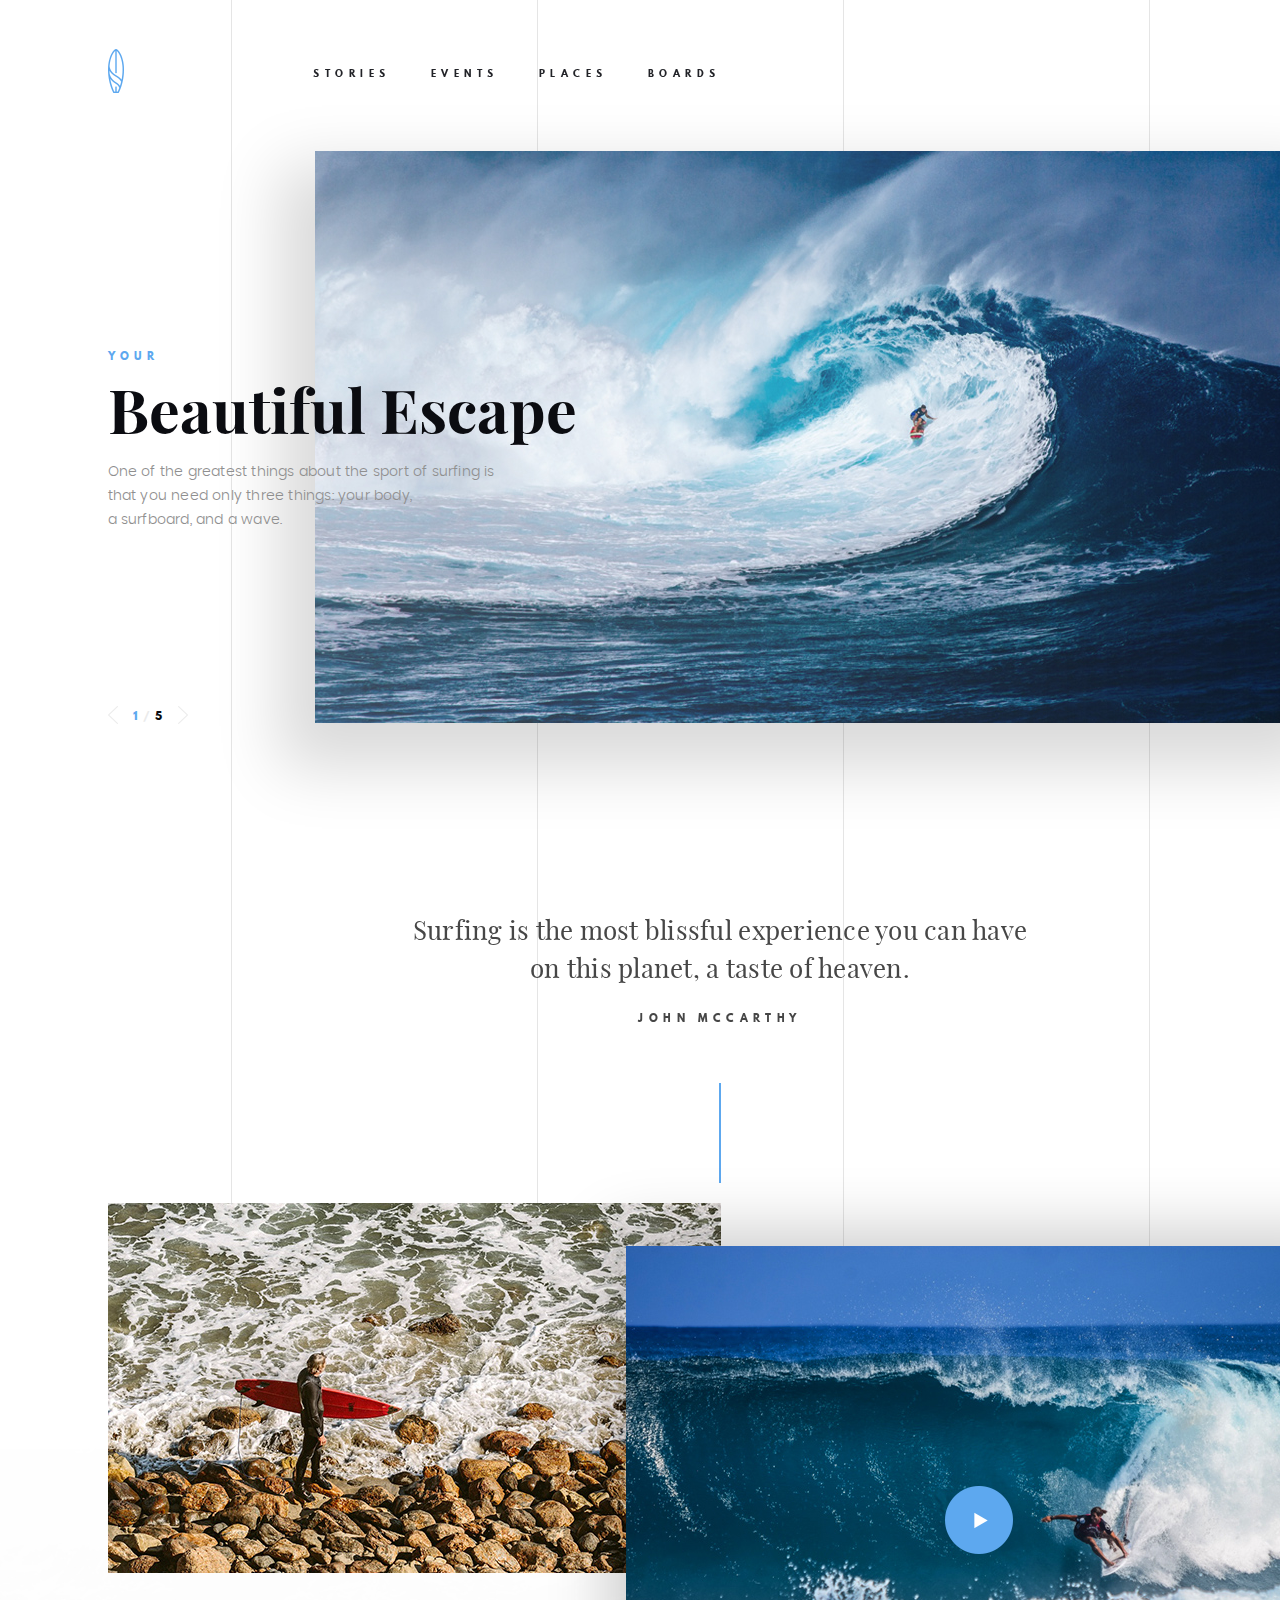
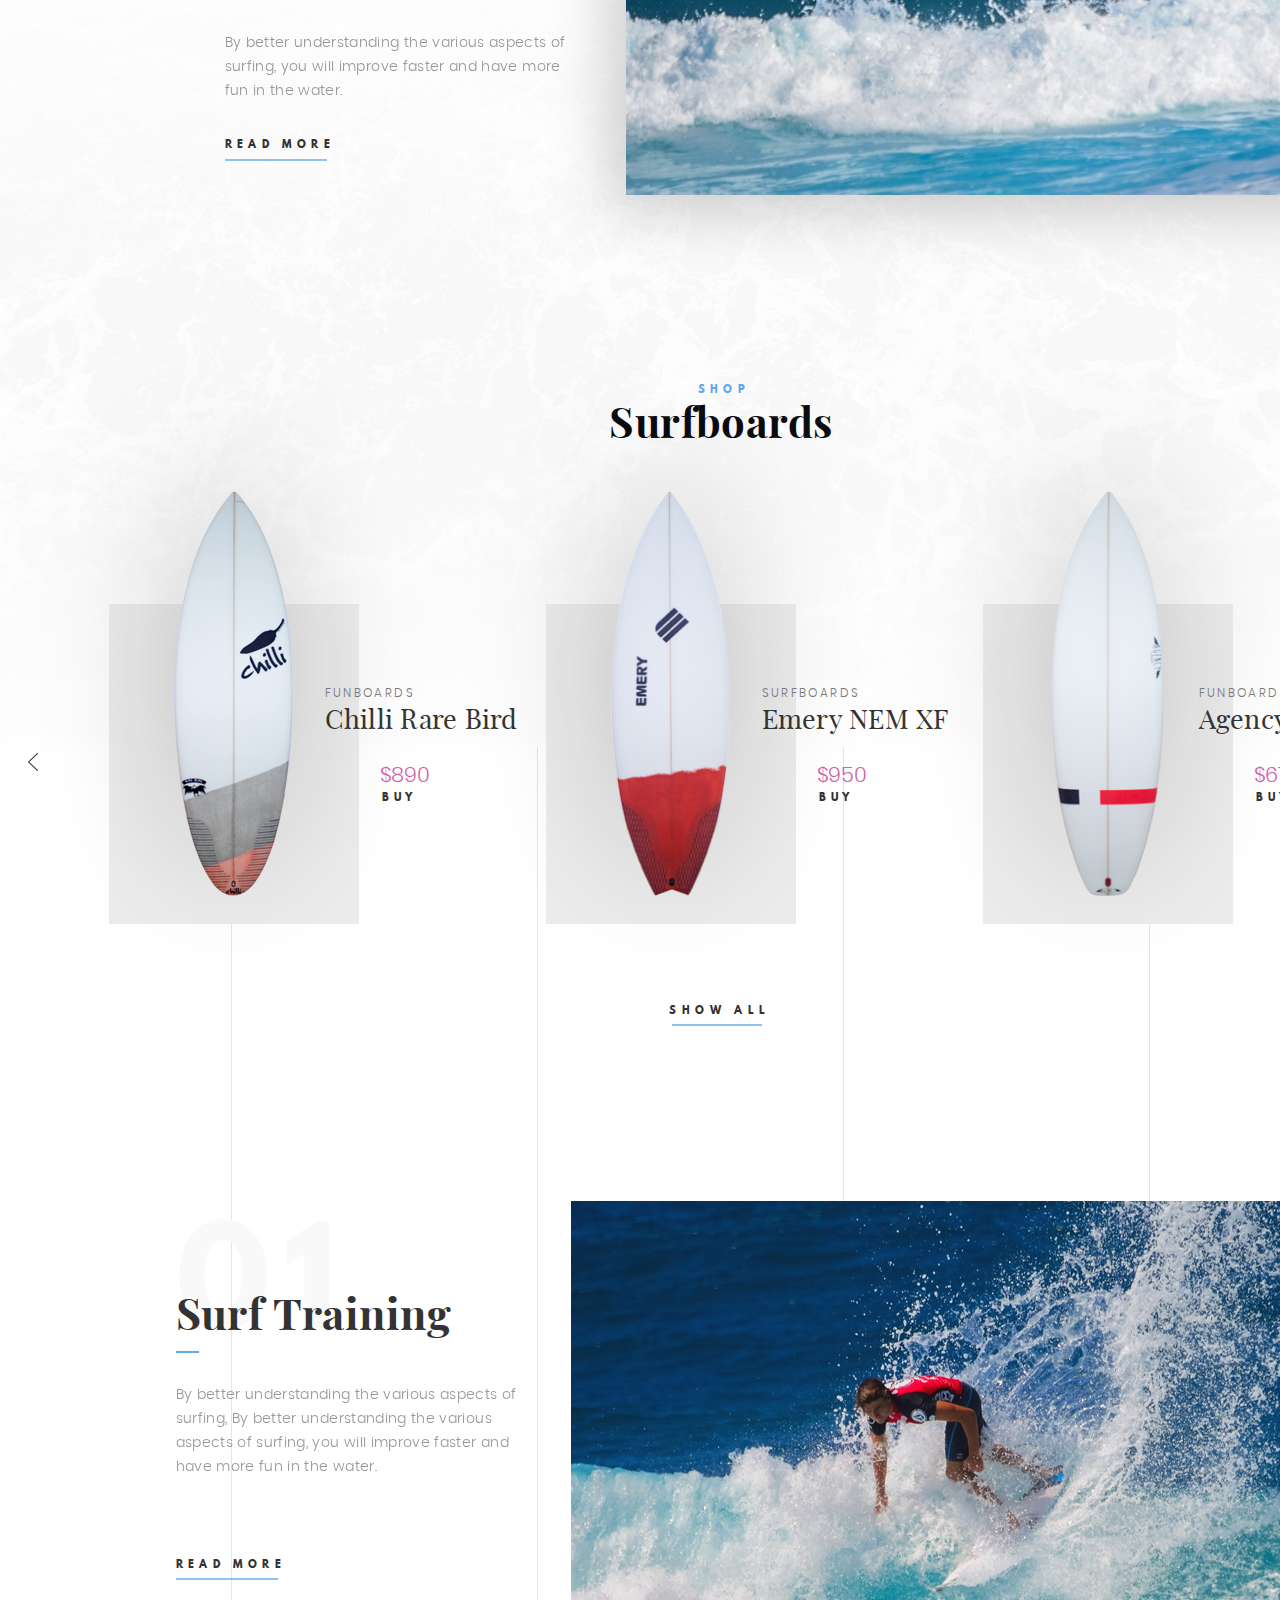
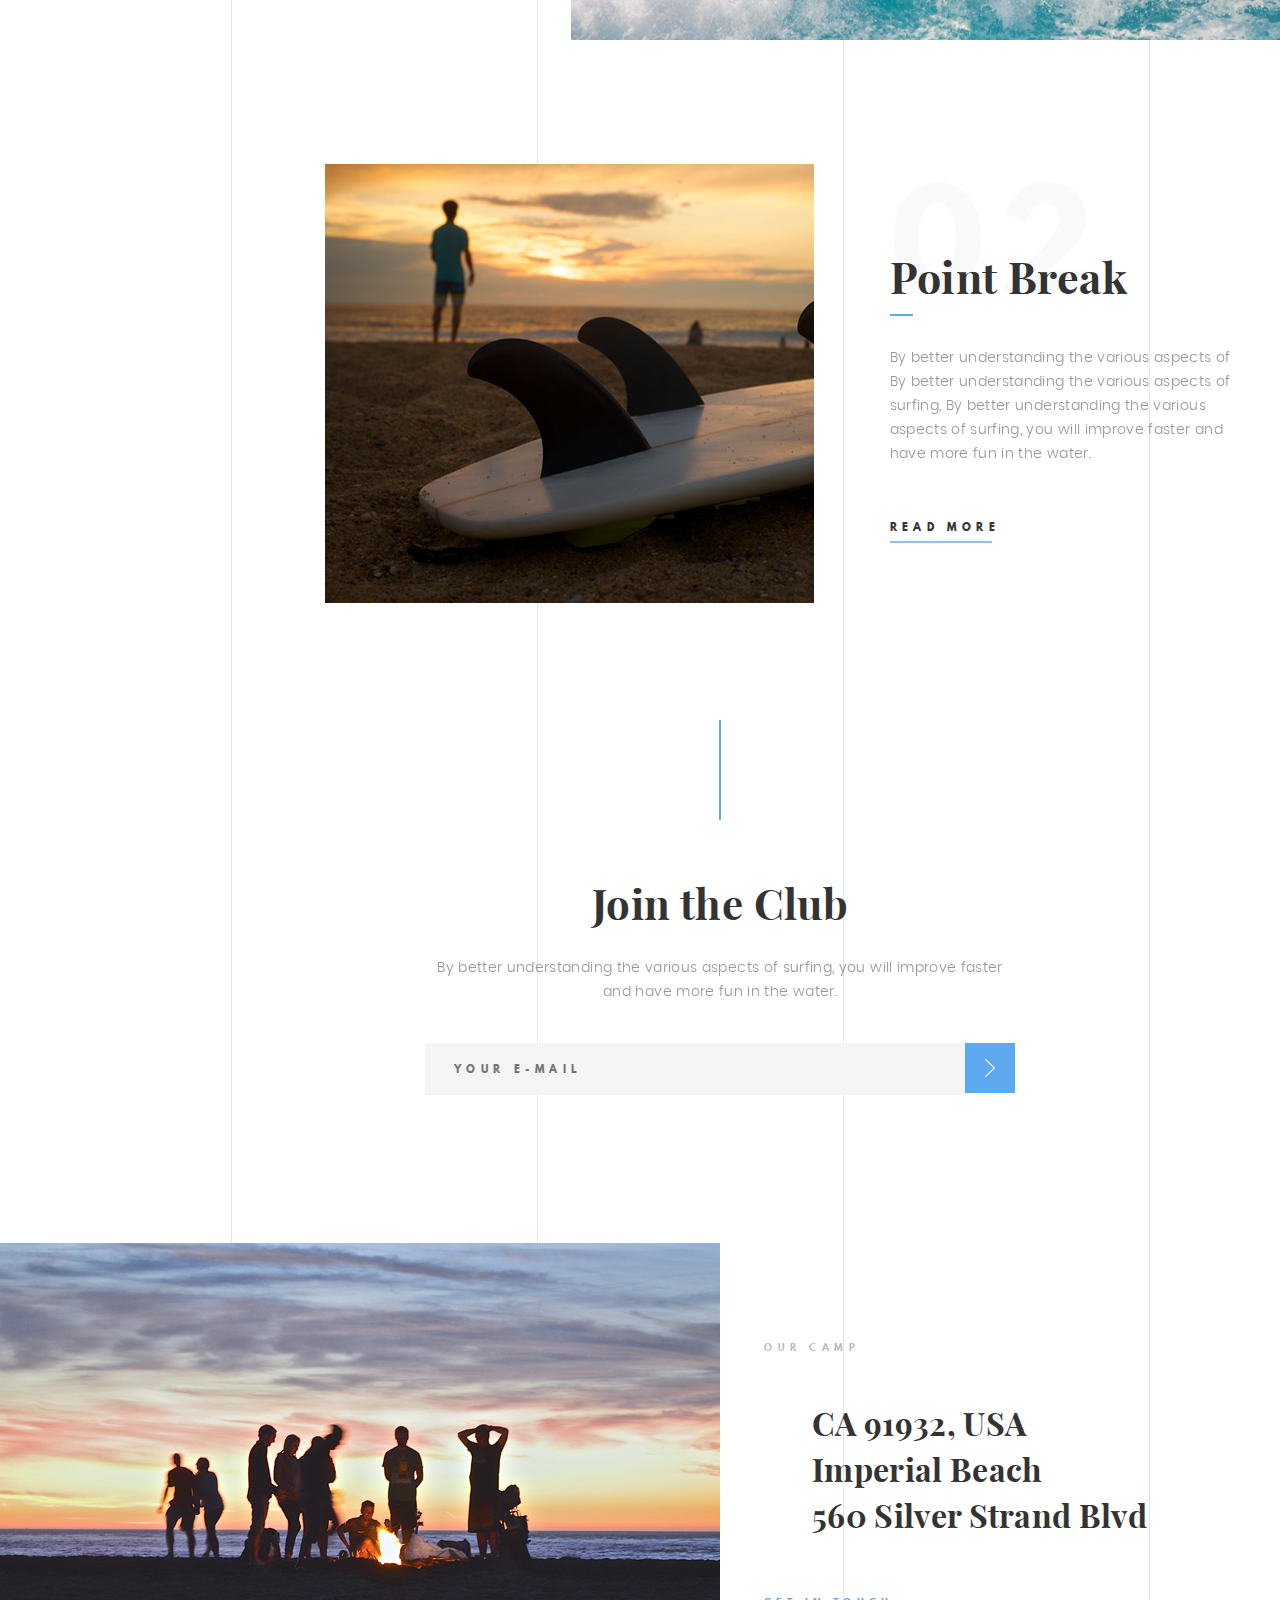
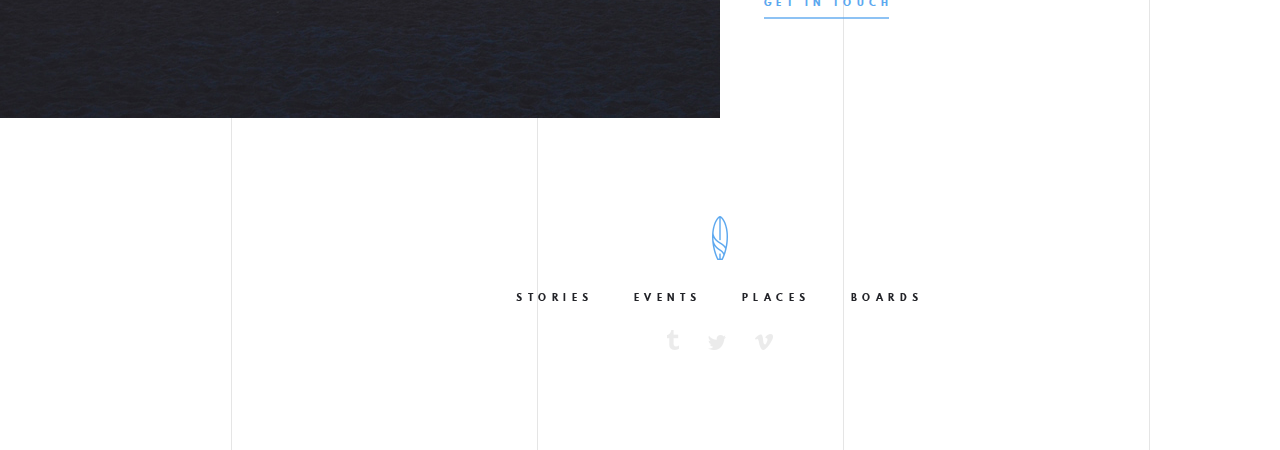
<file: 1/index.html>
<!DOCTYPE html>
<html lang="en">

<head>
	<meta charset="UTF-8">
	<meta name="viewport" content="width=device-width, initial-scale=1.0">
	<meta http-equiv="X-UA-Compatible" content="ie=edge">
	<link rel="stylesheet" href="css/normalize.css">
	<link rel="stylesheet" href="css/fonts.css">
	<link rel="stylesheet" href="css/0_body.css">
	<link rel="stylesheet" href="css/1_nav.css">
	<link rel="stylesheet" href="css/2_title.css">
	<link rel="stylesheet" href="css/3_quote.css">
	<link rel="stylesheet" href="css/4_video.css">
	<link rel="stylesheet" href="css/5_boards.css">
	<link rel="stylesheet" href="css/6_training.css">
	<link rel="stylesheet" href="css/7_joing.css">
	<link rel="stylesheet" href="css/8_address.css">
	<link rel="stylesheet" href="css/9_footer.css">
	<title>Beautiful Escape</title>
</head>

<body>
	<div class="page-background">
		<header>
			<!-- ----------------------navigation------------------------ -->
			<div class="nav-wrapper">
				<div class="logo">
					<a href="#">
						<img src="media/logo.png" alt="Beautiful Escape">
					</a>
				</div>
				<nav class="nav">
					<a class="nav__item" href="#">Stories</a>
					<a class="nav__item" href="#">Events</a>
					<a class="nav__item" href="#">Places</a>
					<a class="nav__item" href="#">Boards</a>
				</nav>
			</div>
			<!-- ----------------------!navigation------------------------ -->
			<!-- -------------------------title------------------------ -->
			<div class="title-wrapper">

				<div class="title-text">
					<p class="pre-title">your</p>
					<h1 class="title">Beautiful Escape</h1>
					<p class="title-description">
						One of the greatest things about the sport of surfing is<br>
						that you need only three things: your body,<br>
						a surfboard, and a wave.
					</p>
				</div>

				<div class="title-gallery">

					<div class="gallery-scroller">
						<a href="#">
							<img src="media/arrow_left.png" alt="scroll left" class="arrows">
						</a>
						<div class="image-counter">
							<span class="item-number_active">1</span>
							<span class="item-number_separator"> /</span>
							<span class="item-number">5</span>
						</div>
						<a href="#">
							<img src="media/arrow_right.png" alt="scroll right" class="arrows">
						</a>
					</div>

					<img class="gallery-item" src="media/surfer.jpeg" alt="Surfers gallery">

				</div>
			</div>
			<!-- -------------------------!title------------------------ -->
		</header>
		<main>
			<!-- -------------------------quote------------------------ -->
			<div class="quote-wrapper">

				<div class="quote">
					<p>
						Surfing is the most blissful experience you can have<br>
						on this planet, a taste of heaven.
					</p>
				</div>

				<div class="author">
					<p>John McCarthy</p>
				</div>

				<div class="blocks-separator"></div>

			</div>
			<!-- -------------------------!quote------------------------ -->
			<!-- --------------------------video------------------------ -->
			<div class="video-wrapper">

				<div class="description-item">
					<img src="media/surfer-2.jpeg" alt="Surfer">
					<div class="video-description">
						<p class="video-description-text">
							By better understanding the various aspects of<br>
							surfing, you will improve faster and have more<br>
							fun in the water.
						</p>
						<a class="read-more" href="#">
							Read More
						</a>
						<div class="underline"></div>
					</div>
				</div>

				<div class="video-item">
					<img src="media/surfer-3_video.jpeg" alt="Video content">
					<a class="play-button" href="#"><img src="media/play_button.png" alt="Play"></a>
				</div>
			</div>
			<!-- -------------------------!video------------------------ -->
			<!-- -------------------------boards------------------------ -->
			<div class="boards-wrapper">
				<p class="boards-pre-title">Shop</p>
				<h1 class="boards-title">Surfboards</h1>
				<div class="boards-slider">
					<a href="#"><img src="media/arrow_left-black.png" alt="scroll-left"></a>
					<div class="board-blocks">
						<div class="board-block">
							<img src="media/surfboard-1.png" alt="surfboard-1">
							<div class="text-block">
								<p class="boardtype">Funboards</p>
								<p class="boardname">Chilli Rare Bird</p>
								<p class="boardprice">$890</p>
								<a class="buy-button" href="#">Buy</a>
							</div>
						</div>
						<div class="board-block">
							<img src="media/surfboard-2.png" alt="surfboard-1">
							<div class="text-block">
								<p class="boardtype">Surfboards</p>
								<p class="boardname">Emery NEM XF</p>
								<p class="boardprice">$950</p>
								<a class="buy-button" href="#">Buy</a>
							</div>
						</div>
						<div class="board-block">
							<img src="media/surfboard-3.png" alt="surfboard-1">
							<div class="text-block">
								<p class="boardtype">Funboards</p>
								<p class="boardname">Agency GROM</p>
								<p class="boardprice">$670</p>
								<a class="buy-button" href="#">Buy</a>
							</div>
						</div>
					</div>
					<a href="#"><img src="media/arrow_right-black.png" alt="scroll-right"></a>
				</div>
				<a class="show-all" href="#">
					Show All
				</a>
				<div class="underline-2"></div>
			</div>
			<!-- -------------------------!boards------------------------ -->
			<!-- -------------------------training------------------------ -->
			<div class="training-wrapper">
				<div class="surf-training">
					<div class="training-text">
						<div class="number">
							01
							<p class="training-title">
								Surf Training
							</p>
						</div>
						<div class="title-underline"></div>
						<p class="text">
							By better understanding the various aspects of<br>
							surfing, By better understanding the various<br>
							aspects of surfing, you will improve faster and<br>
							have more fun in the water.
						</p>
						<a class="read-more" href="#">
							Read More
						</a>
						<div class="underline"></div>
					</div>
					<div>
						<img src="media/surfer-4.jpeg" alt="surfer">
					</div>
				</div>
				<div class="surf-training_2">
					<div class="training-image_2">
						<img src="media/surfer-5.jpeg" alt="surfer">
					</div>
					<div class="training-text">
						<div class="number">
							02
							<p class="training-title">
								Point Break
							</p>
						</div>
						<div class="title-underline"></div>
						<p class="text">
							By better understanding the various aspects of<br>
							By better understanding the various aspects of<br>
							surfing, By better understanding the various<br>
							aspects of surfing, you will improve faster and<br>
							have more fun in the water.
						</p>
						<a class="read-more" href="#">
							Read More
						</a>
						<div class="underline"></div>
					</div>
				</div>
			</div>
			<!-- -------------------------!training------------------------ -->
			<!-- -----------------------joint the club--------------------- -->
			<div class="joint-wrapper">
				<div class="blocks-separator"></div>
				<h1 class="joint">Join the Club</h1>
				<p class="joint-description">
					By better understanding the various aspects of surfing, you will improve faster<br>
					and have more fun in the water.
				</p>
				<div class="joint-input">
					<input type="email" placeholder="Your E-mail">
					<a class="joint-button" href="#"><img src="media/joint_button.png" alt="Joint the Club"></a>
				</div>
			</div>
			<!-- -----------------------! joint the club -------------------- -->
			<!-- --------------------------- address ------------------------ -->
			<div class="address-wrapper">
				<img class="address-image" src="media/surfers_team.jpeg" alt="surfer">
				<div class="address-text">
					<p class="our-camp">
						Our Camp
					</p>
					<div class="address">
						CA 91932, USA<br>
						Imperial Beach<br>
						560 Silver Strand Blvd<br>
					</div>
					<a class="get-in-touch" href="#">
						Get in Touch
					</a>
					<div class="touch-underline"></div>
				</div>
			</div>
			<!-- --------------------------! address ------------------------ -->
		</main>
		<footer>
			<div class="footer-wrapper">
				<a class="footer-logo" href="#">
					<img src="media/logo.png" alt="Beautiful Escape">
				</a>
				<nav class="footer-nav">
					<a class="nav__item" href="#">Stories</a>
					<a class="nav__item" href="#">Events</a>
					<a class="nav__item" href="#">Places</a>
					<a class="nav__item" href="#">Boards</a>
				</nav>
				<div class="social-icons">
					<a href="#"><img src="media/tumblr.png" alt=""></a>
					<a href="#"><img src="media/twitter.png" alt=""></a>
					<a href="#"><img src="media/vimeo.png" alt=""></a>
				</div>
			</div>
		</footer>
	</div>
</body>

</html>
</file>
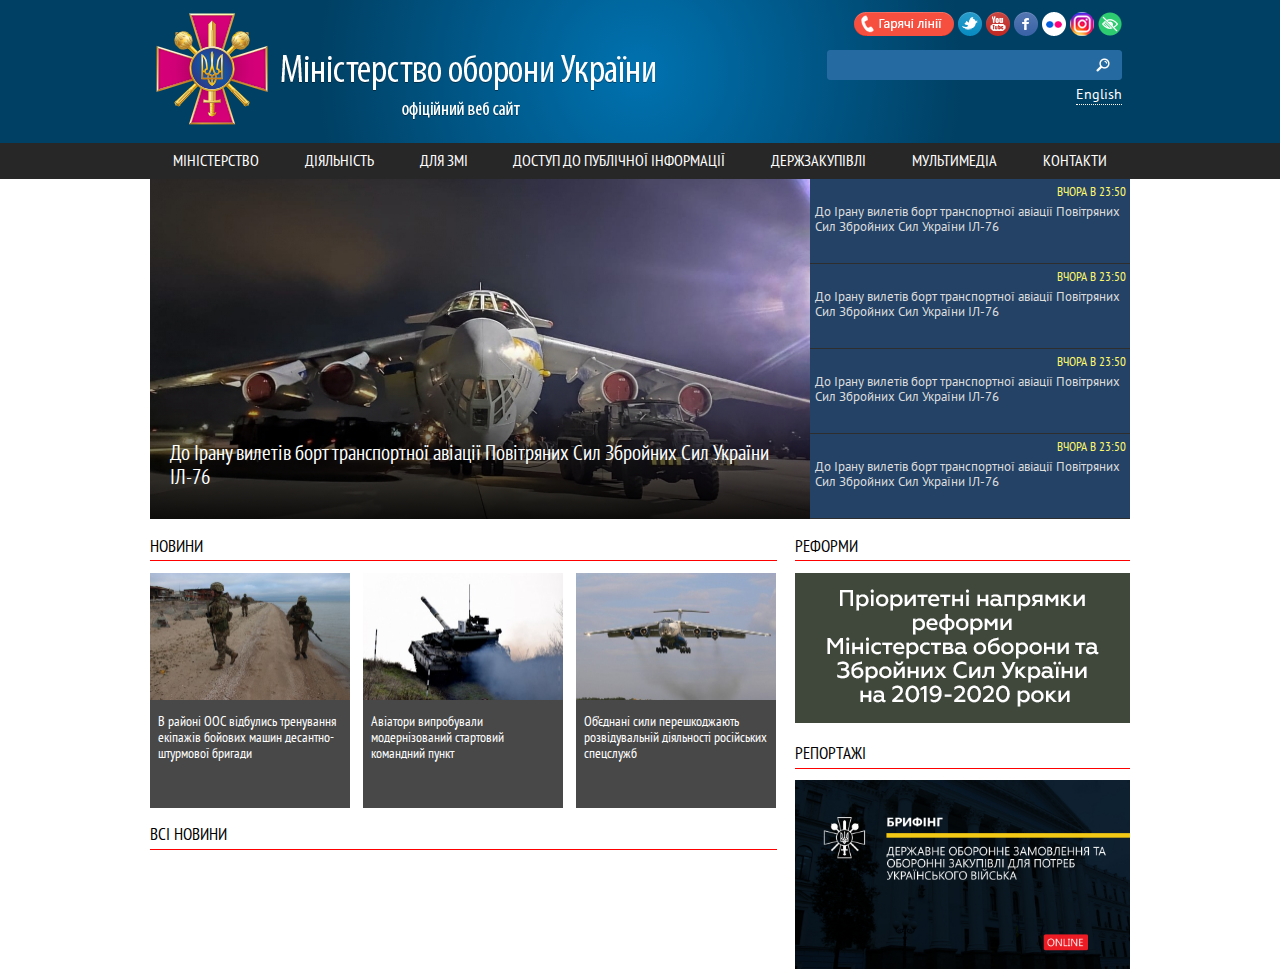
<file: 2/index.html>
<!DOCTYPE html>
<html lang="ua">

<head>
	<meta charset="UTF-8">
	<meta name="viewport" content="width=device-width, initial-scale=1.0">
	<meta http-equiv="X-UA-Compatible" content="ie=edge">
	<link rel="stylesheet" href="css/normalize.css">
	<link rel="stylesheet" href="css/fonts.css">
	<link rel="stylesheet" href="css/0_body.css">
	<link rel="stylesheet" href="css/1_site-header.css">
	<link rel="stylesheet" href="css/2_slider.css">
	<link rel="stylesheet" href="css/3_content.css">
	<title>Міністерство оборони України</title>
</head>

<body>
	<header>
		<div class="site-header">
			<div class="header-container">
				<!-- --------------------------------------------- -->
				<div class="title-container">
					<div id="logo">
						<a href="#"><img src="media/modlogo.svg" alt="site-logo"></a>
					</div>
					<div class="title">
						<img src="media/headertext.png" alt="Міністерство оборони України. Офіційний вебсайт">
					</div>
				</div>
				<!-- --------------------------------------------- -->
				<div class="tools">
					<div class="social">
						<a href="#" target="blank"><img src="media/icons/hotlines.png" alt="hotlines"></a>
						<a href="#" target="blank"><img src="media/icons/twitter.png" alt="twitter"></a>
						<a href="#" target="blank"><img src="media/icons/youtube.png" alt="youtube"></a>
						<a href="#" target="blank"><img src="media/icons/facebook.png" alt="facebook"></a>
						<a href="#" target="blank"><img src="media/icons/flckr.png" alt="flckr"></a>
						<a href="#" target="blank"><img src="media/icons/instagram.png" alt="instagram"></a>
						<a href="#" target="blank"><img src="media/icons/download.png" alt="download"></a>
					</div>
					<!-- ......................................... -->
					<form id="search" method="GET">
						<div id="search-input">
							<input type="text">
						</div>
						<input id="search-button" type="submit" value="">
					</form>
					<!-- ......................................... -->
					<a class="site-language" href="#">English</a>
				</div>
				<!-- --------------------------------------------- -->
			</div>
		</div>
		<!-- ===================================================== -->
		<div class="site-nav">
			<nav>
				<a href="#" target="blank">МІНІСТЕРСТВО</a>
				<a href="#" target="blank">ДІЯЛЬНІСТЬ</a>
				<a href="#" target="blank">ДЛЯ ЗМІ</a>
				<a href="#" target="blank">ДОСТУП ДО ПУБЛІЧНОЇ ІНФОРМАЦІЇ</a>
				<a href="#" target="blank">ДЕРЖЗАКУПІВЛІ</a>
				<a href="#" target="blank">МУЛЬТИМЕДІА</a>
				<a href="#" target="blank">КОНТАКТИ</a>
			</nav>
		</div>
	</header>
	<main>
		<div class="slider-wrapper">
			<div class="slider">
				<img src="media/slider-image.jpg" alt="slider image">
				<div class="slider-item-container">
					<p class="slider-item-title ptsnr">До Ірану вилетів борт транспортної авіації Повітряних Сил Збройних Сил
						України ІЛ-76</p>
				</div>
			</div>
			<div class="selector">
				<div class="select-item">
					<h5 class="select-item-header ptsnr">Вчора в 23:50</h5>
					<p class="select-item-content ptsr">До Ірану вилетів борт транспортної авіації Повітряних Сил
						Збройних
						Сил України ІЛ-76</p>
				</div>
				<div class="select-item">
					<h5 class="select-item-header ptsnr">Вчора в 23:50</h5>
					<p class="select-item-content ptsr">До Ірану вилетів борт транспортної авіації Повітряних Сил
						Збройних
						Сил України ІЛ-76</p>
				</div>
				<div class="select-item">
					<h5 class="select-item-header ptsnr">Вчора в 23:50</h5>
					<p class="select-item-content ptsr">До Ірану вилетів борт транспортної авіації Повітряних Сил
						Збройних
						Сил України ІЛ-76</p>
				</div>
				<div class="select-item">
					<h5 class="select-item-header ptsnr">Вчора в 23:50</h5>
					<p class="select-item-content ptsr">До Ірану вилетів борт транспортної авіації Повітряних Сил
						Збройних
						Сил України ІЛ-76</p>
				</div>
			</div>
		</div>
		<div class="content-wrapper">
			<!-- ======================================= -->
			<div class="content-left">
				<!-- ----------------------------------- -->
				<div class="news-block">
					<div class="news-block-header ptsnr">
						<h1>Новини</h1>
					</div>
					<div class="photo-news-content">
						<div class="photo-news">
							<div class="photo">
								<img src="media/news-gallery-img-1.jpg" alt="photo-news item">
							</div>
							<div class="photo-title ptsnr">
								<p>В районі ООС відбулись тренування екіпажів бойових машин десантно-штурмової бригади
								</p>
							</div>
						</div>
						<div class="photo-news">
							<div class="photo">
								<img src="media/news-gallery-img-2.jpg" alt="photo-news item">
							</div>
							<div class="photo-title ptsnr">
								<p>Авіатори випробували модернізований стартовий командний пункт
								</p>
							</div>
						</div>
						<div class="photo-news">
							<div class="photo">
								<img src="media/news-gallery-img-3.jpg" alt="photo-news item">
							</div>
							<div class="photo-title ptsnr">
								<p>Об’єднані сили перешкоджають розвідувальній діяльності російських спецслужб
								</p>
							</div>
						</div>
					</div>
					<div class="news-block-header ptsnr">
						<h1>Всі новини</h1>
					</div>
					<div class="all-news-content">
						
					</div>
				</div>
			</div>

			<!-- ======================================= -->
			<div class="content-right">
				<div class="chapter">
					<div class="chapter-header ptsnr">
						<h1>Реформи</h1>
					</div>
					<div class="chapter-content">
						<img src="media/reformy.png" alt="chapter item">
					</div>
				</div>
				<div class="chapter">
					<div class="chapter-header ptsnr">
						<h1>Репортажі</h1>
					</div>
					<div class="chapter-content">
						<img src="media/reportage.png" alt="chapter item">
					</div>
				</div>

			</div>

		</div>

	</main>
	<footer>

	</footer>
</body>

</html>
</file>
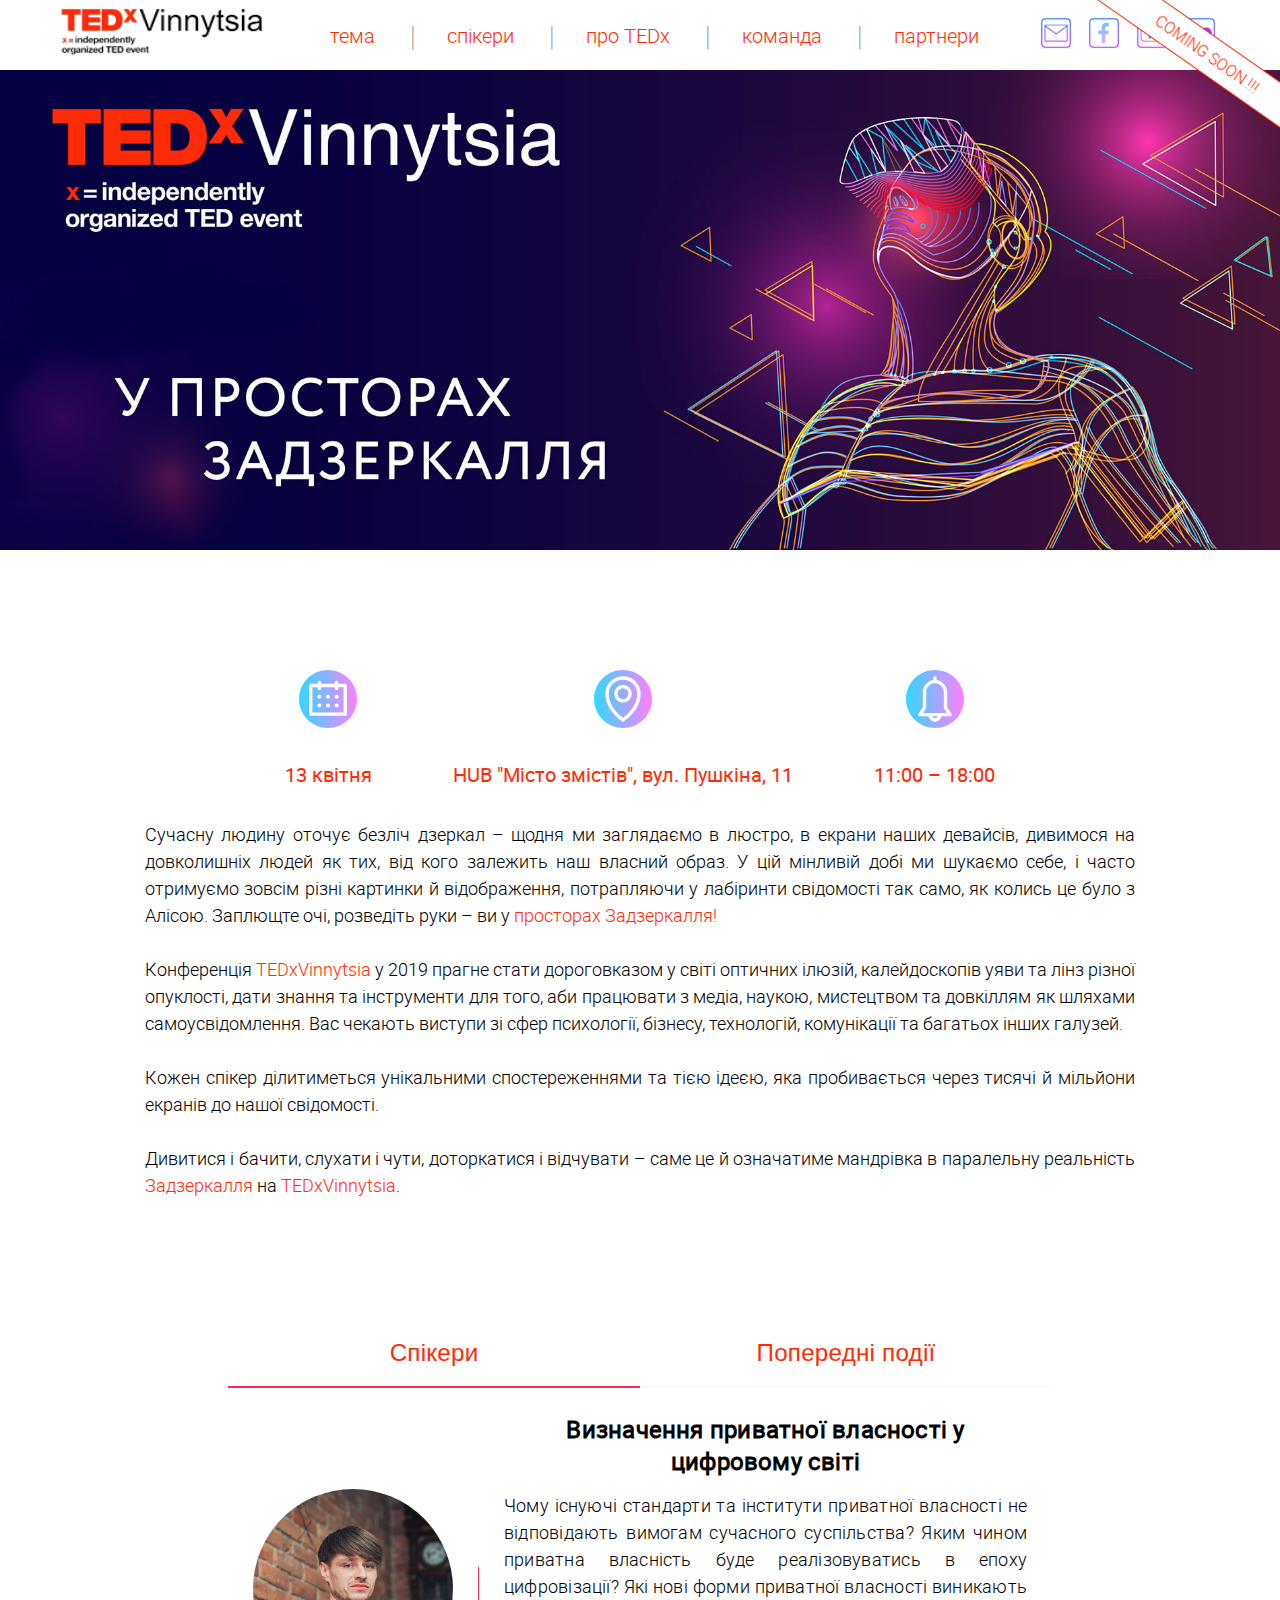
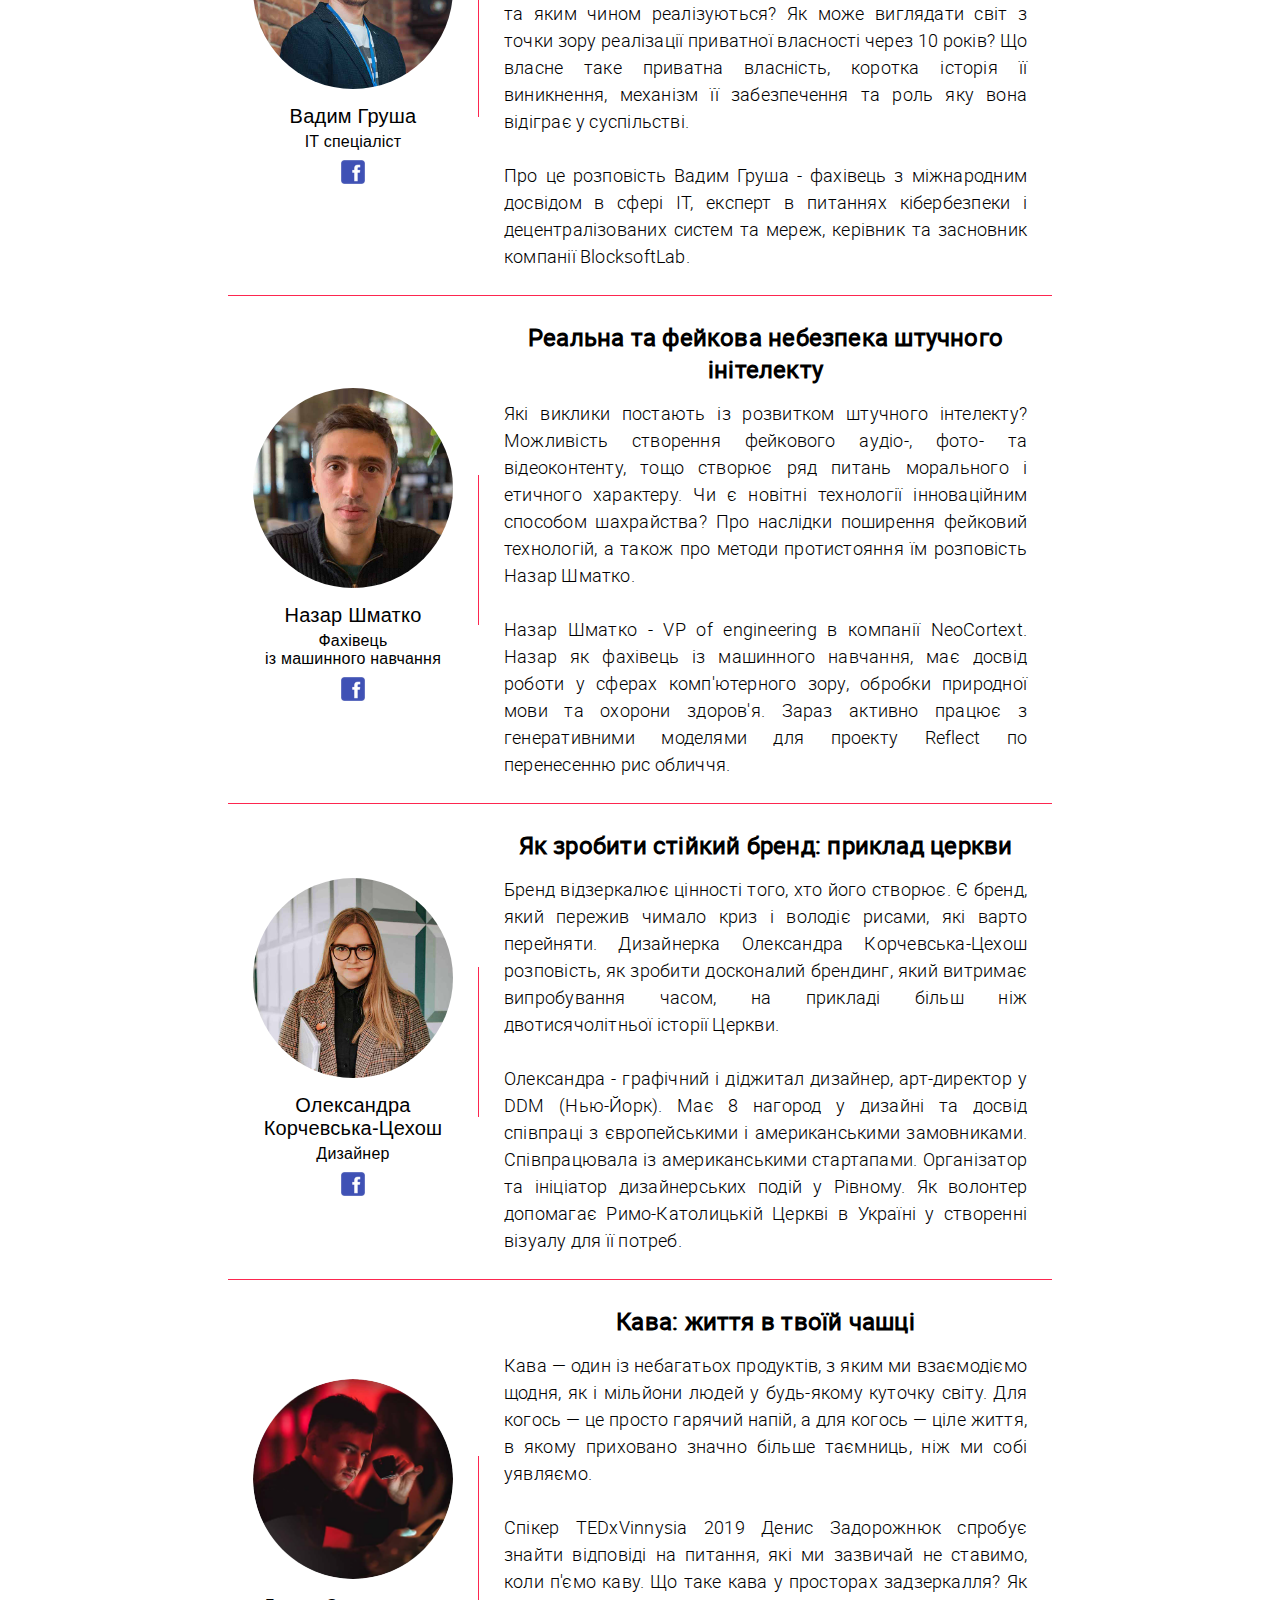
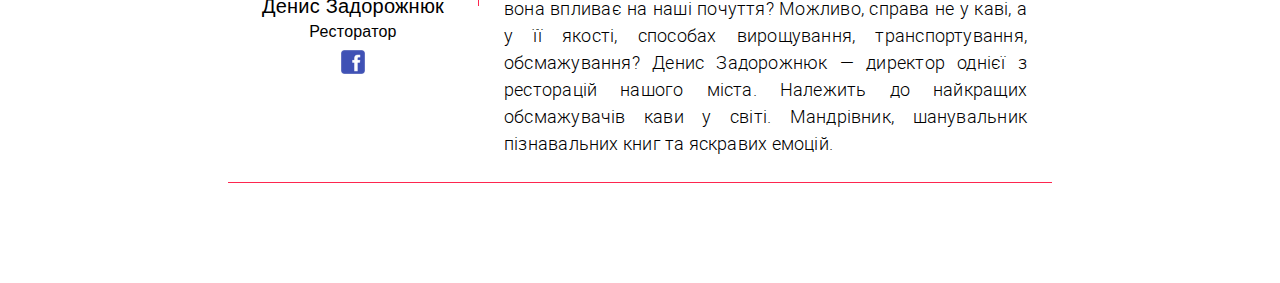
<file: 3/index.html>
<!DOCTYPE html>
<html lang="ua">

<head>
	<meta charset="UTF-8">
	<meta name="viewport" content="width=device-width, initial-scale=1.0">
	<meta http-equiv="X-UA-Compatible" content="ie=edge">
	<title>TEDxVinnytsia</title>
	<link rel="stylesheet" href="css/normalize.css">
	<link rel="stylesheet" href="css/fonts.css">
	<link rel="stylesheet" href="css/body.css">
	<link rel="stylesheet" href="css/styles.css">
	<link rel="shortcut icon" type="image/png" href="media/icons/favicon.png" />

</head>

<body>
	<header>
		<div class="header-wrapper">
			<div class="container rl">
				<div class="logo">
					<img src="media/TEDx_logo_RGB_small.png" alt="TEDxVinnytsia">
				</div>
				<nav>
					<a href="#">тема</a>
					<a href="#">спікери</a>
					<a href="#">про TEDx</a>
					<a href="#">команда</a>
					<a href="#">партнери</a>
				</nav>
				<div class="icons">
					<a href="mailto:info@tedxvinnytsia.com" target="blank"><img src="media/icons/mail-fluo.png"
							alt="e-mail"></a>
					<a href="https://www.facebook.com/TEDxVinnytsia" target="blank"><img
							src="media/icons/facebook-fluo-2.png" alt="Facebook"></a>
					<a href="https://www.youtube.com/user/TEDxTalks/search?query=tedxvinnytsia" target="blank"><img
							src="media/icons/play-button-fluo.png" alt="Youtube"></a>
					<a href="https://www.flickr.com/photos/77334834@N07/albums" target="blank"><img
							src="media/icons/flickr-fluo-2.png" alt="Flickr"></a>
				</div>
			</div>
		</div>

	</header>

	<main>
		<div class="title"></div>
		<!-- ====================================================================== -->



		<!-- ====================================================================== -->
		<div class="anounce">
			<div class="anounce-container">
				<div class="anounce-parts">
					<img src="media/icons/calendar.svg" alt="Event date">
					<div class="anounce-content">
						<p>13 квітня</p>
					</div>
				</div>
				<div class="anounce-parts">
					<img src="media/icons/pin.svg" alt="Event place">
					<div class="anounce-content">
						<a
							href="https://www.google.com.ua/maps/place/%D0%B2%D1%83%D0%BB%D0%B8%D1%86%D1%8F+%D0%9F%D1%83%D1%88%D0%BA%D1%96%D0%BD%D0%B0,+11,+%D0%92%D1%96%D0%BD%D0%BD%D0%B8%D1%86%D1%8F,+%D0%92%D1%96%D0%BD%D0%BD%D0%B8%D1%86%D1%8C%D0%BA%D0%B0+%D0%BE%D0%B1%D0%BB%D0%B0%D1%81%D1%82%D1%8C,+21000/@49.2306415,28.4650742,16.44z/data=!4m5!3m4!1s0x472d5b7a4b3ffb99:0x63ff22546c2aa25a!8m2!3d49.2304787!4d28.467745">HUB
							"Місто змістів", вул. Пушкіна, 11
						</a>
					</div>
				</div>
				<div class="anounce-parts">
					<img src="media/icons/bell.svg" alt="Event time">
					<div class="anounce-content">
						11:00 – 18:00
					</div>

				</div>
			</div>
			<div class="anounce-text">
				<p>
					Сучасну людину оточує безліч дзеркал – щодня ми заглядаємо в люстро, в екрани наших девайсів,
					дивимося на довколишніх людей як тих, від кого залежить наш власний образ. У цій мінливій добі ми
					шукаємо себе, і часто отримуємо зовсім різні картинки й відображення, потрапляючи у лабіринти
					свідомості так само, як колись це було з Алісою. Заплющте очі, розведіть руки – ви у
					<span class="highlighted">просторах Задзеркалля!</span>
					<br>
					<br>
					Конференція <span class="highlighted">TEDxVinnytsia</span> у 2019 прагне стати дороговказом у світі
					оптичних ілюзій, калейдоскопів
					уяви та лінз різної опуклості, дати знання та інструменти для того, аби працювати з медіа, наукою,
					мистецтвом та довкіллям як шляхами самоусвідомлення. Вас чекають виступи зі сфер психології,
					бізнесу, технологій, комунікації та багатьох інших галузей.
					<br>
					<br>
					Кожен спікер ділитиметься унікальними спостереженнями та тією ідеєю, яка пробивається через тисячі й
					мільйони екранів до нашої свідомості.
					<br>
					<br>
					Дивитися і бачити, слухати і чути, доторкатися і відчувати – саме це й означатиме мандрівка в
					паралельну реальність <span class="highlighted">Задзеркалля</span> на
					<span class="highlighted">TEDxVinnytsia</span>.
				</p>
			</div>
		</div>
		<!-- TABS============================================== -->

		<div class="corner">COMING SOON !!!</div>

		<div class="tabs">
			<div class="tab-2">
				<label for="tab2-1">Спікери</label>
				<input id="tab2-1" name="tabs-two" type="radio" checked="checked">
				<!-- <h4>Tab One</h4> -->
				<div class="speaker-wrapper">
					<div class="speaker-item">
						<div class="speaker-id">
							<div class="speaker-photo">
								<img src="media/speakers/Hrusha.jpg" alt="Вадим Груша">
							</div>
							<div class="speaker-name">
								<p>Вадим Груша</p>
							</div>
							<div class="speaker-title">
								<p>IT спеціаліст</p>
							</div>
							<a class="speaker-social" href="https://www.facebook.com/vadym.hrusha" target="blank">
								<img src="media/icons/facebook-48.png" alt="facebook">
							</a>
						</div>
						<div class="speaker-content-devider"></div>
						<div class="speaker-spitch">
							<div class="spitch-title rr">
								<h2>Визначення приватної власності у цифровому світі</h2>
							</div>
							<div class="spitch-summary rl">
								<p>
									Чому існуючі стандарти та інститути приватної власності не відповідають вимогам
									сучасного суспільства? Яким чином приватна власність буде реалізовуватись в епоху
									цифровізації? Які нові форми приватної власності виникають та яким чином
									реалізуються? Як може виглядати світ з точки зору реалізації приватної власності
									через 10 років? Що власне таке приватна власність, коротка історія її виникнення,
									механізм її забезпечення та роль яку вона відіграє у суспільстві.<br><br>
									Про це розповість Вадим Груша - фахівець з міжнародним досвідом в сфері ІТ, експерт
									в питаннях кібербезпеки і децентралізованих систем та мереж, керівник та засновник
									компанії BlocksoftLab.
								</p>
							</div>
						</div>
					</div>
					<div class="speaker-item-devider"></div>
					<!-- ---------------------------------------------------------------------------------------------------- -->
					<div class="speaker-item">
						<div class="speaker-id">
							<div class="speaker-photo">
								<img src="media/speakers/Shmatko.jpg" alt="Назар Шматко">
							</div>
							<div class="speaker-name">
								<p>Назар Шматко</p>
							</div>
							<div class="speaker-title">
								<p>Фахівець<br>із машинного навчання</p>
							</div>
							<a class="speaker-social" href="https://www.facebook.com/profile.php?id=100001589621411"
								target="blank">
								<img src="media/icons/facebook-48.png" alt="facebook">
							</a>
						</div>
						<div class="speaker-content-devider"></div>
						<div class="speaker-spitch">
							<div class="spitch-title rr">
								<h2>Реальна та фейкова небезпека штучного інітелекту</h2>
							</div>
							<div class="spitch-summary rl">
								<p>
									Які виклики постають із розвитком штучного інтелекту? Можливість створення фейкового
									аудіо-, фото- та відеоконтенту, тощо створює ряд питань морального і етичного
									характеру. Чи є новітні технології інноваційним способом шахрайства? Про наслідки
									поширення фейковий технологій, а також про методи протистояння їм розповість Назар
									Шматко.<br><br>
									Назар Шматко - VP of engineering в компанії NeoCortext. Назар як фахівець із
									машинного навчання, має досвід роботи у сферах комп'ютерного зору, обробки природної
									мови та охорони здоров'я. Зараз активно працює з генеративними моделями для проекту
									Reflect по перенесенню рис обличчя.
								</p>
							</div>
						</div>
					</div>
					<div class="speaker-item-devider"></div>
					<!-- ---------------------------------------------------------------------------------------------------- -->
					<div class="speaker-item">
						<div class="speaker-id">
							<div class="speaker-photo">
								<img src="media/speakers/Korchevska.jpg" alt="Олександра Корчевська-Цехош">
							</div>
							<div class="speaker-name">
								<p>Олександра Корчевська-Цехош</p>
							</div>
							<div class="speaker-title">
								<p>Дизайнер</p>
							</div>
							<a class="speaker-social" href="https://www.facebook.com/alexkorchevski" target="blank">
								<img src="media/icons/facebook-48.png" alt="facebook">
							</a>
						</div>
						<div class="speaker-content-devider"></div>
						<div class="speaker-spitch">
							<div class="spitch-title rr">
								<h2>Як зробити стійкий бренд: приклад церкви</h2>
							</div>
							<div class="spitch-summary rl">
								<p>
									Бренд відзеркалює цінності того, хто його створює. Є бренд, який пережив чимало криз
									і володіє рисами, які варто перейняти. Дизайнерка Олександра Корчевська-Цехош
									розповість, як зробити досконалий брендинг, який витримає випробування часом, на
									прикладі більш ніж двотисячолітньої історії Церкви.<br><br>
									Олександра - графічний і діджитал дизайнер, арт-директор у DDM (Нью-Йорк). Має 8
									нагород у дизайні та досвід співпраці з європейськими і американськими замовниками.
									Співпрацювала із американськими стартапами. Організатор та ініціатор дизайнерських
									подій у Рівному. Як волонтер допомагає Римо-Католицькій Церкві в Україні у створенні
									візуалу для її потреб.
								</p>
							</div>
						</div>
					</div>
					<div class="speaker-item-devider"></div>
					<!-- ---------------------------------------------------------------------------------------------------- -->
					<div class="speaker-item">
						<div class="speaker-id">
							<div class="speaker-photo">
								<img src="media/speakers/zadorozhniuk.jpg" alt="Денис Задорожнюк">
							</div>
							<div class="speaker-name">
								<p>Денис Задорожнюк</p>
							</div>
							<div class="speaker-title">
								<p>Ресторатор</p>
							</div>
							<a class="speaker-social" href="https://www.facebook.com/den.gray.73"
								target="blank">
								<img src="media/icons/facebook-48.png" alt="facebook">
							</a>
						</div>
						<div class="speaker-content-devider"></div>
						<div class="speaker-spitch">
							<div class="spitch-title rr">
								<h2>Кава: життя в твоїй чашці</h2>
							</div>
							<div class="spitch-summary rl">
								<p>
									Кава — один із небагатьох продуктів, з яким ми взаємодіємо щодня, як і мільйони
									людей у будь-якому куточку світу. Для когось — це просто гарячий напій, а для когось
									— ціле життя, в якому приховано значно більше таємниць, ніж ми собі уявляємо.
									<br><br>
									Спікер TEDxVinnysia 2019 Денис Задорожнюк спробує знайти відповіді на питання, які
									ми зазвичай не ставимо, коли п'ємо каву. Що таке кава у просторах задзеркалля? Як
									вона впливає на наші почуття? Можливо, справа не у каві, а у її якості, способах
									вирощування, транспортування, обсмажування? Денис Задорожнюк — директор однієї з
									ресторацій нашого міста. Належить до найкращих обсмажувачів кави у світі.
									Мандрівник, шанувальник пізнавальних книг та яскравих емоцій.
								</p>
							</div>
						</div>
					</div>
					<div class="speaker-item-devider"></div>
				</div>
			</div>
			<div class="tab-2">
				<label for="tab2-2">Попередні події</label>
				<input id="tab2-2" name="tabs-two" type="radio">
				<div>
					<!-- <h4>Tab Two</h4> -->
					<p>Quisque sit amet turpis leo. Maecenas sed dolor mi. Pellentesque varius elit in neque ornare
					   commodo ac non tellus. Mauris id iaculis quam. Donec eu felis quam. Morbi tristique lorem eget
					   iaculis consectetur. Class aptent taciti sociosqu ad litora torquent per conubia nostra, per
					   inceptos himenaeos. Aenean at tellus eget risus tempus ultrices. Nam condimentum nisi enim,
					   scelerisque faucibus lectus sodales at.</p>
				</div>
			</div>
		</div>

	</main>


	<footer>

	</footer>
</body>

</html>
</file>
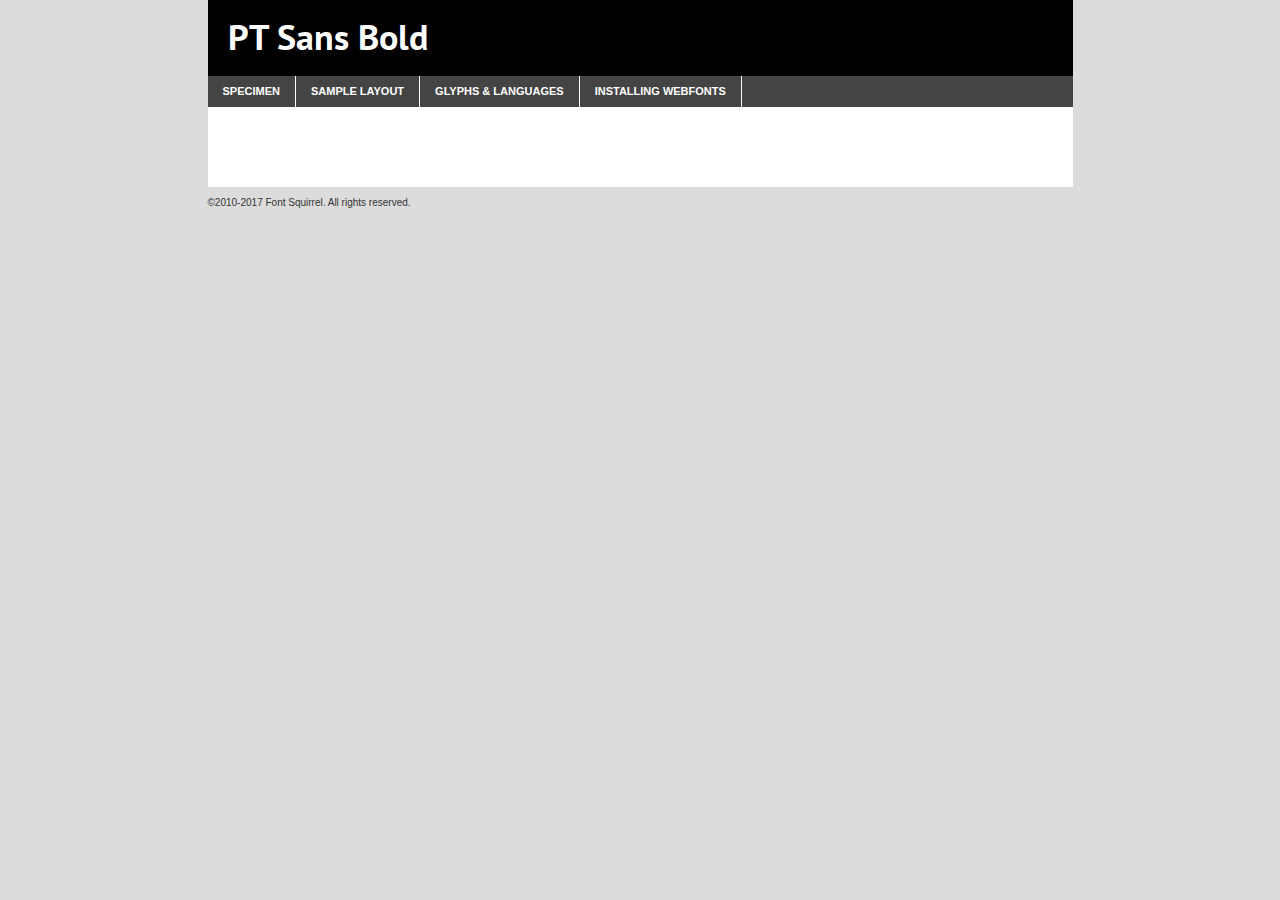
<file: 2/fonts/webfontkit-20200109-105140/ptsans-bold-demo.html>
<!DOCTYPE html PUBLIC "-//W3C//DTD XHTML 1.0 Transitional//EN"
	"http://www.w3.org/TR/xhtml1/DTD/xhtml1-transitional.dtd">

<html xmlns="http://www.w3.org/1999/xhtml" xml:lang="en" lang="en">
<head>
	<meta http-equiv="Content-Type" content="text/html; charset=utf-8" />
	<script src="http://ajax.googleapis.com/ajax/libs/jquery/1.7.2/jquery.min.js" type="text/javascript" charset="utf-8"></script>
	<script type="text/javascript">
	(function($){$.fn.easyTabs=function(option){var param=jQuery.extend({fadeSpeed:"fast",defaultContent:1,activeClass:'active'},option);$(this).each(function(){var thisId="#"+this.id;if(param.defaultContent==''){param.defaultContent=1;}
	if(typeof param.defaultContent=="number")
	{var defaultTab=$(thisId+" .tabs li:eq("+(param.defaultContent-1)+") a").attr('href').substr(1);}else{var defaultTab=param.defaultContent;}
	$(thisId+" .tabs li a").each(function(){var tabToHide=$(this).attr('href').substr(1);$("#"+tabToHide).addClass('easytabs-tab-content');});hideAll();changeContent(defaultTab);function hideAll(){$(thisId+" .easytabs-tab-content").hide();}
	function changeContent(tabId){hideAll();$(thisId+" .tabs li").removeClass(param.activeClass);$(thisId+" .tabs li a[href=#"+tabId+"]").closest('li').addClass(param.activeClass);if(param.fadeSpeed!="none")
	{$(thisId+" #"+tabId).fadeIn(param.fadeSpeed);}else{$(thisId+" #"+tabId).show();}}
	$(thisId+" .tabs li").click(function(){var tabId=$(this).find('a').attr('href').substr(1);changeContent(tabId);return false;});});}})(jQuery);
	</script>
	<link rel="stylesheet" href="specimen_files/specimen_stylesheet.css" type="text/css" charset="utf-8" />
	<link rel="stylesheet" href="stylesheet.css" type="text/css" charset="utf-8" />

	<style type="text/css">
					body{
				font-family: 'pt_sansbold';
							}
		</style>

	<title>PT Sans Bold Specimen</title>
	
	
	<script type="text/javascript" charset="utf-8">
		$(document).ready(function() {
			$('#container').easyTabs({defaultContent:1});
		});
	</script>
</head>

<body>
<div id="container">
	<div id="header">
		PT Sans Bold	</div>
	<ul class="tabs">
		<li><a href="#specimen">Specimen</a></li>
		<li><a href="#layout">Sample Layout</a></li>
				<li><a href="#glyphs">Glyphs &amp; Languages</a></li>
		<li><a href="#installing">Installing Webfonts</a></li>
		
	</ul>
	
	<div id="main_content">

		
			<div id="specimen">
		
				<div class="section">
					<div class="grid12 firstcol">
						<div class="huge">AaBb</div>
					</div>
				</div>
		
				<div class="section">
					<div class="glyph_range">A&#x200B;B&#x200b;C&#x200b;D&#x200b;E&#x200b;F&#x200b;G&#x200b;H&#x200b;I&#x200b;J&#x200b;K&#x200b;L&#x200b;M&#x200b;N&#x200b;O&#x200b;P&#x200b;Q&#x200b;R&#x200b;S&#x200b;T&#x200b;U&#x200b;V&#x200b;W&#x200b;X&#x200b;Y&#x200b;Z&#x200b;a&#x200b;b&#x200b;c&#x200b;d&#x200b;e&#x200b;f&#x200b;g&#x200b;h&#x200b;i&#x200b;j&#x200b;k&#x200b;l&#x200b;m&#x200b;n&#x200b;o&#x200b;p&#x200b;q&#x200b;r&#x200b;s&#x200b;t&#x200b;u&#x200b;v&#x200b;w&#x200b;x&#x200b;y&#x200b;z&#x200b;1&#x200b;2&#x200b;3&#x200b;4&#x200b;5&#x200b;6&#x200b;7&#x200b;8&#x200b;9&#x200b;0&#x200b;&amp;&#x200b;.&#x200b;,&#x200b;?&#x200b;!&#x200b;&#64;&#x200b;(&#x200b;)&#x200b;#&#x200b;$&#x200b;%&#x200b;*&#x200b;+&#x200b;-&#x200b;=&#x200b;:&#x200b;;</div>
				</div>
				<div class="section">
					<div class="grid12 firstcol">
						<table class="sample_table">
							<tr><td>10</td><td class="size10">abcdefghijklmnopqrstuvwxyzABCDEFGHIJKLMNOPQRSTUVWXYZ0123456789abcdefghijklmnopqrstuvwxyzABCDEFGHIJKLMNOPQRSTUVWXYZ0123456789abcdefghijklmnopqrstuvwxyzABCDEFGHIJKLMNOPQRSTUVWXYZ</td></tr>
							<tr><td>11</td><td class="size11">abcdefghijklmnopqrstuvwxyzABCDEFGHIJKLMNOPQRSTUVWXYZ0123456789abcdefghijklmnopqrstuvwxyzABCDEFGHIJKLMNOPQRSTUVWXYZ0123456789abcdefghijklmnopqrstuvwxyzABCDEFGHIJKLMNOPQRSTUVWXYZ</td></tr>
							<tr><td>12</td><td class="size12">abcdefghijklmnopqrstuvwxyzABCDEFGHIJKLMNOPQRSTUVWXYZ0123456789abcdefghijklmnopqrstuvwxyzABCDEFGHIJKLMNOPQRSTUVWXYZ0123456789abcdefghijklmnopqrstuvwxyzABCDEFGHIJKLMNOPQRSTUVWXYZ</td></tr>
							<tr><td>13</td><td class="size13">abcdefghijklmnopqrstuvwxyzABCDEFGHIJKLMNOPQRSTUVWXYZ0123456789abcdefghijklmnopqrstuvwxyzABCDEFGHIJKLMNOPQRSTUVWXYZ0123456789abcdefghijklmnopqrstuvwxyzABCDEFGHIJKLMNOPQRSTUVWXYZ</td></tr>
							<tr><td>14</td><td class="size14">abcdefghijklmnopqrstuvwxyzABCDEFGHIJKLMNOPQRSTUVWXYZ0123456789abcdefghijklmnopqrstuvwxyzABCDEFGHIJKLMNOPQRSTUVWXYZ0123456789abcdefghijklmnopqrstuvwxyzABCDEFGHIJKLMNOPQRSTUVWXYZ</td></tr>
							<tr><td>16</td><td class="size16">abcdefghijklmnopqrstuvwxyzABCDEFGHIJKLMNOPQRSTUVWXYZ0123456789abcdefghijklmnopqrstuvwxyzABCDEFGHIJKLMNOPQRSTUVWXYZ</td></tr>
							<tr><td>18</td><td class="size18">abcdefghijklmnopqrstuvwxyzABCDEFGHIJKLMNOPQRSTUVWXYZ0123456789abcdefghijklmnopqrstuvwxyzABCDEFGHIJKLMNOPQRSTUVWXYZ</td></tr>
							<tr><td>20</td><td class="size20">abcdefghijklmnopqrstuvwxyzABCDEFGHIJKLMNOPQRSTUVWXYZ0123456789abcdefghijklmnopqrstuvwxyzABCDEFGHIJKLMNOPQRSTUVWXYZ</td></tr>
							<tr><td>24</td><td class="size24">abcdefghijklmnopqrstuvwxyzABCDEFGHIJKLMNOPQRSTUVWXYZ0123456789abcdefghijklmnopqrstuvwxyzABCDEFGHIJKLMNOPQRSTUVWXYZ</td></tr>
							<tr><td>30</td><td class="size30">abcdefghijklmnopqrstuvwxyzABCDEFGHIJKLMNOPQRSTUVWXYZ0123456789abcdefghijklmnopqrstuvwxyzABCDEFGHIJKLMNOPQRSTUVWXYZ</td></tr>
							<tr><td>36</td><td class="size36">abcdefghijklmnopqrstuvwxyzABCDEFGHIJKLMNOPQRSTUVWXYZ0123456789abcdefghijklmnopqrstuvwxyzABCDEFGHIJKLMNOPQRSTUVWXYZ</td></tr>
							<tr><td>48</td><td class="size48">abcdefghijklmnopqrstuvwxyzABCDEFGHIJKLMNOPQRSTUVWXYZ0123456789abcdefghijklmnopqrstuvwxyzABCDEFGHIJKLMNOPQRSTUVWXYZ</td></tr>
							<tr><td>60</td><td class="size60">abcdefghijklmnopqrstuvwxyzABCDEFGHIJKLMNOPQRSTUVWXYZ0123456789abcdefghijklmnopqrstuvwxyzABCDEFGHIJKLMNOPQRSTUVWXYZ</td></tr>
							<tr><td>72</td><td class="size72">abcdefghijklmnopqrstuvwxyzABCDEFGHIJKLMNOPQRSTUVWXYZ0123456789abcdefghijklmnopqrstuvwxyzABCDEFGHIJKLMNOPQRSTUVWXYZ</td></tr>
							<tr><td>90</td><td class="size90">abcdefghijklmnopqrstuvwxyzABCDEFGHIJKLMNOPQRSTUVWXYZ0123456789abcdefghijklmnopqrstuvwxyzABCDEFGHIJKLMNOPQRSTUVWXYZ</td></tr>
						</table>
				
					</div>
			
				</div>
		
		
		
								<div class="section" id="bodycomparison">


										<div id="xheight">
				<div class="fontbody">&#x25FC;&#x25FC;&#x25FC;&#x25FC;&#x25FC;&#x25FC;&#x25FC;&#x25FC;&#x25FC;&#x25FC;&#x25FC;&#x25FC;&#x25FC;&#x25FC;&#x25FC;&#x25FC;&#x25FC;&#x25FC;&#x25FC;&#x25FC;&#x25FC;&#x25FC;&#x25FC;&#x25FC;&#x25FC;&#x25FC;&#x25FC;&#x25FC;&#x25FC;&#x25FC;&#x25FC;&#x25FC;&#x25FC;&#x25FC;&#x25FC;&#x25FC;&#x25FC;&#x25FC;&#x25FC;&#x25FC;&#x25FC;&#x25FC;&#x25FC;&#x25FC;&#x25FC;&#x25FC;&#x25FC;&#x25FC;&#x25FC;&#x25FC;&#x25FC;&#x25FC;&#x25FC;&#x25FC;&#x25FC;&#x25FC;&#x25FC;&#x25FC;&#x25FC;&#x25FC;&#x25FC;&#x25FC;&#x25FC;&#x25FC;&#x25FC;&#x25FC;&#x25FC;&#x25FC;&#x25FC;&#x25FC;&#x25FC;&#x25FC;&#x25FC;&#x25FC;&#x25FC;&#x25FC;&#x25FC;&#x25FC;&#x25FC;&#x25FC;&#x25FC;&#x25FC;&#x25FC;&#x25FC;&#x25FC;&#x25FC;&#x25FC;&#x25FC;&#x25FC;&#x25FC;&#x25FC;&#x25FC;&#x25FC;&#x25FC;&#x25FC;&#x25FC;&#x25FC;&#x25FC;&#x25FC;body</div><div class="arialbody">body</div><div class="verdanabody">body</div><div class="georgiabody">body</div></div>
										<div class="fontbody" style="z-index:1">
											body<span>PT Sans Bold</span>
										</div>
										<div class="arialbody" style="z-index:1">
											body<span>Arial</span>
										</div>
										<div class="verdanabody" style="z-index:1">
											body<span>Verdana</span>
										</div>
										<div class="georgiabody" style="z-index:1">
											body<span>Georgia</span>
										</div>



								</div>
		
		
				<div class="section psample psample_row1" id="">
					
					<div class="grid2 firstcol">
						<p class="size10"><span>10.</span>Aenean lacinia bibendum nulla sed consectetur. Fusce dapibus, tellus ac cursus commodo, tortor mauris condimentum nibh, ut fermentum massa justo sit amet risus. Nullam id dolor id nibh ultricies vehicula ut id elit. Cum sociis natoque penatibus et magnis dis parturient montes, nascetur ridiculus mus. Nulla vitae elit libero, a pharetra augue.</p>
			
					</div>
					<div class="grid3">
						<p class="size11"><span>11.</span>Aenean lacinia bibendum nulla sed consectetur. Fusce dapibus, tellus ac cursus commodo, tortor mauris condimentum nibh, ut fermentum massa justo sit amet risus. Nullam id dolor id nibh ultricies vehicula ut id elit. Cum sociis natoque penatibus et magnis dis parturient montes, nascetur ridiculus mus. Nulla vitae elit libero, a pharetra augue.</p>
			
					</div>
					<div class="grid3">
						<p class="size12"><span>12.</span>Aenean lacinia bibendum nulla sed consectetur. Fusce dapibus, tellus ac cursus commodo, tortor mauris condimentum nibh, ut fermentum massa justo sit amet risus. Nullam id dolor id nibh ultricies vehicula ut id elit. Cum sociis natoque penatibus et magnis dis parturient montes, nascetur ridiculus mus. Nulla vitae elit libero, a pharetra augue.</p>
			
					</div>
					<div class="grid4">
						<p class="size13"><span>13.</span>Aenean lacinia bibendum nulla sed consectetur. Fusce dapibus, tellus ac cursus commodo, tortor mauris condimentum nibh, ut fermentum massa justo sit amet risus. Nullam id dolor id nibh ultricies vehicula ut id elit. Cum sociis natoque penatibus et magnis dis parturient montes, nascetur ridiculus mus. Nulla vitae elit libero, a pharetra augue.</p>
			
					</div>
					<div class="white_blend"></div>
					
				</div>
				<div class="section psample psample_row2" id="">
					<div class="grid3 firstcol">
						<p class="size14"><span>14.</span>Aenean lacinia bibendum nulla sed consectetur. Fusce dapibus, tellus ac cursus commodo, tortor mauris condimentum nibh, ut fermentum massa justo sit amet risus. Nullam id dolor id nibh ultricies vehicula ut id elit. Cum sociis natoque penatibus et magnis dis parturient montes, nascetur ridiculus mus. Nulla vitae elit libero, a pharetra augue.</p>
			
					</div>
					<div class="grid4">
						<p class="size16"><span>16.</span>Aenean lacinia bibendum nulla sed consectetur. Fusce dapibus, tellus ac cursus commodo, tortor mauris condimentum nibh, ut fermentum massa justo sit amet risus. Nullam id dolor id nibh ultricies vehicula ut id elit. Cum sociis natoque penatibus et magnis dis parturient montes, nascetur ridiculus mus. Nulla vitae elit libero, a pharetra augue.</p>
			
					</div>
					<div class="grid5">
						<p class="size18"><span>18.</span>Aenean lacinia bibendum nulla sed consectetur. Fusce dapibus, tellus ac cursus commodo, tortor mauris condimentum nibh, ut fermentum massa justo sit amet risus. Nullam id dolor id nibh ultricies vehicula ut id elit. Cum sociis natoque penatibus et magnis dis parturient montes, nascetur ridiculus mus. Nulla vitae elit libero, a pharetra augue.</p>
			
					</div>

					<div class="white_blend"></div>

				</div>
				
				<div class="section psample psample_row3" id="">
					<div class="grid5 firstcol">
						<p class="size20"><span>20.</span>Aenean lacinia bibendum nulla sed consectetur. Fusce dapibus, tellus ac cursus commodo, tortor mauris condimentum nibh, ut fermentum massa justo sit amet risus. Nullam id dolor id nibh ultricies vehicula ut id elit. Cum sociis natoque penatibus et magnis dis parturient montes, nascetur ridiculus mus. Nulla vitae elit libero, a pharetra augue.</p>
					</div>
					<div class="grid7">
						<p class="size24"><span>24.</span>Aenean lacinia bibendum nulla sed consectetur. Fusce dapibus, tellus ac cursus commodo, tortor mauris condimentum nibh, ut fermentum massa justo sit amet risus. Nullam id dolor id nibh ultricies vehicula ut id elit. Cum sociis natoque penatibus et magnis dis parturient montes, nascetur ridiculus mus. Nulla vitae elit libero, a pharetra augue.</p>
					</div>
					
					<div class="white_blend"></div>
					
				</div>
				
				<div class="section psample psample_row4" id="">
					<div class="grid12 firstcol">
						<p class="size30"><span>30.</span>Aenean lacinia bibendum nulla sed consectetur. Fusce dapibus, tellus ac cursus commodo, tortor mauris condimentum nibh, ut fermentum massa justo sit amet risus. Nullam id dolor id nibh ultricies vehicula ut id elit. Cum sociis natoque penatibus et magnis dis parturient montes, nascetur ridiculus mus. Nulla vitae elit libero, a pharetra augue.</p>
					</div>
					<div class="white_blend"></div>
					
				</div>
				
				
				
				<div class="section psample psample_row1 fullreverse">
					<div class="grid2 firstcol">
						<p class="size10"><span>10.</span>Aenean lacinia bibendum nulla sed consectetur. Fusce dapibus, tellus ac cursus commodo, tortor mauris condimentum nibh, ut fermentum massa justo sit amet risus. Nullam id dolor id nibh ultricies vehicula ut id elit. Cum sociis natoque penatibus et magnis dis parturient montes, nascetur ridiculus mus. Nulla vitae elit libero, a pharetra augue.</p>
			
					</div>
					<div class="grid3">
						<p class="size11"><span>11.</span>Aenean lacinia bibendum nulla sed consectetur. Fusce dapibus, tellus ac cursus commodo, tortor mauris condimentum nibh, ut fermentum massa justo sit amet risus. Nullam id dolor id nibh ultricies vehicula ut id elit. Cum sociis natoque penatibus et magnis dis parturient montes, nascetur ridiculus mus. Nulla vitae elit libero, a pharetra augue.</p>
			
					</div>
					<div class="grid3">
						<p class="size12"><span>12.</span>Aenean lacinia bibendum nulla sed consectetur. Fusce dapibus, tellus ac cursus commodo, tortor mauris condimentum nibh, ut fermentum massa justo sit amet risus. Nullam id dolor id nibh ultricies vehicula ut id elit. Cum sociis natoque penatibus et magnis dis parturient montes, nascetur ridiculus mus. Nulla vitae elit libero, a pharetra augue.</p>
			
					</div>
					<div class="grid4">
						<p class="size13"><span>13.</span>Aenean lacinia bibendum nulla sed consectetur. Fusce dapibus, tellus ac cursus commodo, tortor mauris condimentum nibh, ut fermentum massa justo sit amet risus. Nullam id dolor id nibh ultricies vehicula ut id elit. Cum sociis natoque penatibus et magnis dis parturient montes, nascetur ridiculus mus. Nulla vitae elit libero, a pharetra augue.</p>
			
					</div>
					<div class="black_blend"></div>
					
				</div>
				
				<div class="section psample psample_row2 fullreverse">
					<div class="grid3 firstcol">
						<p class="size14"><span>14.</span>Aenean lacinia bibendum nulla sed consectetur. Fusce dapibus, tellus ac cursus commodo, tortor mauris condimentum nibh, ut fermentum massa justo sit amet risus. Nullam id dolor id nibh ultricies vehicula ut id elit. Cum sociis natoque penatibus et magnis dis parturient montes, nascetur ridiculus mus. Nulla vitae elit libero, a pharetra augue.</p>
			
					</div>
					<div class="grid4">
						<p class="size16"><span>16.</span>Aenean lacinia bibendum nulla sed consectetur. Fusce dapibus, tellus ac cursus commodo, tortor mauris condimentum nibh, ut fermentum massa justo sit amet risus. Nullam id dolor id nibh ultricies vehicula ut id elit. Cum sociis natoque penatibus et magnis dis parturient montes, nascetur ridiculus mus. Nulla vitae elit libero, a pharetra augue.</p>
			
					</div>
					<div class="grid5">
						<p class="size18"><span>18.</span>Aenean lacinia bibendum nulla sed consectetur. Fusce dapibus, tellus ac cursus commodo, tortor mauris condimentum nibh, ut fermentum massa justo sit amet risus. Nullam id dolor id nibh ultricies vehicula ut id elit. Cum sociis natoque penatibus et magnis dis parturient montes, nascetur ridiculus mus. Nulla vitae elit libero, a pharetra augue.</p>
			
					</div>
					<div class="black_blend"></div>

				</div>
				
				<div class="section psample fullreverse psample_row3" id="">
					<div class="grid5 firstcol">
						<p class="size20"><span>20.</span>Aenean lacinia bibendum nulla sed consectetur. Fusce dapibus, tellus ac cursus commodo, tortor mauris condimentum nibh, ut fermentum massa justo sit amet risus. Nullam id dolor id nibh ultricies vehicula ut id elit. Cum sociis natoque penatibus et magnis dis parturient montes, nascetur ridiculus mus. Nulla vitae elit libero, a pharetra augue.</p>
					</div>
					<div class="grid7">
						<p class="size24"><span>24.</span>Aenean lacinia bibendum nulla sed consectetur. Fusce dapibus, tellus ac cursus commodo, tortor mauris condimentum nibh, ut fermentum massa justo sit amet risus. Nullam id dolor id nibh ultricies vehicula ut id elit. Cum sociis natoque penatibus et magnis dis parturient montes, nascetur ridiculus mus. Nulla vitae elit libero, a pharetra augue.</p>
					</div>
					
					<div class="black_blend"></div>
					
				</div>
				
				<div class="section psample fullreverse psample_row4" id="" style="border-bottom: 20px #000 solid;">
					<div class="grid12 firstcol">
						<p class="size30"><span>30.</span>Aenean lacinia bibendum nulla sed consectetur. Fusce dapibus, tellus ac cursus commodo, tortor mauris condimentum nibh, ut fermentum massa justo sit amet risus. Nullam id dolor id nibh ultricies vehicula ut id elit. Cum sociis natoque penatibus et magnis dis parturient montes, nascetur ridiculus mus. Nulla vitae elit libero, a pharetra augue.</p>
					</div>
					<div class="black_blend"></div>
					
				</div>
				
				
				
				
			</div>
			
			<div id="layout">
				
				<div class="section">
					
					<div class="grid12 firstcol">
						<h1>Lorem Ipsum Dolor</h1>
						<h2>Etiam porta sem malesuada magna mollis euismod</h2>
						
						<p class="byline">By <a href="#link">Aenean Lacinia</a></p>
					</div>
				</div>
				<div class="section">
					<div class="grid8 firstcol">
						<p class="large">Donec sed odio dui. Morbi leo risus, porta ac consectetur ac, vestibulum at eros. Fusce dapibus, tellus ac cursus commodo, tortor mauris condimentum nibh, ut fermentum massa justo sit amet risus. </p>

						
						<h3>Pellentesque ornare sem</h3>

						<p>Maecenas sed diam eget risus varius blandit sit amet non magna. Maecenas faucibus mollis interdum. Donec ullamcorper nulla non metus auctor fringilla. Nullam id dolor id nibh ultricies vehicula ut id elit. Nullam id dolor id nibh ultricies vehicula ut id elit. </p>

						<p>Aenean eu leo quam. Pellentesque ornare sem lacinia quam venenatis vestibulum. Lorem ipsum dolor sit amet, consectetur adipiscing elit. Cum sociis natoque penatibus et magnis dis parturient montes, nascetur ridiculus mus. </p>

						<p>Nulla vitae elit libero, a pharetra augue. Praesent commodo cursus magna, vel scelerisque nisl consectetur et. Aenean lacinia bibendum nulla sed consectetur. </p>

						<p>Nullam quis risus eget urna mollis ornare vel eu leo. Nullam quis risus eget urna mollis ornare vel eu leo. Maecenas sed diam eget risus varius blandit sit amet non magna. Donec ullamcorper nulla non metus auctor fringilla. </p>

						<h3>Cras mattis consectetur</h3>

						<p>Aenean eu leo quam. Pellentesque ornare sem lacinia quam venenatis vestibulum. Aenean lacinia bibendum nulla sed consectetur. Integer posuere erat a ante venenatis dapibus posuere velit aliquet. Cras mattis consectetur purus sit amet fermentum. </p>

						<p>Nullam id dolor id nibh ultricies vehicula ut id elit. Nullam quis risus eget urna mollis ornare vel eu leo. Cras mattis consectetur purus sit amet fermentum.</p>
					</div>
					
					<div class="grid4 sidebar">
						
						<div class="box reverse">
							<p class="last">Nullam quis risus eget urna mollis ornare vel eu leo. Donec ullamcorper nulla non metus auctor fringilla. Cras mattis consectetur purus sit amet fermentum. Sed posuere consectetur est at lobortis. Lorem ipsum dolor sit amet, consectetur adipiscing elit. </p>
						</div>
						
						<p class="caption">Maecenas sed diam eget risus varius.</p>

						<p>Vestibulum id ligula porta felis euismod semper. Integer posuere erat a ante venenatis dapibus posuere velit aliquet. Vestibulum id ligula porta felis euismod semper. Sed posuere consectetur est at lobortis. Maecenas sed diam eget risus varius blandit sit amet non magna. Fusce dapibus, tellus ac cursus commodo, tortor mauris condimentum nibh, ut fermentum massa justo sit amet risus. </p>

					

						<p>Duis mollis, est non commodo luctus, nisi erat porttitor ligula, eget lacinia odio sem nec elit. Aenean lacinia bibendum nulla sed consectetur. Vivamus sagittis lacus vel augue laoreet rutrum faucibus dolor auctor. Aenean lacinia bibendum nulla sed consectetur. Nullam quis risus eget urna mollis ornare vel eu leo. </p>

						<p>Praesent commodo cursus magna, vel scelerisque nisl consectetur et. Donec ullamcorper nulla non metus auctor fringilla. Maecenas faucibus mollis interdum. Fusce dapibus, tellus ac cursus commodo, tortor mauris condimentum nibh, ut fermentum massa justo sit amet risus. </p>

					</div>
				</div>
				
			</div>


			



		<div id="glyphs">
			<div class="section">
				<div class="grid12 firstcol">
			
				<h1>Language Support</h1>
				<p>The subset of PT Sans Bold in this kit supports the following languages:<br />
			
					Cyrillic, English, Arrernte, Bislama, Cebuano, Fijian, Gilbertese, Hmong, Ibanag, Iloko_ilokano, Interglossa_glosa, Interlingua, Lojban, Norfolk_pitcairnese, Oromo, Rotokas, Seychelles_creole, Shona, Somali, Southern_ndebele, Swahili, Swati_swazi, Tok_pisin, Turkmen_cyrillic, Uyghur_cyrillic, Votic_cyrillic, Warlpiri, Xhosa, Zulu, Latinbasic, Ubasic, Demo				</p>
				<h1>Glyph Chart</h1>
				<p>The subset of PT Sans Bold in this kit includes all the glyphs listed below. Unicode entities are included above each glyph to help you insert individual characters into your layout.</p>
				<div id="glyph_chart">
			
																				 <div><p>&amp;#13;</p>&#13;</div>
																				 <div><p>&amp;#32;</p>&#32;</div>
																				 <div><p>&amp;#33;</p>&#33;</div>
																				 <div><p>&amp;#34;</p>&#34;</div>
																				 <div><p>&amp;#35;</p>&#35;</div>
																				 <div><p>&amp;#36;</p>&#36;</div>
																				 <div><p>&amp;#37;</p>&#37;</div>
																				 <div><p>&amp;#38;</p>&#38;</div>
																				 <div><p>&amp;#39;</p>&#39;</div>
																				 <div><p>&amp;#40;</p>&#40;</div>
																				 <div><p>&amp;#41;</p>&#41;</div>
																				 <div><p>&amp;#42;</p>&#42;</div>
																				 <div><p>&amp;#43;</p>&#43;</div>
																				 <div><p>&amp;#44;</p>&#44;</div>
																				 <div><p>&amp;#45;</p>&#45;</div>
																				 <div><p>&amp;#46;</p>&#46;</div>
																				 <div><p>&amp;#47;</p>&#47;</div>
																				 <div><p>&amp;#48;</p>&#48;</div>
																				 <div><p>&amp;#49;</p>&#49;</div>
																				 <div><p>&amp;#50;</p>&#50;</div>
																				 <div><p>&amp;#51;</p>&#51;</div>
																				 <div><p>&amp;#52;</p>&#52;</div>
																				 <div><p>&amp;#53;</p>&#53;</div>
																				 <div><p>&amp;#54;</p>&#54;</div>
																				 <div><p>&amp;#55;</p>&#55;</div>
																				 <div><p>&amp;#56;</p>&#56;</div>
																				 <div><p>&amp;#57;</p>&#57;</div>
																				 <div><p>&amp;#58;</p>&#58;</div>
																				 <div><p>&amp;#59;</p>&#59;</div>
																				 <div><p>&amp;#60;</p>&#60;</div>
																				 <div><p>&amp;#61;</p>&#61;</div>
																				 <div><p>&amp;#62;</p>&#62;</div>
																				 <div><p>&amp;#63;</p>&#63;</div>
																				 <div><p>&amp;#64;</p>&#64;</div>
																				 <div><p>&amp;#65;</p>&#65;</div>
																				 <div><p>&amp;#66;</p>&#66;</div>
																				 <div><p>&amp;#67;</p>&#67;</div>
																				 <div><p>&amp;#68;</p>&#68;</div>
																				 <div><p>&amp;#69;</p>&#69;</div>
																				 <div><p>&amp;#70;</p>&#70;</div>
																				 <div><p>&amp;#71;</p>&#71;</div>
																				 <div><p>&amp;#72;</p>&#72;</div>
																				 <div><p>&amp;#73;</p>&#73;</div>
																				 <div><p>&amp;#74;</p>&#74;</div>
																				 <div><p>&amp;#75;</p>&#75;</div>
																				 <div><p>&amp;#76;</p>&#76;</div>
																				 <div><p>&amp;#77;</p>&#77;</div>
																				 <div><p>&amp;#78;</p>&#78;</div>
																				 <div><p>&amp;#79;</p>&#79;</div>
																				 <div><p>&amp;#80;</p>&#80;</div>
																				 <div><p>&amp;#81;</p>&#81;</div>
																				 <div><p>&amp;#82;</p>&#82;</div>
																				 <div><p>&amp;#83;</p>&#83;</div>
																				 <div><p>&amp;#84;</p>&#84;</div>
																				 <div><p>&amp;#85;</p>&#85;</div>
																				 <div><p>&amp;#86;</p>&#86;</div>
																				 <div><p>&amp;#87;</p>&#87;</div>
																				 <div><p>&amp;#88;</p>&#88;</div>
																				 <div><p>&amp;#89;</p>&#89;</div>
																				 <div><p>&amp;#90;</p>&#90;</div>
																				 <div><p>&amp;#91;</p>&#91;</div>
																				 <div><p>&amp;#92;</p>&#92;</div>
																				 <div><p>&amp;#93;</p>&#93;</div>
																				 <div><p>&amp;#94;</p>&#94;</div>
																				 <div><p>&amp;#95;</p>&#95;</div>
																				 <div><p>&amp;#96;</p>&#96;</div>
																				 <div><p>&amp;#97;</p>&#97;</div>
																				 <div><p>&amp;#98;</p>&#98;</div>
																				 <div><p>&amp;#99;</p>&#99;</div>
																				 <div><p>&amp;#100;</p>&#100;</div>
																				 <div><p>&amp;#101;</p>&#101;</div>
																				 <div><p>&amp;#102;</p>&#102;</div>
																				 <div><p>&amp;#103;</p>&#103;</div>
																				 <div><p>&amp;#104;</p>&#104;</div>
																				 <div><p>&amp;#105;</p>&#105;</div>
																				 <div><p>&amp;#106;</p>&#106;</div>
																				 <div><p>&amp;#107;</p>&#107;</div>
																				 <div><p>&amp;#108;</p>&#108;</div>
																				 <div><p>&amp;#109;</p>&#109;</div>
																				 <div><p>&amp;#110;</p>&#110;</div>
																				 <div><p>&amp;#111;</p>&#111;</div>
																				 <div><p>&amp;#112;</p>&#112;</div>
																				 <div><p>&amp;#113;</p>&#113;</div>
																				 <div><p>&amp;#114;</p>&#114;</div>
																				 <div><p>&amp;#115;</p>&#115;</div>
																				 <div><p>&amp;#116;</p>&#116;</div>
																				 <div><p>&amp;#117;</p>&#117;</div>
																				 <div><p>&amp;#118;</p>&#118;</div>
																				 <div><p>&amp;#119;</p>&#119;</div>
																				 <div><p>&amp;#120;</p>&#120;</div>
																				 <div><p>&amp;#121;</p>&#121;</div>
																				 <div><p>&amp;#122;</p>&#122;</div>
																				 <div><p>&amp;#123;</p>&#123;</div>
																				 <div><p>&amp;#124;</p>&#124;</div>
																				 <div><p>&amp;#125;</p>&#125;</div>
																				 <div><p>&amp;#126;</p>&#126;</div>
																				 <div><p>&amp;#160;</p>&#160;</div>
																				 <div><p>&amp;#162;</p>&#162;</div>
																				 <div><p>&amp;#163;</p>&#163;</div>
																				 <div><p>&amp;#165;</p>&#165;</div>
																				 <div><p>&amp;#168;</p>&#168;</div>
																				 <div><p>&amp;#169;</p>&#169;</div>
																				 <div><p>&amp;#171;</p>&#171;</div>
																				 <div><p>&amp;#173;</p>&#173;</div>
																				 <div><p>&amp;#174;</p>&#174;</div>
																				 <div><p>&amp;#180;</p>&#180;</div>
																				 <div><p>&amp;#184;</p>&#184;</div>
																				 <div><p>&amp;#187;</p>&#187;</div>
																				 <div><p>&amp;#710;</p>&#710;</div>
																				 <div><p>&amp;#730;</p>&#730;</div>
																				 <div><p>&amp;#732;</p>&#732;</div>
																				 <div><p>&amp;#1025;</p>&#1025;</div>
																				 <div><p>&amp;#1026;</p>&#1026;</div>
																				 <div><p>&amp;#1027;</p>&#1027;</div>
																				 <div><p>&amp;#1028;</p>&#1028;</div>
																				 <div><p>&amp;#1029;</p>&#1029;</div>
																				 <div><p>&amp;#1030;</p>&#1030;</div>
																				 <div><p>&amp;#1031;</p>&#1031;</div>
																				 <div><p>&amp;#1032;</p>&#1032;</div>
																				 <div><p>&amp;#1033;</p>&#1033;</div>
																				 <div><p>&amp;#1034;</p>&#1034;</div>
																				 <div><p>&amp;#1035;</p>&#1035;</div>
																				 <div><p>&amp;#1036;</p>&#1036;</div>
																				 <div><p>&amp;#1038;</p>&#1038;</div>
																				 <div><p>&amp;#1039;</p>&#1039;</div>
																				 <div><p>&amp;#1040;</p>&#1040;</div>
																				 <div><p>&amp;#1041;</p>&#1041;</div>
																				 <div><p>&amp;#1042;</p>&#1042;</div>
																				 <div><p>&amp;#1043;</p>&#1043;</div>
																				 <div><p>&amp;#1044;</p>&#1044;</div>
																				 <div><p>&amp;#1045;</p>&#1045;</div>
																				 <div><p>&amp;#1046;</p>&#1046;</div>
																				 <div><p>&amp;#1047;</p>&#1047;</div>
																				 <div><p>&amp;#1048;</p>&#1048;</div>
																				 <div><p>&amp;#1049;</p>&#1049;</div>
																				 <div><p>&amp;#1050;</p>&#1050;</div>
																				 <div><p>&amp;#1051;</p>&#1051;</div>
																				 <div><p>&amp;#1052;</p>&#1052;</div>
																				 <div><p>&amp;#1053;</p>&#1053;</div>
																				 <div><p>&amp;#1054;</p>&#1054;</div>
																				 <div><p>&amp;#1055;</p>&#1055;</div>
																				 <div><p>&amp;#1056;</p>&#1056;</div>
																				 <div><p>&amp;#1057;</p>&#1057;</div>
																				 <div><p>&amp;#1058;</p>&#1058;</div>
																				 <div><p>&amp;#1059;</p>&#1059;</div>
																				 <div><p>&amp;#1060;</p>&#1060;</div>
																				 <div><p>&amp;#1061;</p>&#1061;</div>
																				 <div><p>&amp;#1062;</p>&#1062;</div>
																				 <div><p>&amp;#1063;</p>&#1063;</div>
																				 <div><p>&amp;#1064;</p>&#1064;</div>
																				 <div><p>&amp;#1065;</p>&#1065;</div>
																				 <div><p>&amp;#1066;</p>&#1066;</div>
																				 <div><p>&amp;#1067;</p>&#1067;</div>
																				 <div><p>&amp;#1068;</p>&#1068;</div>
																				 <div><p>&amp;#1069;</p>&#1069;</div>
																				 <div><p>&amp;#1070;</p>&#1070;</div>
																				 <div><p>&amp;#1071;</p>&#1071;</div>
																				 <div><p>&amp;#1072;</p>&#1072;</div>
																				 <div><p>&amp;#1073;</p>&#1073;</div>
																				 <div><p>&amp;#1074;</p>&#1074;</div>
																				 <div><p>&amp;#1075;</p>&#1075;</div>
																				 <div><p>&amp;#1076;</p>&#1076;</div>
																				 <div><p>&amp;#1077;</p>&#1077;</div>
																				 <div><p>&amp;#1078;</p>&#1078;</div>
																				 <div><p>&amp;#1079;</p>&#1079;</div>
																				 <div><p>&amp;#1080;</p>&#1080;</div>
																				 <div><p>&amp;#1081;</p>&#1081;</div>
																				 <div><p>&amp;#1082;</p>&#1082;</div>
																				 <div><p>&amp;#1083;</p>&#1083;</div>
																				 <div><p>&amp;#1084;</p>&#1084;</div>
																				 <div><p>&amp;#1085;</p>&#1085;</div>
																				 <div><p>&amp;#1086;</p>&#1086;</div>
																				 <div><p>&amp;#1087;</p>&#1087;</div>
																				 <div><p>&amp;#1088;</p>&#1088;</div>
																				 <div><p>&amp;#1089;</p>&#1089;</div>
																				 <div><p>&amp;#1090;</p>&#1090;</div>
																				 <div><p>&amp;#1091;</p>&#1091;</div>
																				 <div><p>&amp;#1092;</p>&#1092;</div>
																				 <div><p>&amp;#1093;</p>&#1093;</div>
																				 <div><p>&amp;#1094;</p>&#1094;</div>
																				 <div><p>&amp;#1095;</p>&#1095;</div>
																				 <div><p>&amp;#1096;</p>&#1096;</div>
																				 <div><p>&amp;#1097;</p>&#1097;</div>
																				 <div><p>&amp;#1098;</p>&#1098;</div>
																				 <div><p>&amp;#1099;</p>&#1099;</div>
																				 <div><p>&amp;#1100;</p>&#1100;</div>
																				 <div><p>&amp;#1101;</p>&#1101;</div>
																				 <div><p>&amp;#1102;</p>&#1102;</div>
																				 <div><p>&amp;#1103;</p>&#1103;</div>
																				 <div><p>&amp;#1105;</p>&#1105;</div>
																				 <div><p>&amp;#1106;</p>&#1106;</div>
																				 <div><p>&amp;#1107;</p>&#1107;</div>
																				 <div><p>&amp;#1108;</p>&#1108;</div>
																				 <div><p>&amp;#1109;</p>&#1109;</div>
																				 <div><p>&amp;#1110;</p>&#1110;</div>
																				 <div><p>&amp;#1111;</p>&#1111;</div>
																				 <div><p>&amp;#1112;</p>&#1112;</div>
																				 <div><p>&amp;#1113;</p>&#1113;</div>
																				 <div><p>&amp;#1114;</p>&#1114;</div>
																				 <div><p>&amp;#1115;</p>&#1115;</div>
																				 <div><p>&amp;#1116;</p>&#1116;</div>
																				 <div><p>&amp;#1118;</p>&#1118;</div>
																				 <div><p>&amp;#1119;</p>&#1119;</div>
																				 <div><p>&amp;#1122;</p>&#1122;</div>
																				 <div><p>&amp;#1123;</p>&#1123;</div>
																				 <div><p>&amp;#1138;</p>&#1138;</div>
																				 <div><p>&amp;#1139;</p>&#1139;</div>
																				 <div><p>&amp;#1140;</p>&#1140;</div>
																				 <div><p>&amp;#1141;</p>&#1141;</div>
																				 <div><p>&amp;#1162;</p>&#1162;</div>
																				 <div><p>&amp;#1163;</p>&#1163;</div>
																				 <div><p>&amp;#1164;</p>&#1164;</div>
																				 <div><p>&amp;#1165;</p>&#1165;</div>
																				 <div><p>&amp;#1166;</p>&#1166;</div>
																				 <div><p>&amp;#1167;</p>&#1167;</div>
																				 <div><p>&amp;#1168;</p>&#1168;</div>
																				 <div><p>&amp;#1169;</p>&#1169;</div>
																				 <div><p>&amp;#1170;</p>&#1170;</div>
																				 <div><p>&amp;#1171;</p>&#1171;</div>
																				 <div><p>&amp;#1172;</p>&#1172;</div>
																				 <div><p>&amp;#1173;</p>&#1173;</div>
																				 <div><p>&amp;#1174;</p>&#1174;</div>
																				 <div><p>&amp;#1175;</p>&#1175;</div>
																				 <div><p>&amp;#1176;</p>&#1176;</div>
																				 <div><p>&amp;#1177;</p>&#1177;</div>
																				 <div><p>&amp;#1178;</p>&#1178;</div>
																				 <div><p>&amp;#1179;</p>&#1179;</div>
																				 <div><p>&amp;#1180;</p>&#1180;</div>
																				 <div><p>&amp;#1181;</p>&#1181;</div>
																				 <div><p>&amp;#1182;</p>&#1182;</div>
																				 <div><p>&amp;#1183;</p>&#1183;</div>
																				 <div><p>&amp;#1184;</p>&#1184;</div>
																				 <div><p>&amp;#1185;</p>&#1185;</div>
																				 <div><p>&amp;#1186;</p>&#1186;</div>
																				 <div><p>&amp;#1187;</p>&#1187;</div>
																				 <div><p>&amp;#1188;</p>&#1188;</div>
																				 <div><p>&amp;#1189;</p>&#1189;</div>
																				 <div><p>&amp;#1190;</p>&#1190;</div>
																				 <div><p>&amp;#1191;</p>&#1191;</div>
																				 <div><p>&amp;#1192;</p>&#1192;</div>
																				 <div><p>&amp;#1193;</p>&#1193;</div>
																				 <div><p>&amp;#1194;</p>&#1194;</div>
																				 <div><p>&amp;#1195;</p>&#1195;</div>
																				 <div><p>&amp;#1196;</p>&#1196;</div>
																				 <div><p>&amp;#1197;</p>&#1197;</div>
																				 <div><p>&amp;#1198;</p>&#1198;</div>
																				 <div><p>&amp;#1199;</p>&#1199;</div>
																				 <div><p>&amp;#1200;</p>&#1200;</div>
																				 <div><p>&amp;#1201;</p>&#1201;</div>
																				 <div><p>&amp;#1202;</p>&#1202;</div>
																				 <div><p>&amp;#1203;</p>&#1203;</div>
																				 <div><p>&amp;#1204;</p>&#1204;</div>
																				 <div><p>&amp;#1205;</p>&#1205;</div>
																				 <div><p>&amp;#1206;</p>&#1206;</div>
																				 <div><p>&amp;#1207;</p>&#1207;</div>
																				 <div><p>&amp;#1208;</p>&#1208;</div>
																				 <div><p>&amp;#1209;</p>&#1209;</div>
																				 <div><p>&amp;#1210;</p>&#1210;</div>
																				 <div><p>&amp;#1211;</p>&#1211;</div>
																				 <div><p>&amp;#1212;</p>&#1212;</div>
																				 <div><p>&amp;#1213;</p>&#1213;</div>
																				 <div><p>&amp;#1214;</p>&#1214;</div>
																				 <div><p>&amp;#1215;</p>&#1215;</div>
																				 <div><p>&amp;#1216;</p>&#1216;</div>
																				 <div><p>&amp;#1219;</p>&#1219;</div>
																				 <div><p>&amp;#1220;</p>&#1220;</div>
																				 <div><p>&amp;#1221;</p>&#1221;</div>
																				 <div><p>&amp;#1222;</p>&#1222;</div>
																				 <div><p>&amp;#1223;</p>&#1223;</div>
																				 <div><p>&amp;#1224;</p>&#1224;</div>
																				 <div><p>&amp;#1225;</p>&#1225;</div>
																				 <div><p>&amp;#1226;</p>&#1226;</div>
																				 <div><p>&amp;#1227;</p>&#1227;</div>
																				 <div><p>&amp;#1228;</p>&#1228;</div>
																				 <div><p>&amp;#1229;</p>&#1229;</div>
																				 <div><p>&amp;#1230;</p>&#1230;</div>
																				 <div><p>&amp;#1231;</p>&#1231;</div>
																				 <div><p>&amp;#1232;</p>&#1232;</div>
																				 <div><p>&amp;#1233;</p>&#1233;</div>
																				 <div><p>&amp;#1234;</p>&#1234;</div>
																				 <div><p>&amp;#1235;</p>&#1235;</div>
																				 <div><p>&amp;#1236;</p>&#1236;</div>
																				 <div><p>&amp;#1237;</p>&#1237;</div>
																				 <div><p>&amp;#1238;</p>&#1238;</div>
																				 <div><p>&amp;#1239;</p>&#1239;</div>
																				 <div><p>&amp;#1240;</p>&#1240;</div>
																				 <div><p>&amp;#1241;</p>&#1241;</div>
																				 <div><p>&amp;#1242;</p>&#1242;</div>
																				 <div><p>&amp;#1243;</p>&#1243;</div>
																				 <div><p>&amp;#1244;</p>&#1244;</div>
																				 <div><p>&amp;#1245;</p>&#1245;</div>
																				 <div><p>&amp;#1246;</p>&#1246;</div>
																				 <div><p>&amp;#1247;</p>&#1247;</div>
																				 <div><p>&amp;#1248;</p>&#1248;</div>
																				 <div><p>&amp;#1249;</p>&#1249;</div>
																				 <div><p>&amp;#1250;</p>&#1250;</div>
																				 <div><p>&amp;#1251;</p>&#1251;</div>
																				 <div><p>&amp;#1252;</p>&#1252;</div>
																				 <div><p>&amp;#1253;</p>&#1253;</div>
																				 <div><p>&amp;#1254;</p>&#1254;</div>
																				 <div><p>&amp;#1255;</p>&#1255;</div>
																				 <div><p>&amp;#1256;</p>&#1256;</div>
																				 <div><p>&amp;#1257;</p>&#1257;</div>
																				 <div><p>&amp;#1258;</p>&#1258;</div>
																				 <div><p>&amp;#1259;</p>&#1259;</div>
																				 <div><p>&amp;#1260;</p>&#1260;</div>
																				 <div><p>&amp;#1261;</p>&#1261;</div>
																				 <div><p>&amp;#1262;</p>&#1262;</div>
																				 <div><p>&amp;#1263;</p>&#1263;</div>
																				 <div><p>&amp;#1264;</p>&#1264;</div>
																				 <div><p>&amp;#1265;</p>&#1265;</div>
																				 <div><p>&amp;#1266;</p>&#1266;</div>
																				 <div><p>&amp;#1267;</p>&#1267;</div>
																				 <div><p>&amp;#1268;</p>&#1268;</div>
																				 <div><p>&amp;#1269;</p>&#1269;</div>
																				 <div><p>&amp;#1270;</p>&#1270;</div>
																				 <div><p>&amp;#1271;</p>&#1271;</div>
																				 <div><p>&amp;#1272;</p>&#1272;</div>
																				 <div><p>&amp;#1273;</p>&#1273;</div>
																				 <div><p>&amp;#1276;</p>&#1276;</div>
																				 <div><p>&amp;#1277;</p>&#1277;</div>
																				 <div><p>&amp;#8192;</p>&#8192;</div>
																				 <div><p>&amp;#8193;</p>&#8193;</div>
																				 <div><p>&amp;#8194;</p>&#8194;</div>
																				 <div><p>&amp;#8195;</p>&#8195;</div>
																				 <div><p>&amp;#8196;</p>&#8196;</div>
																				 <div><p>&amp;#8197;</p>&#8197;</div>
																				 <div><p>&amp;#8198;</p>&#8198;</div>
																				 <div><p>&amp;#8199;</p>&#8199;</div>
																				 <div><p>&amp;#8200;</p>&#8200;</div>
																				 <div><p>&amp;#8201;</p>&#8201;</div>
																				 <div><p>&amp;#8202;</p>&#8202;</div>
																				 <div><p>&amp;#8208;</p>&#8208;</div>
																				 <div><p>&amp;#8209;</p>&#8209;</div>
																				 <div><p>&amp;#8210;</p>&#8210;</div>
																				 <div><p>&amp;#8211;</p>&#8211;</div>
																				 <div><p>&amp;#8212;</p>&#8212;</div>
																				 <div><p>&amp;#8216;</p>&#8216;</div>
																				 <div><p>&amp;#8217;</p>&#8217;</div>
																				 <div><p>&amp;#8218;</p>&#8218;</div>
																				 <div><p>&amp;#8220;</p>&#8220;</div>
																				 <div><p>&amp;#8221;</p>&#8221;</div>
																				 <div><p>&amp;#8222;</p>&#8222;</div>
																				 <div><p>&amp;#8230;</p>&#8230;</div>
																				 <div><p>&amp;#8239;</p>&#8239;</div>
																				 <div><p>&amp;#8249;</p>&#8249;</div>
																				 <div><p>&amp;#8250;</p>&#8250;</div>
																				 <div><p>&amp;#8287;</p>&#8287;</div>
																				 <div><p>&amp;#8364;</p>&#8364;</div>
																				 <div><p>&amp;#8482;</p>&#8482;</div>
																				 <div><p>&amp;#9724;</p>&#9724;</div>
																																						</div>	
				</div>
		
		
			</div>
		</div>
		
		
		<div id="specs">
			
		</div>
	
		<div id="installing">
			<div class="section">
				<div class="grid7 firstcol">
					<h1>Installing Webfonts</h1>
					
					<p>Webfonts are supported by all major browser platforms but not all in the same way. There are currently four different font formats that must be included in order to target all browsers. This includes TTF, WOFF, EOT and SVG.</p>
					
					<h2>1. Upload your webfonts</h2>
					<p>You must upload your webfont kit to your website. They should be in or near the same directory as your CSS files.</p>
					
					<h2>2. Include the webfont stylesheet</h2>
					<p>A special CSS @font-face declaration helps the various browsers select the appropriate font it needs without causing you a bunch of headaches. Learn more about this syntax by reading the <a href="https://www.fontspring.com/blog/further-hardening-of-the-bulletproof-syntax">Fontspring blog post</a> about it. The code for it is as follows:</p>


<code>
@font-face{ 
	font-family: 'MyWebFont';
	src: url('WebFont.eot');
	src: url('WebFont.eot?#iefix') format('embedded-opentype'),
	     url('WebFont.woff') format('woff'),
	     url('WebFont.ttf') format('truetype'),
	     url('WebFont.svg#webfont') format('svg');
}
</code>

	<p>We've already gone ahead and generated the code for you. All you have to do is link to the stylesheet in your HTML, like this:</p>
	<code>&lt;link rel=&quot;stylesheet&quot; href=&quot;stylesheet.css&quot; type=&quot;text/css&quot; charset=&quot;utf-8&quot; /&gt;</code>

					<h2>3. Modify your own stylesheet</h2>
					<p>To take advantage of your new fonts, you must tell your stylesheet to use them. Look at the original @font-face declaration above and find the property called "font-family." The name linked there will be what you use to reference the font. Prepend that webfont name to the font stack in the "font-family" property, inside the selector you want to change. For example:</p>
<code>p { font-family: 'WebFont', Arial, sans-serif; }</code>

<h2>4. Test</h2>
<p>Getting webfonts to work cross-browser <em>can</em> be tricky. Use the information in the sidebar to help you if you find that fonts aren't loading in a particular browser.</p>
				</div>
				
				<div class="grid5 sidebar">
					<div class="box">
						<h2>Troubleshooting<br />Font-Face Problems</h2>
						<p>Having trouble getting your webfonts to load in your new website? Here are some tips to sort out what might be the problem.</p>

						<h3>Fonts not showing in any browser</h3>

						<p>This sounds like you need to work on the plumbing. You either did not upload the fonts to the correct directory, or you did not link the fonts properly in the CSS. If you've confirmed that all this is correct and you still have a problem, take a look at your .htaccess file and see if requests are getting intercepted.</p>

						<h3>Fonts not loading in iPhone or iPad</h3>

						<p>The most common problem here is that you are serving the fonts from an IIS server. IIS refuses to serve files that have unknown MIME types. If that is the case, you must set the MIME type for SVG to "image/svg+xml" in the server settings. Follow these instructions from Microsoft if you need help.</p>

						<h3>Fonts not loading in Firefox</h3>

						<p>The primary reason for this failure? You are still using a version Firefox older than 3.5. So upgrade already! If that isn't it, then you are very likely serving fonts from a different domain. Firefox requires that all font assets be served from the same domain. Lastly it is possible that you need to add WOFF to your list of MIME types (if you are serving via IIS.)</p>

						<h3>Fonts not loading in IE</h3>

						<p>Are you looking at Internet Explorer on an actual Windows machine or are you cheating by using a service like Adobe BrowserLab? Many of these screenshot services do not render @font-face for IE. Best to test it on a real machine.</p>

						<h3>Fonts not loading in IE9</h3>

						<p>IE9, like Firefox, requires that fonts be served from the same domain as the website. Make sure that is the case.</p>
					</div>
				</div>
			</div>
			
		</div>
	
	</div>
	<div id="footer">
		<p>&copy;2010-2017 Font Squirrel. All rights reserved.</p>
	</div>
</div>
</body>
</html>
</file>
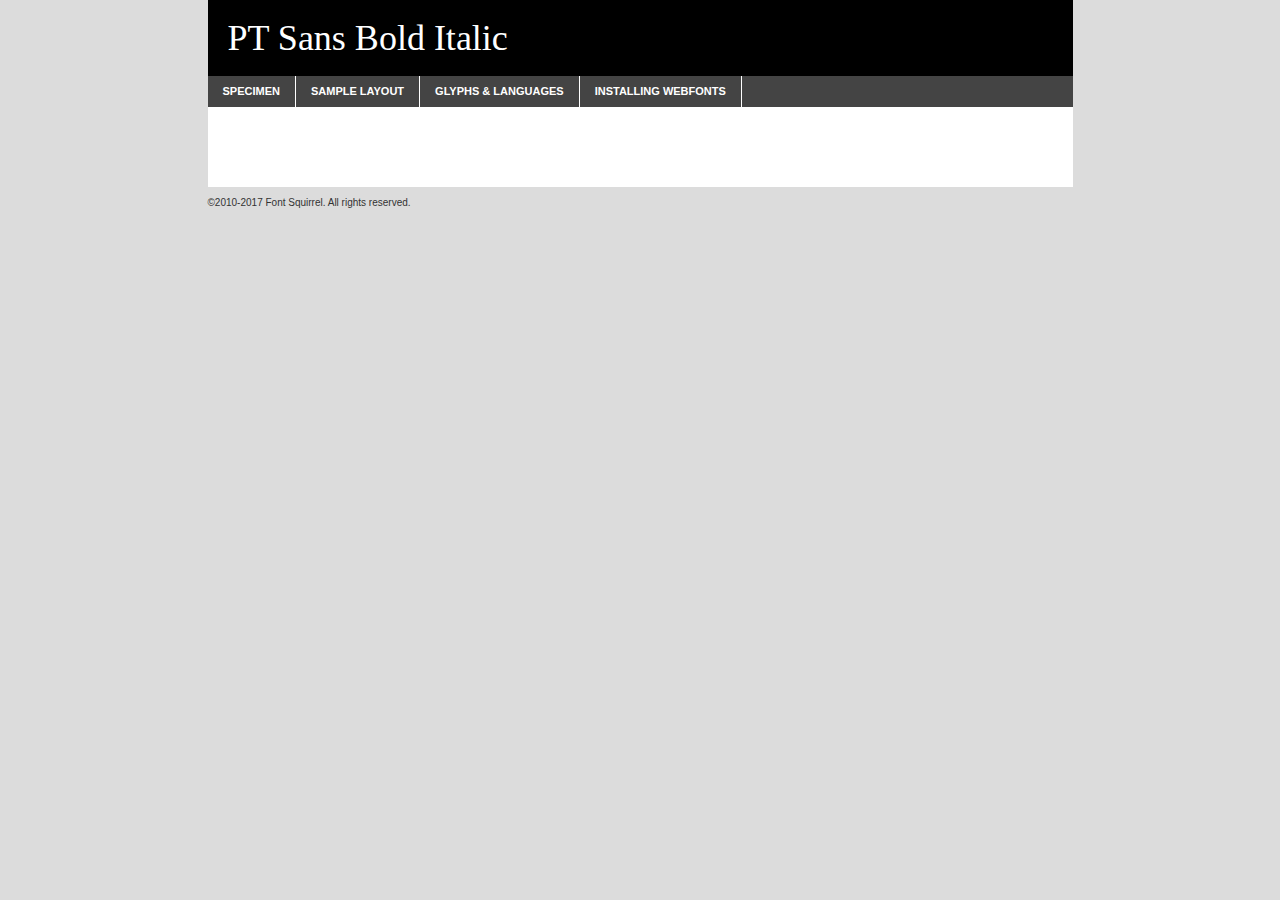
<file: 2/fonts/webfontkit-20200109-105140/ptsans-bolditalic-demo.html>
<!DOCTYPE html PUBLIC "-//W3C//DTD XHTML 1.0 Transitional//EN"
	"http://www.w3.org/TR/xhtml1/DTD/xhtml1-transitional.dtd">

<html xmlns="http://www.w3.org/1999/xhtml" xml:lang="en" lang="en">
<head>
	<meta http-equiv="Content-Type" content="text/html; charset=utf-8" />
	<script src="http://ajax.googleapis.com/ajax/libs/jquery/1.7.2/jquery.min.js" type="text/javascript" charset="utf-8"></script>
	<script type="text/javascript">
	(function($){$.fn.easyTabs=function(option){var param=jQuery.extend({fadeSpeed:"fast",defaultContent:1,activeClass:'active'},option);$(this).each(function(){var thisId="#"+this.id;if(param.defaultContent==''){param.defaultContent=1;}
	if(typeof param.defaultContent=="number")
	{var defaultTab=$(thisId+" .tabs li:eq("+(param.defaultContent-1)+") a").attr('href').substr(1);}else{var defaultTab=param.defaultContent;}
	$(thisId+" .tabs li a").each(function(){var tabToHide=$(this).attr('href').substr(1);$("#"+tabToHide).addClass('easytabs-tab-content');});hideAll();changeContent(defaultTab);function hideAll(){$(thisId+" .easytabs-tab-content").hide();}
	function changeContent(tabId){hideAll();$(thisId+" .tabs li").removeClass(param.activeClass);$(thisId+" .tabs li a[href=#"+tabId+"]").closest('li').addClass(param.activeClass);if(param.fadeSpeed!="none")
	{$(thisId+" #"+tabId).fadeIn(param.fadeSpeed);}else{$(thisId+" #"+tabId).show();}}
	$(thisId+" .tabs li").click(function(){var tabId=$(this).find('a').attr('href').substr(1);changeContent(tabId);return false;});});}})(jQuery);
	</script>
	<link rel="stylesheet" href="specimen_files/specimen_stylesheet.css" type="text/css" charset="utf-8" />
	<link rel="stylesheet" href="stylesheet.css" type="text/css" charset="utf-8" />

	<style type="text/css">
					body{
				font-family: 'pt_sansbold_italic';
							}
		</style>

	<title>PT Sans Bold Italic Specimen</title>
	
	
	<script type="text/javascript" charset="utf-8">
		$(document).ready(function() {
			$('#container').easyTabs({defaultContent:1});
		});
	</script>
</head>

<body>
<div id="container">
	<div id="header">
		PT Sans Bold Italic	</div>
	<ul class="tabs">
		<li><a href="#specimen">Specimen</a></li>
		<li><a href="#layout">Sample Layout</a></li>
				<li><a href="#glyphs">Glyphs &amp; Languages</a></li>
		<li><a href="#installing">Installing Webfonts</a></li>
		
	</ul>
	
	<div id="main_content">

		
			<div id="specimen">
		
				<div class="section">
					<div class="grid12 firstcol">
						<div class="huge">AaBb</div>
					</div>
				</div>
		
				<div class="section">
					<div class="glyph_range">A&#x200B;B&#x200b;C&#x200b;D&#x200b;E&#x200b;F&#x200b;G&#x200b;H&#x200b;I&#x200b;J&#x200b;K&#x200b;L&#x200b;M&#x200b;N&#x200b;O&#x200b;P&#x200b;Q&#x200b;R&#x200b;S&#x200b;T&#x200b;U&#x200b;V&#x200b;W&#x200b;X&#x200b;Y&#x200b;Z&#x200b;a&#x200b;b&#x200b;c&#x200b;d&#x200b;e&#x200b;f&#x200b;g&#x200b;h&#x200b;i&#x200b;j&#x200b;k&#x200b;l&#x200b;m&#x200b;n&#x200b;o&#x200b;p&#x200b;q&#x200b;r&#x200b;s&#x200b;t&#x200b;u&#x200b;v&#x200b;w&#x200b;x&#x200b;y&#x200b;z&#x200b;1&#x200b;2&#x200b;3&#x200b;4&#x200b;5&#x200b;6&#x200b;7&#x200b;8&#x200b;9&#x200b;0&#x200b;&amp;&#x200b;.&#x200b;,&#x200b;?&#x200b;!&#x200b;&#64;&#x200b;(&#x200b;)&#x200b;#&#x200b;$&#x200b;%&#x200b;*&#x200b;+&#x200b;-&#x200b;=&#x200b;:&#x200b;;</div>
				</div>
				<div class="section">
					<div class="grid12 firstcol">
						<table class="sample_table">
							<tr><td>10</td><td class="size10">abcdefghijklmnopqrstuvwxyzABCDEFGHIJKLMNOPQRSTUVWXYZ0123456789abcdefghijklmnopqrstuvwxyzABCDEFGHIJKLMNOPQRSTUVWXYZ0123456789abcdefghijklmnopqrstuvwxyzABCDEFGHIJKLMNOPQRSTUVWXYZ</td></tr>
							<tr><td>11</td><td class="size11">abcdefghijklmnopqrstuvwxyzABCDEFGHIJKLMNOPQRSTUVWXYZ0123456789abcdefghijklmnopqrstuvwxyzABCDEFGHIJKLMNOPQRSTUVWXYZ0123456789abcdefghijklmnopqrstuvwxyzABCDEFGHIJKLMNOPQRSTUVWXYZ</td></tr>
							<tr><td>12</td><td class="size12">abcdefghijklmnopqrstuvwxyzABCDEFGHIJKLMNOPQRSTUVWXYZ0123456789abcdefghijklmnopqrstuvwxyzABCDEFGHIJKLMNOPQRSTUVWXYZ0123456789abcdefghijklmnopqrstuvwxyzABCDEFGHIJKLMNOPQRSTUVWXYZ</td></tr>
							<tr><td>13</td><td class="size13">abcdefghijklmnopqrstuvwxyzABCDEFGHIJKLMNOPQRSTUVWXYZ0123456789abcdefghijklmnopqrstuvwxyzABCDEFGHIJKLMNOPQRSTUVWXYZ0123456789abcdefghijklmnopqrstuvwxyzABCDEFGHIJKLMNOPQRSTUVWXYZ</td></tr>
							<tr><td>14</td><td class="size14">abcdefghijklmnopqrstuvwxyzABCDEFGHIJKLMNOPQRSTUVWXYZ0123456789abcdefghijklmnopqrstuvwxyzABCDEFGHIJKLMNOPQRSTUVWXYZ0123456789abcdefghijklmnopqrstuvwxyzABCDEFGHIJKLMNOPQRSTUVWXYZ</td></tr>
							<tr><td>16</td><td class="size16">abcdefghijklmnopqrstuvwxyzABCDEFGHIJKLMNOPQRSTUVWXYZ0123456789abcdefghijklmnopqrstuvwxyzABCDEFGHIJKLMNOPQRSTUVWXYZ</td></tr>
							<tr><td>18</td><td class="size18">abcdefghijklmnopqrstuvwxyzABCDEFGHIJKLMNOPQRSTUVWXYZ0123456789abcdefghijklmnopqrstuvwxyzABCDEFGHIJKLMNOPQRSTUVWXYZ</td></tr>
							<tr><td>20</td><td class="size20">abcdefghijklmnopqrstuvwxyzABCDEFGHIJKLMNOPQRSTUVWXYZ0123456789abcdefghijklmnopqrstuvwxyzABCDEFGHIJKLMNOPQRSTUVWXYZ</td></tr>
							<tr><td>24</td><td class="size24">abcdefghijklmnopqrstuvwxyzABCDEFGHIJKLMNOPQRSTUVWXYZ0123456789abcdefghijklmnopqrstuvwxyzABCDEFGHIJKLMNOPQRSTUVWXYZ</td></tr>
							<tr><td>30</td><td class="size30">abcdefghijklmnopqrstuvwxyzABCDEFGHIJKLMNOPQRSTUVWXYZ0123456789abcdefghijklmnopqrstuvwxyzABCDEFGHIJKLMNOPQRSTUVWXYZ</td></tr>
							<tr><td>36</td><td class="size36">abcdefghijklmnopqrstuvwxyzABCDEFGHIJKLMNOPQRSTUVWXYZ0123456789abcdefghijklmnopqrstuvwxyzABCDEFGHIJKLMNOPQRSTUVWXYZ</td></tr>
							<tr><td>48</td><td class="size48">abcdefghijklmnopqrstuvwxyzABCDEFGHIJKLMNOPQRSTUVWXYZ0123456789abcdefghijklmnopqrstuvwxyzABCDEFGHIJKLMNOPQRSTUVWXYZ</td></tr>
							<tr><td>60</td><td class="size60">abcdefghijklmnopqrstuvwxyzABCDEFGHIJKLMNOPQRSTUVWXYZ0123456789abcdefghijklmnopqrstuvwxyzABCDEFGHIJKLMNOPQRSTUVWXYZ</td></tr>
							<tr><td>72</td><td class="size72">abcdefghijklmnopqrstuvwxyzABCDEFGHIJKLMNOPQRSTUVWXYZ0123456789abcdefghijklmnopqrstuvwxyzABCDEFGHIJKLMNOPQRSTUVWXYZ</td></tr>
							<tr><td>90</td><td class="size90">abcdefghijklmnopqrstuvwxyzABCDEFGHIJKLMNOPQRSTUVWXYZ0123456789abcdefghijklmnopqrstuvwxyzABCDEFGHIJKLMNOPQRSTUVWXYZ</td></tr>
						</table>
				
					</div>
			
				</div>
		
		
		
								<div class="section" id="bodycomparison">


										<div id="xheight">
				<div class="fontbody">&#x25FC;&#x25FC;&#x25FC;&#x25FC;&#x25FC;&#x25FC;&#x25FC;&#x25FC;&#x25FC;&#x25FC;&#x25FC;&#x25FC;&#x25FC;&#x25FC;&#x25FC;&#x25FC;&#x25FC;&#x25FC;&#x25FC;&#x25FC;&#x25FC;&#x25FC;&#x25FC;&#x25FC;&#x25FC;&#x25FC;&#x25FC;&#x25FC;&#x25FC;&#x25FC;&#x25FC;&#x25FC;&#x25FC;&#x25FC;&#x25FC;&#x25FC;&#x25FC;&#x25FC;&#x25FC;&#x25FC;&#x25FC;&#x25FC;&#x25FC;&#x25FC;&#x25FC;&#x25FC;&#x25FC;&#x25FC;&#x25FC;&#x25FC;&#x25FC;&#x25FC;&#x25FC;&#x25FC;&#x25FC;&#x25FC;&#x25FC;&#x25FC;&#x25FC;&#x25FC;&#x25FC;&#x25FC;&#x25FC;&#x25FC;&#x25FC;&#x25FC;&#x25FC;&#x25FC;&#x25FC;&#x25FC;&#x25FC;&#x25FC;&#x25FC;&#x25FC;&#x25FC;&#x25FC;&#x25FC;&#x25FC;&#x25FC;&#x25FC;&#x25FC;&#x25FC;&#x25FC;&#x25FC;&#x25FC;&#x25FC;&#x25FC;&#x25FC;&#x25FC;&#x25FC;&#x25FC;&#x25FC;&#x25FC;&#x25FC;&#x25FC;&#x25FC;&#x25FC;&#x25FC;&#x25FC;body</div><div class="arialbody">body</div><div class="verdanabody">body</div><div class="georgiabody">body</div></div>
										<div class="fontbody" style="z-index:1">
											body<span>PT Sans Bold Italic</span>
										</div>
										<div class="arialbody" style="z-index:1">
											body<span>Arial</span>
										</div>
										<div class="verdanabody" style="z-index:1">
											body<span>Verdana</span>
										</div>
										<div class="georgiabody" style="z-index:1">
											body<span>Georgia</span>
										</div>



								</div>
		
		
				<div class="section psample psample_row1" id="">
					
					<div class="grid2 firstcol">
						<p class="size10"><span>10.</span>Aenean lacinia bibendum nulla sed consectetur. Fusce dapibus, tellus ac cursus commodo, tortor mauris condimentum nibh, ut fermentum massa justo sit amet risus. Nullam id dolor id nibh ultricies vehicula ut id elit. Cum sociis natoque penatibus et magnis dis parturient montes, nascetur ridiculus mus. Nulla vitae elit libero, a pharetra augue.</p>
			
					</div>
					<div class="grid3">
						<p class="size11"><span>11.</span>Aenean lacinia bibendum nulla sed consectetur. Fusce dapibus, tellus ac cursus commodo, tortor mauris condimentum nibh, ut fermentum massa justo sit amet risus. Nullam id dolor id nibh ultricies vehicula ut id elit. Cum sociis natoque penatibus et magnis dis parturient montes, nascetur ridiculus mus. Nulla vitae elit libero, a pharetra augue.</p>
			
					</div>
					<div class="grid3">
						<p class="size12"><span>12.</span>Aenean lacinia bibendum nulla sed consectetur. Fusce dapibus, tellus ac cursus commodo, tortor mauris condimentum nibh, ut fermentum massa justo sit amet risus. Nullam id dolor id nibh ultricies vehicula ut id elit. Cum sociis natoque penatibus et magnis dis parturient montes, nascetur ridiculus mus. Nulla vitae elit libero, a pharetra augue.</p>
			
					</div>
					<div class="grid4">
						<p class="size13"><span>13.</span>Aenean lacinia bibendum nulla sed consectetur. Fusce dapibus, tellus ac cursus commodo, tortor mauris condimentum nibh, ut fermentum massa justo sit amet risus. Nullam id dolor id nibh ultricies vehicula ut id elit. Cum sociis natoque penatibus et magnis dis parturient montes, nascetur ridiculus mus. Nulla vitae elit libero, a pharetra augue.</p>
			
					</div>
					<div class="white_blend"></div>
					
				</div>
				<div class="section psample psample_row2" id="">
					<div class="grid3 firstcol">
						<p class="size14"><span>14.</span>Aenean lacinia bibendum nulla sed consectetur. Fusce dapibus, tellus ac cursus commodo, tortor mauris condimentum nibh, ut fermentum massa justo sit amet risus. Nullam id dolor id nibh ultricies vehicula ut id elit. Cum sociis natoque penatibus et magnis dis parturient montes, nascetur ridiculus mus. Nulla vitae elit libero, a pharetra augue.</p>
			
					</div>
					<div class="grid4">
						<p class="size16"><span>16.</span>Aenean lacinia bibendum nulla sed consectetur. Fusce dapibus, tellus ac cursus commodo, tortor mauris condimentum nibh, ut fermentum massa justo sit amet risus. Nullam id dolor id nibh ultricies vehicula ut id elit. Cum sociis natoque penatibus et magnis dis parturient montes, nascetur ridiculus mus. Nulla vitae elit libero, a pharetra augue.</p>
			
					</div>
					<div class="grid5">
						<p class="size18"><span>18.</span>Aenean lacinia bibendum nulla sed consectetur. Fusce dapibus, tellus ac cursus commodo, tortor mauris condimentum nibh, ut fermentum massa justo sit amet risus. Nullam id dolor id nibh ultricies vehicula ut id elit. Cum sociis natoque penatibus et magnis dis parturient montes, nascetur ridiculus mus. Nulla vitae elit libero, a pharetra augue.</p>
			
					</div>

					<div class="white_blend"></div>

				</div>
				
				<div class="section psample psample_row3" id="">
					<div class="grid5 firstcol">
						<p class="size20"><span>20.</span>Aenean lacinia bibendum nulla sed consectetur. Fusce dapibus, tellus ac cursus commodo, tortor mauris condimentum nibh, ut fermentum massa justo sit amet risus. Nullam id dolor id nibh ultricies vehicula ut id elit. Cum sociis natoque penatibus et magnis dis parturient montes, nascetur ridiculus mus. Nulla vitae elit libero, a pharetra augue.</p>
					</div>
					<div class="grid7">
						<p class="size24"><span>24.</span>Aenean lacinia bibendum nulla sed consectetur. Fusce dapibus, tellus ac cursus commodo, tortor mauris condimentum nibh, ut fermentum massa justo sit amet risus. Nullam id dolor id nibh ultricies vehicula ut id elit. Cum sociis natoque penatibus et magnis dis parturient montes, nascetur ridiculus mus. Nulla vitae elit libero, a pharetra augue.</p>
					</div>
					
					<div class="white_blend"></div>
					
				</div>
				
				<div class="section psample psample_row4" id="">
					<div class="grid12 firstcol">
						<p class="size30"><span>30.</span>Aenean lacinia bibendum nulla sed consectetur. Fusce dapibus, tellus ac cursus commodo, tortor mauris condimentum nibh, ut fermentum massa justo sit amet risus. Nullam id dolor id nibh ultricies vehicula ut id elit. Cum sociis natoque penatibus et magnis dis parturient montes, nascetur ridiculus mus. Nulla vitae elit libero, a pharetra augue.</p>
					</div>
					<div class="white_blend"></div>
					
				</div>
				
				
				
				<div class="section psample psample_row1 fullreverse">
					<div class="grid2 firstcol">
						<p class="size10"><span>10.</span>Aenean lacinia bibendum nulla sed consectetur. Fusce dapibus, tellus ac cursus commodo, tortor mauris condimentum nibh, ut fermentum massa justo sit amet risus. Nullam id dolor id nibh ultricies vehicula ut id elit. Cum sociis natoque penatibus et magnis dis parturient montes, nascetur ridiculus mus. Nulla vitae elit libero, a pharetra augue.</p>
			
					</div>
					<div class="grid3">
						<p class="size11"><span>11.</span>Aenean lacinia bibendum nulla sed consectetur. Fusce dapibus, tellus ac cursus commodo, tortor mauris condimentum nibh, ut fermentum massa justo sit amet risus. Nullam id dolor id nibh ultricies vehicula ut id elit. Cum sociis natoque penatibus et magnis dis parturient montes, nascetur ridiculus mus. Nulla vitae elit libero, a pharetra augue.</p>
			
					</div>
					<div class="grid3">
						<p class="size12"><span>12.</span>Aenean lacinia bibendum nulla sed consectetur. Fusce dapibus, tellus ac cursus commodo, tortor mauris condimentum nibh, ut fermentum massa justo sit amet risus. Nullam id dolor id nibh ultricies vehicula ut id elit. Cum sociis natoque penatibus et magnis dis parturient montes, nascetur ridiculus mus. Nulla vitae elit libero, a pharetra augue.</p>
			
					</div>
					<div class="grid4">
						<p class="size13"><span>13.</span>Aenean lacinia bibendum nulla sed consectetur. Fusce dapibus, tellus ac cursus commodo, tortor mauris condimentum nibh, ut fermentum massa justo sit amet risus. Nullam id dolor id nibh ultricies vehicula ut id elit. Cum sociis natoque penatibus et magnis dis parturient montes, nascetur ridiculus mus. Nulla vitae elit libero, a pharetra augue.</p>
			
					</div>
					<div class="black_blend"></div>
					
				</div>
				
				<div class="section psample psample_row2 fullreverse">
					<div class="grid3 firstcol">
						<p class="size14"><span>14.</span>Aenean lacinia bibendum nulla sed consectetur. Fusce dapibus, tellus ac cursus commodo, tortor mauris condimentum nibh, ut fermentum massa justo sit amet risus. Nullam id dolor id nibh ultricies vehicula ut id elit. Cum sociis natoque penatibus et magnis dis parturient montes, nascetur ridiculus mus. Nulla vitae elit libero, a pharetra augue.</p>
			
					</div>
					<div class="grid4">
						<p class="size16"><span>16.</span>Aenean lacinia bibendum nulla sed consectetur. Fusce dapibus, tellus ac cursus commodo, tortor mauris condimentum nibh, ut fermentum massa justo sit amet risus. Nullam id dolor id nibh ultricies vehicula ut id elit. Cum sociis natoque penatibus et magnis dis parturient montes, nascetur ridiculus mus. Nulla vitae elit libero, a pharetra augue.</p>
			
					</div>
					<div class="grid5">
						<p class="size18"><span>18.</span>Aenean lacinia bibendum nulla sed consectetur. Fusce dapibus, tellus ac cursus commodo, tortor mauris condimentum nibh, ut fermentum massa justo sit amet risus. Nullam id dolor id nibh ultricies vehicula ut id elit. Cum sociis natoque penatibus et magnis dis parturient montes, nascetur ridiculus mus. Nulla vitae elit libero, a pharetra augue.</p>
			
					</div>
					<div class="black_blend"></div>

				</div>
				
				<div class="section psample fullreverse psample_row3" id="">
					<div class="grid5 firstcol">
						<p class="size20"><span>20.</span>Aenean lacinia bibendum nulla sed consectetur. Fusce dapibus, tellus ac cursus commodo, tortor mauris condimentum nibh, ut fermentum massa justo sit amet risus. Nullam id dolor id nibh ultricies vehicula ut id elit. Cum sociis natoque penatibus et magnis dis parturient montes, nascetur ridiculus mus. Nulla vitae elit libero, a pharetra augue.</p>
					</div>
					<div class="grid7">
						<p class="size24"><span>24.</span>Aenean lacinia bibendum nulla sed consectetur. Fusce dapibus, tellus ac cursus commodo, tortor mauris condimentum nibh, ut fermentum massa justo sit amet risus. Nullam id dolor id nibh ultricies vehicula ut id elit. Cum sociis natoque penatibus et magnis dis parturient montes, nascetur ridiculus mus. Nulla vitae elit libero, a pharetra augue.</p>
					</div>
					
					<div class="black_blend"></div>
					
				</div>
				
				<div class="section psample fullreverse psample_row4" id="" style="border-bottom: 20px #000 solid;">
					<div class="grid12 firstcol">
						<p class="size30"><span>30.</span>Aenean lacinia bibendum nulla sed consectetur. Fusce dapibus, tellus ac cursus commodo, tortor mauris condimentum nibh, ut fermentum massa justo sit amet risus. Nullam id dolor id nibh ultricies vehicula ut id elit. Cum sociis natoque penatibus et magnis dis parturient montes, nascetur ridiculus mus. Nulla vitae elit libero, a pharetra augue.</p>
					</div>
					<div class="black_blend"></div>
					
				</div>
				
				
				
				
			</div>
			
			<div id="layout">
				
				<div class="section">
					
					<div class="grid12 firstcol">
						<h1>Lorem Ipsum Dolor</h1>
						<h2>Etiam porta sem malesuada magna mollis euismod</h2>
						
						<p class="byline">By <a href="#link">Aenean Lacinia</a></p>
					</div>
				</div>
				<div class="section">
					<div class="grid8 firstcol">
						<p class="large">Donec sed odio dui. Morbi leo risus, porta ac consectetur ac, vestibulum at eros. Fusce dapibus, tellus ac cursus commodo, tortor mauris condimentum nibh, ut fermentum massa justo sit amet risus. </p>

						
						<h3>Pellentesque ornare sem</h3>

						<p>Maecenas sed diam eget risus varius blandit sit amet non magna. Maecenas faucibus mollis interdum. Donec ullamcorper nulla non metus auctor fringilla. Nullam id dolor id nibh ultricies vehicula ut id elit. Nullam id dolor id nibh ultricies vehicula ut id elit. </p>

						<p>Aenean eu leo quam. Pellentesque ornare sem lacinia quam venenatis vestibulum. Lorem ipsum dolor sit amet, consectetur adipiscing elit. Cum sociis natoque penatibus et magnis dis parturient montes, nascetur ridiculus mus. </p>

						<p>Nulla vitae elit libero, a pharetra augue. Praesent commodo cursus magna, vel scelerisque nisl consectetur et. Aenean lacinia bibendum nulla sed consectetur. </p>

						<p>Nullam quis risus eget urna mollis ornare vel eu leo. Nullam quis risus eget urna mollis ornare vel eu leo. Maecenas sed diam eget risus varius blandit sit amet non magna. Donec ullamcorper nulla non metus auctor fringilla. </p>

						<h3>Cras mattis consectetur</h3>

						<p>Aenean eu leo quam. Pellentesque ornare sem lacinia quam venenatis vestibulum. Aenean lacinia bibendum nulla sed consectetur. Integer posuere erat a ante venenatis dapibus posuere velit aliquet. Cras mattis consectetur purus sit amet fermentum. </p>

						<p>Nullam id dolor id nibh ultricies vehicula ut id elit. Nullam quis risus eget urna mollis ornare vel eu leo. Cras mattis consectetur purus sit amet fermentum.</p>
					</div>
					
					<div class="grid4 sidebar">
						
						<div class="box reverse">
							<p class="last">Nullam quis risus eget urna mollis ornare vel eu leo. Donec ullamcorper nulla non metus auctor fringilla. Cras mattis consectetur purus sit amet fermentum. Sed posuere consectetur est at lobortis. Lorem ipsum dolor sit amet, consectetur adipiscing elit. </p>
						</div>
						
						<p class="caption">Maecenas sed diam eget risus varius.</p>

						<p>Vestibulum id ligula porta felis euismod semper. Integer posuere erat a ante venenatis dapibus posuere velit aliquet. Vestibulum id ligula porta felis euismod semper. Sed posuere consectetur est at lobortis. Maecenas sed diam eget risus varius blandit sit amet non magna. Fusce dapibus, tellus ac cursus commodo, tortor mauris condimentum nibh, ut fermentum massa justo sit amet risus. </p>

					

						<p>Duis mollis, est non commodo luctus, nisi erat porttitor ligula, eget lacinia odio sem nec elit. Aenean lacinia bibendum nulla sed consectetur. Vivamus sagittis lacus vel augue laoreet rutrum faucibus dolor auctor. Aenean lacinia bibendum nulla sed consectetur. Nullam quis risus eget urna mollis ornare vel eu leo. </p>

						<p>Praesent commodo cursus magna, vel scelerisque nisl consectetur et. Donec ullamcorper nulla non metus auctor fringilla. Maecenas faucibus mollis interdum. Fusce dapibus, tellus ac cursus commodo, tortor mauris condimentum nibh, ut fermentum massa justo sit amet risus. </p>

					</div>
				</div>
				
			</div>


			



		<div id="glyphs">
			<div class="section">
				<div class="grid12 firstcol">
			
				<h1>Language Support</h1>
				<p>The subset of PT Sans Bold Italic in this kit supports the following languages:<br />
			
					Cyrillic, English, Arrernte, Bislama, Cebuano, Fijian, Gilbertese, Hmong, Ibanag, Iloko_ilokano, Interglossa_glosa, Interlingua, Lojban, Norfolk_pitcairnese, Oromo, Rotokas, Seychelles_creole, Shona, Somali, Southern_ndebele, Swahili, Swati_swazi, Tok_pisin, Turkmen_cyrillic, Uyghur_cyrillic, Votic_cyrillic, Warlpiri, Xhosa, Zulu, Latinbasic, Ubasic, Demo				</p>
				<h1>Glyph Chart</h1>
				<p>The subset of PT Sans Bold Italic in this kit includes all the glyphs listed below. Unicode entities are included above each glyph to help you insert individual characters into your layout.</p>
				<div id="glyph_chart">
			
																				 <div><p>&amp;#13;</p>&#13;</div>
																				 <div><p>&amp;#32;</p>&#32;</div>
																				 <div><p>&amp;#33;</p>&#33;</div>
																				 <div><p>&amp;#34;</p>&#34;</div>
																				 <div><p>&amp;#35;</p>&#35;</div>
																				 <div><p>&amp;#36;</p>&#36;</div>
																				 <div><p>&amp;#37;</p>&#37;</div>
																				 <div><p>&amp;#38;</p>&#38;</div>
																				 <div><p>&amp;#39;</p>&#39;</div>
																				 <div><p>&amp;#40;</p>&#40;</div>
																				 <div><p>&amp;#41;</p>&#41;</div>
																				 <div><p>&amp;#42;</p>&#42;</div>
																				 <div><p>&amp;#43;</p>&#43;</div>
																				 <div><p>&amp;#44;</p>&#44;</div>
																				 <div><p>&amp;#45;</p>&#45;</div>
																				 <div><p>&amp;#46;</p>&#46;</div>
																				 <div><p>&amp;#47;</p>&#47;</div>
																				 <div><p>&amp;#48;</p>&#48;</div>
																				 <div><p>&amp;#49;</p>&#49;</div>
																				 <div><p>&amp;#50;</p>&#50;</div>
																				 <div><p>&amp;#51;</p>&#51;</div>
																				 <div><p>&amp;#52;</p>&#52;</div>
																				 <div><p>&amp;#53;</p>&#53;</div>
																				 <div><p>&amp;#54;</p>&#54;</div>
																				 <div><p>&amp;#55;</p>&#55;</div>
																				 <div><p>&amp;#56;</p>&#56;</div>
																				 <div><p>&amp;#57;</p>&#57;</div>
																				 <div><p>&amp;#58;</p>&#58;</div>
																				 <div><p>&amp;#59;</p>&#59;</div>
																				 <div><p>&amp;#60;</p>&#60;</div>
																				 <div><p>&amp;#61;</p>&#61;</div>
																				 <div><p>&amp;#62;</p>&#62;</div>
																				 <div><p>&amp;#63;</p>&#63;</div>
																				 <div><p>&amp;#64;</p>&#64;</div>
																				 <div><p>&amp;#65;</p>&#65;</div>
																				 <div><p>&amp;#66;</p>&#66;</div>
																				 <div><p>&amp;#67;</p>&#67;</div>
																				 <div><p>&amp;#68;</p>&#68;</div>
																				 <div><p>&amp;#69;</p>&#69;</div>
																				 <div><p>&amp;#70;</p>&#70;</div>
																				 <div><p>&amp;#71;</p>&#71;</div>
																				 <div><p>&amp;#72;</p>&#72;</div>
																				 <div><p>&amp;#73;</p>&#73;</div>
																				 <div><p>&amp;#74;</p>&#74;</div>
																				 <div><p>&amp;#75;</p>&#75;</div>
																				 <div><p>&amp;#76;</p>&#76;</div>
																				 <div><p>&amp;#77;</p>&#77;</div>
																				 <div><p>&amp;#78;</p>&#78;</div>
																				 <div><p>&amp;#79;</p>&#79;</div>
																				 <div><p>&amp;#80;</p>&#80;</div>
																				 <div><p>&amp;#81;</p>&#81;</div>
																				 <div><p>&amp;#82;</p>&#82;</div>
																				 <div><p>&amp;#83;</p>&#83;</div>
																				 <div><p>&amp;#84;</p>&#84;</div>
																				 <div><p>&amp;#85;</p>&#85;</div>
																				 <div><p>&amp;#86;</p>&#86;</div>
																				 <div><p>&amp;#87;</p>&#87;</div>
																				 <div><p>&amp;#88;</p>&#88;</div>
																				 <div><p>&amp;#89;</p>&#89;</div>
																				 <div><p>&amp;#90;</p>&#90;</div>
																				 <div><p>&amp;#91;</p>&#91;</div>
																				 <div><p>&amp;#92;</p>&#92;</div>
																				 <div><p>&amp;#93;</p>&#93;</div>
																				 <div><p>&amp;#94;</p>&#94;</div>
																				 <div><p>&amp;#95;</p>&#95;</div>
																				 <div><p>&amp;#96;</p>&#96;</div>
																				 <div><p>&amp;#97;</p>&#97;</div>
																				 <div><p>&amp;#98;</p>&#98;</div>
																				 <div><p>&amp;#99;</p>&#99;</div>
																				 <div><p>&amp;#100;</p>&#100;</div>
																				 <div><p>&amp;#101;</p>&#101;</div>
																				 <div><p>&amp;#102;</p>&#102;</div>
																				 <div><p>&amp;#103;</p>&#103;</div>
																				 <div><p>&amp;#104;</p>&#104;</div>
																				 <div><p>&amp;#105;</p>&#105;</div>
																				 <div><p>&amp;#106;</p>&#106;</div>
																				 <div><p>&amp;#107;</p>&#107;</div>
																				 <div><p>&amp;#108;</p>&#108;</div>
																				 <div><p>&amp;#109;</p>&#109;</div>
																				 <div><p>&amp;#110;</p>&#110;</div>
																				 <div><p>&amp;#111;</p>&#111;</div>
																				 <div><p>&amp;#112;</p>&#112;</div>
																				 <div><p>&amp;#113;</p>&#113;</div>
																				 <div><p>&amp;#114;</p>&#114;</div>
																				 <div><p>&amp;#115;</p>&#115;</div>
																				 <div><p>&amp;#116;</p>&#116;</div>
																				 <div><p>&amp;#117;</p>&#117;</div>
																				 <div><p>&amp;#118;</p>&#118;</div>
																				 <div><p>&amp;#119;</p>&#119;</div>
																				 <div><p>&amp;#120;</p>&#120;</div>
																				 <div><p>&amp;#121;</p>&#121;</div>
																				 <div><p>&amp;#122;</p>&#122;</div>
																				 <div><p>&amp;#123;</p>&#123;</div>
																				 <div><p>&amp;#124;</p>&#124;</div>
																				 <div><p>&amp;#125;</p>&#125;</div>
																				 <div><p>&amp;#126;</p>&#126;</div>
																				 <div><p>&amp;#160;</p>&#160;</div>
																				 <div><p>&amp;#162;</p>&#162;</div>
																				 <div><p>&amp;#163;</p>&#163;</div>
																				 <div><p>&amp;#165;</p>&#165;</div>
																				 <div><p>&amp;#168;</p>&#168;</div>
																				 <div><p>&amp;#169;</p>&#169;</div>
																				 <div><p>&amp;#171;</p>&#171;</div>
																				 <div><p>&amp;#173;</p>&#173;</div>
																				 <div><p>&amp;#174;</p>&#174;</div>
																				 <div><p>&amp;#180;</p>&#180;</div>
																				 <div><p>&amp;#184;</p>&#184;</div>
																				 <div><p>&amp;#187;</p>&#187;</div>
																				 <div><p>&amp;#710;</p>&#710;</div>
																				 <div><p>&amp;#730;</p>&#730;</div>
																				 <div><p>&amp;#732;</p>&#732;</div>
																				 <div><p>&amp;#1025;</p>&#1025;</div>
																				 <div><p>&amp;#1026;</p>&#1026;</div>
																				 <div><p>&amp;#1027;</p>&#1027;</div>
																				 <div><p>&amp;#1028;</p>&#1028;</div>
																				 <div><p>&amp;#1029;</p>&#1029;</div>
																				 <div><p>&amp;#1030;</p>&#1030;</div>
																				 <div><p>&amp;#1031;</p>&#1031;</div>
																				 <div><p>&amp;#1032;</p>&#1032;</div>
																				 <div><p>&amp;#1033;</p>&#1033;</div>
																				 <div><p>&amp;#1034;</p>&#1034;</div>
																				 <div><p>&amp;#1035;</p>&#1035;</div>
																				 <div><p>&amp;#1036;</p>&#1036;</div>
																				 <div><p>&amp;#1038;</p>&#1038;</div>
																				 <div><p>&amp;#1039;</p>&#1039;</div>
																				 <div><p>&amp;#1040;</p>&#1040;</div>
																				 <div><p>&amp;#1041;</p>&#1041;</div>
																				 <div><p>&amp;#1042;</p>&#1042;</div>
																				 <div><p>&amp;#1043;</p>&#1043;</div>
																				 <div><p>&amp;#1044;</p>&#1044;</div>
																				 <div><p>&amp;#1045;</p>&#1045;</div>
																				 <div><p>&amp;#1046;</p>&#1046;</div>
																				 <div><p>&amp;#1047;</p>&#1047;</div>
																				 <div><p>&amp;#1048;</p>&#1048;</div>
																				 <div><p>&amp;#1049;</p>&#1049;</div>
																				 <div><p>&amp;#1050;</p>&#1050;</div>
																				 <div><p>&amp;#1051;</p>&#1051;</div>
																				 <div><p>&amp;#1052;</p>&#1052;</div>
																				 <div><p>&amp;#1053;</p>&#1053;</div>
																				 <div><p>&amp;#1054;</p>&#1054;</div>
																				 <div><p>&amp;#1055;</p>&#1055;</div>
																				 <div><p>&amp;#1056;</p>&#1056;</div>
																				 <div><p>&amp;#1057;</p>&#1057;</div>
																				 <div><p>&amp;#1058;</p>&#1058;</div>
																				 <div><p>&amp;#1059;</p>&#1059;</div>
																				 <div><p>&amp;#1060;</p>&#1060;</div>
																				 <div><p>&amp;#1061;</p>&#1061;</div>
																				 <div><p>&amp;#1062;</p>&#1062;</div>
																				 <div><p>&amp;#1063;</p>&#1063;</div>
																				 <div><p>&amp;#1064;</p>&#1064;</div>
																				 <div><p>&amp;#1065;</p>&#1065;</div>
																				 <div><p>&amp;#1066;</p>&#1066;</div>
																				 <div><p>&amp;#1067;</p>&#1067;</div>
																				 <div><p>&amp;#1068;</p>&#1068;</div>
																				 <div><p>&amp;#1069;</p>&#1069;</div>
																				 <div><p>&amp;#1070;</p>&#1070;</div>
																				 <div><p>&amp;#1071;</p>&#1071;</div>
																				 <div><p>&amp;#1072;</p>&#1072;</div>
																				 <div><p>&amp;#1073;</p>&#1073;</div>
																				 <div><p>&amp;#1074;</p>&#1074;</div>
																				 <div><p>&amp;#1075;</p>&#1075;</div>
																				 <div><p>&amp;#1076;</p>&#1076;</div>
																				 <div><p>&amp;#1077;</p>&#1077;</div>
																				 <div><p>&amp;#1078;</p>&#1078;</div>
																				 <div><p>&amp;#1079;</p>&#1079;</div>
																				 <div><p>&amp;#1080;</p>&#1080;</div>
																				 <div><p>&amp;#1081;</p>&#1081;</div>
																				 <div><p>&amp;#1082;</p>&#1082;</div>
																				 <div><p>&amp;#1083;</p>&#1083;</div>
																				 <div><p>&amp;#1084;</p>&#1084;</div>
																				 <div><p>&amp;#1085;</p>&#1085;</div>
																				 <div><p>&amp;#1086;</p>&#1086;</div>
																				 <div><p>&amp;#1087;</p>&#1087;</div>
																				 <div><p>&amp;#1088;</p>&#1088;</div>
																				 <div><p>&amp;#1089;</p>&#1089;</div>
																				 <div><p>&amp;#1090;</p>&#1090;</div>
																				 <div><p>&amp;#1091;</p>&#1091;</div>
																				 <div><p>&amp;#1092;</p>&#1092;</div>
																				 <div><p>&amp;#1093;</p>&#1093;</div>
																				 <div><p>&amp;#1094;</p>&#1094;</div>
																				 <div><p>&amp;#1095;</p>&#1095;</div>
																				 <div><p>&amp;#1096;</p>&#1096;</div>
																				 <div><p>&amp;#1097;</p>&#1097;</div>
																				 <div><p>&amp;#1098;</p>&#1098;</div>
																				 <div><p>&amp;#1099;</p>&#1099;</div>
																				 <div><p>&amp;#1100;</p>&#1100;</div>
																				 <div><p>&amp;#1101;</p>&#1101;</div>
																				 <div><p>&amp;#1102;</p>&#1102;</div>
																				 <div><p>&amp;#1103;</p>&#1103;</div>
																				 <div><p>&amp;#1105;</p>&#1105;</div>
																				 <div><p>&amp;#1106;</p>&#1106;</div>
																				 <div><p>&amp;#1107;</p>&#1107;</div>
																				 <div><p>&amp;#1108;</p>&#1108;</div>
																				 <div><p>&amp;#1109;</p>&#1109;</div>
																				 <div><p>&amp;#1110;</p>&#1110;</div>
																				 <div><p>&amp;#1111;</p>&#1111;</div>
																				 <div><p>&amp;#1112;</p>&#1112;</div>
																				 <div><p>&amp;#1113;</p>&#1113;</div>
																				 <div><p>&amp;#1114;</p>&#1114;</div>
																				 <div><p>&amp;#1115;</p>&#1115;</div>
																				 <div><p>&amp;#1116;</p>&#1116;</div>
																				 <div><p>&amp;#1118;</p>&#1118;</div>
																				 <div><p>&amp;#1119;</p>&#1119;</div>
																				 <div><p>&amp;#1122;</p>&#1122;</div>
																				 <div><p>&amp;#1123;</p>&#1123;</div>
																				 <div><p>&amp;#1138;</p>&#1138;</div>
																				 <div><p>&amp;#1139;</p>&#1139;</div>
																				 <div><p>&amp;#1140;</p>&#1140;</div>
																				 <div><p>&amp;#1141;</p>&#1141;</div>
																				 <div><p>&amp;#1162;</p>&#1162;</div>
																				 <div><p>&amp;#1163;</p>&#1163;</div>
																				 <div><p>&amp;#1164;</p>&#1164;</div>
																				 <div><p>&amp;#1165;</p>&#1165;</div>
																				 <div><p>&amp;#1166;</p>&#1166;</div>
																				 <div><p>&amp;#1167;</p>&#1167;</div>
																				 <div><p>&amp;#1168;</p>&#1168;</div>
																				 <div><p>&amp;#1169;</p>&#1169;</div>
																				 <div><p>&amp;#1170;</p>&#1170;</div>
																				 <div><p>&amp;#1171;</p>&#1171;</div>
																				 <div><p>&amp;#1172;</p>&#1172;</div>
																				 <div><p>&amp;#1173;</p>&#1173;</div>
																				 <div><p>&amp;#1174;</p>&#1174;</div>
																				 <div><p>&amp;#1175;</p>&#1175;</div>
																				 <div><p>&amp;#1176;</p>&#1176;</div>
																				 <div><p>&amp;#1177;</p>&#1177;</div>
																				 <div><p>&amp;#1178;</p>&#1178;</div>
																				 <div><p>&amp;#1179;</p>&#1179;</div>
																				 <div><p>&amp;#1180;</p>&#1180;</div>
																				 <div><p>&amp;#1181;</p>&#1181;</div>
																				 <div><p>&amp;#1182;</p>&#1182;</div>
																				 <div><p>&amp;#1183;</p>&#1183;</div>
																				 <div><p>&amp;#1184;</p>&#1184;</div>
																				 <div><p>&amp;#1185;</p>&#1185;</div>
																				 <div><p>&amp;#1186;</p>&#1186;</div>
																				 <div><p>&amp;#1187;</p>&#1187;</div>
																				 <div><p>&amp;#1188;</p>&#1188;</div>
																				 <div><p>&amp;#1189;</p>&#1189;</div>
																				 <div><p>&amp;#1190;</p>&#1190;</div>
																				 <div><p>&amp;#1191;</p>&#1191;</div>
																				 <div><p>&amp;#1192;</p>&#1192;</div>
																				 <div><p>&amp;#1193;</p>&#1193;</div>
																				 <div><p>&amp;#1194;</p>&#1194;</div>
																				 <div><p>&amp;#1195;</p>&#1195;</div>
																				 <div><p>&amp;#1196;</p>&#1196;</div>
																				 <div><p>&amp;#1197;</p>&#1197;</div>
																				 <div><p>&amp;#1198;</p>&#1198;</div>
																				 <div><p>&amp;#1199;</p>&#1199;</div>
																				 <div><p>&amp;#1200;</p>&#1200;</div>
																				 <div><p>&amp;#1201;</p>&#1201;</div>
																				 <div><p>&amp;#1202;</p>&#1202;</div>
																				 <div><p>&amp;#1203;</p>&#1203;</div>
																				 <div><p>&amp;#1204;</p>&#1204;</div>
																				 <div><p>&amp;#1205;</p>&#1205;</div>
																				 <div><p>&amp;#1206;</p>&#1206;</div>
																				 <div><p>&amp;#1207;</p>&#1207;</div>
																				 <div><p>&amp;#1208;</p>&#1208;</div>
																				 <div><p>&amp;#1209;</p>&#1209;</div>
																				 <div><p>&amp;#1210;</p>&#1210;</div>
																				 <div><p>&amp;#1211;</p>&#1211;</div>
																				 <div><p>&amp;#1212;</p>&#1212;</div>
																				 <div><p>&amp;#1213;</p>&#1213;</div>
																				 <div><p>&amp;#1214;</p>&#1214;</div>
																				 <div><p>&amp;#1215;</p>&#1215;</div>
																				 <div><p>&amp;#1216;</p>&#1216;</div>
																				 <div><p>&amp;#1219;</p>&#1219;</div>
																				 <div><p>&amp;#1220;</p>&#1220;</div>
																				 <div><p>&amp;#1221;</p>&#1221;</div>
																				 <div><p>&amp;#1222;</p>&#1222;</div>
																				 <div><p>&amp;#1223;</p>&#1223;</div>
																				 <div><p>&amp;#1224;</p>&#1224;</div>
																				 <div><p>&amp;#1225;</p>&#1225;</div>
																				 <div><p>&amp;#1226;</p>&#1226;</div>
																				 <div><p>&amp;#1227;</p>&#1227;</div>
																				 <div><p>&amp;#1228;</p>&#1228;</div>
																				 <div><p>&amp;#1229;</p>&#1229;</div>
																				 <div><p>&amp;#1230;</p>&#1230;</div>
																				 <div><p>&amp;#1231;</p>&#1231;</div>
																				 <div><p>&amp;#1232;</p>&#1232;</div>
																				 <div><p>&amp;#1233;</p>&#1233;</div>
																				 <div><p>&amp;#1234;</p>&#1234;</div>
																				 <div><p>&amp;#1235;</p>&#1235;</div>
																				 <div><p>&amp;#1236;</p>&#1236;</div>
																				 <div><p>&amp;#1237;</p>&#1237;</div>
																				 <div><p>&amp;#1238;</p>&#1238;</div>
																				 <div><p>&amp;#1239;</p>&#1239;</div>
																				 <div><p>&amp;#1240;</p>&#1240;</div>
																				 <div><p>&amp;#1241;</p>&#1241;</div>
																				 <div><p>&amp;#1242;</p>&#1242;</div>
																				 <div><p>&amp;#1243;</p>&#1243;</div>
																				 <div><p>&amp;#1244;</p>&#1244;</div>
																				 <div><p>&amp;#1245;</p>&#1245;</div>
																				 <div><p>&amp;#1246;</p>&#1246;</div>
																				 <div><p>&amp;#1247;</p>&#1247;</div>
																				 <div><p>&amp;#1248;</p>&#1248;</div>
																				 <div><p>&amp;#1249;</p>&#1249;</div>
																				 <div><p>&amp;#1250;</p>&#1250;</div>
																				 <div><p>&amp;#1251;</p>&#1251;</div>
																				 <div><p>&amp;#1252;</p>&#1252;</div>
																				 <div><p>&amp;#1253;</p>&#1253;</div>
																				 <div><p>&amp;#1254;</p>&#1254;</div>
																				 <div><p>&amp;#1255;</p>&#1255;</div>
																				 <div><p>&amp;#1256;</p>&#1256;</div>
																				 <div><p>&amp;#1257;</p>&#1257;</div>
																				 <div><p>&amp;#1258;</p>&#1258;</div>
																				 <div><p>&amp;#1259;</p>&#1259;</div>
																				 <div><p>&amp;#1260;</p>&#1260;</div>
																				 <div><p>&amp;#1261;</p>&#1261;</div>
																				 <div><p>&amp;#1262;</p>&#1262;</div>
																				 <div><p>&amp;#1263;</p>&#1263;</div>
																				 <div><p>&amp;#1264;</p>&#1264;</div>
																				 <div><p>&amp;#1265;</p>&#1265;</div>
																				 <div><p>&amp;#1266;</p>&#1266;</div>
																				 <div><p>&amp;#1267;</p>&#1267;</div>
																				 <div><p>&amp;#1268;</p>&#1268;</div>
																				 <div><p>&amp;#1269;</p>&#1269;</div>
																				 <div><p>&amp;#1270;</p>&#1270;</div>
																				 <div><p>&amp;#1271;</p>&#1271;</div>
																				 <div><p>&amp;#1272;</p>&#1272;</div>
																				 <div><p>&amp;#1273;</p>&#1273;</div>
																				 <div><p>&amp;#1276;</p>&#1276;</div>
																				 <div><p>&amp;#1277;</p>&#1277;</div>
																				 <div><p>&amp;#8192;</p>&#8192;</div>
																				 <div><p>&amp;#8193;</p>&#8193;</div>
																				 <div><p>&amp;#8194;</p>&#8194;</div>
																				 <div><p>&amp;#8195;</p>&#8195;</div>
																				 <div><p>&amp;#8196;</p>&#8196;</div>
																				 <div><p>&amp;#8197;</p>&#8197;</div>
																				 <div><p>&amp;#8198;</p>&#8198;</div>
																				 <div><p>&amp;#8199;</p>&#8199;</div>
																				 <div><p>&amp;#8200;</p>&#8200;</div>
																				 <div><p>&amp;#8201;</p>&#8201;</div>
																				 <div><p>&amp;#8202;</p>&#8202;</div>
																				 <div><p>&amp;#8208;</p>&#8208;</div>
																				 <div><p>&amp;#8209;</p>&#8209;</div>
																				 <div><p>&amp;#8210;</p>&#8210;</div>
																				 <div><p>&amp;#8211;</p>&#8211;</div>
																				 <div><p>&amp;#8212;</p>&#8212;</div>
																				 <div><p>&amp;#8216;</p>&#8216;</div>
																				 <div><p>&amp;#8217;</p>&#8217;</div>
																				 <div><p>&amp;#8218;</p>&#8218;</div>
																				 <div><p>&amp;#8220;</p>&#8220;</div>
																				 <div><p>&amp;#8221;</p>&#8221;</div>
																				 <div><p>&amp;#8222;</p>&#8222;</div>
																				 <div><p>&amp;#8230;</p>&#8230;</div>
																				 <div><p>&amp;#8239;</p>&#8239;</div>
																				 <div><p>&amp;#8249;</p>&#8249;</div>
																				 <div><p>&amp;#8250;</p>&#8250;</div>
																				 <div><p>&amp;#8287;</p>&#8287;</div>
																				 <div><p>&amp;#8364;</p>&#8364;</div>
																				 <div><p>&amp;#8482;</p>&#8482;</div>
																				 <div><p>&amp;#9724;</p>&#9724;</div>
																																						</div>	
				</div>
		
		
			</div>
		</div>
		
		
		<div id="specs">
			
		</div>
	
		<div id="installing">
			<div class="section">
				<div class="grid7 firstcol">
					<h1>Installing Webfonts</h1>
					
					<p>Webfonts are supported by all major browser platforms but not all in the same way. There are currently four different font formats that must be included in order to target all browsers. This includes TTF, WOFF, EOT and SVG.</p>
					
					<h2>1. Upload your webfonts</h2>
					<p>You must upload your webfont kit to your website. They should be in or near the same directory as your CSS files.</p>
					
					<h2>2. Include the webfont stylesheet</h2>
					<p>A special CSS @font-face declaration helps the various browsers select the appropriate font it needs without causing you a bunch of headaches. Learn more about this syntax by reading the <a href="https://www.fontspring.com/blog/further-hardening-of-the-bulletproof-syntax">Fontspring blog post</a> about it. The code for it is as follows:</p>


<code>
@font-face{ 
	font-family: 'MyWebFont';
	src: url('WebFont.eot');
	src: url('WebFont.eot?#iefix') format('embedded-opentype'),
	     url('WebFont.woff') format('woff'),
	     url('WebFont.ttf') format('truetype'),
	     url('WebFont.svg#webfont') format('svg');
}
</code>

	<p>We've already gone ahead and generated the code for you. All you have to do is link to the stylesheet in your HTML, like this:</p>
	<code>&lt;link rel=&quot;stylesheet&quot; href=&quot;stylesheet.css&quot; type=&quot;text/css&quot; charset=&quot;utf-8&quot; /&gt;</code>

					<h2>3. Modify your own stylesheet</h2>
					<p>To take advantage of your new fonts, you must tell your stylesheet to use them. Look at the original @font-face declaration above and find the property called "font-family." The name linked there will be what you use to reference the font. Prepend that webfont name to the font stack in the "font-family" property, inside the selector you want to change. For example:</p>
<code>p { font-family: 'WebFont', Arial, sans-serif; }</code>

<h2>4. Test</h2>
<p>Getting webfonts to work cross-browser <em>can</em> be tricky. Use the information in the sidebar to help you if you find that fonts aren't loading in a particular browser.</p>
				</div>
				
				<div class="grid5 sidebar">
					<div class="box">
						<h2>Troubleshooting<br />Font-Face Problems</h2>
						<p>Having trouble getting your webfonts to load in your new website? Here are some tips to sort out what might be the problem.</p>

						<h3>Fonts not showing in any browser</h3>

						<p>This sounds like you need to work on the plumbing. You either did not upload the fonts to the correct directory, or you did not link the fonts properly in the CSS. If you've confirmed that all this is correct and you still have a problem, take a look at your .htaccess file and see if requests are getting intercepted.</p>

						<h3>Fonts not loading in iPhone or iPad</h3>

						<p>The most common problem here is that you are serving the fonts from an IIS server. IIS refuses to serve files that have unknown MIME types. If that is the case, you must set the MIME type for SVG to "image/svg+xml" in the server settings. Follow these instructions from Microsoft if you need help.</p>

						<h3>Fonts not loading in Firefox</h3>

						<p>The primary reason for this failure? You are still using a version Firefox older than 3.5. So upgrade already! If that isn't it, then you are very likely serving fonts from a different domain. Firefox requires that all font assets be served from the same domain. Lastly it is possible that you need to add WOFF to your list of MIME types (if you are serving via IIS.)</p>

						<h3>Fonts not loading in IE</h3>

						<p>Are you looking at Internet Explorer on an actual Windows machine or are you cheating by using a service like Adobe BrowserLab? Many of these screenshot services do not render @font-face for IE. Best to test it on a real machine.</p>

						<h3>Fonts not loading in IE9</h3>

						<p>IE9, like Firefox, requires that fonts be served from the same domain as the website. Make sure that is the case.</p>
					</div>
				</div>
			</div>
			
		</div>
	
	</div>
	<div id="footer">
		<p>&copy;2010-2017 Font Squirrel. All rights reserved.</p>
	</div>
</div>
</body>
</html>
</file>
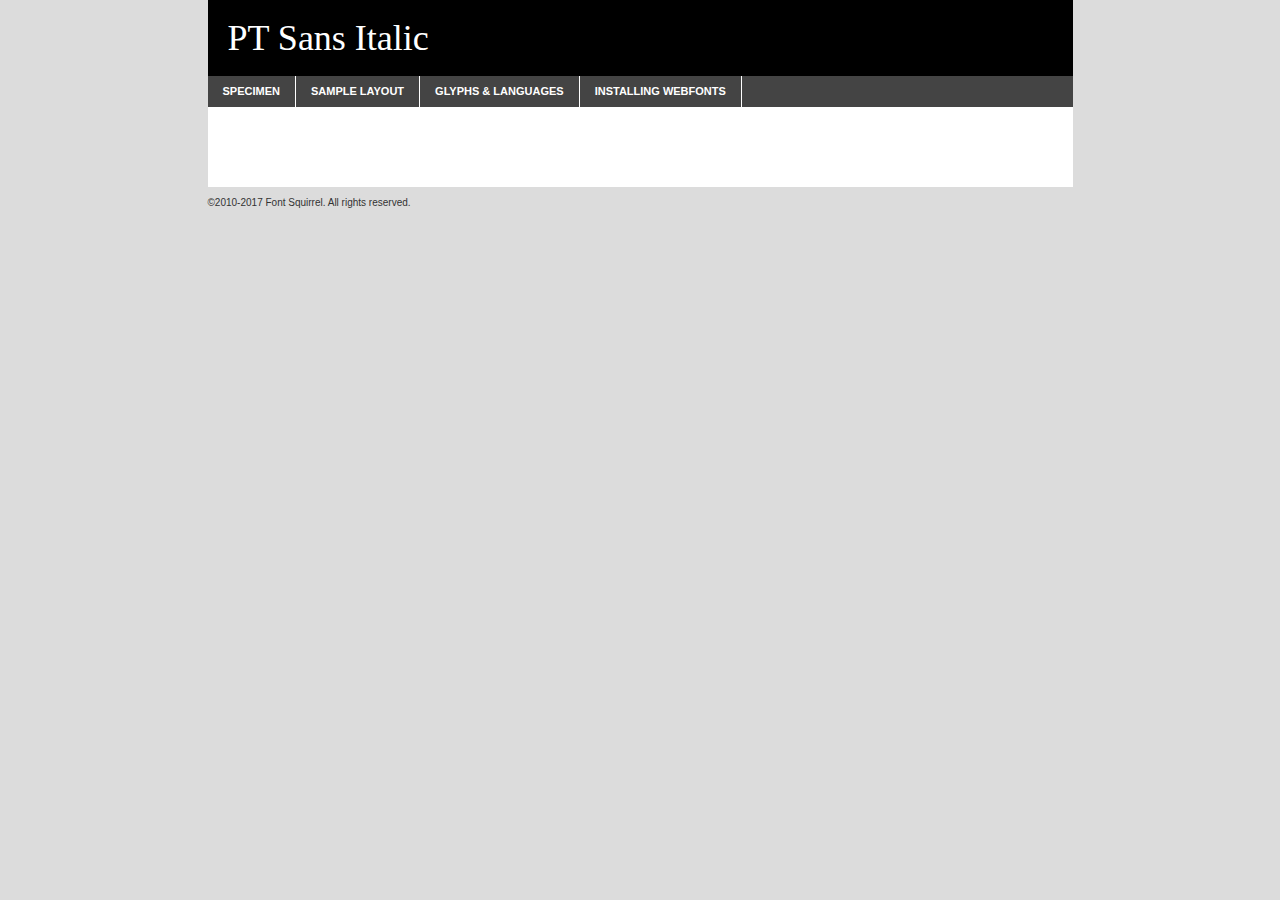
<file: 2/fonts/webfontkit-20200109-105140/ptsans-italic-demo.html>
<!DOCTYPE html PUBLIC "-//W3C//DTD XHTML 1.0 Transitional//EN"
	"http://www.w3.org/TR/xhtml1/DTD/xhtml1-transitional.dtd">

<html xmlns="http://www.w3.org/1999/xhtml" xml:lang="en" lang="en">
<head>
	<meta http-equiv="Content-Type" content="text/html; charset=utf-8" />
	<script src="http://ajax.googleapis.com/ajax/libs/jquery/1.7.2/jquery.min.js" type="text/javascript" charset="utf-8"></script>
	<script type="text/javascript">
	(function($){$.fn.easyTabs=function(option){var param=jQuery.extend({fadeSpeed:"fast",defaultContent:1,activeClass:'active'},option);$(this).each(function(){var thisId="#"+this.id;if(param.defaultContent==''){param.defaultContent=1;}
	if(typeof param.defaultContent=="number")
	{var defaultTab=$(thisId+" .tabs li:eq("+(param.defaultContent-1)+") a").attr('href').substr(1);}else{var defaultTab=param.defaultContent;}
	$(thisId+" .tabs li a").each(function(){var tabToHide=$(this).attr('href').substr(1);$("#"+tabToHide).addClass('easytabs-tab-content');});hideAll();changeContent(defaultTab);function hideAll(){$(thisId+" .easytabs-tab-content").hide();}
	function changeContent(tabId){hideAll();$(thisId+" .tabs li").removeClass(param.activeClass);$(thisId+" .tabs li a[href=#"+tabId+"]").closest('li').addClass(param.activeClass);if(param.fadeSpeed!="none")
	{$(thisId+" #"+tabId).fadeIn(param.fadeSpeed);}else{$(thisId+" #"+tabId).show();}}
	$(thisId+" .tabs li").click(function(){var tabId=$(this).find('a').attr('href').substr(1);changeContent(tabId);return false;});});}})(jQuery);
	</script>
	<link rel="stylesheet" href="specimen_files/specimen_stylesheet.css" type="text/css" charset="utf-8" />
	<link rel="stylesheet" href="stylesheet.css" type="text/css" charset="utf-8" />

	<style type="text/css">
					body{
				font-family: 'pt_sansitalic';
							}
		</style>

	<title>PT Sans Italic Specimen</title>
	
	
	<script type="text/javascript" charset="utf-8">
		$(document).ready(function() {
			$('#container').easyTabs({defaultContent:1});
		});
	</script>
</head>

<body>
<div id="container">
	<div id="header">
		PT Sans Italic	</div>
	<ul class="tabs">
		<li><a href="#specimen">Specimen</a></li>
		<li><a href="#layout">Sample Layout</a></li>
				<li><a href="#glyphs">Glyphs &amp; Languages</a></li>
		<li><a href="#installing">Installing Webfonts</a></li>
		
	</ul>
	
	<div id="main_content">

		
			<div id="specimen">
		
				<div class="section">
					<div class="grid12 firstcol">
						<div class="huge">AaBb</div>
					</div>
				</div>
		
				<div class="section">
					<div class="glyph_range">A&#x200B;B&#x200b;C&#x200b;D&#x200b;E&#x200b;F&#x200b;G&#x200b;H&#x200b;I&#x200b;J&#x200b;K&#x200b;L&#x200b;M&#x200b;N&#x200b;O&#x200b;P&#x200b;Q&#x200b;R&#x200b;S&#x200b;T&#x200b;U&#x200b;V&#x200b;W&#x200b;X&#x200b;Y&#x200b;Z&#x200b;a&#x200b;b&#x200b;c&#x200b;d&#x200b;e&#x200b;f&#x200b;g&#x200b;h&#x200b;i&#x200b;j&#x200b;k&#x200b;l&#x200b;m&#x200b;n&#x200b;o&#x200b;p&#x200b;q&#x200b;r&#x200b;s&#x200b;t&#x200b;u&#x200b;v&#x200b;w&#x200b;x&#x200b;y&#x200b;z&#x200b;1&#x200b;2&#x200b;3&#x200b;4&#x200b;5&#x200b;6&#x200b;7&#x200b;8&#x200b;9&#x200b;0&#x200b;&amp;&#x200b;.&#x200b;,&#x200b;?&#x200b;!&#x200b;&#64;&#x200b;(&#x200b;)&#x200b;#&#x200b;$&#x200b;%&#x200b;*&#x200b;+&#x200b;-&#x200b;=&#x200b;:&#x200b;;</div>
				</div>
				<div class="section">
					<div class="grid12 firstcol">
						<table class="sample_table">
							<tr><td>10</td><td class="size10">abcdefghijklmnopqrstuvwxyzABCDEFGHIJKLMNOPQRSTUVWXYZ0123456789abcdefghijklmnopqrstuvwxyzABCDEFGHIJKLMNOPQRSTUVWXYZ0123456789abcdefghijklmnopqrstuvwxyzABCDEFGHIJKLMNOPQRSTUVWXYZ</td></tr>
							<tr><td>11</td><td class="size11">abcdefghijklmnopqrstuvwxyzABCDEFGHIJKLMNOPQRSTUVWXYZ0123456789abcdefghijklmnopqrstuvwxyzABCDEFGHIJKLMNOPQRSTUVWXYZ0123456789abcdefghijklmnopqrstuvwxyzABCDEFGHIJKLMNOPQRSTUVWXYZ</td></tr>
							<tr><td>12</td><td class="size12">abcdefghijklmnopqrstuvwxyzABCDEFGHIJKLMNOPQRSTUVWXYZ0123456789abcdefghijklmnopqrstuvwxyzABCDEFGHIJKLMNOPQRSTUVWXYZ0123456789abcdefghijklmnopqrstuvwxyzABCDEFGHIJKLMNOPQRSTUVWXYZ</td></tr>
							<tr><td>13</td><td class="size13">abcdefghijklmnopqrstuvwxyzABCDEFGHIJKLMNOPQRSTUVWXYZ0123456789abcdefghijklmnopqrstuvwxyzABCDEFGHIJKLMNOPQRSTUVWXYZ0123456789abcdefghijklmnopqrstuvwxyzABCDEFGHIJKLMNOPQRSTUVWXYZ</td></tr>
							<tr><td>14</td><td class="size14">abcdefghijklmnopqrstuvwxyzABCDEFGHIJKLMNOPQRSTUVWXYZ0123456789abcdefghijklmnopqrstuvwxyzABCDEFGHIJKLMNOPQRSTUVWXYZ0123456789abcdefghijklmnopqrstuvwxyzABCDEFGHIJKLMNOPQRSTUVWXYZ</td></tr>
							<tr><td>16</td><td class="size16">abcdefghijklmnopqrstuvwxyzABCDEFGHIJKLMNOPQRSTUVWXYZ0123456789abcdefghijklmnopqrstuvwxyzABCDEFGHIJKLMNOPQRSTUVWXYZ</td></tr>
							<tr><td>18</td><td class="size18">abcdefghijklmnopqrstuvwxyzABCDEFGHIJKLMNOPQRSTUVWXYZ0123456789abcdefghijklmnopqrstuvwxyzABCDEFGHIJKLMNOPQRSTUVWXYZ</td></tr>
							<tr><td>20</td><td class="size20">abcdefghijklmnopqrstuvwxyzABCDEFGHIJKLMNOPQRSTUVWXYZ0123456789abcdefghijklmnopqrstuvwxyzABCDEFGHIJKLMNOPQRSTUVWXYZ</td></tr>
							<tr><td>24</td><td class="size24">abcdefghijklmnopqrstuvwxyzABCDEFGHIJKLMNOPQRSTUVWXYZ0123456789abcdefghijklmnopqrstuvwxyzABCDEFGHIJKLMNOPQRSTUVWXYZ</td></tr>
							<tr><td>30</td><td class="size30">abcdefghijklmnopqrstuvwxyzABCDEFGHIJKLMNOPQRSTUVWXYZ0123456789abcdefghijklmnopqrstuvwxyzABCDEFGHIJKLMNOPQRSTUVWXYZ</td></tr>
							<tr><td>36</td><td class="size36">abcdefghijklmnopqrstuvwxyzABCDEFGHIJKLMNOPQRSTUVWXYZ0123456789abcdefghijklmnopqrstuvwxyzABCDEFGHIJKLMNOPQRSTUVWXYZ</td></tr>
							<tr><td>48</td><td class="size48">abcdefghijklmnopqrstuvwxyzABCDEFGHIJKLMNOPQRSTUVWXYZ0123456789abcdefghijklmnopqrstuvwxyzABCDEFGHIJKLMNOPQRSTUVWXYZ</td></tr>
							<tr><td>60</td><td class="size60">abcdefghijklmnopqrstuvwxyzABCDEFGHIJKLMNOPQRSTUVWXYZ0123456789abcdefghijklmnopqrstuvwxyzABCDEFGHIJKLMNOPQRSTUVWXYZ</td></tr>
							<tr><td>72</td><td class="size72">abcdefghijklmnopqrstuvwxyzABCDEFGHIJKLMNOPQRSTUVWXYZ0123456789abcdefghijklmnopqrstuvwxyzABCDEFGHIJKLMNOPQRSTUVWXYZ</td></tr>
							<tr><td>90</td><td class="size90">abcdefghijklmnopqrstuvwxyzABCDEFGHIJKLMNOPQRSTUVWXYZ0123456789abcdefghijklmnopqrstuvwxyzABCDEFGHIJKLMNOPQRSTUVWXYZ</td></tr>
						</table>
				
					</div>
			
				</div>
		
		
		
								<div class="section" id="bodycomparison">


										<div id="xheight">
				<div class="fontbody">&#x25FC;&#x25FC;&#x25FC;&#x25FC;&#x25FC;&#x25FC;&#x25FC;&#x25FC;&#x25FC;&#x25FC;&#x25FC;&#x25FC;&#x25FC;&#x25FC;&#x25FC;&#x25FC;&#x25FC;&#x25FC;&#x25FC;&#x25FC;&#x25FC;&#x25FC;&#x25FC;&#x25FC;&#x25FC;&#x25FC;&#x25FC;&#x25FC;&#x25FC;&#x25FC;&#x25FC;&#x25FC;&#x25FC;&#x25FC;&#x25FC;&#x25FC;&#x25FC;&#x25FC;&#x25FC;&#x25FC;&#x25FC;&#x25FC;&#x25FC;&#x25FC;&#x25FC;&#x25FC;&#x25FC;&#x25FC;&#x25FC;&#x25FC;&#x25FC;&#x25FC;&#x25FC;&#x25FC;&#x25FC;&#x25FC;&#x25FC;&#x25FC;&#x25FC;&#x25FC;&#x25FC;&#x25FC;&#x25FC;&#x25FC;&#x25FC;&#x25FC;&#x25FC;&#x25FC;&#x25FC;&#x25FC;&#x25FC;&#x25FC;&#x25FC;&#x25FC;&#x25FC;&#x25FC;&#x25FC;&#x25FC;&#x25FC;&#x25FC;&#x25FC;&#x25FC;&#x25FC;&#x25FC;&#x25FC;&#x25FC;&#x25FC;&#x25FC;&#x25FC;&#x25FC;&#x25FC;&#x25FC;&#x25FC;&#x25FC;&#x25FC;&#x25FC;&#x25FC;&#x25FC;&#x25FC;body</div><div class="arialbody">body</div><div class="verdanabody">body</div><div class="georgiabody">body</div></div>
										<div class="fontbody" style="z-index:1">
											body<span>PT Sans Italic</span>
										</div>
										<div class="arialbody" style="z-index:1">
											body<span>Arial</span>
										</div>
										<div class="verdanabody" style="z-index:1">
											body<span>Verdana</span>
										</div>
										<div class="georgiabody" style="z-index:1">
											body<span>Georgia</span>
										</div>



								</div>
		
		
				<div class="section psample psample_row1" id="">
					
					<div class="grid2 firstcol">
						<p class="size10"><span>10.</span>Aenean lacinia bibendum nulla sed consectetur. Fusce dapibus, tellus ac cursus commodo, tortor mauris condimentum nibh, ut fermentum massa justo sit amet risus. Nullam id dolor id nibh ultricies vehicula ut id elit. Cum sociis natoque penatibus et magnis dis parturient montes, nascetur ridiculus mus. Nulla vitae elit libero, a pharetra augue.</p>
			
					</div>
					<div class="grid3">
						<p class="size11"><span>11.</span>Aenean lacinia bibendum nulla sed consectetur. Fusce dapibus, tellus ac cursus commodo, tortor mauris condimentum nibh, ut fermentum massa justo sit amet risus. Nullam id dolor id nibh ultricies vehicula ut id elit. Cum sociis natoque penatibus et magnis dis parturient montes, nascetur ridiculus mus. Nulla vitae elit libero, a pharetra augue.</p>
			
					</div>
					<div class="grid3">
						<p class="size12"><span>12.</span>Aenean lacinia bibendum nulla sed consectetur. Fusce dapibus, tellus ac cursus commodo, tortor mauris condimentum nibh, ut fermentum massa justo sit amet risus. Nullam id dolor id nibh ultricies vehicula ut id elit. Cum sociis natoque penatibus et magnis dis parturient montes, nascetur ridiculus mus. Nulla vitae elit libero, a pharetra augue.</p>
			
					</div>
					<div class="grid4">
						<p class="size13"><span>13.</span>Aenean lacinia bibendum nulla sed consectetur. Fusce dapibus, tellus ac cursus commodo, tortor mauris condimentum nibh, ut fermentum massa justo sit amet risus. Nullam id dolor id nibh ultricies vehicula ut id elit. Cum sociis natoque penatibus et magnis dis parturient montes, nascetur ridiculus mus. Nulla vitae elit libero, a pharetra augue.</p>
			
					</div>
					<div class="white_blend"></div>
					
				</div>
				<div class="section psample psample_row2" id="">
					<div class="grid3 firstcol">
						<p class="size14"><span>14.</span>Aenean lacinia bibendum nulla sed consectetur. Fusce dapibus, tellus ac cursus commodo, tortor mauris condimentum nibh, ut fermentum massa justo sit amet risus. Nullam id dolor id nibh ultricies vehicula ut id elit. Cum sociis natoque penatibus et magnis dis parturient montes, nascetur ridiculus mus. Nulla vitae elit libero, a pharetra augue.</p>
			
					</div>
					<div class="grid4">
						<p class="size16"><span>16.</span>Aenean lacinia bibendum nulla sed consectetur. Fusce dapibus, tellus ac cursus commodo, tortor mauris condimentum nibh, ut fermentum massa justo sit amet risus. Nullam id dolor id nibh ultricies vehicula ut id elit. Cum sociis natoque penatibus et magnis dis parturient montes, nascetur ridiculus mus. Nulla vitae elit libero, a pharetra augue.</p>
			
					</div>
					<div class="grid5">
						<p class="size18"><span>18.</span>Aenean lacinia bibendum nulla sed consectetur. Fusce dapibus, tellus ac cursus commodo, tortor mauris condimentum nibh, ut fermentum massa justo sit amet risus. Nullam id dolor id nibh ultricies vehicula ut id elit. Cum sociis natoque penatibus et magnis dis parturient montes, nascetur ridiculus mus. Nulla vitae elit libero, a pharetra augue.</p>
			
					</div>

					<div class="white_blend"></div>

				</div>
				
				<div class="section psample psample_row3" id="">
					<div class="grid5 firstcol">
						<p class="size20"><span>20.</span>Aenean lacinia bibendum nulla sed consectetur. Fusce dapibus, tellus ac cursus commodo, tortor mauris condimentum nibh, ut fermentum massa justo sit amet risus. Nullam id dolor id nibh ultricies vehicula ut id elit. Cum sociis natoque penatibus et magnis dis parturient montes, nascetur ridiculus mus. Nulla vitae elit libero, a pharetra augue.</p>
					</div>
					<div class="grid7">
						<p class="size24"><span>24.</span>Aenean lacinia bibendum nulla sed consectetur. Fusce dapibus, tellus ac cursus commodo, tortor mauris condimentum nibh, ut fermentum massa justo sit amet risus. Nullam id dolor id nibh ultricies vehicula ut id elit. Cum sociis natoque penatibus et magnis dis parturient montes, nascetur ridiculus mus. Nulla vitae elit libero, a pharetra augue.</p>
					</div>
					
					<div class="white_blend"></div>
					
				</div>
				
				<div class="section psample psample_row4" id="">
					<div class="grid12 firstcol">
						<p class="size30"><span>30.</span>Aenean lacinia bibendum nulla sed consectetur. Fusce dapibus, tellus ac cursus commodo, tortor mauris condimentum nibh, ut fermentum massa justo sit amet risus. Nullam id dolor id nibh ultricies vehicula ut id elit. Cum sociis natoque penatibus et magnis dis parturient montes, nascetur ridiculus mus. Nulla vitae elit libero, a pharetra augue.</p>
					</div>
					<div class="white_blend"></div>
					
				</div>
				
				
				
				<div class="section psample psample_row1 fullreverse">
					<div class="grid2 firstcol">
						<p class="size10"><span>10.</span>Aenean lacinia bibendum nulla sed consectetur. Fusce dapibus, tellus ac cursus commodo, tortor mauris condimentum nibh, ut fermentum massa justo sit amet risus. Nullam id dolor id nibh ultricies vehicula ut id elit. Cum sociis natoque penatibus et magnis dis parturient montes, nascetur ridiculus mus. Nulla vitae elit libero, a pharetra augue.</p>
			
					</div>
					<div class="grid3">
						<p class="size11"><span>11.</span>Aenean lacinia bibendum nulla sed consectetur. Fusce dapibus, tellus ac cursus commodo, tortor mauris condimentum nibh, ut fermentum massa justo sit amet risus. Nullam id dolor id nibh ultricies vehicula ut id elit. Cum sociis natoque penatibus et magnis dis parturient montes, nascetur ridiculus mus. Nulla vitae elit libero, a pharetra augue.</p>
			
					</div>
					<div class="grid3">
						<p class="size12"><span>12.</span>Aenean lacinia bibendum nulla sed consectetur. Fusce dapibus, tellus ac cursus commodo, tortor mauris condimentum nibh, ut fermentum massa justo sit amet risus. Nullam id dolor id nibh ultricies vehicula ut id elit. Cum sociis natoque penatibus et magnis dis parturient montes, nascetur ridiculus mus. Nulla vitae elit libero, a pharetra augue.</p>
			
					</div>
					<div class="grid4">
						<p class="size13"><span>13.</span>Aenean lacinia bibendum nulla sed consectetur. Fusce dapibus, tellus ac cursus commodo, tortor mauris condimentum nibh, ut fermentum massa justo sit amet risus. Nullam id dolor id nibh ultricies vehicula ut id elit. Cum sociis natoque penatibus et magnis dis parturient montes, nascetur ridiculus mus. Nulla vitae elit libero, a pharetra augue.</p>
			
					</div>
					<div class="black_blend"></div>
					
				</div>
				
				<div class="section psample psample_row2 fullreverse">
					<div class="grid3 firstcol">
						<p class="size14"><span>14.</span>Aenean lacinia bibendum nulla sed consectetur. Fusce dapibus, tellus ac cursus commodo, tortor mauris condimentum nibh, ut fermentum massa justo sit amet risus. Nullam id dolor id nibh ultricies vehicula ut id elit. Cum sociis natoque penatibus et magnis dis parturient montes, nascetur ridiculus mus. Nulla vitae elit libero, a pharetra augue.</p>
			
					</div>
					<div class="grid4">
						<p class="size16"><span>16.</span>Aenean lacinia bibendum nulla sed consectetur. Fusce dapibus, tellus ac cursus commodo, tortor mauris condimentum nibh, ut fermentum massa justo sit amet risus. Nullam id dolor id nibh ultricies vehicula ut id elit. Cum sociis natoque penatibus et magnis dis parturient montes, nascetur ridiculus mus. Nulla vitae elit libero, a pharetra augue.</p>
			
					</div>
					<div class="grid5">
						<p class="size18"><span>18.</span>Aenean lacinia bibendum nulla sed consectetur. Fusce dapibus, tellus ac cursus commodo, tortor mauris condimentum nibh, ut fermentum massa justo sit amet risus. Nullam id dolor id nibh ultricies vehicula ut id elit. Cum sociis natoque penatibus et magnis dis parturient montes, nascetur ridiculus mus. Nulla vitae elit libero, a pharetra augue.</p>
			
					</div>
					<div class="black_blend"></div>

				</div>
				
				<div class="section psample fullreverse psample_row3" id="">
					<div class="grid5 firstcol">
						<p class="size20"><span>20.</span>Aenean lacinia bibendum nulla sed consectetur. Fusce dapibus, tellus ac cursus commodo, tortor mauris condimentum nibh, ut fermentum massa justo sit amet risus. Nullam id dolor id nibh ultricies vehicula ut id elit. Cum sociis natoque penatibus et magnis dis parturient montes, nascetur ridiculus mus. Nulla vitae elit libero, a pharetra augue.</p>
					</div>
					<div class="grid7">
						<p class="size24"><span>24.</span>Aenean lacinia bibendum nulla sed consectetur. Fusce dapibus, tellus ac cursus commodo, tortor mauris condimentum nibh, ut fermentum massa justo sit amet risus. Nullam id dolor id nibh ultricies vehicula ut id elit. Cum sociis natoque penatibus et magnis dis parturient montes, nascetur ridiculus mus. Nulla vitae elit libero, a pharetra augue.</p>
					</div>
					
					<div class="black_blend"></div>
					
				</div>
				
				<div class="section psample fullreverse psample_row4" id="" style="border-bottom: 20px #000 solid;">
					<div class="grid12 firstcol">
						<p class="size30"><span>30.</span>Aenean lacinia bibendum nulla sed consectetur. Fusce dapibus, tellus ac cursus commodo, tortor mauris condimentum nibh, ut fermentum massa justo sit amet risus. Nullam id dolor id nibh ultricies vehicula ut id elit. Cum sociis natoque penatibus et magnis dis parturient montes, nascetur ridiculus mus. Nulla vitae elit libero, a pharetra augue.</p>
					</div>
					<div class="black_blend"></div>
					
				</div>
				
				
				
				
			</div>
			
			<div id="layout">
				
				<div class="section">
					
					<div class="grid12 firstcol">
						<h1>Lorem Ipsum Dolor</h1>
						<h2>Etiam porta sem malesuada magna mollis euismod</h2>
						
						<p class="byline">By <a href="#link">Aenean Lacinia</a></p>
					</div>
				</div>
				<div class="section">
					<div class="grid8 firstcol">
						<p class="large">Donec sed odio dui. Morbi leo risus, porta ac consectetur ac, vestibulum at eros. Fusce dapibus, tellus ac cursus commodo, tortor mauris condimentum nibh, ut fermentum massa justo sit amet risus. </p>

						
						<h3>Pellentesque ornare sem</h3>

						<p>Maecenas sed diam eget risus varius blandit sit amet non magna. Maecenas faucibus mollis interdum. Donec ullamcorper nulla non metus auctor fringilla. Nullam id dolor id nibh ultricies vehicula ut id elit. Nullam id dolor id nibh ultricies vehicula ut id elit. </p>

						<p>Aenean eu leo quam. Pellentesque ornare sem lacinia quam venenatis vestibulum. Lorem ipsum dolor sit amet, consectetur adipiscing elit. Cum sociis natoque penatibus et magnis dis parturient montes, nascetur ridiculus mus. </p>

						<p>Nulla vitae elit libero, a pharetra augue. Praesent commodo cursus magna, vel scelerisque nisl consectetur et. Aenean lacinia bibendum nulla sed consectetur. </p>

						<p>Nullam quis risus eget urna mollis ornare vel eu leo. Nullam quis risus eget urna mollis ornare vel eu leo. Maecenas sed diam eget risus varius blandit sit amet non magna. Donec ullamcorper nulla non metus auctor fringilla. </p>

						<h3>Cras mattis consectetur</h3>

						<p>Aenean eu leo quam. Pellentesque ornare sem lacinia quam venenatis vestibulum. Aenean lacinia bibendum nulla sed consectetur. Integer posuere erat a ante venenatis dapibus posuere velit aliquet. Cras mattis consectetur purus sit amet fermentum. </p>

						<p>Nullam id dolor id nibh ultricies vehicula ut id elit. Nullam quis risus eget urna mollis ornare vel eu leo. Cras mattis consectetur purus sit amet fermentum.</p>
					</div>
					
					<div class="grid4 sidebar">
						
						<div class="box reverse">
							<p class="last">Nullam quis risus eget urna mollis ornare vel eu leo. Donec ullamcorper nulla non metus auctor fringilla. Cras mattis consectetur purus sit amet fermentum. Sed posuere consectetur est at lobortis. Lorem ipsum dolor sit amet, consectetur adipiscing elit. </p>
						</div>
						
						<p class="caption">Maecenas sed diam eget risus varius.</p>

						<p>Vestibulum id ligula porta felis euismod semper. Integer posuere erat a ante venenatis dapibus posuere velit aliquet. Vestibulum id ligula porta felis euismod semper. Sed posuere consectetur est at lobortis. Maecenas sed diam eget risus varius blandit sit amet non magna. Fusce dapibus, tellus ac cursus commodo, tortor mauris condimentum nibh, ut fermentum massa justo sit amet risus. </p>

					

						<p>Duis mollis, est non commodo luctus, nisi erat porttitor ligula, eget lacinia odio sem nec elit. Aenean lacinia bibendum nulla sed consectetur. Vivamus sagittis lacus vel augue laoreet rutrum faucibus dolor auctor. Aenean lacinia bibendum nulla sed consectetur. Nullam quis risus eget urna mollis ornare vel eu leo. </p>

						<p>Praesent commodo cursus magna, vel scelerisque nisl consectetur et. Donec ullamcorper nulla non metus auctor fringilla. Maecenas faucibus mollis interdum. Fusce dapibus, tellus ac cursus commodo, tortor mauris condimentum nibh, ut fermentum massa justo sit amet risus. </p>

					</div>
				</div>
				
			</div>


			



		<div id="glyphs">
			<div class="section">
				<div class="grid12 firstcol">
			
				<h1>Language Support</h1>
				<p>The subset of PT Sans Italic in this kit supports the following languages:<br />
			
					Cyrillic, English, Arrernte, Bislama, Cebuano, Fijian, Gilbertese, Hmong, Ibanag, Iloko_ilokano, Interglossa_glosa, Interlingua, Lojban, Norfolk_pitcairnese, Oromo, Rotokas, Seychelles_creole, Shona, Somali, Southern_ndebele, Swahili, Swati_swazi, Tok_pisin, Turkmen_cyrillic, Uyghur_cyrillic, Votic_cyrillic, Warlpiri, Xhosa, Zulu, Latinbasic, Ubasic, Demo				</p>
				<h1>Glyph Chart</h1>
				<p>The subset of PT Sans Italic in this kit includes all the glyphs listed below. Unicode entities are included above each glyph to help you insert individual characters into your layout.</p>
				<div id="glyph_chart">
			
																				 <div><p>&amp;#13;</p>&#13;</div>
																				 <div><p>&amp;#32;</p>&#32;</div>
																				 <div><p>&amp;#33;</p>&#33;</div>
																				 <div><p>&amp;#34;</p>&#34;</div>
																				 <div><p>&amp;#35;</p>&#35;</div>
																				 <div><p>&amp;#36;</p>&#36;</div>
																				 <div><p>&amp;#37;</p>&#37;</div>
																				 <div><p>&amp;#38;</p>&#38;</div>
																				 <div><p>&amp;#39;</p>&#39;</div>
																				 <div><p>&amp;#40;</p>&#40;</div>
																				 <div><p>&amp;#41;</p>&#41;</div>
																				 <div><p>&amp;#42;</p>&#42;</div>
																				 <div><p>&amp;#43;</p>&#43;</div>
																				 <div><p>&amp;#44;</p>&#44;</div>
																				 <div><p>&amp;#45;</p>&#45;</div>
																				 <div><p>&amp;#46;</p>&#46;</div>
																				 <div><p>&amp;#47;</p>&#47;</div>
																				 <div><p>&amp;#48;</p>&#48;</div>
																				 <div><p>&amp;#49;</p>&#49;</div>
																				 <div><p>&amp;#50;</p>&#50;</div>
																				 <div><p>&amp;#51;</p>&#51;</div>
																				 <div><p>&amp;#52;</p>&#52;</div>
																				 <div><p>&amp;#53;</p>&#53;</div>
																				 <div><p>&amp;#54;</p>&#54;</div>
																				 <div><p>&amp;#55;</p>&#55;</div>
																				 <div><p>&amp;#56;</p>&#56;</div>
																				 <div><p>&amp;#57;</p>&#57;</div>
																				 <div><p>&amp;#58;</p>&#58;</div>
																				 <div><p>&amp;#59;</p>&#59;</div>
																				 <div><p>&amp;#60;</p>&#60;</div>
																				 <div><p>&amp;#61;</p>&#61;</div>
																				 <div><p>&amp;#62;</p>&#62;</div>
																				 <div><p>&amp;#63;</p>&#63;</div>
																				 <div><p>&amp;#64;</p>&#64;</div>
																				 <div><p>&amp;#65;</p>&#65;</div>
																				 <div><p>&amp;#66;</p>&#66;</div>
																				 <div><p>&amp;#67;</p>&#67;</div>
																				 <div><p>&amp;#68;</p>&#68;</div>
																				 <div><p>&amp;#69;</p>&#69;</div>
																				 <div><p>&amp;#70;</p>&#70;</div>
																				 <div><p>&amp;#71;</p>&#71;</div>
																				 <div><p>&amp;#72;</p>&#72;</div>
																				 <div><p>&amp;#73;</p>&#73;</div>
																				 <div><p>&amp;#74;</p>&#74;</div>
																				 <div><p>&amp;#75;</p>&#75;</div>
																				 <div><p>&amp;#76;</p>&#76;</div>
																				 <div><p>&amp;#77;</p>&#77;</div>
																				 <div><p>&amp;#78;</p>&#78;</div>
																				 <div><p>&amp;#79;</p>&#79;</div>
																				 <div><p>&amp;#80;</p>&#80;</div>
																				 <div><p>&amp;#81;</p>&#81;</div>
																				 <div><p>&amp;#82;</p>&#82;</div>
																				 <div><p>&amp;#83;</p>&#83;</div>
																				 <div><p>&amp;#84;</p>&#84;</div>
																				 <div><p>&amp;#85;</p>&#85;</div>
																				 <div><p>&amp;#86;</p>&#86;</div>
																				 <div><p>&amp;#87;</p>&#87;</div>
																				 <div><p>&amp;#88;</p>&#88;</div>
																				 <div><p>&amp;#89;</p>&#89;</div>
																				 <div><p>&amp;#90;</p>&#90;</div>
																				 <div><p>&amp;#91;</p>&#91;</div>
																				 <div><p>&amp;#92;</p>&#92;</div>
																				 <div><p>&amp;#93;</p>&#93;</div>
																				 <div><p>&amp;#94;</p>&#94;</div>
																				 <div><p>&amp;#95;</p>&#95;</div>
																				 <div><p>&amp;#96;</p>&#96;</div>
																				 <div><p>&amp;#97;</p>&#97;</div>
																				 <div><p>&amp;#98;</p>&#98;</div>
																				 <div><p>&amp;#99;</p>&#99;</div>
																				 <div><p>&amp;#100;</p>&#100;</div>
																				 <div><p>&amp;#101;</p>&#101;</div>
																				 <div><p>&amp;#102;</p>&#102;</div>
																				 <div><p>&amp;#103;</p>&#103;</div>
																				 <div><p>&amp;#104;</p>&#104;</div>
																				 <div><p>&amp;#105;</p>&#105;</div>
																				 <div><p>&amp;#106;</p>&#106;</div>
																				 <div><p>&amp;#107;</p>&#107;</div>
																				 <div><p>&amp;#108;</p>&#108;</div>
																				 <div><p>&amp;#109;</p>&#109;</div>
																				 <div><p>&amp;#110;</p>&#110;</div>
																				 <div><p>&amp;#111;</p>&#111;</div>
																				 <div><p>&amp;#112;</p>&#112;</div>
																				 <div><p>&amp;#113;</p>&#113;</div>
																				 <div><p>&amp;#114;</p>&#114;</div>
																				 <div><p>&amp;#115;</p>&#115;</div>
																				 <div><p>&amp;#116;</p>&#116;</div>
																				 <div><p>&amp;#117;</p>&#117;</div>
																				 <div><p>&amp;#118;</p>&#118;</div>
																				 <div><p>&amp;#119;</p>&#119;</div>
																				 <div><p>&amp;#120;</p>&#120;</div>
																				 <div><p>&amp;#121;</p>&#121;</div>
																				 <div><p>&amp;#122;</p>&#122;</div>
																				 <div><p>&amp;#123;</p>&#123;</div>
																				 <div><p>&amp;#124;</p>&#124;</div>
																				 <div><p>&amp;#125;</p>&#125;</div>
																				 <div><p>&amp;#126;</p>&#126;</div>
																				 <div><p>&amp;#160;</p>&#160;</div>
																				 <div><p>&amp;#162;</p>&#162;</div>
																				 <div><p>&amp;#163;</p>&#163;</div>
																				 <div><p>&amp;#165;</p>&#165;</div>
																				 <div><p>&amp;#168;</p>&#168;</div>
																				 <div><p>&amp;#169;</p>&#169;</div>
																				 <div><p>&amp;#171;</p>&#171;</div>
																				 <div><p>&amp;#173;</p>&#173;</div>
																				 <div><p>&amp;#174;</p>&#174;</div>
																				 <div><p>&amp;#180;</p>&#180;</div>
																				 <div><p>&amp;#184;</p>&#184;</div>
																				 <div><p>&amp;#187;</p>&#187;</div>
																				 <div><p>&amp;#710;</p>&#710;</div>
																				 <div><p>&amp;#730;</p>&#730;</div>
																				 <div><p>&amp;#732;</p>&#732;</div>
																				 <div><p>&amp;#1025;</p>&#1025;</div>
																				 <div><p>&amp;#1026;</p>&#1026;</div>
																				 <div><p>&amp;#1027;</p>&#1027;</div>
																				 <div><p>&amp;#1028;</p>&#1028;</div>
																				 <div><p>&amp;#1029;</p>&#1029;</div>
																				 <div><p>&amp;#1030;</p>&#1030;</div>
																				 <div><p>&amp;#1031;</p>&#1031;</div>
																				 <div><p>&amp;#1032;</p>&#1032;</div>
																				 <div><p>&amp;#1033;</p>&#1033;</div>
																				 <div><p>&amp;#1034;</p>&#1034;</div>
																				 <div><p>&amp;#1035;</p>&#1035;</div>
																				 <div><p>&amp;#1036;</p>&#1036;</div>
																				 <div><p>&amp;#1038;</p>&#1038;</div>
																				 <div><p>&amp;#1039;</p>&#1039;</div>
																				 <div><p>&amp;#1040;</p>&#1040;</div>
																				 <div><p>&amp;#1041;</p>&#1041;</div>
																				 <div><p>&amp;#1042;</p>&#1042;</div>
																				 <div><p>&amp;#1043;</p>&#1043;</div>
																				 <div><p>&amp;#1044;</p>&#1044;</div>
																				 <div><p>&amp;#1045;</p>&#1045;</div>
																				 <div><p>&amp;#1046;</p>&#1046;</div>
																				 <div><p>&amp;#1047;</p>&#1047;</div>
																				 <div><p>&amp;#1048;</p>&#1048;</div>
																				 <div><p>&amp;#1049;</p>&#1049;</div>
																				 <div><p>&amp;#1050;</p>&#1050;</div>
																				 <div><p>&amp;#1051;</p>&#1051;</div>
																				 <div><p>&amp;#1052;</p>&#1052;</div>
																				 <div><p>&amp;#1053;</p>&#1053;</div>
																				 <div><p>&amp;#1054;</p>&#1054;</div>
																				 <div><p>&amp;#1055;</p>&#1055;</div>
																				 <div><p>&amp;#1056;</p>&#1056;</div>
																				 <div><p>&amp;#1057;</p>&#1057;</div>
																				 <div><p>&amp;#1058;</p>&#1058;</div>
																				 <div><p>&amp;#1059;</p>&#1059;</div>
																				 <div><p>&amp;#1060;</p>&#1060;</div>
																				 <div><p>&amp;#1061;</p>&#1061;</div>
																				 <div><p>&amp;#1062;</p>&#1062;</div>
																				 <div><p>&amp;#1063;</p>&#1063;</div>
																				 <div><p>&amp;#1064;</p>&#1064;</div>
																				 <div><p>&amp;#1065;</p>&#1065;</div>
																				 <div><p>&amp;#1066;</p>&#1066;</div>
																				 <div><p>&amp;#1067;</p>&#1067;</div>
																				 <div><p>&amp;#1068;</p>&#1068;</div>
																				 <div><p>&amp;#1069;</p>&#1069;</div>
																				 <div><p>&amp;#1070;</p>&#1070;</div>
																				 <div><p>&amp;#1071;</p>&#1071;</div>
																				 <div><p>&amp;#1072;</p>&#1072;</div>
																				 <div><p>&amp;#1073;</p>&#1073;</div>
																				 <div><p>&amp;#1074;</p>&#1074;</div>
																				 <div><p>&amp;#1075;</p>&#1075;</div>
																				 <div><p>&amp;#1076;</p>&#1076;</div>
																				 <div><p>&amp;#1077;</p>&#1077;</div>
																				 <div><p>&amp;#1078;</p>&#1078;</div>
																				 <div><p>&amp;#1079;</p>&#1079;</div>
																				 <div><p>&amp;#1080;</p>&#1080;</div>
																				 <div><p>&amp;#1081;</p>&#1081;</div>
																				 <div><p>&amp;#1082;</p>&#1082;</div>
																				 <div><p>&amp;#1083;</p>&#1083;</div>
																				 <div><p>&amp;#1084;</p>&#1084;</div>
																				 <div><p>&amp;#1085;</p>&#1085;</div>
																				 <div><p>&amp;#1086;</p>&#1086;</div>
																				 <div><p>&amp;#1087;</p>&#1087;</div>
																				 <div><p>&amp;#1088;</p>&#1088;</div>
																				 <div><p>&amp;#1089;</p>&#1089;</div>
																				 <div><p>&amp;#1090;</p>&#1090;</div>
																				 <div><p>&amp;#1091;</p>&#1091;</div>
																				 <div><p>&amp;#1092;</p>&#1092;</div>
																				 <div><p>&amp;#1093;</p>&#1093;</div>
																				 <div><p>&amp;#1094;</p>&#1094;</div>
																				 <div><p>&amp;#1095;</p>&#1095;</div>
																				 <div><p>&amp;#1096;</p>&#1096;</div>
																				 <div><p>&amp;#1097;</p>&#1097;</div>
																				 <div><p>&amp;#1098;</p>&#1098;</div>
																				 <div><p>&amp;#1099;</p>&#1099;</div>
																				 <div><p>&amp;#1100;</p>&#1100;</div>
																				 <div><p>&amp;#1101;</p>&#1101;</div>
																				 <div><p>&amp;#1102;</p>&#1102;</div>
																				 <div><p>&amp;#1103;</p>&#1103;</div>
																				 <div><p>&amp;#1105;</p>&#1105;</div>
																				 <div><p>&amp;#1106;</p>&#1106;</div>
																				 <div><p>&amp;#1107;</p>&#1107;</div>
																				 <div><p>&amp;#1108;</p>&#1108;</div>
																				 <div><p>&amp;#1109;</p>&#1109;</div>
																				 <div><p>&amp;#1110;</p>&#1110;</div>
																				 <div><p>&amp;#1111;</p>&#1111;</div>
																				 <div><p>&amp;#1112;</p>&#1112;</div>
																				 <div><p>&amp;#1113;</p>&#1113;</div>
																				 <div><p>&amp;#1114;</p>&#1114;</div>
																				 <div><p>&amp;#1115;</p>&#1115;</div>
																				 <div><p>&amp;#1116;</p>&#1116;</div>
																				 <div><p>&amp;#1118;</p>&#1118;</div>
																				 <div><p>&amp;#1119;</p>&#1119;</div>
																				 <div><p>&amp;#1122;</p>&#1122;</div>
																				 <div><p>&amp;#1123;</p>&#1123;</div>
																				 <div><p>&amp;#1138;</p>&#1138;</div>
																				 <div><p>&amp;#1139;</p>&#1139;</div>
																				 <div><p>&amp;#1140;</p>&#1140;</div>
																				 <div><p>&amp;#1141;</p>&#1141;</div>
																				 <div><p>&amp;#1162;</p>&#1162;</div>
																				 <div><p>&amp;#1163;</p>&#1163;</div>
																				 <div><p>&amp;#1164;</p>&#1164;</div>
																				 <div><p>&amp;#1165;</p>&#1165;</div>
																				 <div><p>&amp;#1166;</p>&#1166;</div>
																				 <div><p>&amp;#1167;</p>&#1167;</div>
																				 <div><p>&amp;#1168;</p>&#1168;</div>
																				 <div><p>&amp;#1169;</p>&#1169;</div>
																				 <div><p>&amp;#1170;</p>&#1170;</div>
																				 <div><p>&amp;#1171;</p>&#1171;</div>
																				 <div><p>&amp;#1172;</p>&#1172;</div>
																				 <div><p>&amp;#1173;</p>&#1173;</div>
																				 <div><p>&amp;#1174;</p>&#1174;</div>
																				 <div><p>&amp;#1175;</p>&#1175;</div>
																				 <div><p>&amp;#1176;</p>&#1176;</div>
																				 <div><p>&amp;#1177;</p>&#1177;</div>
																				 <div><p>&amp;#1178;</p>&#1178;</div>
																				 <div><p>&amp;#1179;</p>&#1179;</div>
																				 <div><p>&amp;#1180;</p>&#1180;</div>
																				 <div><p>&amp;#1181;</p>&#1181;</div>
																				 <div><p>&amp;#1182;</p>&#1182;</div>
																				 <div><p>&amp;#1183;</p>&#1183;</div>
																				 <div><p>&amp;#1184;</p>&#1184;</div>
																				 <div><p>&amp;#1185;</p>&#1185;</div>
																				 <div><p>&amp;#1186;</p>&#1186;</div>
																				 <div><p>&amp;#1187;</p>&#1187;</div>
																				 <div><p>&amp;#1188;</p>&#1188;</div>
																				 <div><p>&amp;#1189;</p>&#1189;</div>
																				 <div><p>&amp;#1190;</p>&#1190;</div>
																				 <div><p>&amp;#1191;</p>&#1191;</div>
																				 <div><p>&amp;#1192;</p>&#1192;</div>
																				 <div><p>&amp;#1193;</p>&#1193;</div>
																				 <div><p>&amp;#1194;</p>&#1194;</div>
																				 <div><p>&amp;#1195;</p>&#1195;</div>
																				 <div><p>&amp;#1196;</p>&#1196;</div>
																				 <div><p>&amp;#1197;</p>&#1197;</div>
																				 <div><p>&amp;#1198;</p>&#1198;</div>
																				 <div><p>&amp;#1199;</p>&#1199;</div>
																				 <div><p>&amp;#1200;</p>&#1200;</div>
																				 <div><p>&amp;#1201;</p>&#1201;</div>
																				 <div><p>&amp;#1202;</p>&#1202;</div>
																				 <div><p>&amp;#1203;</p>&#1203;</div>
																				 <div><p>&amp;#1204;</p>&#1204;</div>
																				 <div><p>&amp;#1205;</p>&#1205;</div>
																				 <div><p>&amp;#1206;</p>&#1206;</div>
																				 <div><p>&amp;#1207;</p>&#1207;</div>
																				 <div><p>&amp;#1208;</p>&#1208;</div>
																				 <div><p>&amp;#1209;</p>&#1209;</div>
																				 <div><p>&amp;#1210;</p>&#1210;</div>
																				 <div><p>&amp;#1211;</p>&#1211;</div>
																				 <div><p>&amp;#1212;</p>&#1212;</div>
																				 <div><p>&amp;#1213;</p>&#1213;</div>
																				 <div><p>&amp;#1214;</p>&#1214;</div>
																				 <div><p>&amp;#1215;</p>&#1215;</div>
																				 <div><p>&amp;#1216;</p>&#1216;</div>
																				 <div><p>&amp;#1219;</p>&#1219;</div>
																				 <div><p>&amp;#1220;</p>&#1220;</div>
																				 <div><p>&amp;#1221;</p>&#1221;</div>
																				 <div><p>&amp;#1222;</p>&#1222;</div>
																				 <div><p>&amp;#1223;</p>&#1223;</div>
																				 <div><p>&amp;#1224;</p>&#1224;</div>
																				 <div><p>&amp;#1225;</p>&#1225;</div>
																				 <div><p>&amp;#1226;</p>&#1226;</div>
																				 <div><p>&amp;#1227;</p>&#1227;</div>
																				 <div><p>&amp;#1228;</p>&#1228;</div>
																				 <div><p>&amp;#1229;</p>&#1229;</div>
																				 <div><p>&amp;#1230;</p>&#1230;</div>
																				 <div><p>&amp;#1231;</p>&#1231;</div>
																				 <div><p>&amp;#1232;</p>&#1232;</div>
																				 <div><p>&amp;#1233;</p>&#1233;</div>
																				 <div><p>&amp;#1234;</p>&#1234;</div>
																				 <div><p>&amp;#1235;</p>&#1235;</div>
																				 <div><p>&amp;#1236;</p>&#1236;</div>
																				 <div><p>&amp;#1237;</p>&#1237;</div>
																				 <div><p>&amp;#1238;</p>&#1238;</div>
																				 <div><p>&amp;#1239;</p>&#1239;</div>
																				 <div><p>&amp;#1240;</p>&#1240;</div>
																				 <div><p>&amp;#1241;</p>&#1241;</div>
																				 <div><p>&amp;#1242;</p>&#1242;</div>
																				 <div><p>&amp;#1243;</p>&#1243;</div>
																				 <div><p>&amp;#1244;</p>&#1244;</div>
																				 <div><p>&amp;#1245;</p>&#1245;</div>
																				 <div><p>&amp;#1246;</p>&#1246;</div>
																				 <div><p>&amp;#1247;</p>&#1247;</div>
																				 <div><p>&amp;#1248;</p>&#1248;</div>
																				 <div><p>&amp;#1249;</p>&#1249;</div>
																				 <div><p>&amp;#1250;</p>&#1250;</div>
																				 <div><p>&amp;#1251;</p>&#1251;</div>
																				 <div><p>&amp;#1252;</p>&#1252;</div>
																				 <div><p>&amp;#1253;</p>&#1253;</div>
																				 <div><p>&amp;#1254;</p>&#1254;</div>
																				 <div><p>&amp;#1255;</p>&#1255;</div>
																				 <div><p>&amp;#1256;</p>&#1256;</div>
																				 <div><p>&amp;#1257;</p>&#1257;</div>
																				 <div><p>&amp;#1258;</p>&#1258;</div>
																				 <div><p>&amp;#1259;</p>&#1259;</div>
																				 <div><p>&amp;#1260;</p>&#1260;</div>
																				 <div><p>&amp;#1261;</p>&#1261;</div>
																				 <div><p>&amp;#1262;</p>&#1262;</div>
																				 <div><p>&amp;#1263;</p>&#1263;</div>
																				 <div><p>&amp;#1264;</p>&#1264;</div>
																				 <div><p>&amp;#1265;</p>&#1265;</div>
																				 <div><p>&amp;#1266;</p>&#1266;</div>
																				 <div><p>&amp;#1267;</p>&#1267;</div>
																				 <div><p>&amp;#1268;</p>&#1268;</div>
																				 <div><p>&amp;#1269;</p>&#1269;</div>
																				 <div><p>&amp;#1270;</p>&#1270;</div>
																				 <div><p>&amp;#1271;</p>&#1271;</div>
																				 <div><p>&amp;#1272;</p>&#1272;</div>
																				 <div><p>&amp;#1273;</p>&#1273;</div>
																				 <div><p>&amp;#1276;</p>&#1276;</div>
																				 <div><p>&amp;#1277;</p>&#1277;</div>
																				 <div><p>&amp;#8192;</p>&#8192;</div>
																				 <div><p>&amp;#8193;</p>&#8193;</div>
																				 <div><p>&amp;#8194;</p>&#8194;</div>
																				 <div><p>&amp;#8195;</p>&#8195;</div>
																				 <div><p>&amp;#8196;</p>&#8196;</div>
																				 <div><p>&amp;#8197;</p>&#8197;</div>
																				 <div><p>&amp;#8198;</p>&#8198;</div>
																				 <div><p>&amp;#8199;</p>&#8199;</div>
																				 <div><p>&amp;#8200;</p>&#8200;</div>
																				 <div><p>&amp;#8201;</p>&#8201;</div>
																				 <div><p>&amp;#8202;</p>&#8202;</div>
																				 <div><p>&amp;#8208;</p>&#8208;</div>
																				 <div><p>&amp;#8209;</p>&#8209;</div>
																				 <div><p>&amp;#8210;</p>&#8210;</div>
																				 <div><p>&amp;#8211;</p>&#8211;</div>
																				 <div><p>&amp;#8212;</p>&#8212;</div>
																				 <div><p>&amp;#8216;</p>&#8216;</div>
																				 <div><p>&amp;#8217;</p>&#8217;</div>
																				 <div><p>&amp;#8218;</p>&#8218;</div>
																				 <div><p>&amp;#8220;</p>&#8220;</div>
																				 <div><p>&amp;#8221;</p>&#8221;</div>
																				 <div><p>&amp;#8222;</p>&#8222;</div>
																				 <div><p>&amp;#8230;</p>&#8230;</div>
																				 <div><p>&amp;#8239;</p>&#8239;</div>
																				 <div><p>&amp;#8249;</p>&#8249;</div>
																				 <div><p>&amp;#8250;</p>&#8250;</div>
																				 <div><p>&amp;#8287;</p>&#8287;</div>
																				 <div><p>&amp;#8364;</p>&#8364;</div>
																				 <div><p>&amp;#8482;</p>&#8482;</div>
																				 <div><p>&amp;#9724;</p>&#9724;</div>
																																						</div>	
				</div>
		
		
			</div>
		</div>
		
		
		<div id="specs">
			
		</div>
	
		<div id="installing">
			<div class="section">
				<div class="grid7 firstcol">
					<h1>Installing Webfonts</h1>
					
					<p>Webfonts are supported by all major browser platforms but not all in the same way. There are currently four different font formats that must be included in order to target all browsers. This includes TTF, WOFF, EOT and SVG.</p>
					
					<h2>1. Upload your webfonts</h2>
					<p>You must upload your webfont kit to your website. They should be in or near the same directory as your CSS files.</p>
					
					<h2>2. Include the webfont stylesheet</h2>
					<p>A special CSS @font-face declaration helps the various browsers select the appropriate font it needs without causing you a bunch of headaches. Learn more about this syntax by reading the <a href="https://www.fontspring.com/blog/further-hardening-of-the-bulletproof-syntax">Fontspring blog post</a> about it. The code for it is as follows:</p>


<code>
@font-face{ 
	font-family: 'MyWebFont';
	src: url('WebFont.eot');
	src: url('WebFont.eot?#iefix') format('embedded-opentype'),
	     url('WebFont.woff') format('woff'),
	     url('WebFont.ttf') format('truetype'),
	     url('WebFont.svg#webfont') format('svg');
}
</code>

	<p>We've already gone ahead and generated the code for you. All you have to do is link to the stylesheet in your HTML, like this:</p>
	<code>&lt;link rel=&quot;stylesheet&quot; href=&quot;stylesheet.css&quot; type=&quot;text/css&quot; charset=&quot;utf-8&quot; /&gt;</code>

					<h2>3. Modify your own stylesheet</h2>
					<p>To take advantage of your new fonts, you must tell your stylesheet to use them. Look at the original @font-face declaration above and find the property called "font-family." The name linked there will be what you use to reference the font. Prepend that webfont name to the font stack in the "font-family" property, inside the selector you want to change. For example:</p>
<code>p { font-family: 'WebFont', Arial, sans-serif; }</code>

<h2>4. Test</h2>
<p>Getting webfonts to work cross-browser <em>can</em> be tricky. Use the information in the sidebar to help you if you find that fonts aren't loading in a particular browser.</p>
				</div>
				
				<div class="grid5 sidebar">
					<div class="box">
						<h2>Troubleshooting<br />Font-Face Problems</h2>
						<p>Having trouble getting your webfonts to load in your new website? Here are some tips to sort out what might be the problem.</p>

						<h3>Fonts not showing in any browser</h3>

						<p>This sounds like you need to work on the plumbing. You either did not upload the fonts to the correct directory, or you did not link the fonts properly in the CSS. If you've confirmed that all this is correct and you still have a problem, take a look at your .htaccess file and see if requests are getting intercepted.</p>

						<h3>Fonts not loading in iPhone or iPad</h3>

						<p>The most common problem here is that you are serving the fonts from an IIS server. IIS refuses to serve files that have unknown MIME types. If that is the case, you must set the MIME type for SVG to "image/svg+xml" in the server settings. Follow these instructions from Microsoft if you need help.</p>

						<h3>Fonts not loading in Firefox</h3>

						<p>The primary reason for this failure? You are still using a version Firefox older than 3.5. So upgrade already! If that isn't it, then you are very likely serving fonts from a different domain. Firefox requires that all font assets be served from the same domain. Lastly it is possible that you need to add WOFF to your list of MIME types (if you are serving via IIS.)</p>

						<h3>Fonts not loading in IE</h3>

						<p>Are you looking at Internet Explorer on an actual Windows machine or are you cheating by using a service like Adobe BrowserLab? Many of these screenshot services do not render @font-face for IE. Best to test it on a real machine.</p>

						<h3>Fonts not loading in IE9</h3>

						<p>IE9, like Firefox, requires that fonts be served from the same domain as the website. Make sure that is the case.</p>
					</div>
				</div>
			</div>
			
		</div>
	
	</div>
	<div id="footer">
		<p>&copy;2010-2017 Font Squirrel. All rights reserved.</p>
	</div>
</div>
</body>
</html>
</file>
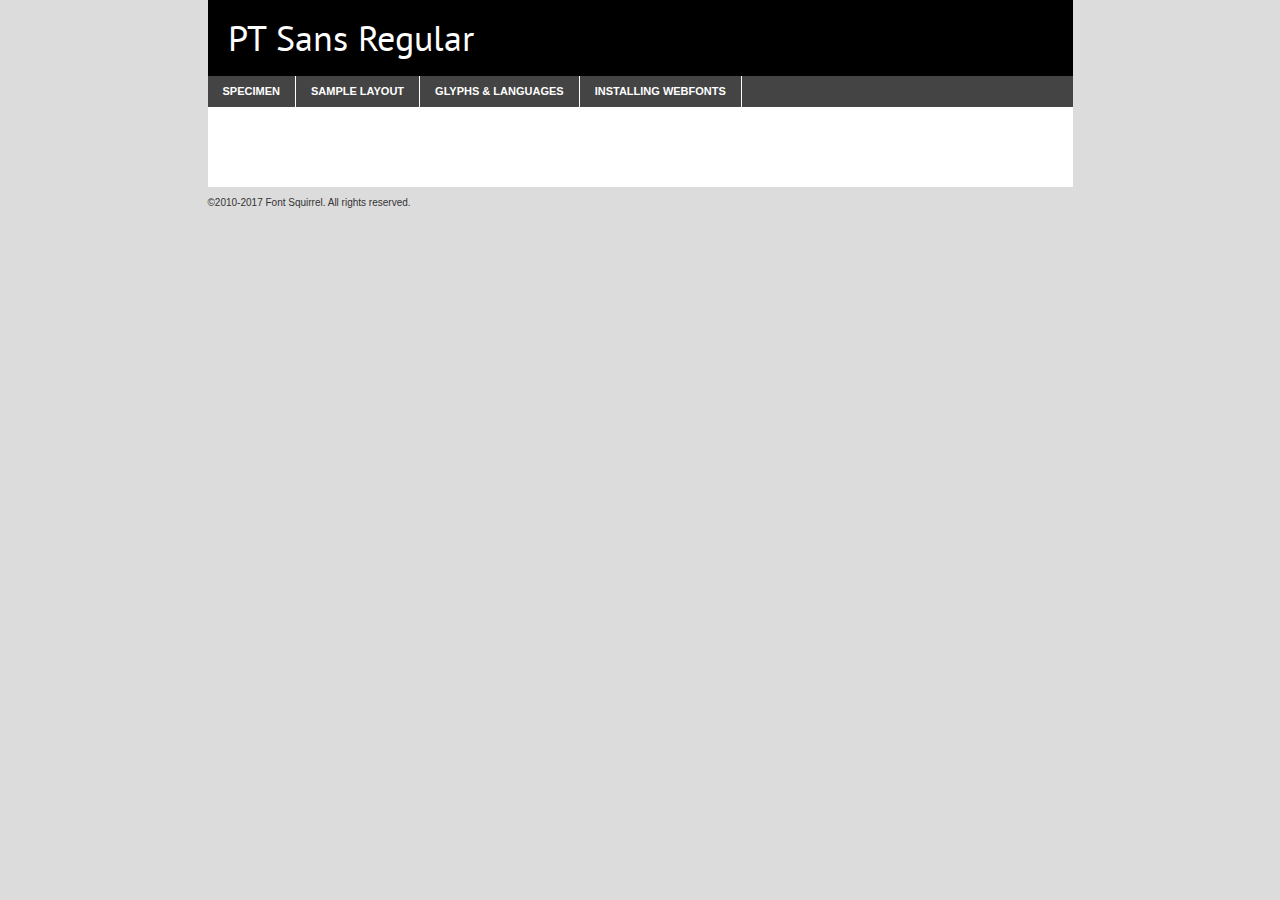
<file: 2/fonts/webfontkit-20200109-105140/ptsans-regular-demo.html>
<!DOCTYPE html PUBLIC "-//W3C//DTD XHTML 1.0 Transitional//EN"
	"http://www.w3.org/TR/xhtml1/DTD/xhtml1-transitional.dtd">

<html xmlns="http://www.w3.org/1999/xhtml" xml:lang="en" lang="en">
<head>
	<meta http-equiv="Content-Type" content="text/html; charset=utf-8" />
	<script src="http://ajax.googleapis.com/ajax/libs/jquery/1.7.2/jquery.min.js" type="text/javascript" charset="utf-8"></script>
	<script type="text/javascript">
	(function($){$.fn.easyTabs=function(option){var param=jQuery.extend({fadeSpeed:"fast",defaultContent:1,activeClass:'active'},option);$(this).each(function(){var thisId="#"+this.id;if(param.defaultContent==''){param.defaultContent=1;}
	if(typeof param.defaultContent=="number")
	{var defaultTab=$(thisId+" .tabs li:eq("+(param.defaultContent-1)+") a").attr('href').substr(1);}else{var defaultTab=param.defaultContent;}
	$(thisId+" .tabs li a").each(function(){var tabToHide=$(this).attr('href').substr(1);$("#"+tabToHide).addClass('easytabs-tab-content');});hideAll();changeContent(defaultTab);function hideAll(){$(thisId+" .easytabs-tab-content").hide();}
	function changeContent(tabId){hideAll();$(thisId+" .tabs li").removeClass(param.activeClass);$(thisId+" .tabs li a[href=#"+tabId+"]").closest('li').addClass(param.activeClass);if(param.fadeSpeed!="none")
	{$(thisId+" #"+tabId).fadeIn(param.fadeSpeed);}else{$(thisId+" #"+tabId).show();}}
	$(thisId+" .tabs li").click(function(){var tabId=$(this).find('a').attr('href').substr(1);changeContent(tabId);return false;});});}})(jQuery);
	</script>
	<link rel="stylesheet" href="specimen_files/specimen_stylesheet.css" type="text/css" charset="utf-8" />
	<link rel="stylesheet" href="stylesheet.css" type="text/css" charset="utf-8" />

	<style type="text/css">
					body{
				font-family: 'pt_sansregular';
							}
		</style>

	<title>PT Sans Regular Specimen</title>
	
	
	<script type="text/javascript" charset="utf-8">
		$(document).ready(function() {
			$('#container').easyTabs({defaultContent:1});
		});
	</script>
</head>

<body>
<div id="container">
	<div id="header">
		PT Sans Regular	</div>
	<ul class="tabs">
		<li><a href="#specimen">Specimen</a></li>
		<li><a href="#layout">Sample Layout</a></li>
				<li><a href="#glyphs">Glyphs &amp; Languages</a></li>
		<li><a href="#installing">Installing Webfonts</a></li>
		
	</ul>
	
	<div id="main_content">

		
			<div id="specimen">
		
				<div class="section">
					<div class="grid12 firstcol">
						<div class="huge">AaBb</div>
					</div>
				</div>
		
				<div class="section">
					<div class="glyph_range">A&#x200B;B&#x200b;C&#x200b;D&#x200b;E&#x200b;F&#x200b;G&#x200b;H&#x200b;I&#x200b;J&#x200b;K&#x200b;L&#x200b;M&#x200b;N&#x200b;O&#x200b;P&#x200b;Q&#x200b;R&#x200b;S&#x200b;T&#x200b;U&#x200b;V&#x200b;W&#x200b;X&#x200b;Y&#x200b;Z&#x200b;a&#x200b;b&#x200b;c&#x200b;d&#x200b;e&#x200b;f&#x200b;g&#x200b;h&#x200b;i&#x200b;j&#x200b;k&#x200b;l&#x200b;m&#x200b;n&#x200b;o&#x200b;p&#x200b;q&#x200b;r&#x200b;s&#x200b;t&#x200b;u&#x200b;v&#x200b;w&#x200b;x&#x200b;y&#x200b;z&#x200b;1&#x200b;2&#x200b;3&#x200b;4&#x200b;5&#x200b;6&#x200b;7&#x200b;8&#x200b;9&#x200b;0&#x200b;&amp;&#x200b;.&#x200b;,&#x200b;?&#x200b;!&#x200b;&#64;&#x200b;(&#x200b;)&#x200b;#&#x200b;$&#x200b;%&#x200b;*&#x200b;+&#x200b;-&#x200b;=&#x200b;:&#x200b;;</div>
				</div>
				<div class="section">
					<div class="grid12 firstcol">
						<table class="sample_table">
							<tr><td>10</td><td class="size10">abcdefghijklmnopqrstuvwxyzABCDEFGHIJKLMNOPQRSTUVWXYZ0123456789abcdefghijklmnopqrstuvwxyzABCDEFGHIJKLMNOPQRSTUVWXYZ0123456789abcdefghijklmnopqrstuvwxyzABCDEFGHIJKLMNOPQRSTUVWXYZ</td></tr>
							<tr><td>11</td><td class="size11">abcdefghijklmnopqrstuvwxyzABCDEFGHIJKLMNOPQRSTUVWXYZ0123456789abcdefghijklmnopqrstuvwxyzABCDEFGHIJKLMNOPQRSTUVWXYZ0123456789abcdefghijklmnopqrstuvwxyzABCDEFGHIJKLMNOPQRSTUVWXYZ</td></tr>
							<tr><td>12</td><td class="size12">abcdefghijklmnopqrstuvwxyzABCDEFGHIJKLMNOPQRSTUVWXYZ0123456789abcdefghijklmnopqrstuvwxyzABCDEFGHIJKLMNOPQRSTUVWXYZ0123456789abcdefghijklmnopqrstuvwxyzABCDEFGHIJKLMNOPQRSTUVWXYZ</td></tr>
							<tr><td>13</td><td class="size13">abcdefghijklmnopqrstuvwxyzABCDEFGHIJKLMNOPQRSTUVWXYZ0123456789abcdefghijklmnopqrstuvwxyzABCDEFGHIJKLMNOPQRSTUVWXYZ0123456789abcdefghijklmnopqrstuvwxyzABCDEFGHIJKLMNOPQRSTUVWXYZ</td></tr>
							<tr><td>14</td><td class="size14">abcdefghijklmnopqrstuvwxyzABCDEFGHIJKLMNOPQRSTUVWXYZ0123456789abcdefghijklmnopqrstuvwxyzABCDEFGHIJKLMNOPQRSTUVWXYZ0123456789abcdefghijklmnopqrstuvwxyzABCDEFGHIJKLMNOPQRSTUVWXYZ</td></tr>
							<tr><td>16</td><td class="size16">abcdefghijklmnopqrstuvwxyzABCDEFGHIJKLMNOPQRSTUVWXYZ0123456789abcdefghijklmnopqrstuvwxyzABCDEFGHIJKLMNOPQRSTUVWXYZ</td></tr>
							<tr><td>18</td><td class="size18">abcdefghijklmnopqrstuvwxyzABCDEFGHIJKLMNOPQRSTUVWXYZ0123456789abcdefghijklmnopqrstuvwxyzABCDEFGHIJKLMNOPQRSTUVWXYZ</td></tr>
							<tr><td>20</td><td class="size20">abcdefghijklmnopqrstuvwxyzABCDEFGHIJKLMNOPQRSTUVWXYZ0123456789abcdefghijklmnopqrstuvwxyzABCDEFGHIJKLMNOPQRSTUVWXYZ</td></tr>
							<tr><td>24</td><td class="size24">abcdefghijklmnopqrstuvwxyzABCDEFGHIJKLMNOPQRSTUVWXYZ0123456789abcdefghijklmnopqrstuvwxyzABCDEFGHIJKLMNOPQRSTUVWXYZ</td></tr>
							<tr><td>30</td><td class="size30">abcdefghijklmnopqrstuvwxyzABCDEFGHIJKLMNOPQRSTUVWXYZ0123456789abcdefghijklmnopqrstuvwxyzABCDEFGHIJKLMNOPQRSTUVWXYZ</td></tr>
							<tr><td>36</td><td class="size36">abcdefghijklmnopqrstuvwxyzABCDEFGHIJKLMNOPQRSTUVWXYZ0123456789abcdefghijklmnopqrstuvwxyzABCDEFGHIJKLMNOPQRSTUVWXYZ</td></tr>
							<tr><td>48</td><td class="size48">abcdefghijklmnopqrstuvwxyzABCDEFGHIJKLMNOPQRSTUVWXYZ0123456789abcdefghijklmnopqrstuvwxyzABCDEFGHIJKLMNOPQRSTUVWXYZ</td></tr>
							<tr><td>60</td><td class="size60">abcdefghijklmnopqrstuvwxyzABCDEFGHIJKLMNOPQRSTUVWXYZ0123456789abcdefghijklmnopqrstuvwxyzABCDEFGHIJKLMNOPQRSTUVWXYZ</td></tr>
							<tr><td>72</td><td class="size72">abcdefghijklmnopqrstuvwxyzABCDEFGHIJKLMNOPQRSTUVWXYZ0123456789abcdefghijklmnopqrstuvwxyzABCDEFGHIJKLMNOPQRSTUVWXYZ</td></tr>
							<tr><td>90</td><td class="size90">abcdefghijklmnopqrstuvwxyzABCDEFGHIJKLMNOPQRSTUVWXYZ0123456789abcdefghijklmnopqrstuvwxyzABCDEFGHIJKLMNOPQRSTUVWXYZ</td></tr>
						</table>
				
					</div>
			
				</div>
		
		
		
								<div class="section" id="bodycomparison">


										<div id="xheight">
				<div class="fontbody">&#x25FC;&#x25FC;&#x25FC;&#x25FC;&#x25FC;&#x25FC;&#x25FC;&#x25FC;&#x25FC;&#x25FC;&#x25FC;&#x25FC;&#x25FC;&#x25FC;&#x25FC;&#x25FC;&#x25FC;&#x25FC;&#x25FC;&#x25FC;&#x25FC;&#x25FC;&#x25FC;&#x25FC;&#x25FC;&#x25FC;&#x25FC;&#x25FC;&#x25FC;&#x25FC;&#x25FC;&#x25FC;&#x25FC;&#x25FC;&#x25FC;&#x25FC;&#x25FC;&#x25FC;&#x25FC;&#x25FC;&#x25FC;&#x25FC;&#x25FC;&#x25FC;&#x25FC;&#x25FC;&#x25FC;&#x25FC;&#x25FC;&#x25FC;&#x25FC;&#x25FC;&#x25FC;&#x25FC;&#x25FC;&#x25FC;&#x25FC;&#x25FC;&#x25FC;&#x25FC;&#x25FC;&#x25FC;&#x25FC;&#x25FC;&#x25FC;&#x25FC;&#x25FC;&#x25FC;&#x25FC;&#x25FC;&#x25FC;&#x25FC;&#x25FC;&#x25FC;&#x25FC;&#x25FC;&#x25FC;&#x25FC;&#x25FC;&#x25FC;&#x25FC;&#x25FC;&#x25FC;&#x25FC;&#x25FC;&#x25FC;&#x25FC;&#x25FC;&#x25FC;&#x25FC;&#x25FC;&#x25FC;&#x25FC;&#x25FC;&#x25FC;&#x25FC;&#x25FC;&#x25FC;&#x25FC;body</div><div class="arialbody">body</div><div class="verdanabody">body</div><div class="georgiabody">body</div></div>
										<div class="fontbody" style="z-index:1">
											body<span>PT Sans Regular</span>
										</div>
										<div class="arialbody" style="z-index:1">
											body<span>Arial</span>
										</div>
										<div class="verdanabody" style="z-index:1">
											body<span>Verdana</span>
										</div>
										<div class="georgiabody" style="z-index:1">
											body<span>Georgia</span>
										</div>



								</div>
		
		
				<div class="section psample psample_row1" id="">
					
					<div class="grid2 firstcol">
						<p class="size10"><span>10.</span>Aenean lacinia bibendum nulla sed consectetur. Fusce dapibus, tellus ac cursus commodo, tortor mauris condimentum nibh, ut fermentum massa justo sit amet risus. Nullam id dolor id nibh ultricies vehicula ut id elit. Cum sociis natoque penatibus et magnis dis parturient montes, nascetur ridiculus mus. Nulla vitae elit libero, a pharetra augue.</p>
			
					</div>
					<div class="grid3">
						<p class="size11"><span>11.</span>Aenean lacinia bibendum nulla sed consectetur. Fusce dapibus, tellus ac cursus commodo, tortor mauris condimentum nibh, ut fermentum massa justo sit amet risus. Nullam id dolor id nibh ultricies vehicula ut id elit. Cum sociis natoque penatibus et magnis dis parturient montes, nascetur ridiculus mus. Nulla vitae elit libero, a pharetra augue.</p>
			
					</div>
					<div class="grid3">
						<p class="size12"><span>12.</span>Aenean lacinia bibendum nulla sed consectetur. Fusce dapibus, tellus ac cursus commodo, tortor mauris condimentum nibh, ut fermentum massa justo sit amet risus. Nullam id dolor id nibh ultricies vehicula ut id elit. Cum sociis natoque penatibus et magnis dis parturient montes, nascetur ridiculus mus. Nulla vitae elit libero, a pharetra augue.</p>
			
					</div>
					<div class="grid4">
						<p class="size13"><span>13.</span>Aenean lacinia bibendum nulla sed consectetur. Fusce dapibus, tellus ac cursus commodo, tortor mauris condimentum nibh, ut fermentum massa justo sit amet risus. Nullam id dolor id nibh ultricies vehicula ut id elit. Cum sociis natoque penatibus et magnis dis parturient montes, nascetur ridiculus mus. Nulla vitae elit libero, a pharetra augue.</p>
			
					</div>
					<div class="white_blend"></div>
					
				</div>
				<div class="section psample psample_row2" id="">
					<div class="grid3 firstcol">
						<p class="size14"><span>14.</span>Aenean lacinia bibendum nulla sed consectetur. Fusce dapibus, tellus ac cursus commodo, tortor mauris condimentum nibh, ut fermentum massa justo sit amet risus. Nullam id dolor id nibh ultricies vehicula ut id elit. Cum sociis natoque penatibus et magnis dis parturient montes, nascetur ridiculus mus. Nulla vitae elit libero, a pharetra augue.</p>
			
					</div>
					<div class="grid4">
						<p class="size16"><span>16.</span>Aenean lacinia bibendum nulla sed consectetur. Fusce dapibus, tellus ac cursus commodo, tortor mauris condimentum nibh, ut fermentum massa justo sit amet risus. Nullam id dolor id nibh ultricies vehicula ut id elit. Cum sociis natoque penatibus et magnis dis parturient montes, nascetur ridiculus mus. Nulla vitae elit libero, a pharetra augue.</p>
			
					</div>
					<div class="grid5">
						<p class="size18"><span>18.</span>Aenean lacinia bibendum nulla sed consectetur. Fusce dapibus, tellus ac cursus commodo, tortor mauris condimentum nibh, ut fermentum massa justo sit amet risus. Nullam id dolor id nibh ultricies vehicula ut id elit. Cum sociis natoque penatibus et magnis dis parturient montes, nascetur ridiculus mus. Nulla vitae elit libero, a pharetra augue.</p>
			
					</div>

					<div class="white_blend"></div>

				</div>
				
				<div class="section psample psample_row3" id="">
					<div class="grid5 firstcol">
						<p class="size20"><span>20.</span>Aenean lacinia bibendum nulla sed consectetur. Fusce dapibus, tellus ac cursus commodo, tortor mauris condimentum nibh, ut fermentum massa justo sit amet risus. Nullam id dolor id nibh ultricies vehicula ut id elit. Cum sociis natoque penatibus et magnis dis parturient montes, nascetur ridiculus mus. Nulla vitae elit libero, a pharetra augue.</p>
					</div>
					<div class="grid7">
						<p class="size24"><span>24.</span>Aenean lacinia bibendum nulla sed consectetur. Fusce dapibus, tellus ac cursus commodo, tortor mauris condimentum nibh, ut fermentum massa justo sit amet risus. Nullam id dolor id nibh ultricies vehicula ut id elit. Cum sociis natoque penatibus et magnis dis parturient montes, nascetur ridiculus mus. Nulla vitae elit libero, a pharetra augue.</p>
					</div>
					
					<div class="white_blend"></div>
					
				</div>
				
				<div class="section psample psample_row4" id="">
					<div class="grid12 firstcol">
						<p class="size30"><span>30.</span>Aenean lacinia bibendum nulla sed consectetur. Fusce dapibus, tellus ac cursus commodo, tortor mauris condimentum nibh, ut fermentum massa justo sit amet risus. Nullam id dolor id nibh ultricies vehicula ut id elit. Cum sociis natoque penatibus et magnis dis parturient montes, nascetur ridiculus mus. Nulla vitae elit libero, a pharetra augue.</p>
					</div>
					<div class="white_blend"></div>
					
				</div>
				
				
				
				<div class="section psample psample_row1 fullreverse">
					<div class="grid2 firstcol">
						<p class="size10"><span>10.</span>Aenean lacinia bibendum nulla sed consectetur. Fusce dapibus, tellus ac cursus commodo, tortor mauris condimentum nibh, ut fermentum massa justo sit amet risus. Nullam id dolor id nibh ultricies vehicula ut id elit. Cum sociis natoque penatibus et magnis dis parturient montes, nascetur ridiculus mus. Nulla vitae elit libero, a pharetra augue.</p>
			
					</div>
					<div class="grid3">
						<p class="size11"><span>11.</span>Aenean lacinia bibendum nulla sed consectetur. Fusce dapibus, tellus ac cursus commodo, tortor mauris condimentum nibh, ut fermentum massa justo sit amet risus. Nullam id dolor id nibh ultricies vehicula ut id elit. Cum sociis natoque penatibus et magnis dis parturient montes, nascetur ridiculus mus. Nulla vitae elit libero, a pharetra augue.</p>
			
					</div>
					<div class="grid3">
						<p class="size12"><span>12.</span>Aenean lacinia bibendum nulla sed consectetur. Fusce dapibus, tellus ac cursus commodo, tortor mauris condimentum nibh, ut fermentum massa justo sit amet risus. Nullam id dolor id nibh ultricies vehicula ut id elit. Cum sociis natoque penatibus et magnis dis parturient montes, nascetur ridiculus mus. Nulla vitae elit libero, a pharetra augue.</p>
			
					</div>
					<div class="grid4">
						<p class="size13"><span>13.</span>Aenean lacinia bibendum nulla sed consectetur. Fusce dapibus, tellus ac cursus commodo, tortor mauris condimentum nibh, ut fermentum massa justo sit amet risus. Nullam id dolor id nibh ultricies vehicula ut id elit. Cum sociis natoque penatibus et magnis dis parturient montes, nascetur ridiculus mus. Nulla vitae elit libero, a pharetra augue.</p>
			
					</div>
					<div class="black_blend"></div>
					
				</div>
				
				<div class="section psample psample_row2 fullreverse">
					<div class="grid3 firstcol">
						<p class="size14"><span>14.</span>Aenean lacinia bibendum nulla sed consectetur. Fusce dapibus, tellus ac cursus commodo, tortor mauris condimentum nibh, ut fermentum massa justo sit amet risus. Nullam id dolor id nibh ultricies vehicula ut id elit. Cum sociis natoque penatibus et magnis dis parturient montes, nascetur ridiculus mus. Nulla vitae elit libero, a pharetra augue.</p>
			
					</div>
					<div class="grid4">
						<p class="size16"><span>16.</span>Aenean lacinia bibendum nulla sed consectetur. Fusce dapibus, tellus ac cursus commodo, tortor mauris condimentum nibh, ut fermentum massa justo sit amet risus. Nullam id dolor id nibh ultricies vehicula ut id elit. Cum sociis natoque penatibus et magnis dis parturient montes, nascetur ridiculus mus. Nulla vitae elit libero, a pharetra augue.</p>
			
					</div>
					<div class="grid5">
						<p class="size18"><span>18.</span>Aenean lacinia bibendum nulla sed consectetur. Fusce dapibus, tellus ac cursus commodo, tortor mauris condimentum nibh, ut fermentum massa justo sit amet risus. Nullam id dolor id nibh ultricies vehicula ut id elit. Cum sociis natoque penatibus et magnis dis parturient montes, nascetur ridiculus mus. Nulla vitae elit libero, a pharetra augue.</p>
			
					</div>
					<div class="black_blend"></div>

				</div>
				
				<div class="section psample fullreverse psample_row3" id="">
					<div class="grid5 firstcol">
						<p class="size20"><span>20.</span>Aenean lacinia bibendum nulla sed consectetur. Fusce dapibus, tellus ac cursus commodo, tortor mauris condimentum nibh, ut fermentum massa justo sit amet risus. Nullam id dolor id nibh ultricies vehicula ut id elit. Cum sociis natoque penatibus et magnis dis parturient montes, nascetur ridiculus mus. Nulla vitae elit libero, a pharetra augue.</p>
					</div>
					<div class="grid7">
						<p class="size24"><span>24.</span>Aenean lacinia bibendum nulla sed consectetur. Fusce dapibus, tellus ac cursus commodo, tortor mauris condimentum nibh, ut fermentum massa justo sit amet risus. Nullam id dolor id nibh ultricies vehicula ut id elit. Cum sociis natoque penatibus et magnis dis parturient montes, nascetur ridiculus mus. Nulla vitae elit libero, a pharetra augue.</p>
					</div>
					
					<div class="black_blend"></div>
					
				</div>
				
				<div class="section psample fullreverse psample_row4" id="" style="border-bottom: 20px #000 solid;">
					<div class="grid12 firstcol">
						<p class="size30"><span>30.</span>Aenean lacinia bibendum nulla sed consectetur. Fusce dapibus, tellus ac cursus commodo, tortor mauris condimentum nibh, ut fermentum massa justo sit amet risus. Nullam id dolor id nibh ultricies vehicula ut id elit. Cum sociis natoque penatibus et magnis dis parturient montes, nascetur ridiculus mus. Nulla vitae elit libero, a pharetra augue.</p>
					</div>
					<div class="black_blend"></div>
					
				</div>
				
				
				
				
			</div>
			
			<div id="layout">
				
				<div class="section">
					
					<div class="grid12 firstcol">
						<h1>Lorem Ipsum Dolor</h1>
						<h2>Etiam porta sem malesuada magna mollis euismod</h2>
						
						<p class="byline">By <a href="#link">Aenean Lacinia</a></p>
					</div>
				</div>
				<div class="section">
					<div class="grid8 firstcol">
						<p class="large">Donec sed odio dui. Morbi leo risus, porta ac consectetur ac, vestibulum at eros. Fusce dapibus, tellus ac cursus commodo, tortor mauris condimentum nibh, ut fermentum massa justo sit amet risus. </p>

						
						<h3>Pellentesque ornare sem</h3>

						<p>Maecenas sed diam eget risus varius blandit sit amet non magna. Maecenas faucibus mollis interdum. Donec ullamcorper nulla non metus auctor fringilla. Nullam id dolor id nibh ultricies vehicula ut id elit. Nullam id dolor id nibh ultricies vehicula ut id elit. </p>

						<p>Aenean eu leo quam. Pellentesque ornare sem lacinia quam venenatis vestibulum. Lorem ipsum dolor sit amet, consectetur adipiscing elit. Cum sociis natoque penatibus et magnis dis parturient montes, nascetur ridiculus mus. </p>

						<p>Nulla vitae elit libero, a pharetra augue. Praesent commodo cursus magna, vel scelerisque nisl consectetur et. Aenean lacinia bibendum nulla sed consectetur. </p>

						<p>Nullam quis risus eget urna mollis ornare vel eu leo. Nullam quis risus eget urna mollis ornare vel eu leo. Maecenas sed diam eget risus varius blandit sit amet non magna. Donec ullamcorper nulla non metus auctor fringilla. </p>

						<h3>Cras mattis consectetur</h3>

						<p>Aenean eu leo quam. Pellentesque ornare sem lacinia quam venenatis vestibulum. Aenean lacinia bibendum nulla sed consectetur. Integer posuere erat a ante venenatis dapibus posuere velit aliquet. Cras mattis consectetur purus sit amet fermentum. </p>

						<p>Nullam id dolor id nibh ultricies vehicula ut id elit. Nullam quis risus eget urna mollis ornare vel eu leo. Cras mattis consectetur purus sit amet fermentum.</p>
					</div>
					
					<div class="grid4 sidebar">
						
						<div class="box reverse">
							<p class="last">Nullam quis risus eget urna mollis ornare vel eu leo. Donec ullamcorper nulla non metus auctor fringilla. Cras mattis consectetur purus sit amet fermentum. Sed posuere consectetur est at lobortis. Lorem ipsum dolor sit amet, consectetur adipiscing elit. </p>
						</div>
						
						<p class="caption">Maecenas sed diam eget risus varius.</p>

						<p>Vestibulum id ligula porta felis euismod semper. Integer posuere erat a ante venenatis dapibus posuere velit aliquet. Vestibulum id ligula porta felis euismod semper. Sed posuere consectetur est at lobortis. Maecenas sed diam eget risus varius blandit sit amet non magna. Fusce dapibus, tellus ac cursus commodo, tortor mauris condimentum nibh, ut fermentum massa justo sit amet risus. </p>

					

						<p>Duis mollis, est non commodo luctus, nisi erat porttitor ligula, eget lacinia odio sem nec elit. Aenean lacinia bibendum nulla sed consectetur. Vivamus sagittis lacus vel augue laoreet rutrum faucibus dolor auctor. Aenean lacinia bibendum nulla sed consectetur. Nullam quis risus eget urna mollis ornare vel eu leo. </p>

						<p>Praesent commodo cursus magna, vel scelerisque nisl consectetur et. Donec ullamcorper nulla non metus auctor fringilla. Maecenas faucibus mollis interdum. Fusce dapibus, tellus ac cursus commodo, tortor mauris condimentum nibh, ut fermentum massa justo sit amet risus. </p>

					</div>
				</div>
				
			</div>


			



		<div id="glyphs">
			<div class="section">
				<div class="grid12 firstcol">
			
				<h1>Language Support</h1>
				<p>The subset of PT Sans Regular in this kit supports the following languages:<br />
			
					Cyrillic, English, Arrernte, Bislama, Cebuano, Fijian, Gilbertese, Hmong, Ibanag, Iloko_ilokano, Interglossa_glosa, Interlingua, Lojban, Norfolk_pitcairnese, Oromo, Rotokas, Seychelles_creole, Shona, Somali, Southern_ndebele, Swahili, Swati_swazi, Tok_pisin, Turkmen_cyrillic, Uyghur_cyrillic, Votic_cyrillic, Warlpiri, Xhosa, Zulu, Latinbasic, Ubasic, Demo				</p>
				<h1>Glyph Chart</h1>
				<p>The subset of PT Sans Regular in this kit includes all the glyphs listed below. Unicode entities are included above each glyph to help you insert individual characters into your layout.</p>
				<div id="glyph_chart">
			
																				 <div><p>&amp;#13;</p>&#13;</div>
																				 <div><p>&amp;#32;</p>&#32;</div>
																				 <div><p>&amp;#33;</p>&#33;</div>
																				 <div><p>&amp;#34;</p>&#34;</div>
																				 <div><p>&amp;#35;</p>&#35;</div>
																				 <div><p>&amp;#36;</p>&#36;</div>
																				 <div><p>&amp;#37;</p>&#37;</div>
																				 <div><p>&amp;#38;</p>&#38;</div>
																				 <div><p>&amp;#39;</p>&#39;</div>
																				 <div><p>&amp;#40;</p>&#40;</div>
																				 <div><p>&amp;#41;</p>&#41;</div>
																				 <div><p>&amp;#42;</p>&#42;</div>
																				 <div><p>&amp;#43;</p>&#43;</div>
																				 <div><p>&amp;#44;</p>&#44;</div>
																				 <div><p>&amp;#45;</p>&#45;</div>
																				 <div><p>&amp;#46;</p>&#46;</div>
																				 <div><p>&amp;#47;</p>&#47;</div>
																				 <div><p>&amp;#48;</p>&#48;</div>
																				 <div><p>&amp;#49;</p>&#49;</div>
																				 <div><p>&amp;#50;</p>&#50;</div>
																				 <div><p>&amp;#51;</p>&#51;</div>
																				 <div><p>&amp;#52;</p>&#52;</div>
																				 <div><p>&amp;#53;</p>&#53;</div>
																				 <div><p>&amp;#54;</p>&#54;</div>
																				 <div><p>&amp;#55;</p>&#55;</div>
																				 <div><p>&amp;#56;</p>&#56;</div>
																				 <div><p>&amp;#57;</p>&#57;</div>
																				 <div><p>&amp;#58;</p>&#58;</div>
																				 <div><p>&amp;#59;</p>&#59;</div>
																				 <div><p>&amp;#60;</p>&#60;</div>
																				 <div><p>&amp;#61;</p>&#61;</div>
																				 <div><p>&amp;#62;</p>&#62;</div>
																				 <div><p>&amp;#63;</p>&#63;</div>
																				 <div><p>&amp;#64;</p>&#64;</div>
																				 <div><p>&amp;#65;</p>&#65;</div>
																				 <div><p>&amp;#66;</p>&#66;</div>
																				 <div><p>&amp;#67;</p>&#67;</div>
																				 <div><p>&amp;#68;</p>&#68;</div>
																				 <div><p>&amp;#69;</p>&#69;</div>
																				 <div><p>&amp;#70;</p>&#70;</div>
																				 <div><p>&amp;#71;</p>&#71;</div>
																				 <div><p>&amp;#72;</p>&#72;</div>
																				 <div><p>&amp;#73;</p>&#73;</div>
																				 <div><p>&amp;#74;</p>&#74;</div>
																				 <div><p>&amp;#75;</p>&#75;</div>
																				 <div><p>&amp;#76;</p>&#76;</div>
																				 <div><p>&amp;#77;</p>&#77;</div>
																				 <div><p>&amp;#78;</p>&#78;</div>
																				 <div><p>&amp;#79;</p>&#79;</div>
																				 <div><p>&amp;#80;</p>&#80;</div>
																				 <div><p>&amp;#81;</p>&#81;</div>
																				 <div><p>&amp;#82;</p>&#82;</div>
																				 <div><p>&amp;#83;</p>&#83;</div>
																				 <div><p>&amp;#84;</p>&#84;</div>
																				 <div><p>&amp;#85;</p>&#85;</div>
																				 <div><p>&amp;#86;</p>&#86;</div>
																				 <div><p>&amp;#87;</p>&#87;</div>
																				 <div><p>&amp;#88;</p>&#88;</div>
																				 <div><p>&amp;#89;</p>&#89;</div>
																				 <div><p>&amp;#90;</p>&#90;</div>
																				 <div><p>&amp;#91;</p>&#91;</div>
																				 <div><p>&amp;#92;</p>&#92;</div>
																				 <div><p>&amp;#93;</p>&#93;</div>
																				 <div><p>&amp;#94;</p>&#94;</div>
																				 <div><p>&amp;#95;</p>&#95;</div>
																				 <div><p>&amp;#96;</p>&#96;</div>
																				 <div><p>&amp;#97;</p>&#97;</div>
																				 <div><p>&amp;#98;</p>&#98;</div>
																				 <div><p>&amp;#99;</p>&#99;</div>
																				 <div><p>&amp;#100;</p>&#100;</div>
																				 <div><p>&amp;#101;</p>&#101;</div>
																				 <div><p>&amp;#102;</p>&#102;</div>
																				 <div><p>&amp;#103;</p>&#103;</div>
																				 <div><p>&amp;#104;</p>&#104;</div>
																				 <div><p>&amp;#105;</p>&#105;</div>
																				 <div><p>&amp;#106;</p>&#106;</div>
																				 <div><p>&amp;#107;</p>&#107;</div>
																				 <div><p>&amp;#108;</p>&#108;</div>
																				 <div><p>&amp;#109;</p>&#109;</div>
																				 <div><p>&amp;#110;</p>&#110;</div>
																				 <div><p>&amp;#111;</p>&#111;</div>
																				 <div><p>&amp;#112;</p>&#112;</div>
																				 <div><p>&amp;#113;</p>&#113;</div>
																				 <div><p>&amp;#114;</p>&#114;</div>
																				 <div><p>&amp;#115;</p>&#115;</div>
																				 <div><p>&amp;#116;</p>&#116;</div>
																				 <div><p>&amp;#117;</p>&#117;</div>
																				 <div><p>&amp;#118;</p>&#118;</div>
																				 <div><p>&amp;#119;</p>&#119;</div>
																				 <div><p>&amp;#120;</p>&#120;</div>
																				 <div><p>&amp;#121;</p>&#121;</div>
																				 <div><p>&amp;#122;</p>&#122;</div>
																				 <div><p>&amp;#123;</p>&#123;</div>
																				 <div><p>&amp;#124;</p>&#124;</div>
																				 <div><p>&amp;#125;</p>&#125;</div>
																				 <div><p>&amp;#126;</p>&#126;</div>
																				 <div><p>&amp;#160;</p>&#160;</div>
																				 <div><p>&amp;#162;</p>&#162;</div>
																				 <div><p>&amp;#163;</p>&#163;</div>
																				 <div><p>&amp;#165;</p>&#165;</div>
																				 <div><p>&amp;#168;</p>&#168;</div>
																				 <div><p>&amp;#169;</p>&#169;</div>
																				 <div><p>&amp;#171;</p>&#171;</div>
																				 <div><p>&amp;#173;</p>&#173;</div>
																				 <div><p>&amp;#174;</p>&#174;</div>
																				 <div><p>&amp;#180;</p>&#180;</div>
																				 <div><p>&amp;#184;</p>&#184;</div>
																				 <div><p>&amp;#187;</p>&#187;</div>
																				 <div><p>&amp;#710;</p>&#710;</div>
																				 <div><p>&amp;#730;</p>&#730;</div>
																				 <div><p>&amp;#732;</p>&#732;</div>
																				 <div><p>&amp;#1025;</p>&#1025;</div>
																				 <div><p>&amp;#1026;</p>&#1026;</div>
																				 <div><p>&amp;#1027;</p>&#1027;</div>
																				 <div><p>&amp;#1028;</p>&#1028;</div>
																				 <div><p>&amp;#1029;</p>&#1029;</div>
																				 <div><p>&amp;#1030;</p>&#1030;</div>
																				 <div><p>&amp;#1031;</p>&#1031;</div>
																				 <div><p>&amp;#1032;</p>&#1032;</div>
																				 <div><p>&amp;#1033;</p>&#1033;</div>
																				 <div><p>&amp;#1034;</p>&#1034;</div>
																				 <div><p>&amp;#1035;</p>&#1035;</div>
																				 <div><p>&amp;#1036;</p>&#1036;</div>
																				 <div><p>&amp;#1038;</p>&#1038;</div>
																				 <div><p>&amp;#1039;</p>&#1039;</div>
																				 <div><p>&amp;#1040;</p>&#1040;</div>
																				 <div><p>&amp;#1041;</p>&#1041;</div>
																				 <div><p>&amp;#1042;</p>&#1042;</div>
																				 <div><p>&amp;#1043;</p>&#1043;</div>
																				 <div><p>&amp;#1044;</p>&#1044;</div>
																				 <div><p>&amp;#1045;</p>&#1045;</div>
																				 <div><p>&amp;#1046;</p>&#1046;</div>
																				 <div><p>&amp;#1047;</p>&#1047;</div>
																				 <div><p>&amp;#1048;</p>&#1048;</div>
																				 <div><p>&amp;#1049;</p>&#1049;</div>
																				 <div><p>&amp;#1050;</p>&#1050;</div>
																				 <div><p>&amp;#1051;</p>&#1051;</div>
																				 <div><p>&amp;#1052;</p>&#1052;</div>
																				 <div><p>&amp;#1053;</p>&#1053;</div>
																				 <div><p>&amp;#1054;</p>&#1054;</div>
																				 <div><p>&amp;#1055;</p>&#1055;</div>
																				 <div><p>&amp;#1056;</p>&#1056;</div>
																				 <div><p>&amp;#1057;</p>&#1057;</div>
																				 <div><p>&amp;#1058;</p>&#1058;</div>
																				 <div><p>&amp;#1059;</p>&#1059;</div>
																				 <div><p>&amp;#1060;</p>&#1060;</div>
																				 <div><p>&amp;#1061;</p>&#1061;</div>
																				 <div><p>&amp;#1062;</p>&#1062;</div>
																				 <div><p>&amp;#1063;</p>&#1063;</div>
																				 <div><p>&amp;#1064;</p>&#1064;</div>
																				 <div><p>&amp;#1065;</p>&#1065;</div>
																				 <div><p>&amp;#1066;</p>&#1066;</div>
																				 <div><p>&amp;#1067;</p>&#1067;</div>
																				 <div><p>&amp;#1068;</p>&#1068;</div>
																				 <div><p>&amp;#1069;</p>&#1069;</div>
																				 <div><p>&amp;#1070;</p>&#1070;</div>
																				 <div><p>&amp;#1071;</p>&#1071;</div>
																				 <div><p>&amp;#1072;</p>&#1072;</div>
																				 <div><p>&amp;#1073;</p>&#1073;</div>
																				 <div><p>&amp;#1074;</p>&#1074;</div>
																				 <div><p>&amp;#1075;</p>&#1075;</div>
																				 <div><p>&amp;#1076;</p>&#1076;</div>
																				 <div><p>&amp;#1077;</p>&#1077;</div>
																				 <div><p>&amp;#1078;</p>&#1078;</div>
																				 <div><p>&amp;#1079;</p>&#1079;</div>
																				 <div><p>&amp;#1080;</p>&#1080;</div>
																				 <div><p>&amp;#1081;</p>&#1081;</div>
																				 <div><p>&amp;#1082;</p>&#1082;</div>
																				 <div><p>&amp;#1083;</p>&#1083;</div>
																				 <div><p>&amp;#1084;</p>&#1084;</div>
																				 <div><p>&amp;#1085;</p>&#1085;</div>
																				 <div><p>&amp;#1086;</p>&#1086;</div>
																				 <div><p>&amp;#1087;</p>&#1087;</div>
																				 <div><p>&amp;#1088;</p>&#1088;</div>
																				 <div><p>&amp;#1089;</p>&#1089;</div>
																				 <div><p>&amp;#1090;</p>&#1090;</div>
																				 <div><p>&amp;#1091;</p>&#1091;</div>
																				 <div><p>&amp;#1092;</p>&#1092;</div>
																				 <div><p>&amp;#1093;</p>&#1093;</div>
																				 <div><p>&amp;#1094;</p>&#1094;</div>
																				 <div><p>&amp;#1095;</p>&#1095;</div>
																				 <div><p>&amp;#1096;</p>&#1096;</div>
																				 <div><p>&amp;#1097;</p>&#1097;</div>
																				 <div><p>&amp;#1098;</p>&#1098;</div>
																				 <div><p>&amp;#1099;</p>&#1099;</div>
																				 <div><p>&amp;#1100;</p>&#1100;</div>
																				 <div><p>&amp;#1101;</p>&#1101;</div>
																				 <div><p>&amp;#1102;</p>&#1102;</div>
																				 <div><p>&amp;#1103;</p>&#1103;</div>
																				 <div><p>&amp;#1105;</p>&#1105;</div>
																				 <div><p>&amp;#1106;</p>&#1106;</div>
																				 <div><p>&amp;#1107;</p>&#1107;</div>
																				 <div><p>&amp;#1108;</p>&#1108;</div>
																				 <div><p>&amp;#1109;</p>&#1109;</div>
																				 <div><p>&amp;#1110;</p>&#1110;</div>
																				 <div><p>&amp;#1111;</p>&#1111;</div>
																				 <div><p>&amp;#1112;</p>&#1112;</div>
																				 <div><p>&amp;#1113;</p>&#1113;</div>
																				 <div><p>&amp;#1114;</p>&#1114;</div>
																				 <div><p>&amp;#1115;</p>&#1115;</div>
																				 <div><p>&amp;#1116;</p>&#1116;</div>
																				 <div><p>&amp;#1118;</p>&#1118;</div>
																				 <div><p>&amp;#1119;</p>&#1119;</div>
																				 <div><p>&amp;#1122;</p>&#1122;</div>
																				 <div><p>&amp;#1123;</p>&#1123;</div>
																				 <div><p>&amp;#1138;</p>&#1138;</div>
																				 <div><p>&amp;#1139;</p>&#1139;</div>
																				 <div><p>&amp;#1140;</p>&#1140;</div>
																				 <div><p>&amp;#1141;</p>&#1141;</div>
																				 <div><p>&amp;#1162;</p>&#1162;</div>
																				 <div><p>&amp;#1163;</p>&#1163;</div>
																				 <div><p>&amp;#1164;</p>&#1164;</div>
																				 <div><p>&amp;#1165;</p>&#1165;</div>
																				 <div><p>&amp;#1166;</p>&#1166;</div>
																				 <div><p>&amp;#1167;</p>&#1167;</div>
																				 <div><p>&amp;#1168;</p>&#1168;</div>
																				 <div><p>&amp;#1169;</p>&#1169;</div>
																				 <div><p>&amp;#1170;</p>&#1170;</div>
																				 <div><p>&amp;#1171;</p>&#1171;</div>
																				 <div><p>&amp;#1172;</p>&#1172;</div>
																				 <div><p>&amp;#1173;</p>&#1173;</div>
																				 <div><p>&amp;#1174;</p>&#1174;</div>
																				 <div><p>&amp;#1175;</p>&#1175;</div>
																				 <div><p>&amp;#1176;</p>&#1176;</div>
																				 <div><p>&amp;#1177;</p>&#1177;</div>
																				 <div><p>&amp;#1178;</p>&#1178;</div>
																				 <div><p>&amp;#1179;</p>&#1179;</div>
																				 <div><p>&amp;#1180;</p>&#1180;</div>
																				 <div><p>&amp;#1181;</p>&#1181;</div>
																				 <div><p>&amp;#1182;</p>&#1182;</div>
																				 <div><p>&amp;#1183;</p>&#1183;</div>
																				 <div><p>&amp;#1184;</p>&#1184;</div>
																				 <div><p>&amp;#1185;</p>&#1185;</div>
																				 <div><p>&amp;#1186;</p>&#1186;</div>
																				 <div><p>&amp;#1187;</p>&#1187;</div>
																				 <div><p>&amp;#1188;</p>&#1188;</div>
																				 <div><p>&amp;#1189;</p>&#1189;</div>
																				 <div><p>&amp;#1190;</p>&#1190;</div>
																				 <div><p>&amp;#1191;</p>&#1191;</div>
																				 <div><p>&amp;#1192;</p>&#1192;</div>
																				 <div><p>&amp;#1193;</p>&#1193;</div>
																				 <div><p>&amp;#1194;</p>&#1194;</div>
																				 <div><p>&amp;#1195;</p>&#1195;</div>
																				 <div><p>&amp;#1196;</p>&#1196;</div>
																				 <div><p>&amp;#1197;</p>&#1197;</div>
																				 <div><p>&amp;#1198;</p>&#1198;</div>
																				 <div><p>&amp;#1199;</p>&#1199;</div>
																				 <div><p>&amp;#1200;</p>&#1200;</div>
																				 <div><p>&amp;#1201;</p>&#1201;</div>
																				 <div><p>&amp;#1202;</p>&#1202;</div>
																				 <div><p>&amp;#1203;</p>&#1203;</div>
																				 <div><p>&amp;#1204;</p>&#1204;</div>
																				 <div><p>&amp;#1205;</p>&#1205;</div>
																				 <div><p>&amp;#1206;</p>&#1206;</div>
																				 <div><p>&amp;#1207;</p>&#1207;</div>
																				 <div><p>&amp;#1208;</p>&#1208;</div>
																				 <div><p>&amp;#1209;</p>&#1209;</div>
																				 <div><p>&amp;#1210;</p>&#1210;</div>
																				 <div><p>&amp;#1211;</p>&#1211;</div>
																				 <div><p>&amp;#1212;</p>&#1212;</div>
																				 <div><p>&amp;#1213;</p>&#1213;</div>
																				 <div><p>&amp;#1214;</p>&#1214;</div>
																				 <div><p>&amp;#1215;</p>&#1215;</div>
																				 <div><p>&amp;#1216;</p>&#1216;</div>
																				 <div><p>&amp;#1219;</p>&#1219;</div>
																				 <div><p>&amp;#1220;</p>&#1220;</div>
																				 <div><p>&amp;#1221;</p>&#1221;</div>
																				 <div><p>&amp;#1222;</p>&#1222;</div>
																				 <div><p>&amp;#1223;</p>&#1223;</div>
																				 <div><p>&amp;#1224;</p>&#1224;</div>
																				 <div><p>&amp;#1225;</p>&#1225;</div>
																				 <div><p>&amp;#1226;</p>&#1226;</div>
																				 <div><p>&amp;#1227;</p>&#1227;</div>
																				 <div><p>&amp;#1228;</p>&#1228;</div>
																				 <div><p>&amp;#1229;</p>&#1229;</div>
																				 <div><p>&amp;#1230;</p>&#1230;</div>
																				 <div><p>&amp;#1231;</p>&#1231;</div>
																				 <div><p>&amp;#1232;</p>&#1232;</div>
																				 <div><p>&amp;#1233;</p>&#1233;</div>
																				 <div><p>&amp;#1234;</p>&#1234;</div>
																				 <div><p>&amp;#1235;</p>&#1235;</div>
																				 <div><p>&amp;#1236;</p>&#1236;</div>
																				 <div><p>&amp;#1237;</p>&#1237;</div>
																				 <div><p>&amp;#1238;</p>&#1238;</div>
																				 <div><p>&amp;#1239;</p>&#1239;</div>
																				 <div><p>&amp;#1240;</p>&#1240;</div>
																				 <div><p>&amp;#1241;</p>&#1241;</div>
																				 <div><p>&amp;#1242;</p>&#1242;</div>
																				 <div><p>&amp;#1243;</p>&#1243;</div>
																				 <div><p>&amp;#1244;</p>&#1244;</div>
																				 <div><p>&amp;#1245;</p>&#1245;</div>
																				 <div><p>&amp;#1246;</p>&#1246;</div>
																				 <div><p>&amp;#1247;</p>&#1247;</div>
																				 <div><p>&amp;#1248;</p>&#1248;</div>
																				 <div><p>&amp;#1249;</p>&#1249;</div>
																				 <div><p>&amp;#1250;</p>&#1250;</div>
																				 <div><p>&amp;#1251;</p>&#1251;</div>
																				 <div><p>&amp;#1252;</p>&#1252;</div>
																				 <div><p>&amp;#1253;</p>&#1253;</div>
																				 <div><p>&amp;#1254;</p>&#1254;</div>
																				 <div><p>&amp;#1255;</p>&#1255;</div>
																				 <div><p>&amp;#1256;</p>&#1256;</div>
																				 <div><p>&amp;#1257;</p>&#1257;</div>
																				 <div><p>&amp;#1258;</p>&#1258;</div>
																				 <div><p>&amp;#1259;</p>&#1259;</div>
																				 <div><p>&amp;#1260;</p>&#1260;</div>
																				 <div><p>&amp;#1261;</p>&#1261;</div>
																				 <div><p>&amp;#1262;</p>&#1262;</div>
																				 <div><p>&amp;#1263;</p>&#1263;</div>
																				 <div><p>&amp;#1264;</p>&#1264;</div>
																				 <div><p>&amp;#1265;</p>&#1265;</div>
																				 <div><p>&amp;#1266;</p>&#1266;</div>
																				 <div><p>&amp;#1267;</p>&#1267;</div>
																				 <div><p>&amp;#1268;</p>&#1268;</div>
																				 <div><p>&amp;#1269;</p>&#1269;</div>
																				 <div><p>&amp;#1270;</p>&#1270;</div>
																				 <div><p>&amp;#1271;</p>&#1271;</div>
																				 <div><p>&amp;#1272;</p>&#1272;</div>
																				 <div><p>&amp;#1273;</p>&#1273;</div>
																				 <div><p>&amp;#1276;</p>&#1276;</div>
																				 <div><p>&amp;#1277;</p>&#1277;</div>
																				 <div><p>&amp;#8192;</p>&#8192;</div>
																				 <div><p>&amp;#8193;</p>&#8193;</div>
																				 <div><p>&amp;#8194;</p>&#8194;</div>
																				 <div><p>&amp;#8195;</p>&#8195;</div>
																				 <div><p>&amp;#8196;</p>&#8196;</div>
																				 <div><p>&amp;#8197;</p>&#8197;</div>
																				 <div><p>&amp;#8198;</p>&#8198;</div>
																				 <div><p>&amp;#8199;</p>&#8199;</div>
																				 <div><p>&amp;#8200;</p>&#8200;</div>
																				 <div><p>&amp;#8201;</p>&#8201;</div>
																				 <div><p>&amp;#8202;</p>&#8202;</div>
																				 <div><p>&amp;#8208;</p>&#8208;</div>
																				 <div><p>&amp;#8209;</p>&#8209;</div>
																				 <div><p>&amp;#8210;</p>&#8210;</div>
																				 <div><p>&amp;#8211;</p>&#8211;</div>
																				 <div><p>&amp;#8212;</p>&#8212;</div>
																				 <div><p>&amp;#8216;</p>&#8216;</div>
																				 <div><p>&amp;#8217;</p>&#8217;</div>
																				 <div><p>&amp;#8218;</p>&#8218;</div>
																				 <div><p>&amp;#8220;</p>&#8220;</div>
																				 <div><p>&amp;#8221;</p>&#8221;</div>
																				 <div><p>&amp;#8222;</p>&#8222;</div>
																				 <div><p>&amp;#8230;</p>&#8230;</div>
																				 <div><p>&amp;#8239;</p>&#8239;</div>
																				 <div><p>&amp;#8249;</p>&#8249;</div>
																				 <div><p>&amp;#8250;</p>&#8250;</div>
																				 <div><p>&amp;#8287;</p>&#8287;</div>
																				 <div><p>&amp;#8364;</p>&#8364;</div>
																				 <div><p>&amp;#8482;</p>&#8482;</div>
																				 <div><p>&amp;#9724;</p>&#9724;</div>
																																						</div>	
				</div>
		
		
			</div>
		</div>
		
		
		<div id="specs">
			
		</div>
	
		<div id="installing">
			<div class="section">
				<div class="grid7 firstcol">
					<h1>Installing Webfonts</h1>
					
					<p>Webfonts are supported by all major browser platforms but not all in the same way. There are currently four different font formats that must be included in order to target all browsers. This includes TTF, WOFF, EOT and SVG.</p>
					
					<h2>1. Upload your webfonts</h2>
					<p>You must upload your webfont kit to your website. They should be in or near the same directory as your CSS files.</p>
					
					<h2>2. Include the webfont stylesheet</h2>
					<p>A special CSS @font-face declaration helps the various browsers select the appropriate font it needs without causing you a bunch of headaches. Learn more about this syntax by reading the <a href="https://www.fontspring.com/blog/further-hardening-of-the-bulletproof-syntax">Fontspring blog post</a> about it. The code for it is as follows:</p>


<code>
@font-face{ 
	font-family: 'MyWebFont';
	src: url('WebFont.eot');
	src: url('WebFont.eot?#iefix') format('embedded-opentype'),
	     url('WebFont.woff') format('woff'),
	     url('WebFont.ttf') format('truetype'),
	     url('WebFont.svg#webfont') format('svg');
}
</code>

	<p>We've already gone ahead and generated the code for you. All you have to do is link to the stylesheet in your HTML, like this:</p>
	<code>&lt;link rel=&quot;stylesheet&quot; href=&quot;stylesheet.css&quot; type=&quot;text/css&quot; charset=&quot;utf-8&quot; /&gt;</code>

					<h2>3. Modify your own stylesheet</h2>
					<p>To take advantage of your new fonts, you must tell your stylesheet to use them. Look at the original @font-face declaration above and find the property called "font-family." The name linked there will be what you use to reference the font. Prepend that webfont name to the font stack in the "font-family" property, inside the selector you want to change. For example:</p>
<code>p { font-family: 'WebFont', Arial, sans-serif; }</code>

<h2>4. Test</h2>
<p>Getting webfonts to work cross-browser <em>can</em> be tricky. Use the information in the sidebar to help you if you find that fonts aren't loading in a particular browser.</p>
				</div>
				
				<div class="grid5 sidebar">
					<div class="box">
						<h2>Troubleshooting<br />Font-Face Problems</h2>
						<p>Having trouble getting your webfonts to load in your new website? Here are some tips to sort out what might be the problem.</p>

						<h3>Fonts not showing in any browser</h3>

						<p>This sounds like you need to work on the plumbing. You either did not upload the fonts to the correct directory, or you did not link the fonts properly in the CSS. If you've confirmed that all this is correct and you still have a problem, take a look at your .htaccess file and see if requests are getting intercepted.</p>

						<h3>Fonts not loading in iPhone or iPad</h3>

						<p>The most common problem here is that you are serving the fonts from an IIS server. IIS refuses to serve files that have unknown MIME types. If that is the case, you must set the MIME type for SVG to "image/svg+xml" in the server settings. Follow these instructions from Microsoft if you need help.</p>

						<h3>Fonts not loading in Firefox</h3>

						<p>The primary reason for this failure? You are still using a version Firefox older than 3.5. So upgrade already! If that isn't it, then you are very likely serving fonts from a different domain. Firefox requires that all font assets be served from the same domain. Lastly it is possible that you need to add WOFF to your list of MIME types (if you are serving via IIS.)</p>

						<h3>Fonts not loading in IE</h3>

						<p>Are you looking at Internet Explorer on an actual Windows machine or are you cheating by using a service like Adobe BrowserLab? Many of these screenshot services do not render @font-face for IE. Best to test it on a real machine.</p>

						<h3>Fonts not loading in IE9</h3>

						<p>IE9, like Firefox, requires that fonts be served from the same domain as the website. Make sure that is the case.</p>
					</div>
				</div>
			</div>
			
		</div>
	
	</div>
	<div id="footer">
		<p>&copy;2010-2017 Font Squirrel. All rights reserved.</p>
	</div>
</div>
</body>
</html>
</file>
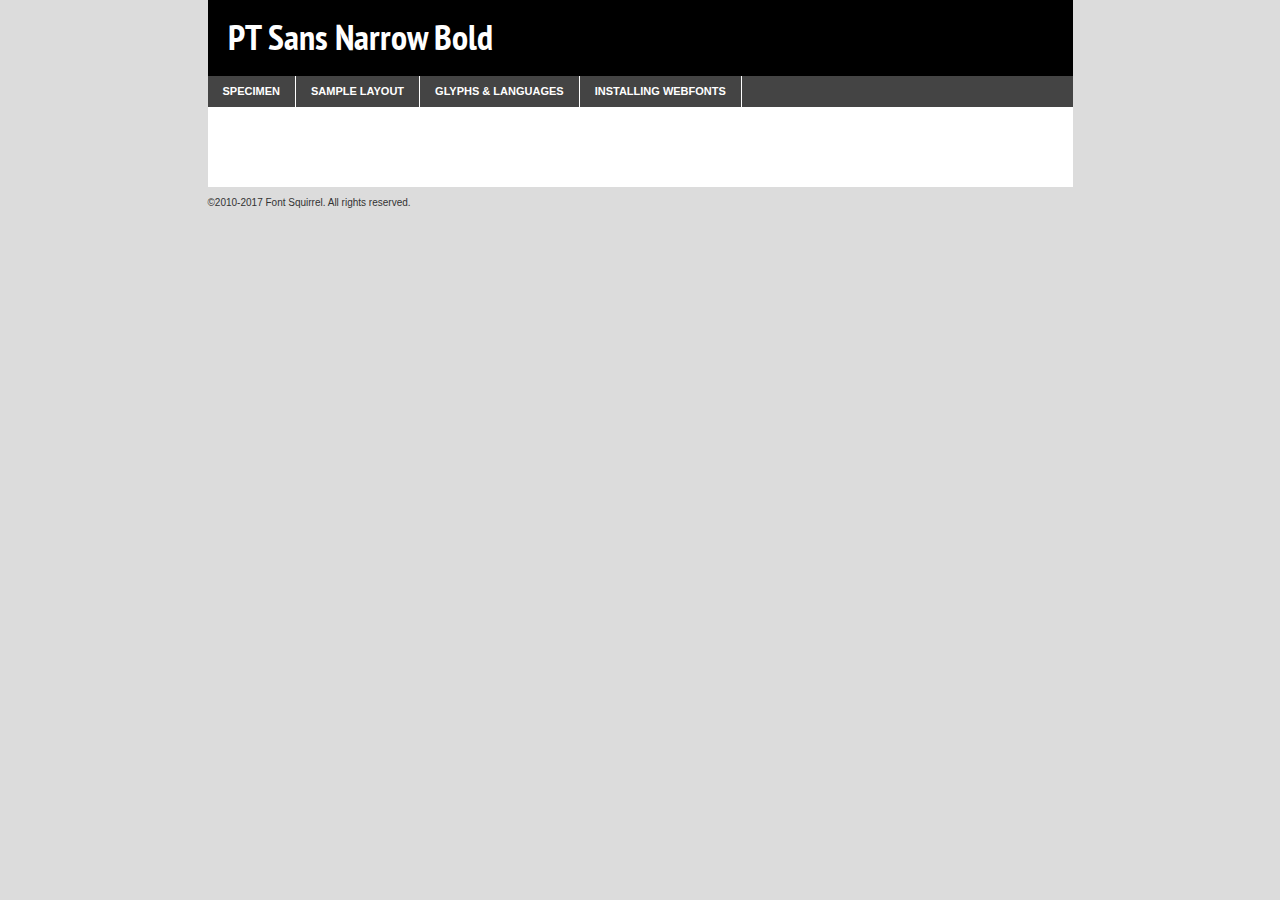
<file: 2/fonts/webfontkit-20200109-105140/ptsansnarrow-bold-demo.html>
<!DOCTYPE html PUBLIC "-//W3C//DTD XHTML 1.0 Transitional//EN"
	"http://www.w3.org/TR/xhtml1/DTD/xhtml1-transitional.dtd">

<html xmlns="http://www.w3.org/1999/xhtml" xml:lang="en" lang="en">
<head>
	<meta http-equiv="Content-Type" content="text/html; charset=utf-8" />
	<script src="http://ajax.googleapis.com/ajax/libs/jquery/1.7.2/jquery.min.js" type="text/javascript" charset="utf-8"></script>
	<script type="text/javascript">
	(function($){$.fn.easyTabs=function(option){var param=jQuery.extend({fadeSpeed:"fast",defaultContent:1,activeClass:'active'},option);$(this).each(function(){var thisId="#"+this.id;if(param.defaultContent==''){param.defaultContent=1;}
	if(typeof param.defaultContent=="number")
	{var defaultTab=$(thisId+" .tabs li:eq("+(param.defaultContent-1)+") a").attr('href').substr(1);}else{var defaultTab=param.defaultContent;}
	$(thisId+" .tabs li a").each(function(){var tabToHide=$(this).attr('href').substr(1);$("#"+tabToHide).addClass('easytabs-tab-content');});hideAll();changeContent(defaultTab);function hideAll(){$(thisId+" .easytabs-tab-content").hide();}
	function changeContent(tabId){hideAll();$(thisId+" .tabs li").removeClass(param.activeClass);$(thisId+" .tabs li a[href=#"+tabId+"]").closest('li').addClass(param.activeClass);if(param.fadeSpeed!="none")
	{$(thisId+" #"+tabId).fadeIn(param.fadeSpeed);}else{$(thisId+" #"+tabId).show();}}
	$(thisId+" .tabs li").click(function(){var tabId=$(this).find('a').attr('href').substr(1);changeContent(tabId);return false;});});}})(jQuery);
	</script>
	<link rel="stylesheet" href="specimen_files/specimen_stylesheet.css" type="text/css" charset="utf-8" />
	<link rel="stylesheet" href="stylesheet.css" type="text/css" charset="utf-8" />

	<style type="text/css">
					body{
				font-family: 'pt_sans_narrowbold';
							}
		</style>

	<title>PT Sans Narrow Bold Specimen</title>
	
	
	<script type="text/javascript" charset="utf-8">
		$(document).ready(function() {
			$('#container').easyTabs({defaultContent:1});
		});
	</script>
</head>

<body>
<div id="container">
	<div id="header">
		PT Sans Narrow Bold	</div>
	<ul class="tabs">
		<li><a href="#specimen">Specimen</a></li>
		<li><a href="#layout">Sample Layout</a></li>
				<li><a href="#glyphs">Glyphs &amp; Languages</a></li>
		<li><a href="#installing">Installing Webfonts</a></li>
		
	</ul>
	
	<div id="main_content">

		
			<div id="specimen">
		
				<div class="section">
					<div class="grid12 firstcol">
						<div class="huge">AaBb</div>
					</div>
				</div>
		
				<div class="section">
					<div class="glyph_range">A&#x200B;B&#x200b;C&#x200b;D&#x200b;E&#x200b;F&#x200b;G&#x200b;H&#x200b;I&#x200b;J&#x200b;K&#x200b;L&#x200b;M&#x200b;N&#x200b;O&#x200b;P&#x200b;Q&#x200b;R&#x200b;S&#x200b;T&#x200b;U&#x200b;V&#x200b;W&#x200b;X&#x200b;Y&#x200b;Z&#x200b;a&#x200b;b&#x200b;c&#x200b;d&#x200b;e&#x200b;f&#x200b;g&#x200b;h&#x200b;i&#x200b;j&#x200b;k&#x200b;l&#x200b;m&#x200b;n&#x200b;o&#x200b;p&#x200b;q&#x200b;r&#x200b;s&#x200b;t&#x200b;u&#x200b;v&#x200b;w&#x200b;x&#x200b;y&#x200b;z&#x200b;1&#x200b;2&#x200b;3&#x200b;4&#x200b;5&#x200b;6&#x200b;7&#x200b;8&#x200b;9&#x200b;0&#x200b;&amp;&#x200b;.&#x200b;,&#x200b;?&#x200b;!&#x200b;&#64;&#x200b;(&#x200b;)&#x200b;#&#x200b;$&#x200b;%&#x200b;*&#x200b;+&#x200b;-&#x200b;=&#x200b;:&#x200b;;</div>
				</div>
				<div class="section">
					<div class="grid12 firstcol">
						<table class="sample_table">
							<tr><td>10</td><td class="size10">abcdefghijklmnopqrstuvwxyzABCDEFGHIJKLMNOPQRSTUVWXYZ0123456789abcdefghijklmnopqrstuvwxyzABCDEFGHIJKLMNOPQRSTUVWXYZ0123456789abcdefghijklmnopqrstuvwxyzABCDEFGHIJKLMNOPQRSTUVWXYZ</td></tr>
							<tr><td>11</td><td class="size11">abcdefghijklmnopqrstuvwxyzABCDEFGHIJKLMNOPQRSTUVWXYZ0123456789abcdefghijklmnopqrstuvwxyzABCDEFGHIJKLMNOPQRSTUVWXYZ0123456789abcdefghijklmnopqrstuvwxyzABCDEFGHIJKLMNOPQRSTUVWXYZ</td></tr>
							<tr><td>12</td><td class="size12">abcdefghijklmnopqrstuvwxyzABCDEFGHIJKLMNOPQRSTUVWXYZ0123456789abcdefghijklmnopqrstuvwxyzABCDEFGHIJKLMNOPQRSTUVWXYZ0123456789abcdefghijklmnopqrstuvwxyzABCDEFGHIJKLMNOPQRSTUVWXYZ</td></tr>
							<tr><td>13</td><td class="size13">abcdefghijklmnopqrstuvwxyzABCDEFGHIJKLMNOPQRSTUVWXYZ0123456789abcdefghijklmnopqrstuvwxyzABCDEFGHIJKLMNOPQRSTUVWXYZ0123456789abcdefghijklmnopqrstuvwxyzABCDEFGHIJKLMNOPQRSTUVWXYZ</td></tr>
							<tr><td>14</td><td class="size14">abcdefghijklmnopqrstuvwxyzABCDEFGHIJKLMNOPQRSTUVWXYZ0123456789abcdefghijklmnopqrstuvwxyzABCDEFGHIJKLMNOPQRSTUVWXYZ0123456789abcdefghijklmnopqrstuvwxyzABCDEFGHIJKLMNOPQRSTUVWXYZ</td></tr>
							<tr><td>16</td><td class="size16">abcdefghijklmnopqrstuvwxyzABCDEFGHIJKLMNOPQRSTUVWXYZ0123456789abcdefghijklmnopqrstuvwxyzABCDEFGHIJKLMNOPQRSTUVWXYZ</td></tr>
							<tr><td>18</td><td class="size18">abcdefghijklmnopqrstuvwxyzABCDEFGHIJKLMNOPQRSTUVWXYZ0123456789abcdefghijklmnopqrstuvwxyzABCDEFGHIJKLMNOPQRSTUVWXYZ</td></tr>
							<tr><td>20</td><td class="size20">abcdefghijklmnopqrstuvwxyzABCDEFGHIJKLMNOPQRSTUVWXYZ0123456789abcdefghijklmnopqrstuvwxyzABCDEFGHIJKLMNOPQRSTUVWXYZ</td></tr>
							<tr><td>24</td><td class="size24">abcdefghijklmnopqrstuvwxyzABCDEFGHIJKLMNOPQRSTUVWXYZ0123456789abcdefghijklmnopqrstuvwxyzABCDEFGHIJKLMNOPQRSTUVWXYZ</td></tr>
							<tr><td>30</td><td class="size30">abcdefghijklmnopqrstuvwxyzABCDEFGHIJKLMNOPQRSTUVWXYZ0123456789abcdefghijklmnopqrstuvwxyzABCDEFGHIJKLMNOPQRSTUVWXYZ</td></tr>
							<tr><td>36</td><td class="size36">abcdefghijklmnopqrstuvwxyzABCDEFGHIJKLMNOPQRSTUVWXYZ0123456789abcdefghijklmnopqrstuvwxyzABCDEFGHIJKLMNOPQRSTUVWXYZ</td></tr>
							<tr><td>48</td><td class="size48">abcdefghijklmnopqrstuvwxyzABCDEFGHIJKLMNOPQRSTUVWXYZ0123456789abcdefghijklmnopqrstuvwxyzABCDEFGHIJKLMNOPQRSTUVWXYZ</td></tr>
							<tr><td>60</td><td class="size60">abcdefghijklmnopqrstuvwxyzABCDEFGHIJKLMNOPQRSTUVWXYZ0123456789abcdefghijklmnopqrstuvwxyzABCDEFGHIJKLMNOPQRSTUVWXYZ</td></tr>
							<tr><td>72</td><td class="size72">abcdefghijklmnopqrstuvwxyzABCDEFGHIJKLMNOPQRSTUVWXYZ0123456789abcdefghijklmnopqrstuvwxyzABCDEFGHIJKLMNOPQRSTUVWXYZ</td></tr>
							<tr><td>90</td><td class="size90">abcdefghijklmnopqrstuvwxyzABCDEFGHIJKLMNOPQRSTUVWXYZ0123456789abcdefghijklmnopqrstuvwxyzABCDEFGHIJKLMNOPQRSTUVWXYZ</td></tr>
						</table>
				
					</div>
			
				</div>
		
		
		
								<div class="section" id="bodycomparison">


										<div id="xheight">
				<div class="fontbody">&#x25FC;&#x25FC;&#x25FC;&#x25FC;&#x25FC;&#x25FC;&#x25FC;&#x25FC;&#x25FC;&#x25FC;&#x25FC;&#x25FC;&#x25FC;&#x25FC;&#x25FC;&#x25FC;&#x25FC;&#x25FC;&#x25FC;&#x25FC;&#x25FC;&#x25FC;&#x25FC;&#x25FC;&#x25FC;&#x25FC;&#x25FC;&#x25FC;&#x25FC;&#x25FC;&#x25FC;&#x25FC;&#x25FC;&#x25FC;&#x25FC;&#x25FC;&#x25FC;&#x25FC;&#x25FC;&#x25FC;&#x25FC;&#x25FC;&#x25FC;&#x25FC;&#x25FC;&#x25FC;&#x25FC;&#x25FC;&#x25FC;&#x25FC;&#x25FC;&#x25FC;&#x25FC;&#x25FC;&#x25FC;&#x25FC;&#x25FC;&#x25FC;&#x25FC;&#x25FC;&#x25FC;&#x25FC;&#x25FC;&#x25FC;&#x25FC;&#x25FC;&#x25FC;&#x25FC;&#x25FC;&#x25FC;&#x25FC;&#x25FC;&#x25FC;&#x25FC;&#x25FC;&#x25FC;&#x25FC;&#x25FC;&#x25FC;&#x25FC;&#x25FC;&#x25FC;&#x25FC;&#x25FC;&#x25FC;&#x25FC;&#x25FC;&#x25FC;&#x25FC;&#x25FC;&#x25FC;&#x25FC;&#x25FC;&#x25FC;&#x25FC;&#x25FC;&#x25FC;&#x25FC;&#x25FC;body</div><div class="arialbody">body</div><div class="verdanabody">body</div><div class="georgiabody">body</div></div>
										<div class="fontbody" style="z-index:1">
											body<span>PT Sans Narrow Bold</span>
										</div>
										<div class="arialbody" style="z-index:1">
											body<span>Arial</span>
										</div>
										<div class="verdanabody" style="z-index:1">
											body<span>Verdana</span>
										</div>
										<div class="georgiabody" style="z-index:1">
											body<span>Georgia</span>
										</div>



								</div>
		
		
				<div class="section psample psample_row1" id="">
					
					<div class="grid2 firstcol">
						<p class="size10"><span>10.</span>Aenean lacinia bibendum nulla sed consectetur. Fusce dapibus, tellus ac cursus commodo, tortor mauris condimentum nibh, ut fermentum massa justo sit amet risus. Nullam id dolor id nibh ultricies vehicula ut id elit. Cum sociis natoque penatibus et magnis dis parturient montes, nascetur ridiculus mus. Nulla vitae elit libero, a pharetra augue.</p>
			
					</div>
					<div class="grid3">
						<p class="size11"><span>11.</span>Aenean lacinia bibendum nulla sed consectetur. Fusce dapibus, tellus ac cursus commodo, tortor mauris condimentum nibh, ut fermentum massa justo sit amet risus. Nullam id dolor id nibh ultricies vehicula ut id elit. Cum sociis natoque penatibus et magnis dis parturient montes, nascetur ridiculus mus. Nulla vitae elit libero, a pharetra augue.</p>
			
					</div>
					<div class="grid3">
						<p class="size12"><span>12.</span>Aenean lacinia bibendum nulla sed consectetur. Fusce dapibus, tellus ac cursus commodo, tortor mauris condimentum nibh, ut fermentum massa justo sit amet risus. Nullam id dolor id nibh ultricies vehicula ut id elit. Cum sociis natoque penatibus et magnis dis parturient montes, nascetur ridiculus mus. Nulla vitae elit libero, a pharetra augue.</p>
			
					</div>
					<div class="grid4">
						<p class="size13"><span>13.</span>Aenean lacinia bibendum nulla sed consectetur. Fusce dapibus, tellus ac cursus commodo, tortor mauris condimentum nibh, ut fermentum massa justo sit amet risus. Nullam id dolor id nibh ultricies vehicula ut id elit. Cum sociis natoque penatibus et magnis dis parturient montes, nascetur ridiculus mus. Nulla vitae elit libero, a pharetra augue.</p>
			
					</div>
					<div class="white_blend"></div>
					
				</div>
				<div class="section psample psample_row2" id="">
					<div class="grid3 firstcol">
						<p class="size14"><span>14.</span>Aenean lacinia bibendum nulla sed consectetur. Fusce dapibus, tellus ac cursus commodo, tortor mauris condimentum nibh, ut fermentum massa justo sit amet risus. Nullam id dolor id nibh ultricies vehicula ut id elit. Cum sociis natoque penatibus et magnis dis parturient montes, nascetur ridiculus mus. Nulla vitae elit libero, a pharetra augue.</p>
			
					</div>
					<div class="grid4">
						<p class="size16"><span>16.</span>Aenean lacinia bibendum nulla sed consectetur. Fusce dapibus, tellus ac cursus commodo, tortor mauris condimentum nibh, ut fermentum massa justo sit amet risus. Nullam id dolor id nibh ultricies vehicula ut id elit. Cum sociis natoque penatibus et magnis dis parturient montes, nascetur ridiculus mus. Nulla vitae elit libero, a pharetra augue.</p>
			
					</div>
					<div class="grid5">
						<p class="size18"><span>18.</span>Aenean lacinia bibendum nulla sed consectetur. Fusce dapibus, tellus ac cursus commodo, tortor mauris condimentum nibh, ut fermentum massa justo sit amet risus. Nullam id dolor id nibh ultricies vehicula ut id elit. Cum sociis natoque penatibus et magnis dis parturient montes, nascetur ridiculus mus. Nulla vitae elit libero, a pharetra augue.</p>
			
					</div>

					<div class="white_blend"></div>

				</div>
				
				<div class="section psample psample_row3" id="">
					<div class="grid5 firstcol">
						<p class="size20"><span>20.</span>Aenean lacinia bibendum nulla sed consectetur. Fusce dapibus, tellus ac cursus commodo, tortor mauris condimentum nibh, ut fermentum massa justo sit amet risus. Nullam id dolor id nibh ultricies vehicula ut id elit. Cum sociis natoque penatibus et magnis dis parturient montes, nascetur ridiculus mus. Nulla vitae elit libero, a pharetra augue.</p>
					</div>
					<div class="grid7">
						<p class="size24"><span>24.</span>Aenean lacinia bibendum nulla sed consectetur. Fusce dapibus, tellus ac cursus commodo, tortor mauris condimentum nibh, ut fermentum massa justo sit amet risus. Nullam id dolor id nibh ultricies vehicula ut id elit. Cum sociis natoque penatibus et magnis dis parturient montes, nascetur ridiculus mus. Nulla vitae elit libero, a pharetra augue.</p>
					</div>
					
					<div class="white_blend"></div>
					
				</div>
				
				<div class="section psample psample_row4" id="">
					<div class="grid12 firstcol">
						<p class="size30"><span>30.</span>Aenean lacinia bibendum nulla sed consectetur. Fusce dapibus, tellus ac cursus commodo, tortor mauris condimentum nibh, ut fermentum massa justo sit amet risus. Nullam id dolor id nibh ultricies vehicula ut id elit. Cum sociis natoque penatibus et magnis dis parturient montes, nascetur ridiculus mus. Nulla vitae elit libero, a pharetra augue.</p>
					</div>
					<div class="white_blend"></div>
					
				</div>
				
				
				
				<div class="section psample psample_row1 fullreverse">
					<div class="grid2 firstcol">
						<p class="size10"><span>10.</span>Aenean lacinia bibendum nulla sed consectetur. Fusce dapibus, tellus ac cursus commodo, tortor mauris condimentum nibh, ut fermentum massa justo sit amet risus. Nullam id dolor id nibh ultricies vehicula ut id elit. Cum sociis natoque penatibus et magnis dis parturient montes, nascetur ridiculus mus. Nulla vitae elit libero, a pharetra augue.</p>
			
					</div>
					<div class="grid3">
						<p class="size11"><span>11.</span>Aenean lacinia bibendum nulla sed consectetur. Fusce dapibus, tellus ac cursus commodo, tortor mauris condimentum nibh, ut fermentum massa justo sit amet risus. Nullam id dolor id nibh ultricies vehicula ut id elit. Cum sociis natoque penatibus et magnis dis parturient montes, nascetur ridiculus mus. Nulla vitae elit libero, a pharetra augue.</p>
			
					</div>
					<div class="grid3">
						<p class="size12"><span>12.</span>Aenean lacinia bibendum nulla sed consectetur. Fusce dapibus, tellus ac cursus commodo, tortor mauris condimentum nibh, ut fermentum massa justo sit amet risus. Nullam id dolor id nibh ultricies vehicula ut id elit. Cum sociis natoque penatibus et magnis dis parturient montes, nascetur ridiculus mus. Nulla vitae elit libero, a pharetra augue.</p>
			
					</div>
					<div class="grid4">
						<p class="size13"><span>13.</span>Aenean lacinia bibendum nulla sed consectetur. Fusce dapibus, tellus ac cursus commodo, tortor mauris condimentum nibh, ut fermentum massa justo sit amet risus. Nullam id dolor id nibh ultricies vehicula ut id elit. Cum sociis natoque penatibus et magnis dis parturient montes, nascetur ridiculus mus. Nulla vitae elit libero, a pharetra augue.</p>
			
					</div>
					<div class="black_blend"></div>
					
				</div>
				
				<div class="section psample psample_row2 fullreverse">
					<div class="grid3 firstcol">
						<p class="size14"><span>14.</span>Aenean lacinia bibendum nulla sed consectetur. Fusce dapibus, tellus ac cursus commodo, tortor mauris condimentum nibh, ut fermentum massa justo sit amet risus. Nullam id dolor id nibh ultricies vehicula ut id elit. Cum sociis natoque penatibus et magnis dis parturient montes, nascetur ridiculus mus. Nulla vitae elit libero, a pharetra augue.</p>
			
					</div>
					<div class="grid4">
						<p class="size16"><span>16.</span>Aenean lacinia bibendum nulla sed consectetur. Fusce dapibus, tellus ac cursus commodo, tortor mauris condimentum nibh, ut fermentum massa justo sit amet risus. Nullam id dolor id nibh ultricies vehicula ut id elit. Cum sociis natoque penatibus et magnis dis parturient montes, nascetur ridiculus mus. Nulla vitae elit libero, a pharetra augue.</p>
			
					</div>
					<div class="grid5">
						<p class="size18"><span>18.</span>Aenean lacinia bibendum nulla sed consectetur. Fusce dapibus, tellus ac cursus commodo, tortor mauris condimentum nibh, ut fermentum massa justo sit amet risus. Nullam id dolor id nibh ultricies vehicula ut id elit. Cum sociis natoque penatibus et magnis dis parturient montes, nascetur ridiculus mus. Nulla vitae elit libero, a pharetra augue.</p>
			
					</div>
					<div class="black_blend"></div>

				</div>
				
				<div class="section psample fullreverse psample_row3" id="">
					<div class="grid5 firstcol">
						<p class="size20"><span>20.</span>Aenean lacinia bibendum nulla sed consectetur. Fusce dapibus, tellus ac cursus commodo, tortor mauris condimentum nibh, ut fermentum massa justo sit amet risus. Nullam id dolor id nibh ultricies vehicula ut id elit. Cum sociis natoque penatibus et magnis dis parturient montes, nascetur ridiculus mus. Nulla vitae elit libero, a pharetra augue.</p>
					</div>
					<div class="grid7">
						<p class="size24"><span>24.</span>Aenean lacinia bibendum nulla sed consectetur. Fusce dapibus, tellus ac cursus commodo, tortor mauris condimentum nibh, ut fermentum massa justo sit amet risus. Nullam id dolor id nibh ultricies vehicula ut id elit. Cum sociis natoque penatibus et magnis dis parturient montes, nascetur ridiculus mus. Nulla vitae elit libero, a pharetra augue.</p>
					</div>
					
					<div class="black_blend"></div>
					
				</div>
				
				<div class="section psample fullreverse psample_row4" id="" style="border-bottom: 20px #000 solid;">
					<div class="grid12 firstcol">
						<p class="size30"><span>30.</span>Aenean lacinia bibendum nulla sed consectetur. Fusce dapibus, tellus ac cursus commodo, tortor mauris condimentum nibh, ut fermentum massa justo sit amet risus. Nullam id dolor id nibh ultricies vehicula ut id elit. Cum sociis natoque penatibus et magnis dis parturient montes, nascetur ridiculus mus. Nulla vitae elit libero, a pharetra augue.</p>
					</div>
					<div class="black_blend"></div>
					
				</div>
				
				
				
				
			</div>
			
			<div id="layout">
				
				<div class="section">
					
					<div class="grid12 firstcol">
						<h1>Lorem Ipsum Dolor</h1>
						<h2>Etiam porta sem malesuada magna mollis euismod</h2>
						
						<p class="byline">By <a href="#link">Aenean Lacinia</a></p>
					</div>
				</div>
				<div class="section">
					<div class="grid8 firstcol">
						<p class="large">Donec sed odio dui. Morbi leo risus, porta ac consectetur ac, vestibulum at eros. Fusce dapibus, tellus ac cursus commodo, tortor mauris condimentum nibh, ut fermentum massa justo sit amet risus. </p>

						
						<h3>Pellentesque ornare sem</h3>

						<p>Maecenas sed diam eget risus varius blandit sit amet non magna. Maecenas faucibus mollis interdum. Donec ullamcorper nulla non metus auctor fringilla. Nullam id dolor id nibh ultricies vehicula ut id elit. Nullam id dolor id nibh ultricies vehicula ut id elit. </p>

						<p>Aenean eu leo quam. Pellentesque ornare sem lacinia quam venenatis vestibulum. Lorem ipsum dolor sit amet, consectetur adipiscing elit. Cum sociis natoque penatibus et magnis dis parturient montes, nascetur ridiculus mus. </p>

						<p>Nulla vitae elit libero, a pharetra augue. Praesent commodo cursus magna, vel scelerisque nisl consectetur et. Aenean lacinia bibendum nulla sed consectetur. </p>

						<p>Nullam quis risus eget urna mollis ornare vel eu leo. Nullam quis risus eget urna mollis ornare vel eu leo. Maecenas sed diam eget risus varius blandit sit amet non magna. Donec ullamcorper nulla non metus auctor fringilla. </p>

						<h3>Cras mattis consectetur</h3>

						<p>Aenean eu leo quam. Pellentesque ornare sem lacinia quam venenatis vestibulum. Aenean lacinia bibendum nulla sed consectetur. Integer posuere erat a ante venenatis dapibus posuere velit aliquet. Cras mattis consectetur purus sit amet fermentum. </p>

						<p>Nullam id dolor id nibh ultricies vehicula ut id elit. Nullam quis risus eget urna mollis ornare vel eu leo. Cras mattis consectetur purus sit amet fermentum.</p>
					</div>
					
					<div class="grid4 sidebar">
						
						<div class="box reverse">
							<p class="last">Nullam quis risus eget urna mollis ornare vel eu leo. Donec ullamcorper nulla non metus auctor fringilla. Cras mattis consectetur purus sit amet fermentum. Sed posuere consectetur est at lobortis. Lorem ipsum dolor sit amet, consectetur adipiscing elit. </p>
						</div>
						
						<p class="caption">Maecenas sed diam eget risus varius.</p>

						<p>Vestibulum id ligula porta felis euismod semper. Integer posuere erat a ante venenatis dapibus posuere velit aliquet. Vestibulum id ligula porta felis euismod semper. Sed posuere consectetur est at lobortis. Maecenas sed diam eget risus varius blandit sit amet non magna. Fusce dapibus, tellus ac cursus commodo, tortor mauris condimentum nibh, ut fermentum massa justo sit amet risus. </p>

					

						<p>Duis mollis, est non commodo luctus, nisi erat porttitor ligula, eget lacinia odio sem nec elit. Aenean lacinia bibendum nulla sed consectetur. Vivamus sagittis lacus vel augue laoreet rutrum faucibus dolor auctor. Aenean lacinia bibendum nulla sed consectetur. Nullam quis risus eget urna mollis ornare vel eu leo. </p>

						<p>Praesent commodo cursus magna, vel scelerisque nisl consectetur et. Donec ullamcorper nulla non metus auctor fringilla. Maecenas faucibus mollis interdum. Fusce dapibus, tellus ac cursus commodo, tortor mauris condimentum nibh, ut fermentum massa justo sit amet risus. </p>

					</div>
				</div>
				
			</div>


			



		<div id="glyphs">
			<div class="section">
				<div class="grid12 firstcol">
			
				<h1>Language Support</h1>
				<p>The subset of PT Sans Narrow Bold in this kit supports the following languages:<br />
			
					Cyrillic, English, Arrernte, Bislama, Cebuano, Fijian, Gilbertese, Hmong, Ibanag, Iloko_ilokano, Interglossa_glosa, Interlingua, Lojban, Norfolk_pitcairnese, Oromo, Rotokas, Seychelles_creole, Shona, Somali, Southern_ndebele, Swahili, Swati_swazi, Tok_pisin, Turkmen_cyrillic, Uyghur_cyrillic, Votic_cyrillic, Warlpiri, Xhosa, Zulu, Latinbasic, Ubasic, Demo				</p>
				<h1>Glyph Chart</h1>
				<p>The subset of PT Sans Narrow Bold in this kit includes all the glyphs listed below. Unicode entities are included above each glyph to help you insert individual characters into your layout.</p>
				<div id="glyph_chart">
			
																				 <div><p>&amp;#13;</p>&#13;</div>
																				 <div><p>&amp;#32;</p>&#32;</div>
																				 <div><p>&amp;#33;</p>&#33;</div>
																				 <div><p>&amp;#34;</p>&#34;</div>
																				 <div><p>&amp;#35;</p>&#35;</div>
																				 <div><p>&amp;#36;</p>&#36;</div>
																				 <div><p>&amp;#37;</p>&#37;</div>
																				 <div><p>&amp;#38;</p>&#38;</div>
																				 <div><p>&amp;#39;</p>&#39;</div>
																				 <div><p>&amp;#40;</p>&#40;</div>
																				 <div><p>&amp;#41;</p>&#41;</div>
																				 <div><p>&amp;#42;</p>&#42;</div>
																				 <div><p>&amp;#43;</p>&#43;</div>
																				 <div><p>&amp;#44;</p>&#44;</div>
																				 <div><p>&amp;#45;</p>&#45;</div>
																				 <div><p>&amp;#46;</p>&#46;</div>
																				 <div><p>&amp;#47;</p>&#47;</div>
																				 <div><p>&amp;#48;</p>&#48;</div>
																				 <div><p>&amp;#49;</p>&#49;</div>
																				 <div><p>&amp;#50;</p>&#50;</div>
																				 <div><p>&amp;#51;</p>&#51;</div>
																				 <div><p>&amp;#52;</p>&#52;</div>
																				 <div><p>&amp;#53;</p>&#53;</div>
																				 <div><p>&amp;#54;</p>&#54;</div>
																				 <div><p>&amp;#55;</p>&#55;</div>
																				 <div><p>&amp;#56;</p>&#56;</div>
																				 <div><p>&amp;#57;</p>&#57;</div>
																				 <div><p>&amp;#58;</p>&#58;</div>
																				 <div><p>&amp;#59;</p>&#59;</div>
																				 <div><p>&amp;#60;</p>&#60;</div>
																				 <div><p>&amp;#61;</p>&#61;</div>
																				 <div><p>&amp;#62;</p>&#62;</div>
																				 <div><p>&amp;#63;</p>&#63;</div>
																				 <div><p>&amp;#64;</p>&#64;</div>
																				 <div><p>&amp;#65;</p>&#65;</div>
																				 <div><p>&amp;#66;</p>&#66;</div>
																				 <div><p>&amp;#67;</p>&#67;</div>
																				 <div><p>&amp;#68;</p>&#68;</div>
																				 <div><p>&amp;#69;</p>&#69;</div>
																				 <div><p>&amp;#70;</p>&#70;</div>
																				 <div><p>&amp;#71;</p>&#71;</div>
																				 <div><p>&amp;#72;</p>&#72;</div>
																				 <div><p>&amp;#73;</p>&#73;</div>
																				 <div><p>&amp;#74;</p>&#74;</div>
																				 <div><p>&amp;#75;</p>&#75;</div>
																				 <div><p>&amp;#76;</p>&#76;</div>
																				 <div><p>&amp;#77;</p>&#77;</div>
																				 <div><p>&amp;#78;</p>&#78;</div>
																				 <div><p>&amp;#79;</p>&#79;</div>
																				 <div><p>&amp;#80;</p>&#80;</div>
																				 <div><p>&amp;#81;</p>&#81;</div>
																				 <div><p>&amp;#82;</p>&#82;</div>
																				 <div><p>&amp;#83;</p>&#83;</div>
																				 <div><p>&amp;#84;</p>&#84;</div>
																				 <div><p>&amp;#85;</p>&#85;</div>
																				 <div><p>&amp;#86;</p>&#86;</div>
																				 <div><p>&amp;#87;</p>&#87;</div>
																				 <div><p>&amp;#88;</p>&#88;</div>
																				 <div><p>&amp;#89;</p>&#89;</div>
																				 <div><p>&amp;#90;</p>&#90;</div>
																				 <div><p>&amp;#91;</p>&#91;</div>
																				 <div><p>&amp;#92;</p>&#92;</div>
																				 <div><p>&amp;#93;</p>&#93;</div>
																				 <div><p>&amp;#94;</p>&#94;</div>
																				 <div><p>&amp;#95;</p>&#95;</div>
																				 <div><p>&amp;#96;</p>&#96;</div>
																				 <div><p>&amp;#97;</p>&#97;</div>
																				 <div><p>&amp;#98;</p>&#98;</div>
																				 <div><p>&amp;#99;</p>&#99;</div>
																				 <div><p>&amp;#100;</p>&#100;</div>
																				 <div><p>&amp;#101;</p>&#101;</div>
																				 <div><p>&amp;#102;</p>&#102;</div>
																				 <div><p>&amp;#103;</p>&#103;</div>
																				 <div><p>&amp;#104;</p>&#104;</div>
																				 <div><p>&amp;#105;</p>&#105;</div>
																				 <div><p>&amp;#106;</p>&#106;</div>
																				 <div><p>&amp;#107;</p>&#107;</div>
																				 <div><p>&amp;#108;</p>&#108;</div>
																				 <div><p>&amp;#109;</p>&#109;</div>
																				 <div><p>&amp;#110;</p>&#110;</div>
																				 <div><p>&amp;#111;</p>&#111;</div>
																				 <div><p>&amp;#112;</p>&#112;</div>
																				 <div><p>&amp;#113;</p>&#113;</div>
																				 <div><p>&amp;#114;</p>&#114;</div>
																				 <div><p>&amp;#115;</p>&#115;</div>
																				 <div><p>&amp;#116;</p>&#116;</div>
																				 <div><p>&amp;#117;</p>&#117;</div>
																				 <div><p>&amp;#118;</p>&#118;</div>
																				 <div><p>&amp;#119;</p>&#119;</div>
																				 <div><p>&amp;#120;</p>&#120;</div>
																				 <div><p>&amp;#121;</p>&#121;</div>
																				 <div><p>&amp;#122;</p>&#122;</div>
																				 <div><p>&amp;#123;</p>&#123;</div>
																				 <div><p>&amp;#124;</p>&#124;</div>
																				 <div><p>&amp;#125;</p>&#125;</div>
																				 <div><p>&amp;#126;</p>&#126;</div>
																				 <div><p>&amp;#160;</p>&#160;</div>
																				 <div><p>&amp;#162;</p>&#162;</div>
																				 <div><p>&amp;#163;</p>&#163;</div>
																				 <div><p>&amp;#165;</p>&#165;</div>
																				 <div><p>&amp;#168;</p>&#168;</div>
																				 <div><p>&amp;#169;</p>&#169;</div>
																				 <div><p>&amp;#171;</p>&#171;</div>
																				 <div><p>&amp;#173;</p>&#173;</div>
																				 <div><p>&amp;#174;</p>&#174;</div>
																				 <div><p>&amp;#180;</p>&#180;</div>
																				 <div><p>&amp;#184;</p>&#184;</div>
																				 <div><p>&amp;#187;</p>&#187;</div>
																				 <div><p>&amp;#710;</p>&#710;</div>
																				 <div><p>&amp;#730;</p>&#730;</div>
																				 <div><p>&amp;#732;</p>&#732;</div>
																				 <div><p>&amp;#1025;</p>&#1025;</div>
																				 <div><p>&amp;#1026;</p>&#1026;</div>
																				 <div><p>&amp;#1027;</p>&#1027;</div>
																				 <div><p>&amp;#1028;</p>&#1028;</div>
																				 <div><p>&amp;#1029;</p>&#1029;</div>
																				 <div><p>&amp;#1030;</p>&#1030;</div>
																				 <div><p>&amp;#1031;</p>&#1031;</div>
																				 <div><p>&amp;#1032;</p>&#1032;</div>
																				 <div><p>&amp;#1033;</p>&#1033;</div>
																				 <div><p>&amp;#1034;</p>&#1034;</div>
																				 <div><p>&amp;#1035;</p>&#1035;</div>
																				 <div><p>&amp;#1036;</p>&#1036;</div>
																				 <div><p>&amp;#1038;</p>&#1038;</div>
																				 <div><p>&amp;#1039;</p>&#1039;</div>
																				 <div><p>&amp;#1040;</p>&#1040;</div>
																				 <div><p>&amp;#1041;</p>&#1041;</div>
																				 <div><p>&amp;#1042;</p>&#1042;</div>
																				 <div><p>&amp;#1043;</p>&#1043;</div>
																				 <div><p>&amp;#1044;</p>&#1044;</div>
																				 <div><p>&amp;#1045;</p>&#1045;</div>
																				 <div><p>&amp;#1046;</p>&#1046;</div>
																				 <div><p>&amp;#1047;</p>&#1047;</div>
																				 <div><p>&amp;#1048;</p>&#1048;</div>
																				 <div><p>&amp;#1049;</p>&#1049;</div>
																				 <div><p>&amp;#1050;</p>&#1050;</div>
																				 <div><p>&amp;#1051;</p>&#1051;</div>
																				 <div><p>&amp;#1052;</p>&#1052;</div>
																				 <div><p>&amp;#1053;</p>&#1053;</div>
																				 <div><p>&amp;#1054;</p>&#1054;</div>
																				 <div><p>&amp;#1055;</p>&#1055;</div>
																				 <div><p>&amp;#1056;</p>&#1056;</div>
																				 <div><p>&amp;#1057;</p>&#1057;</div>
																				 <div><p>&amp;#1058;</p>&#1058;</div>
																				 <div><p>&amp;#1059;</p>&#1059;</div>
																				 <div><p>&amp;#1060;</p>&#1060;</div>
																				 <div><p>&amp;#1061;</p>&#1061;</div>
																				 <div><p>&amp;#1062;</p>&#1062;</div>
																				 <div><p>&amp;#1063;</p>&#1063;</div>
																				 <div><p>&amp;#1064;</p>&#1064;</div>
																				 <div><p>&amp;#1065;</p>&#1065;</div>
																				 <div><p>&amp;#1066;</p>&#1066;</div>
																				 <div><p>&amp;#1067;</p>&#1067;</div>
																				 <div><p>&amp;#1068;</p>&#1068;</div>
																				 <div><p>&amp;#1069;</p>&#1069;</div>
																				 <div><p>&amp;#1070;</p>&#1070;</div>
																				 <div><p>&amp;#1071;</p>&#1071;</div>
																				 <div><p>&amp;#1072;</p>&#1072;</div>
																				 <div><p>&amp;#1073;</p>&#1073;</div>
																				 <div><p>&amp;#1074;</p>&#1074;</div>
																				 <div><p>&amp;#1075;</p>&#1075;</div>
																				 <div><p>&amp;#1076;</p>&#1076;</div>
																				 <div><p>&amp;#1077;</p>&#1077;</div>
																				 <div><p>&amp;#1078;</p>&#1078;</div>
																				 <div><p>&amp;#1079;</p>&#1079;</div>
																				 <div><p>&amp;#1080;</p>&#1080;</div>
																				 <div><p>&amp;#1081;</p>&#1081;</div>
																				 <div><p>&amp;#1082;</p>&#1082;</div>
																				 <div><p>&amp;#1083;</p>&#1083;</div>
																				 <div><p>&amp;#1084;</p>&#1084;</div>
																				 <div><p>&amp;#1085;</p>&#1085;</div>
																				 <div><p>&amp;#1086;</p>&#1086;</div>
																				 <div><p>&amp;#1087;</p>&#1087;</div>
																				 <div><p>&amp;#1088;</p>&#1088;</div>
																				 <div><p>&amp;#1089;</p>&#1089;</div>
																				 <div><p>&amp;#1090;</p>&#1090;</div>
																				 <div><p>&amp;#1091;</p>&#1091;</div>
																				 <div><p>&amp;#1092;</p>&#1092;</div>
																				 <div><p>&amp;#1093;</p>&#1093;</div>
																				 <div><p>&amp;#1094;</p>&#1094;</div>
																				 <div><p>&amp;#1095;</p>&#1095;</div>
																				 <div><p>&amp;#1096;</p>&#1096;</div>
																				 <div><p>&amp;#1097;</p>&#1097;</div>
																				 <div><p>&amp;#1098;</p>&#1098;</div>
																				 <div><p>&amp;#1099;</p>&#1099;</div>
																				 <div><p>&amp;#1100;</p>&#1100;</div>
																				 <div><p>&amp;#1101;</p>&#1101;</div>
																				 <div><p>&amp;#1102;</p>&#1102;</div>
																				 <div><p>&amp;#1103;</p>&#1103;</div>
																				 <div><p>&amp;#1105;</p>&#1105;</div>
																				 <div><p>&amp;#1106;</p>&#1106;</div>
																				 <div><p>&amp;#1107;</p>&#1107;</div>
																				 <div><p>&amp;#1108;</p>&#1108;</div>
																				 <div><p>&amp;#1109;</p>&#1109;</div>
																				 <div><p>&amp;#1110;</p>&#1110;</div>
																				 <div><p>&amp;#1111;</p>&#1111;</div>
																				 <div><p>&amp;#1112;</p>&#1112;</div>
																				 <div><p>&amp;#1113;</p>&#1113;</div>
																				 <div><p>&amp;#1114;</p>&#1114;</div>
																				 <div><p>&amp;#1115;</p>&#1115;</div>
																				 <div><p>&amp;#1116;</p>&#1116;</div>
																				 <div><p>&amp;#1118;</p>&#1118;</div>
																				 <div><p>&amp;#1119;</p>&#1119;</div>
																				 <div><p>&amp;#1122;</p>&#1122;</div>
																				 <div><p>&amp;#1123;</p>&#1123;</div>
																				 <div><p>&amp;#1138;</p>&#1138;</div>
																				 <div><p>&amp;#1139;</p>&#1139;</div>
																				 <div><p>&amp;#1140;</p>&#1140;</div>
																				 <div><p>&amp;#1141;</p>&#1141;</div>
																				 <div><p>&amp;#1162;</p>&#1162;</div>
																				 <div><p>&amp;#1163;</p>&#1163;</div>
																				 <div><p>&amp;#1164;</p>&#1164;</div>
																				 <div><p>&amp;#1165;</p>&#1165;</div>
																				 <div><p>&amp;#1166;</p>&#1166;</div>
																				 <div><p>&amp;#1167;</p>&#1167;</div>
																				 <div><p>&amp;#1168;</p>&#1168;</div>
																				 <div><p>&amp;#1169;</p>&#1169;</div>
																				 <div><p>&amp;#1170;</p>&#1170;</div>
																				 <div><p>&amp;#1171;</p>&#1171;</div>
																				 <div><p>&amp;#1172;</p>&#1172;</div>
																				 <div><p>&amp;#1173;</p>&#1173;</div>
																				 <div><p>&amp;#1174;</p>&#1174;</div>
																				 <div><p>&amp;#1175;</p>&#1175;</div>
																				 <div><p>&amp;#1176;</p>&#1176;</div>
																				 <div><p>&amp;#1177;</p>&#1177;</div>
																				 <div><p>&amp;#1178;</p>&#1178;</div>
																				 <div><p>&amp;#1179;</p>&#1179;</div>
																				 <div><p>&amp;#1180;</p>&#1180;</div>
																				 <div><p>&amp;#1181;</p>&#1181;</div>
																				 <div><p>&amp;#1182;</p>&#1182;</div>
																				 <div><p>&amp;#1183;</p>&#1183;</div>
																				 <div><p>&amp;#1184;</p>&#1184;</div>
																				 <div><p>&amp;#1185;</p>&#1185;</div>
																				 <div><p>&amp;#1186;</p>&#1186;</div>
																				 <div><p>&amp;#1187;</p>&#1187;</div>
																				 <div><p>&amp;#1188;</p>&#1188;</div>
																				 <div><p>&amp;#1189;</p>&#1189;</div>
																				 <div><p>&amp;#1190;</p>&#1190;</div>
																				 <div><p>&amp;#1191;</p>&#1191;</div>
																				 <div><p>&amp;#1192;</p>&#1192;</div>
																				 <div><p>&amp;#1193;</p>&#1193;</div>
																				 <div><p>&amp;#1194;</p>&#1194;</div>
																				 <div><p>&amp;#1195;</p>&#1195;</div>
																				 <div><p>&amp;#1196;</p>&#1196;</div>
																				 <div><p>&amp;#1197;</p>&#1197;</div>
																				 <div><p>&amp;#1198;</p>&#1198;</div>
																				 <div><p>&amp;#1199;</p>&#1199;</div>
																				 <div><p>&amp;#1200;</p>&#1200;</div>
																				 <div><p>&amp;#1201;</p>&#1201;</div>
																				 <div><p>&amp;#1202;</p>&#1202;</div>
																				 <div><p>&amp;#1203;</p>&#1203;</div>
																				 <div><p>&amp;#1204;</p>&#1204;</div>
																				 <div><p>&amp;#1205;</p>&#1205;</div>
																				 <div><p>&amp;#1206;</p>&#1206;</div>
																				 <div><p>&amp;#1207;</p>&#1207;</div>
																				 <div><p>&amp;#1208;</p>&#1208;</div>
																				 <div><p>&amp;#1209;</p>&#1209;</div>
																				 <div><p>&amp;#1210;</p>&#1210;</div>
																				 <div><p>&amp;#1211;</p>&#1211;</div>
																				 <div><p>&amp;#1212;</p>&#1212;</div>
																				 <div><p>&amp;#1213;</p>&#1213;</div>
																				 <div><p>&amp;#1214;</p>&#1214;</div>
																				 <div><p>&amp;#1215;</p>&#1215;</div>
																				 <div><p>&amp;#1216;</p>&#1216;</div>
																				 <div><p>&amp;#1219;</p>&#1219;</div>
																				 <div><p>&amp;#1220;</p>&#1220;</div>
																				 <div><p>&amp;#1221;</p>&#1221;</div>
																				 <div><p>&amp;#1222;</p>&#1222;</div>
																				 <div><p>&amp;#1223;</p>&#1223;</div>
																				 <div><p>&amp;#1224;</p>&#1224;</div>
																				 <div><p>&amp;#1225;</p>&#1225;</div>
																				 <div><p>&amp;#1226;</p>&#1226;</div>
																				 <div><p>&amp;#1227;</p>&#1227;</div>
																				 <div><p>&amp;#1228;</p>&#1228;</div>
																				 <div><p>&amp;#1229;</p>&#1229;</div>
																				 <div><p>&amp;#1230;</p>&#1230;</div>
																				 <div><p>&amp;#1231;</p>&#1231;</div>
																				 <div><p>&amp;#1232;</p>&#1232;</div>
																				 <div><p>&amp;#1233;</p>&#1233;</div>
																				 <div><p>&amp;#1234;</p>&#1234;</div>
																				 <div><p>&amp;#1235;</p>&#1235;</div>
																				 <div><p>&amp;#1236;</p>&#1236;</div>
																				 <div><p>&amp;#1237;</p>&#1237;</div>
																				 <div><p>&amp;#1238;</p>&#1238;</div>
																				 <div><p>&amp;#1239;</p>&#1239;</div>
																				 <div><p>&amp;#1240;</p>&#1240;</div>
																				 <div><p>&amp;#1241;</p>&#1241;</div>
																				 <div><p>&amp;#1242;</p>&#1242;</div>
																				 <div><p>&amp;#1243;</p>&#1243;</div>
																				 <div><p>&amp;#1244;</p>&#1244;</div>
																				 <div><p>&amp;#1245;</p>&#1245;</div>
																				 <div><p>&amp;#1246;</p>&#1246;</div>
																				 <div><p>&amp;#1247;</p>&#1247;</div>
																				 <div><p>&amp;#1248;</p>&#1248;</div>
																				 <div><p>&amp;#1249;</p>&#1249;</div>
																				 <div><p>&amp;#1250;</p>&#1250;</div>
																				 <div><p>&amp;#1251;</p>&#1251;</div>
																				 <div><p>&amp;#1252;</p>&#1252;</div>
																				 <div><p>&amp;#1253;</p>&#1253;</div>
																				 <div><p>&amp;#1254;</p>&#1254;</div>
																				 <div><p>&amp;#1255;</p>&#1255;</div>
																				 <div><p>&amp;#1256;</p>&#1256;</div>
																				 <div><p>&amp;#1257;</p>&#1257;</div>
																				 <div><p>&amp;#1258;</p>&#1258;</div>
																				 <div><p>&amp;#1259;</p>&#1259;</div>
																				 <div><p>&amp;#1260;</p>&#1260;</div>
																				 <div><p>&amp;#1261;</p>&#1261;</div>
																				 <div><p>&amp;#1262;</p>&#1262;</div>
																				 <div><p>&amp;#1263;</p>&#1263;</div>
																				 <div><p>&amp;#1264;</p>&#1264;</div>
																				 <div><p>&amp;#1265;</p>&#1265;</div>
																				 <div><p>&amp;#1266;</p>&#1266;</div>
																				 <div><p>&amp;#1267;</p>&#1267;</div>
																				 <div><p>&amp;#1268;</p>&#1268;</div>
																				 <div><p>&amp;#1269;</p>&#1269;</div>
																				 <div><p>&amp;#1270;</p>&#1270;</div>
																				 <div><p>&amp;#1271;</p>&#1271;</div>
																				 <div><p>&amp;#1272;</p>&#1272;</div>
																				 <div><p>&amp;#1273;</p>&#1273;</div>
																				 <div><p>&amp;#1276;</p>&#1276;</div>
																				 <div><p>&amp;#1277;</p>&#1277;</div>
																				 <div><p>&amp;#8192;</p>&#8192;</div>
																				 <div><p>&amp;#8193;</p>&#8193;</div>
																				 <div><p>&amp;#8194;</p>&#8194;</div>
																				 <div><p>&amp;#8195;</p>&#8195;</div>
																				 <div><p>&amp;#8196;</p>&#8196;</div>
																				 <div><p>&amp;#8197;</p>&#8197;</div>
																				 <div><p>&amp;#8198;</p>&#8198;</div>
																				 <div><p>&amp;#8199;</p>&#8199;</div>
																				 <div><p>&amp;#8200;</p>&#8200;</div>
																				 <div><p>&amp;#8201;</p>&#8201;</div>
																				 <div><p>&amp;#8202;</p>&#8202;</div>
																				 <div><p>&amp;#8208;</p>&#8208;</div>
																				 <div><p>&amp;#8209;</p>&#8209;</div>
																				 <div><p>&amp;#8210;</p>&#8210;</div>
																				 <div><p>&amp;#8211;</p>&#8211;</div>
																				 <div><p>&amp;#8212;</p>&#8212;</div>
																				 <div><p>&amp;#8216;</p>&#8216;</div>
																				 <div><p>&amp;#8217;</p>&#8217;</div>
																				 <div><p>&amp;#8218;</p>&#8218;</div>
																				 <div><p>&amp;#8220;</p>&#8220;</div>
																				 <div><p>&amp;#8221;</p>&#8221;</div>
																				 <div><p>&amp;#8222;</p>&#8222;</div>
																				 <div><p>&amp;#8230;</p>&#8230;</div>
																				 <div><p>&amp;#8239;</p>&#8239;</div>
																				 <div><p>&amp;#8249;</p>&#8249;</div>
																				 <div><p>&amp;#8250;</p>&#8250;</div>
																				 <div><p>&amp;#8287;</p>&#8287;</div>
																				 <div><p>&amp;#8364;</p>&#8364;</div>
																				 <div><p>&amp;#8482;</p>&#8482;</div>
																				 <div><p>&amp;#9724;</p>&#9724;</div>
																																						</div>	
				</div>
		
		
			</div>
		</div>
		
		
		<div id="specs">
			
		</div>
	
		<div id="installing">
			<div class="section">
				<div class="grid7 firstcol">
					<h1>Installing Webfonts</h1>
					
					<p>Webfonts are supported by all major browser platforms but not all in the same way. There are currently four different font formats that must be included in order to target all browsers. This includes TTF, WOFF, EOT and SVG.</p>
					
					<h2>1. Upload your webfonts</h2>
					<p>You must upload your webfont kit to your website. They should be in or near the same directory as your CSS files.</p>
					
					<h2>2. Include the webfont stylesheet</h2>
					<p>A special CSS @font-face declaration helps the various browsers select the appropriate font it needs without causing you a bunch of headaches. Learn more about this syntax by reading the <a href="https://www.fontspring.com/blog/further-hardening-of-the-bulletproof-syntax">Fontspring blog post</a> about it. The code for it is as follows:</p>


<code>
@font-face{ 
	font-family: 'MyWebFont';
	src: url('WebFont.eot');
	src: url('WebFont.eot?#iefix') format('embedded-opentype'),
	     url('WebFont.woff') format('woff'),
	     url('WebFont.ttf') format('truetype'),
	     url('WebFont.svg#webfont') format('svg');
}
</code>

	<p>We've already gone ahead and generated the code for you. All you have to do is link to the stylesheet in your HTML, like this:</p>
	<code>&lt;link rel=&quot;stylesheet&quot; href=&quot;stylesheet.css&quot; type=&quot;text/css&quot; charset=&quot;utf-8&quot; /&gt;</code>

					<h2>3. Modify your own stylesheet</h2>
					<p>To take advantage of your new fonts, you must tell your stylesheet to use them. Look at the original @font-face declaration above and find the property called "font-family." The name linked there will be what you use to reference the font. Prepend that webfont name to the font stack in the "font-family" property, inside the selector you want to change. For example:</p>
<code>p { font-family: 'WebFont', Arial, sans-serif; }</code>

<h2>4. Test</h2>
<p>Getting webfonts to work cross-browser <em>can</em> be tricky. Use the information in the sidebar to help you if you find that fonts aren't loading in a particular browser.</p>
				</div>
				
				<div class="grid5 sidebar">
					<div class="box">
						<h2>Troubleshooting<br />Font-Face Problems</h2>
						<p>Having trouble getting your webfonts to load in your new website? Here are some tips to sort out what might be the problem.</p>

						<h3>Fonts not showing in any browser</h3>

						<p>This sounds like you need to work on the plumbing. You either did not upload the fonts to the correct directory, or you did not link the fonts properly in the CSS. If you've confirmed that all this is correct and you still have a problem, take a look at your .htaccess file and see if requests are getting intercepted.</p>

						<h3>Fonts not loading in iPhone or iPad</h3>

						<p>The most common problem here is that you are serving the fonts from an IIS server. IIS refuses to serve files that have unknown MIME types. If that is the case, you must set the MIME type for SVG to "image/svg+xml" in the server settings. Follow these instructions from Microsoft if you need help.</p>

						<h3>Fonts not loading in Firefox</h3>

						<p>The primary reason for this failure? You are still using a version Firefox older than 3.5. So upgrade already! If that isn't it, then you are very likely serving fonts from a different domain. Firefox requires that all font assets be served from the same domain. Lastly it is possible that you need to add WOFF to your list of MIME types (if you are serving via IIS.)</p>

						<h3>Fonts not loading in IE</h3>

						<p>Are you looking at Internet Explorer on an actual Windows machine or are you cheating by using a service like Adobe BrowserLab? Many of these screenshot services do not render @font-face for IE. Best to test it on a real machine.</p>

						<h3>Fonts not loading in IE9</h3>

						<p>IE9, like Firefox, requires that fonts be served from the same domain as the website. Make sure that is the case.</p>
					</div>
				</div>
			</div>
			
		</div>
	
	</div>
	<div id="footer">
		<p>&copy;2010-2017 Font Squirrel. All rights reserved.</p>
	</div>
</div>
</body>
</html>
</file>
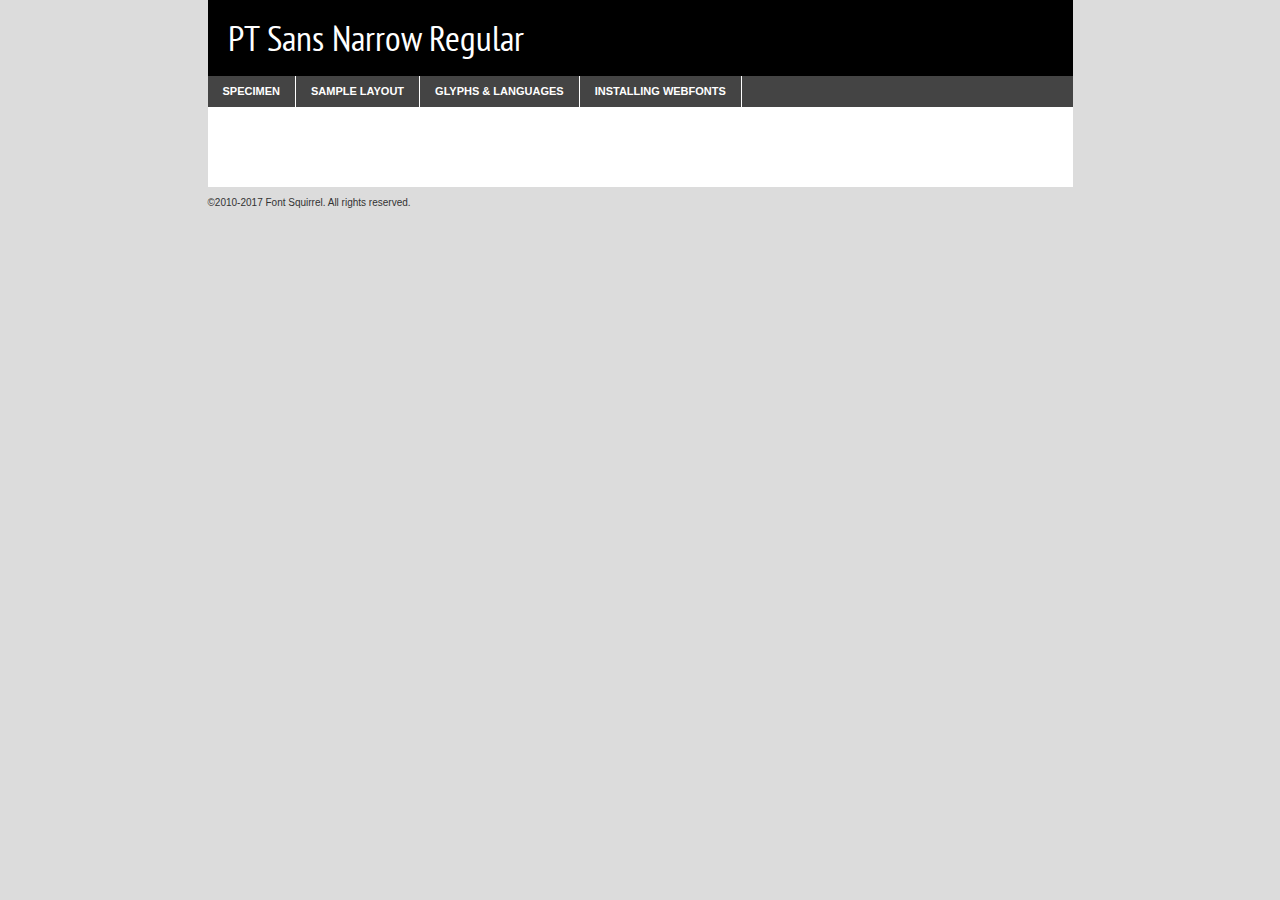
<file: 2/fonts/webfontkit-20200109-105140/ptsansnarrow-regular-demo.html>
<!DOCTYPE html PUBLIC "-//W3C//DTD XHTML 1.0 Transitional//EN"
	"http://www.w3.org/TR/xhtml1/DTD/xhtml1-transitional.dtd">

<html xmlns="http://www.w3.org/1999/xhtml" xml:lang="en" lang="en">
<head>
	<meta http-equiv="Content-Type" content="text/html; charset=utf-8" />
	<script src="http://ajax.googleapis.com/ajax/libs/jquery/1.7.2/jquery.min.js" type="text/javascript" charset="utf-8"></script>
	<script type="text/javascript">
	(function($){$.fn.easyTabs=function(option){var param=jQuery.extend({fadeSpeed:"fast",defaultContent:1,activeClass:'active'},option);$(this).each(function(){var thisId="#"+this.id;if(param.defaultContent==''){param.defaultContent=1;}
	if(typeof param.defaultContent=="number")
	{var defaultTab=$(thisId+" .tabs li:eq("+(param.defaultContent-1)+") a").attr('href').substr(1);}else{var defaultTab=param.defaultContent;}
	$(thisId+" .tabs li a").each(function(){var tabToHide=$(this).attr('href').substr(1);$("#"+tabToHide).addClass('easytabs-tab-content');});hideAll();changeContent(defaultTab);function hideAll(){$(thisId+" .easytabs-tab-content").hide();}
	function changeContent(tabId){hideAll();$(thisId+" .tabs li").removeClass(param.activeClass);$(thisId+" .tabs li a[href=#"+tabId+"]").closest('li').addClass(param.activeClass);if(param.fadeSpeed!="none")
	{$(thisId+" #"+tabId).fadeIn(param.fadeSpeed);}else{$(thisId+" #"+tabId).show();}}
	$(thisId+" .tabs li").click(function(){var tabId=$(this).find('a').attr('href').substr(1);changeContent(tabId);return false;});});}})(jQuery);
	</script>
	<link rel="stylesheet" href="specimen_files/specimen_stylesheet.css" type="text/css" charset="utf-8" />
	<link rel="stylesheet" href="stylesheet.css" type="text/css" charset="utf-8" />

	<style type="text/css">
					body{
				font-family: 'pt_sans_narrowregular';
							}
		</style>

	<title>PT Sans Narrow Regular Specimen</title>
	
	
	<script type="text/javascript" charset="utf-8">
		$(document).ready(function() {
			$('#container').easyTabs({defaultContent:1});
		});
	</script>
</head>

<body>
<div id="container">
	<div id="header">
		PT Sans Narrow Regular	</div>
	<ul class="tabs">
		<li><a href="#specimen">Specimen</a></li>
		<li><a href="#layout">Sample Layout</a></li>
				<li><a href="#glyphs">Glyphs &amp; Languages</a></li>
		<li><a href="#installing">Installing Webfonts</a></li>
		
	</ul>
	
	<div id="main_content">

		
			<div id="specimen">
		
				<div class="section">
					<div class="grid12 firstcol">
						<div class="huge">AaBb</div>
					</div>
				</div>
		
				<div class="section">
					<div class="glyph_range">A&#x200B;B&#x200b;C&#x200b;D&#x200b;E&#x200b;F&#x200b;G&#x200b;H&#x200b;I&#x200b;J&#x200b;K&#x200b;L&#x200b;M&#x200b;N&#x200b;O&#x200b;P&#x200b;Q&#x200b;R&#x200b;S&#x200b;T&#x200b;U&#x200b;V&#x200b;W&#x200b;X&#x200b;Y&#x200b;Z&#x200b;a&#x200b;b&#x200b;c&#x200b;d&#x200b;e&#x200b;f&#x200b;g&#x200b;h&#x200b;i&#x200b;j&#x200b;k&#x200b;l&#x200b;m&#x200b;n&#x200b;o&#x200b;p&#x200b;q&#x200b;r&#x200b;s&#x200b;t&#x200b;u&#x200b;v&#x200b;w&#x200b;x&#x200b;y&#x200b;z&#x200b;1&#x200b;2&#x200b;3&#x200b;4&#x200b;5&#x200b;6&#x200b;7&#x200b;8&#x200b;9&#x200b;0&#x200b;&amp;&#x200b;.&#x200b;,&#x200b;?&#x200b;!&#x200b;&#64;&#x200b;(&#x200b;)&#x200b;#&#x200b;$&#x200b;%&#x200b;*&#x200b;+&#x200b;-&#x200b;=&#x200b;:&#x200b;;</div>
				</div>
				<div class="section">
					<div class="grid12 firstcol">
						<table class="sample_table">
							<tr><td>10</td><td class="size10">abcdefghijklmnopqrstuvwxyzABCDEFGHIJKLMNOPQRSTUVWXYZ0123456789abcdefghijklmnopqrstuvwxyzABCDEFGHIJKLMNOPQRSTUVWXYZ0123456789abcdefghijklmnopqrstuvwxyzABCDEFGHIJKLMNOPQRSTUVWXYZ</td></tr>
							<tr><td>11</td><td class="size11">abcdefghijklmnopqrstuvwxyzABCDEFGHIJKLMNOPQRSTUVWXYZ0123456789abcdefghijklmnopqrstuvwxyzABCDEFGHIJKLMNOPQRSTUVWXYZ0123456789abcdefghijklmnopqrstuvwxyzABCDEFGHIJKLMNOPQRSTUVWXYZ</td></tr>
							<tr><td>12</td><td class="size12">abcdefghijklmnopqrstuvwxyzABCDEFGHIJKLMNOPQRSTUVWXYZ0123456789abcdefghijklmnopqrstuvwxyzABCDEFGHIJKLMNOPQRSTUVWXYZ0123456789abcdefghijklmnopqrstuvwxyzABCDEFGHIJKLMNOPQRSTUVWXYZ</td></tr>
							<tr><td>13</td><td class="size13">abcdefghijklmnopqrstuvwxyzABCDEFGHIJKLMNOPQRSTUVWXYZ0123456789abcdefghijklmnopqrstuvwxyzABCDEFGHIJKLMNOPQRSTUVWXYZ0123456789abcdefghijklmnopqrstuvwxyzABCDEFGHIJKLMNOPQRSTUVWXYZ</td></tr>
							<tr><td>14</td><td class="size14">abcdefghijklmnopqrstuvwxyzABCDEFGHIJKLMNOPQRSTUVWXYZ0123456789abcdefghijklmnopqrstuvwxyzABCDEFGHIJKLMNOPQRSTUVWXYZ0123456789abcdefghijklmnopqrstuvwxyzABCDEFGHIJKLMNOPQRSTUVWXYZ</td></tr>
							<tr><td>16</td><td class="size16">abcdefghijklmnopqrstuvwxyzABCDEFGHIJKLMNOPQRSTUVWXYZ0123456789abcdefghijklmnopqrstuvwxyzABCDEFGHIJKLMNOPQRSTUVWXYZ</td></tr>
							<tr><td>18</td><td class="size18">abcdefghijklmnopqrstuvwxyzABCDEFGHIJKLMNOPQRSTUVWXYZ0123456789abcdefghijklmnopqrstuvwxyzABCDEFGHIJKLMNOPQRSTUVWXYZ</td></tr>
							<tr><td>20</td><td class="size20">abcdefghijklmnopqrstuvwxyzABCDEFGHIJKLMNOPQRSTUVWXYZ0123456789abcdefghijklmnopqrstuvwxyzABCDEFGHIJKLMNOPQRSTUVWXYZ</td></tr>
							<tr><td>24</td><td class="size24">abcdefghijklmnopqrstuvwxyzABCDEFGHIJKLMNOPQRSTUVWXYZ0123456789abcdefghijklmnopqrstuvwxyzABCDEFGHIJKLMNOPQRSTUVWXYZ</td></tr>
							<tr><td>30</td><td class="size30">abcdefghijklmnopqrstuvwxyzABCDEFGHIJKLMNOPQRSTUVWXYZ0123456789abcdefghijklmnopqrstuvwxyzABCDEFGHIJKLMNOPQRSTUVWXYZ</td></tr>
							<tr><td>36</td><td class="size36">abcdefghijklmnopqrstuvwxyzABCDEFGHIJKLMNOPQRSTUVWXYZ0123456789abcdefghijklmnopqrstuvwxyzABCDEFGHIJKLMNOPQRSTUVWXYZ</td></tr>
							<tr><td>48</td><td class="size48">abcdefghijklmnopqrstuvwxyzABCDEFGHIJKLMNOPQRSTUVWXYZ0123456789abcdefghijklmnopqrstuvwxyzABCDEFGHIJKLMNOPQRSTUVWXYZ</td></tr>
							<tr><td>60</td><td class="size60">abcdefghijklmnopqrstuvwxyzABCDEFGHIJKLMNOPQRSTUVWXYZ0123456789abcdefghijklmnopqrstuvwxyzABCDEFGHIJKLMNOPQRSTUVWXYZ</td></tr>
							<tr><td>72</td><td class="size72">abcdefghijklmnopqrstuvwxyzABCDEFGHIJKLMNOPQRSTUVWXYZ0123456789abcdefghijklmnopqrstuvwxyzABCDEFGHIJKLMNOPQRSTUVWXYZ</td></tr>
							<tr><td>90</td><td class="size90">abcdefghijklmnopqrstuvwxyzABCDEFGHIJKLMNOPQRSTUVWXYZ0123456789abcdefghijklmnopqrstuvwxyzABCDEFGHIJKLMNOPQRSTUVWXYZ</td></tr>
						</table>
				
					</div>
			
				</div>
		
		
		
								<div class="section" id="bodycomparison">


										<div id="xheight">
				<div class="fontbody">&#x25FC;&#x25FC;&#x25FC;&#x25FC;&#x25FC;&#x25FC;&#x25FC;&#x25FC;&#x25FC;&#x25FC;&#x25FC;&#x25FC;&#x25FC;&#x25FC;&#x25FC;&#x25FC;&#x25FC;&#x25FC;&#x25FC;&#x25FC;&#x25FC;&#x25FC;&#x25FC;&#x25FC;&#x25FC;&#x25FC;&#x25FC;&#x25FC;&#x25FC;&#x25FC;&#x25FC;&#x25FC;&#x25FC;&#x25FC;&#x25FC;&#x25FC;&#x25FC;&#x25FC;&#x25FC;&#x25FC;&#x25FC;&#x25FC;&#x25FC;&#x25FC;&#x25FC;&#x25FC;&#x25FC;&#x25FC;&#x25FC;&#x25FC;&#x25FC;&#x25FC;&#x25FC;&#x25FC;&#x25FC;&#x25FC;&#x25FC;&#x25FC;&#x25FC;&#x25FC;&#x25FC;&#x25FC;&#x25FC;&#x25FC;&#x25FC;&#x25FC;&#x25FC;&#x25FC;&#x25FC;&#x25FC;&#x25FC;&#x25FC;&#x25FC;&#x25FC;&#x25FC;&#x25FC;&#x25FC;&#x25FC;&#x25FC;&#x25FC;&#x25FC;&#x25FC;&#x25FC;&#x25FC;&#x25FC;&#x25FC;&#x25FC;&#x25FC;&#x25FC;&#x25FC;&#x25FC;&#x25FC;&#x25FC;&#x25FC;&#x25FC;&#x25FC;&#x25FC;&#x25FC;&#x25FC;body</div><div class="arialbody">body</div><div class="verdanabody">body</div><div class="georgiabody">body</div></div>
										<div class="fontbody" style="z-index:1">
											body<span>PT Sans Narrow Regular</span>
										</div>
										<div class="arialbody" style="z-index:1">
											body<span>Arial</span>
										</div>
										<div class="verdanabody" style="z-index:1">
											body<span>Verdana</span>
										</div>
										<div class="georgiabody" style="z-index:1">
											body<span>Georgia</span>
										</div>



								</div>
		
		
				<div class="section psample psample_row1" id="">
					
					<div class="grid2 firstcol">
						<p class="size10"><span>10.</span>Aenean lacinia bibendum nulla sed consectetur. Fusce dapibus, tellus ac cursus commodo, tortor mauris condimentum nibh, ut fermentum massa justo sit amet risus. Nullam id dolor id nibh ultricies vehicula ut id elit. Cum sociis natoque penatibus et magnis dis parturient montes, nascetur ridiculus mus. Nulla vitae elit libero, a pharetra augue.</p>
			
					</div>
					<div class="grid3">
						<p class="size11"><span>11.</span>Aenean lacinia bibendum nulla sed consectetur. Fusce dapibus, tellus ac cursus commodo, tortor mauris condimentum nibh, ut fermentum massa justo sit amet risus. Nullam id dolor id nibh ultricies vehicula ut id elit. Cum sociis natoque penatibus et magnis dis parturient montes, nascetur ridiculus mus. Nulla vitae elit libero, a pharetra augue.</p>
			
					</div>
					<div class="grid3">
						<p class="size12"><span>12.</span>Aenean lacinia bibendum nulla sed consectetur. Fusce dapibus, tellus ac cursus commodo, tortor mauris condimentum nibh, ut fermentum massa justo sit amet risus. Nullam id dolor id nibh ultricies vehicula ut id elit. Cum sociis natoque penatibus et magnis dis parturient montes, nascetur ridiculus mus. Nulla vitae elit libero, a pharetra augue.</p>
			
					</div>
					<div class="grid4">
						<p class="size13"><span>13.</span>Aenean lacinia bibendum nulla sed consectetur. Fusce dapibus, tellus ac cursus commodo, tortor mauris condimentum nibh, ut fermentum massa justo sit amet risus. Nullam id dolor id nibh ultricies vehicula ut id elit. Cum sociis natoque penatibus et magnis dis parturient montes, nascetur ridiculus mus. Nulla vitae elit libero, a pharetra augue.</p>
			
					</div>
					<div class="white_blend"></div>
					
				</div>
				<div class="section psample psample_row2" id="">
					<div class="grid3 firstcol">
						<p class="size14"><span>14.</span>Aenean lacinia bibendum nulla sed consectetur. Fusce dapibus, tellus ac cursus commodo, tortor mauris condimentum nibh, ut fermentum massa justo sit amet risus. Nullam id dolor id nibh ultricies vehicula ut id elit. Cum sociis natoque penatibus et magnis dis parturient montes, nascetur ridiculus mus. Nulla vitae elit libero, a pharetra augue.</p>
			
					</div>
					<div class="grid4">
						<p class="size16"><span>16.</span>Aenean lacinia bibendum nulla sed consectetur. Fusce dapibus, tellus ac cursus commodo, tortor mauris condimentum nibh, ut fermentum massa justo sit amet risus. Nullam id dolor id nibh ultricies vehicula ut id elit. Cum sociis natoque penatibus et magnis dis parturient montes, nascetur ridiculus mus. Nulla vitae elit libero, a pharetra augue.</p>
			
					</div>
					<div class="grid5">
						<p class="size18"><span>18.</span>Aenean lacinia bibendum nulla sed consectetur. Fusce dapibus, tellus ac cursus commodo, tortor mauris condimentum nibh, ut fermentum massa justo sit amet risus. Nullam id dolor id nibh ultricies vehicula ut id elit. Cum sociis natoque penatibus et magnis dis parturient montes, nascetur ridiculus mus. Nulla vitae elit libero, a pharetra augue.</p>
			
					</div>

					<div class="white_blend"></div>

				</div>
				
				<div class="section psample psample_row3" id="">
					<div class="grid5 firstcol">
						<p class="size20"><span>20.</span>Aenean lacinia bibendum nulla sed consectetur. Fusce dapibus, tellus ac cursus commodo, tortor mauris condimentum nibh, ut fermentum massa justo sit amet risus. Nullam id dolor id nibh ultricies vehicula ut id elit. Cum sociis natoque penatibus et magnis dis parturient montes, nascetur ridiculus mus. Nulla vitae elit libero, a pharetra augue.</p>
					</div>
					<div class="grid7">
						<p class="size24"><span>24.</span>Aenean lacinia bibendum nulla sed consectetur. Fusce dapibus, tellus ac cursus commodo, tortor mauris condimentum nibh, ut fermentum massa justo sit amet risus. Nullam id dolor id nibh ultricies vehicula ut id elit. Cum sociis natoque penatibus et magnis dis parturient montes, nascetur ridiculus mus. Nulla vitae elit libero, a pharetra augue.</p>
					</div>
					
					<div class="white_blend"></div>
					
				</div>
				
				<div class="section psample psample_row4" id="">
					<div class="grid12 firstcol">
						<p class="size30"><span>30.</span>Aenean lacinia bibendum nulla sed consectetur. Fusce dapibus, tellus ac cursus commodo, tortor mauris condimentum nibh, ut fermentum massa justo sit amet risus. Nullam id dolor id nibh ultricies vehicula ut id elit. Cum sociis natoque penatibus et magnis dis parturient montes, nascetur ridiculus mus. Nulla vitae elit libero, a pharetra augue.</p>
					</div>
					<div class="white_blend"></div>
					
				</div>
				
				
				
				<div class="section psample psample_row1 fullreverse">
					<div class="grid2 firstcol">
						<p class="size10"><span>10.</span>Aenean lacinia bibendum nulla sed consectetur. Fusce dapibus, tellus ac cursus commodo, tortor mauris condimentum nibh, ut fermentum massa justo sit amet risus. Nullam id dolor id nibh ultricies vehicula ut id elit. Cum sociis natoque penatibus et magnis dis parturient montes, nascetur ridiculus mus. Nulla vitae elit libero, a pharetra augue.</p>
			
					</div>
					<div class="grid3">
						<p class="size11"><span>11.</span>Aenean lacinia bibendum nulla sed consectetur. Fusce dapibus, tellus ac cursus commodo, tortor mauris condimentum nibh, ut fermentum massa justo sit amet risus. Nullam id dolor id nibh ultricies vehicula ut id elit. Cum sociis natoque penatibus et magnis dis parturient montes, nascetur ridiculus mus. Nulla vitae elit libero, a pharetra augue.</p>
			
					</div>
					<div class="grid3">
						<p class="size12"><span>12.</span>Aenean lacinia bibendum nulla sed consectetur. Fusce dapibus, tellus ac cursus commodo, tortor mauris condimentum nibh, ut fermentum massa justo sit amet risus. Nullam id dolor id nibh ultricies vehicula ut id elit. Cum sociis natoque penatibus et magnis dis parturient montes, nascetur ridiculus mus. Nulla vitae elit libero, a pharetra augue.</p>
			
					</div>
					<div class="grid4">
						<p class="size13"><span>13.</span>Aenean lacinia bibendum nulla sed consectetur. Fusce dapibus, tellus ac cursus commodo, tortor mauris condimentum nibh, ut fermentum massa justo sit amet risus. Nullam id dolor id nibh ultricies vehicula ut id elit. Cum sociis natoque penatibus et magnis dis parturient montes, nascetur ridiculus mus. Nulla vitae elit libero, a pharetra augue.</p>
			
					</div>
					<div class="black_blend"></div>
					
				</div>
				
				<div class="section psample psample_row2 fullreverse">
					<div class="grid3 firstcol">
						<p class="size14"><span>14.</span>Aenean lacinia bibendum nulla sed consectetur. Fusce dapibus, tellus ac cursus commodo, tortor mauris condimentum nibh, ut fermentum massa justo sit amet risus. Nullam id dolor id nibh ultricies vehicula ut id elit. Cum sociis natoque penatibus et magnis dis parturient montes, nascetur ridiculus mus. Nulla vitae elit libero, a pharetra augue.</p>
			
					</div>
					<div class="grid4">
						<p class="size16"><span>16.</span>Aenean lacinia bibendum nulla sed consectetur. Fusce dapibus, tellus ac cursus commodo, tortor mauris condimentum nibh, ut fermentum massa justo sit amet risus. Nullam id dolor id nibh ultricies vehicula ut id elit. Cum sociis natoque penatibus et magnis dis parturient montes, nascetur ridiculus mus. Nulla vitae elit libero, a pharetra augue.</p>
			
					</div>
					<div class="grid5">
						<p class="size18"><span>18.</span>Aenean lacinia bibendum nulla sed consectetur. Fusce dapibus, tellus ac cursus commodo, tortor mauris condimentum nibh, ut fermentum massa justo sit amet risus. Nullam id dolor id nibh ultricies vehicula ut id elit. Cum sociis natoque penatibus et magnis dis parturient montes, nascetur ridiculus mus. Nulla vitae elit libero, a pharetra augue.</p>
			
					</div>
					<div class="black_blend"></div>

				</div>
				
				<div class="section psample fullreverse psample_row3" id="">
					<div class="grid5 firstcol">
						<p class="size20"><span>20.</span>Aenean lacinia bibendum nulla sed consectetur. Fusce dapibus, tellus ac cursus commodo, tortor mauris condimentum nibh, ut fermentum massa justo sit amet risus. Nullam id dolor id nibh ultricies vehicula ut id elit. Cum sociis natoque penatibus et magnis dis parturient montes, nascetur ridiculus mus. Nulla vitae elit libero, a pharetra augue.</p>
					</div>
					<div class="grid7">
						<p class="size24"><span>24.</span>Aenean lacinia bibendum nulla sed consectetur. Fusce dapibus, tellus ac cursus commodo, tortor mauris condimentum nibh, ut fermentum massa justo sit amet risus. Nullam id dolor id nibh ultricies vehicula ut id elit. Cum sociis natoque penatibus et magnis dis parturient montes, nascetur ridiculus mus. Nulla vitae elit libero, a pharetra augue.</p>
					</div>
					
					<div class="black_blend"></div>
					
				</div>
				
				<div class="section psample fullreverse psample_row4" id="" style="border-bottom: 20px #000 solid;">
					<div class="grid12 firstcol">
						<p class="size30"><span>30.</span>Aenean lacinia bibendum nulla sed consectetur. Fusce dapibus, tellus ac cursus commodo, tortor mauris condimentum nibh, ut fermentum massa justo sit amet risus. Nullam id dolor id nibh ultricies vehicula ut id elit. Cum sociis natoque penatibus et magnis dis parturient montes, nascetur ridiculus mus. Nulla vitae elit libero, a pharetra augue.</p>
					</div>
					<div class="black_blend"></div>
					
				</div>
				
				
				
				
			</div>
			
			<div id="layout">
				
				<div class="section">
					
					<div class="grid12 firstcol">
						<h1>Lorem Ipsum Dolor</h1>
						<h2>Etiam porta sem malesuada magna mollis euismod</h2>
						
						<p class="byline">By <a href="#link">Aenean Lacinia</a></p>
					</div>
				</div>
				<div class="section">
					<div class="grid8 firstcol">
						<p class="large">Donec sed odio dui. Morbi leo risus, porta ac consectetur ac, vestibulum at eros. Fusce dapibus, tellus ac cursus commodo, tortor mauris condimentum nibh, ut fermentum massa justo sit amet risus. </p>

						
						<h3>Pellentesque ornare sem</h3>

						<p>Maecenas sed diam eget risus varius blandit sit amet non magna. Maecenas faucibus mollis interdum. Donec ullamcorper nulla non metus auctor fringilla. Nullam id dolor id nibh ultricies vehicula ut id elit. Nullam id dolor id nibh ultricies vehicula ut id elit. </p>

						<p>Aenean eu leo quam. Pellentesque ornare sem lacinia quam venenatis vestibulum. Lorem ipsum dolor sit amet, consectetur adipiscing elit. Cum sociis natoque penatibus et magnis dis parturient montes, nascetur ridiculus mus. </p>

						<p>Nulla vitae elit libero, a pharetra augue. Praesent commodo cursus magna, vel scelerisque nisl consectetur et. Aenean lacinia bibendum nulla sed consectetur. </p>

						<p>Nullam quis risus eget urna mollis ornare vel eu leo. Nullam quis risus eget urna mollis ornare vel eu leo. Maecenas sed diam eget risus varius blandit sit amet non magna. Donec ullamcorper nulla non metus auctor fringilla. </p>

						<h3>Cras mattis consectetur</h3>

						<p>Aenean eu leo quam. Pellentesque ornare sem lacinia quam venenatis vestibulum. Aenean lacinia bibendum nulla sed consectetur. Integer posuere erat a ante venenatis dapibus posuere velit aliquet. Cras mattis consectetur purus sit amet fermentum. </p>

						<p>Nullam id dolor id nibh ultricies vehicula ut id elit. Nullam quis risus eget urna mollis ornare vel eu leo. Cras mattis consectetur purus sit amet fermentum.</p>
					</div>
					
					<div class="grid4 sidebar">
						
						<div class="box reverse">
							<p class="last">Nullam quis risus eget urna mollis ornare vel eu leo. Donec ullamcorper nulla non metus auctor fringilla. Cras mattis consectetur purus sit amet fermentum. Sed posuere consectetur est at lobortis. Lorem ipsum dolor sit amet, consectetur adipiscing elit. </p>
						</div>
						
						<p class="caption">Maecenas sed diam eget risus varius.</p>

						<p>Vestibulum id ligula porta felis euismod semper. Integer posuere erat a ante venenatis dapibus posuere velit aliquet. Vestibulum id ligula porta felis euismod semper. Sed posuere consectetur est at lobortis. Maecenas sed diam eget risus varius blandit sit amet non magna. Fusce dapibus, tellus ac cursus commodo, tortor mauris condimentum nibh, ut fermentum massa justo sit amet risus. </p>

					

						<p>Duis mollis, est non commodo luctus, nisi erat porttitor ligula, eget lacinia odio sem nec elit. Aenean lacinia bibendum nulla sed consectetur. Vivamus sagittis lacus vel augue laoreet rutrum faucibus dolor auctor. Aenean lacinia bibendum nulla sed consectetur. Nullam quis risus eget urna mollis ornare vel eu leo. </p>

						<p>Praesent commodo cursus magna, vel scelerisque nisl consectetur et. Donec ullamcorper nulla non metus auctor fringilla. Maecenas faucibus mollis interdum. Fusce dapibus, tellus ac cursus commodo, tortor mauris condimentum nibh, ut fermentum massa justo sit amet risus. </p>

					</div>
				</div>
				
			</div>


			



		<div id="glyphs">
			<div class="section">
				<div class="grid12 firstcol">
			
				<h1>Language Support</h1>
				<p>The subset of PT Sans Narrow Regular in this kit supports the following languages:<br />
			
					Cyrillic, English, Arrernte, Bislama, Cebuano, Fijian, Gilbertese, Hmong, Ibanag, Iloko_ilokano, Interglossa_glosa, Interlingua, Lojban, Norfolk_pitcairnese, Oromo, Rotokas, Seychelles_creole, Shona, Somali, Southern_ndebele, Swahili, Swati_swazi, Tok_pisin, Turkmen_cyrillic, Uyghur_cyrillic, Votic_cyrillic, Warlpiri, Xhosa, Zulu, Latinbasic, Ubasic, Demo				</p>
				<h1>Glyph Chart</h1>
				<p>The subset of PT Sans Narrow Regular in this kit includes all the glyphs listed below. Unicode entities are included above each glyph to help you insert individual characters into your layout.</p>
				<div id="glyph_chart">
			
																				 <div><p>&amp;#13;</p>&#13;</div>
																				 <div><p>&amp;#32;</p>&#32;</div>
																				 <div><p>&amp;#33;</p>&#33;</div>
																				 <div><p>&amp;#34;</p>&#34;</div>
																				 <div><p>&amp;#35;</p>&#35;</div>
																				 <div><p>&amp;#36;</p>&#36;</div>
																				 <div><p>&amp;#37;</p>&#37;</div>
																				 <div><p>&amp;#38;</p>&#38;</div>
																				 <div><p>&amp;#39;</p>&#39;</div>
																				 <div><p>&amp;#40;</p>&#40;</div>
																				 <div><p>&amp;#41;</p>&#41;</div>
																				 <div><p>&amp;#42;</p>&#42;</div>
																				 <div><p>&amp;#43;</p>&#43;</div>
																				 <div><p>&amp;#44;</p>&#44;</div>
																				 <div><p>&amp;#45;</p>&#45;</div>
																				 <div><p>&amp;#46;</p>&#46;</div>
																				 <div><p>&amp;#47;</p>&#47;</div>
																				 <div><p>&amp;#48;</p>&#48;</div>
																				 <div><p>&amp;#49;</p>&#49;</div>
																				 <div><p>&amp;#50;</p>&#50;</div>
																				 <div><p>&amp;#51;</p>&#51;</div>
																				 <div><p>&amp;#52;</p>&#52;</div>
																				 <div><p>&amp;#53;</p>&#53;</div>
																				 <div><p>&amp;#54;</p>&#54;</div>
																				 <div><p>&amp;#55;</p>&#55;</div>
																				 <div><p>&amp;#56;</p>&#56;</div>
																				 <div><p>&amp;#57;</p>&#57;</div>
																				 <div><p>&amp;#58;</p>&#58;</div>
																				 <div><p>&amp;#59;</p>&#59;</div>
																				 <div><p>&amp;#60;</p>&#60;</div>
																				 <div><p>&amp;#61;</p>&#61;</div>
																				 <div><p>&amp;#62;</p>&#62;</div>
																				 <div><p>&amp;#63;</p>&#63;</div>
																				 <div><p>&amp;#64;</p>&#64;</div>
																				 <div><p>&amp;#65;</p>&#65;</div>
																				 <div><p>&amp;#66;</p>&#66;</div>
																				 <div><p>&amp;#67;</p>&#67;</div>
																				 <div><p>&amp;#68;</p>&#68;</div>
																				 <div><p>&amp;#69;</p>&#69;</div>
																				 <div><p>&amp;#70;</p>&#70;</div>
																				 <div><p>&amp;#71;</p>&#71;</div>
																				 <div><p>&amp;#72;</p>&#72;</div>
																				 <div><p>&amp;#73;</p>&#73;</div>
																				 <div><p>&amp;#74;</p>&#74;</div>
																				 <div><p>&amp;#75;</p>&#75;</div>
																				 <div><p>&amp;#76;</p>&#76;</div>
																				 <div><p>&amp;#77;</p>&#77;</div>
																				 <div><p>&amp;#78;</p>&#78;</div>
																				 <div><p>&amp;#79;</p>&#79;</div>
																				 <div><p>&amp;#80;</p>&#80;</div>
																				 <div><p>&amp;#81;</p>&#81;</div>
																				 <div><p>&amp;#82;</p>&#82;</div>
																				 <div><p>&amp;#83;</p>&#83;</div>
																				 <div><p>&amp;#84;</p>&#84;</div>
																				 <div><p>&amp;#85;</p>&#85;</div>
																				 <div><p>&amp;#86;</p>&#86;</div>
																				 <div><p>&amp;#87;</p>&#87;</div>
																				 <div><p>&amp;#88;</p>&#88;</div>
																				 <div><p>&amp;#89;</p>&#89;</div>
																				 <div><p>&amp;#90;</p>&#90;</div>
																				 <div><p>&amp;#91;</p>&#91;</div>
																				 <div><p>&amp;#92;</p>&#92;</div>
																				 <div><p>&amp;#93;</p>&#93;</div>
																				 <div><p>&amp;#94;</p>&#94;</div>
																				 <div><p>&amp;#95;</p>&#95;</div>
																				 <div><p>&amp;#96;</p>&#96;</div>
																				 <div><p>&amp;#97;</p>&#97;</div>
																				 <div><p>&amp;#98;</p>&#98;</div>
																				 <div><p>&amp;#99;</p>&#99;</div>
																				 <div><p>&amp;#100;</p>&#100;</div>
																				 <div><p>&amp;#101;</p>&#101;</div>
																				 <div><p>&amp;#102;</p>&#102;</div>
																				 <div><p>&amp;#103;</p>&#103;</div>
																				 <div><p>&amp;#104;</p>&#104;</div>
																				 <div><p>&amp;#105;</p>&#105;</div>
																				 <div><p>&amp;#106;</p>&#106;</div>
																				 <div><p>&amp;#107;</p>&#107;</div>
																				 <div><p>&amp;#108;</p>&#108;</div>
																				 <div><p>&amp;#109;</p>&#109;</div>
																				 <div><p>&amp;#110;</p>&#110;</div>
																				 <div><p>&amp;#111;</p>&#111;</div>
																				 <div><p>&amp;#112;</p>&#112;</div>
																				 <div><p>&amp;#113;</p>&#113;</div>
																				 <div><p>&amp;#114;</p>&#114;</div>
																				 <div><p>&amp;#115;</p>&#115;</div>
																				 <div><p>&amp;#116;</p>&#116;</div>
																				 <div><p>&amp;#117;</p>&#117;</div>
																				 <div><p>&amp;#118;</p>&#118;</div>
																				 <div><p>&amp;#119;</p>&#119;</div>
																				 <div><p>&amp;#120;</p>&#120;</div>
																				 <div><p>&amp;#121;</p>&#121;</div>
																				 <div><p>&amp;#122;</p>&#122;</div>
																				 <div><p>&amp;#123;</p>&#123;</div>
																				 <div><p>&amp;#124;</p>&#124;</div>
																				 <div><p>&amp;#125;</p>&#125;</div>
																				 <div><p>&amp;#126;</p>&#126;</div>
																				 <div><p>&amp;#160;</p>&#160;</div>
																				 <div><p>&amp;#162;</p>&#162;</div>
																				 <div><p>&amp;#163;</p>&#163;</div>
																				 <div><p>&amp;#165;</p>&#165;</div>
																				 <div><p>&amp;#168;</p>&#168;</div>
																				 <div><p>&amp;#169;</p>&#169;</div>
																				 <div><p>&amp;#171;</p>&#171;</div>
																				 <div><p>&amp;#173;</p>&#173;</div>
																				 <div><p>&amp;#174;</p>&#174;</div>
																				 <div><p>&amp;#180;</p>&#180;</div>
																				 <div><p>&amp;#184;</p>&#184;</div>
																				 <div><p>&amp;#187;</p>&#187;</div>
																				 <div><p>&amp;#710;</p>&#710;</div>
																				 <div><p>&amp;#730;</p>&#730;</div>
																				 <div><p>&amp;#732;</p>&#732;</div>
																				 <div><p>&amp;#1025;</p>&#1025;</div>
																				 <div><p>&amp;#1026;</p>&#1026;</div>
																				 <div><p>&amp;#1027;</p>&#1027;</div>
																				 <div><p>&amp;#1028;</p>&#1028;</div>
																				 <div><p>&amp;#1029;</p>&#1029;</div>
																				 <div><p>&amp;#1030;</p>&#1030;</div>
																				 <div><p>&amp;#1031;</p>&#1031;</div>
																				 <div><p>&amp;#1032;</p>&#1032;</div>
																				 <div><p>&amp;#1033;</p>&#1033;</div>
																				 <div><p>&amp;#1034;</p>&#1034;</div>
																				 <div><p>&amp;#1035;</p>&#1035;</div>
																				 <div><p>&amp;#1036;</p>&#1036;</div>
																				 <div><p>&amp;#1038;</p>&#1038;</div>
																				 <div><p>&amp;#1039;</p>&#1039;</div>
																				 <div><p>&amp;#1040;</p>&#1040;</div>
																				 <div><p>&amp;#1041;</p>&#1041;</div>
																				 <div><p>&amp;#1042;</p>&#1042;</div>
																				 <div><p>&amp;#1043;</p>&#1043;</div>
																				 <div><p>&amp;#1044;</p>&#1044;</div>
																				 <div><p>&amp;#1045;</p>&#1045;</div>
																				 <div><p>&amp;#1046;</p>&#1046;</div>
																				 <div><p>&amp;#1047;</p>&#1047;</div>
																				 <div><p>&amp;#1048;</p>&#1048;</div>
																				 <div><p>&amp;#1049;</p>&#1049;</div>
																				 <div><p>&amp;#1050;</p>&#1050;</div>
																				 <div><p>&amp;#1051;</p>&#1051;</div>
																				 <div><p>&amp;#1052;</p>&#1052;</div>
																				 <div><p>&amp;#1053;</p>&#1053;</div>
																				 <div><p>&amp;#1054;</p>&#1054;</div>
																				 <div><p>&amp;#1055;</p>&#1055;</div>
																				 <div><p>&amp;#1056;</p>&#1056;</div>
																				 <div><p>&amp;#1057;</p>&#1057;</div>
																				 <div><p>&amp;#1058;</p>&#1058;</div>
																				 <div><p>&amp;#1059;</p>&#1059;</div>
																				 <div><p>&amp;#1060;</p>&#1060;</div>
																				 <div><p>&amp;#1061;</p>&#1061;</div>
																				 <div><p>&amp;#1062;</p>&#1062;</div>
																				 <div><p>&amp;#1063;</p>&#1063;</div>
																				 <div><p>&amp;#1064;</p>&#1064;</div>
																				 <div><p>&amp;#1065;</p>&#1065;</div>
																				 <div><p>&amp;#1066;</p>&#1066;</div>
																				 <div><p>&amp;#1067;</p>&#1067;</div>
																				 <div><p>&amp;#1068;</p>&#1068;</div>
																				 <div><p>&amp;#1069;</p>&#1069;</div>
																				 <div><p>&amp;#1070;</p>&#1070;</div>
																				 <div><p>&amp;#1071;</p>&#1071;</div>
																				 <div><p>&amp;#1072;</p>&#1072;</div>
																				 <div><p>&amp;#1073;</p>&#1073;</div>
																				 <div><p>&amp;#1074;</p>&#1074;</div>
																				 <div><p>&amp;#1075;</p>&#1075;</div>
																				 <div><p>&amp;#1076;</p>&#1076;</div>
																				 <div><p>&amp;#1077;</p>&#1077;</div>
																				 <div><p>&amp;#1078;</p>&#1078;</div>
																				 <div><p>&amp;#1079;</p>&#1079;</div>
																				 <div><p>&amp;#1080;</p>&#1080;</div>
																				 <div><p>&amp;#1081;</p>&#1081;</div>
																				 <div><p>&amp;#1082;</p>&#1082;</div>
																				 <div><p>&amp;#1083;</p>&#1083;</div>
																				 <div><p>&amp;#1084;</p>&#1084;</div>
																				 <div><p>&amp;#1085;</p>&#1085;</div>
																				 <div><p>&amp;#1086;</p>&#1086;</div>
																				 <div><p>&amp;#1087;</p>&#1087;</div>
																				 <div><p>&amp;#1088;</p>&#1088;</div>
																				 <div><p>&amp;#1089;</p>&#1089;</div>
																				 <div><p>&amp;#1090;</p>&#1090;</div>
																				 <div><p>&amp;#1091;</p>&#1091;</div>
																				 <div><p>&amp;#1092;</p>&#1092;</div>
																				 <div><p>&amp;#1093;</p>&#1093;</div>
																				 <div><p>&amp;#1094;</p>&#1094;</div>
																				 <div><p>&amp;#1095;</p>&#1095;</div>
																				 <div><p>&amp;#1096;</p>&#1096;</div>
																				 <div><p>&amp;#1097;</p>&#1097;</div>
																				 <div><p>&amp;#1098;</p>&#1098;</div>
																				 <div><p>&amp;#1099;</p>&#1099;</div>
																				 <div><p>&amp;#1100;</p>&#1100;</div>
																				 <div><p>&amp;#1101;</p>&#1101;</div>
																				 <div><p>&amp;#1102;</p>&#1102;</div>
																				 <div><p>&amp;#1103;</p>&#1103;</div>
																				 <div><p>&amp;#1105;</p>&#1105;</div>
																				 <div><p>&amp;#1106;</p>&#1106;</div>
																				 <div><p>&amp;#1107;</p>&#1107;</div>
																				 <div><p>&amp;#1108;</p>&#1108;</div>
																				 <div><p>&amp;#1109;</p>&#1109;</div>
																				 <div><p>&amp;#1110;</p>&#1110;</div>
																				 <div><p>&amp;#1111;</p>&#1111;</div>
																				 <div><p>&amp;#1112;</p>&#1112;</div>
																				 <div><p>&amp;#1113;</p>&#1113;</div>
																				 <div><p>&amp;#1114;</p>&#1114;</div>
																				 <div><p>&amp;#1115;</p>&#1115;</div>
																				 <div><p>&amp;#1116;</p>&#1116;</div>
																				 <div><p>&amp;#1118;</p>&#1118;</div>
																				 <div><p>&amp;#1119;</p>&#1119;</div>
																				 <div><p>&amp;#1122;</p>&#1122;</div>
																				 <div><p>&amp;#1123;</p>&#1123;</div>
																				 <div><p>&amp;#1138;</p>&#1138;</div>
																				 <div><p>&amp;#1139;</p>&#1139;</div>
																				 <div><p>&amp;#1140;</p>&#1140;</div>
																				 <div><p>&amp;#1141;</p>&#1141;</div>
																				 <div><p>&amp;#1162;</p>&#1162;</div>
																				 <div><p>&amp;#1163;</p>&#1163;</div>
																				 <div><p>&amp;#1164;</p>&#1164;</div>
																				 <div><p>&amp;#1165;</p>&#1165;</div>
																				 <div><p>&amp;#1166;</p>&#1166;</div>
																				 <div><p>&amp;#1167;</p>&#1167;</div>
																				 <div><p>&amp;#1168;</p>&#1168;</div>
																				 <div><p>&amp;#1169;</p>&#1169;</div>
																				 <div><p>&amp;#1170;</p>&#1170;</div>
																				 <div><p>&amp;#1171;</p>&#1171;</div>
																				 <div><p>&amp;#1172;</p>&#1172;</div>
																				 <div><p>&amp;#1173;</p>&#1173;</div>
																				 <div><p>&amp;#1174;</p>&#1174;</div>
																				 <div><p>&amp;#1175;</p>&#1175;</div>
																				 <div><p>&amp;#1176;</p>&#1176;</div>
																				 <div><p>&amp;#1177;</p>&#1177;</div>
																				 <div><p>&amp;#1178;</p>&#1178;</div>
																				 <div><p>&amp;#1179;</p>&#1179;</div>
																				 <div><p>&amp;#1180;</p>&#1180;</div>
																				 <div><p>&amp;#1181;</p>&#1181;</div>
																				 <div><p>&amp;#1182;</p>&#1182;</div>
																				 <div><p>&amp;#1183;</p>&#1183;</div>
																				 <div><p>&amp;#1184;</p>&#1184;</div>
																				 <div><p>&amp;#1185;</p>&#1185;</div>
																				 <div><p>&amp;#1186;</p>&#1186;</div>
																				 <div><p>&amp;#1187;</p>&#1187;</div>
																				 <div><p>&amp;#1188;</p>&#1188;</div>
																				 <div><p>&amp;#1189;</p>&#1189;</div>
																				 <div><p>&amp;#1190;</p>&#1190;</div>
																				 <div><p>&amp;#1191;</p>&#1191;</div>
																				 <div><p>&amp;#1192;</p>&#1192;</div>
																				 <div><p>&amp;#1193;</p>&#1193;</div>
																				 <div><p>&amp;#1194;</p>&#1194;</div>
																				 <div><p>&amp;#1195;</p>&#1195;</div>
																				 <div><p>&amp;#1196;</p>&#1196;</div>
																				 <div><p>&amp;#1197;</p>&#1197;</div>
																				 <div><p>&amp;#1198;</p>&#1198;</div>
																				 <div><p>&amp;#1199;</p>&#1199;</div>
																				 <div><p>&amp;#1200;</p>&#1200;</div>
																				 <div><p>&amp;#1201;</p>&#1201;</div>
																				 <div><p>&amp;#1202;</p>&#1202;</div>
																				 <div><p>&amp;#1203;</p>&#1203;</div>
																				 <div><p>&amp;#1204;</p>&#1204;</div>
																				 <div><p>&amp;#1205;</p>&#1205;</div>
																				 <div><p>&amp;#1206;</p>&#1206;</div>
																				 <div><p>&amp;#1207;</p>&#1207;</div>
																				 <div><p>&amp;#1208;</p>&#1208;</div>
																				 <div><p>&amp;#1209;</p>&#1209;</div>
																				 <div><p>&amp;#1210;</p>&#1210;</div>
																				 <div><p>&amp;#1211;</p>&#1211;</div>
																				 <div><p>&amp;#1212;</p>&#1212;</div>
																				 <div><p>&amp;#1213;</p>&#1213;</div>
																				 <div><p>&amp;#1214;</p>&#1214;</div>
																				 <div><p>&amp;#1215;</p>&#1215;</div>
																				 <div><p>&amp;#1216;</p>&#1216;</div>
																				 <div><p>&amp;#1219;</p>&#1219;</div>
																				 <div><p>&amp;#1220;</p>&#1220;</div>
																				 <div><p>&amp;#1221;</p>&#1221;</div>
																				 <div><p>&amp;#1222;</p>&#1222;</div>
																				 <div><p>&amp;#1223;</p>&#1223;</div>
																				 <div><p>&amp;#1224;</p>&#1224;</div>
																				 <div><p>&amp;#1225;</p>&#1225;</div>
																				 <div><p>&amp;#1226;</p>&#1226;</div>
																				 <div><p>&amp;#1227;</p>&#1227;</div>
																				 <div><p>&amp;#1228;</p>&#1228;</div>
																				 <div><p>&amp;#1229;</p>&#1229;</div>
																				 <div><p>&amp;#1230;</p>&#1230;</div>
																				 <div><p>&amp;#1231;</p>&#1231;</div>
																				 <div><p>&amp;#1232;</p>&#1232;</div>
																				 <div><p>&amp;#1233;</p>&#1233;</div>
																				 <div><p>&amp;#1234;</p>&#1234;</div>
																				 <div><p>&amp;#1235;</p>&#1235;</div>
																				 <div><p>&amp;#1236;</p>&#1236;</div>
																				 <div><p>&amp;#1237;</p>&#1237;</div>
																				 <div><p>&amp;#1238;</p>&#1238;</div>
																				 <div><p>&amp;#1239;</p>&#1239;</div>
																				 <div><p>&amp;#1240;</p>&#1240;</div>
																				 <div><p>&amp;#1241;</p>&#1241;</div>
																				 <div><p>&amp;#1242;</p>&#1242;</div>
																				 <div><p>&amp;#1243;</p>&#1243;</div>
																				 <div><p>&amp;#1244;</p>&#1244;</div>
																				 <div><p>&amp;#1245;</p>&#1245;</div>
																				 <div><p>&amp;#1246;</p>&#1246;</div>
																				 <div><p>&amp;#1247;</p>&#1247;</div>
																				 <div><p>&amp;#1248;</p>&#1248;</div>
																				 <div><p>&amp;#1249;</p>&#1249;</div>
																				 <div><p>&amp;#1250;</p>&#1250;</div>
																				 <div><p>&amp;#1251;</p>&#1251;</div>
																				 <div><p>&amp;#1252;</p>&#1252;</div>
																				 <div><p>&amp;#1253;</p>&#1253;</div>
																				 <div><p>&amp;#1254;</p>&#1254;</div>
																				 <div><p>&amp;#1255;</p>&#1255;</div>
																				 <div><p>&amp;#1256;</p>&#1256;</div>
																				 <div><p>&amp;#1257;</p>&#1257;</div>
																				 <div><p>&amp;#1258;</p>&#1258;</div>
																				 <div><p>&amp;#1259;</p>&#1259;</div>
																				 <div><p>&amp;#1260;</p>&#1260;</div>
																				 <div><p>&amp;#1261;</p>&#1261;</div>
																				 <div><p>&amp;#1262;</p>&#1262;</div>
																				 <div><p>&amp;#1263;</p>&#1263;</div>
																				 <div><p>&amp;#1264;</p>&#1264;</div>
																				 <div><p>&amp;#1265;</p>&#1265;</div>
																				 <div><p>&amp;#1266;</p>&#1266;</div>
																				 <div><p>&amp;#1267;</p>&#1267;</div>
																				 <div><p>&amp;#1268;</p>&#1268;</div>
																				 <div><p>&amp;#1269;</p>&#1269;</div>
																				 <div><p>&amp;#1270;</p>&#1270;</div>
																				 <div><p>&amp;#1271;</p>&#1271;</div>
																				 <div><p>&amp;#1272;</p>&#1272;</div>
																				 <div><p>&amp;#1273;</p>&#1273;</div>
																				 <div><p>&amp;#1276;</p>&#1276;</div>
																				 <div><p>&amp;#1277;</p>&#1277;</div>
																				 <div><p>&amp;#8192;</p>&#8192;</div>
																				 <div><p>&amp;#8193;</p>&#8193;</div>
																				 <div><p>&amp;#8194;</p>&#8194;</div>
																				 <div><p>&amp;#8195;</p>&#8195;</div>
																				 <div><p>&amp;#8196;</p>&#8196;</div>
																				 <div><p>&amp;#8197;</p>&#8197;</div>
																				 <div><p>&amp;#8198;</p>&#8198;</div>
																				 <div><p>&amp;#8199;</p>&#8199;</div>
																				 <div><p>&amp;#8200;</p>&#8200;</div>
																				 <div><p>&amp;#8201;</p>&#8201;</div>
																				 <div><p>&amp;#8202;</p>&#8202;</div>
																				 <div><p>&amp;#8208;</p>&#8208;</div>
																				 <div><p>&amp;#8209;</p>&#8209;</div>
																				 <div><p>&amp;#8210;</p>&#8210;</div>
																				 <div><p>&amp;#8211;</p>&#8211;</div>
																				 <div><p>&amp;#8212;</p>&#8212;</div>
																				 <div><p>&amp;#8216;</p>&#8216;</div>
																				 <div><p>&amp;#8217;</p>&#8217;</div>
																				 <div><p>&amp;#8218;</p>&#8218;</div>
																				 <div><p>&amp;#8220;</p>&#8220;</div>
																				 <div><p>&amp;#8221;</p>&#8221;</div>
																				 <div><p>&amp;#8222;</p>&#8222;</div>
																				 <div><p>&amp;#8230;</p>&#8230;</div>
																				 <div><p>&amp;#8239;</p>&#8239;</div>
																				 <div><p>&amp;#8249;</p>&#8249;</div>
																				 <div><p>&amp;#8250;</p>&#8250;</div>
																				 <div><p>&amp;#8287;</p>&#8287;</div>
																				 <div><p>&amp;#8364;</p>&#8364;</div>
																				 <div><p>&amp;#8482;</p>&#8482;</div>
																				 <div><p>&amp;#9724;</p>&#9724;</div>
																																						</div>	
				</div>
		
		
			</div>
		</div>
		
		
		<div id="specs">
			
		</div>
	
		<div id="installing">
			<div class="section">
				<div class="grid7 firstcol">
					<h1>Installing Webfonts</h1>
					
					<p>Webfonts are supported by all major browser platforms but not all in the same way. There are currently four different font formats that must be included in order to target all browsers. This includes TTF, WOFF, EOT and SVG.</p>
					
					<h2>1. Upload your webfonts</h2>
					<p>You must upload your webfont kit to your website. They should be in or near the same directory as your CSS files.</p>
					
					<h2>2. Include the webfont stylesheet</h2>
					<p>A special CSS @font-face declaration helps the various browsers select the appropriate font it needs without causing you a bunch of headaches. Learn more about this syntax by reading the <a href="https://www.fontspring.com/blog/further-hardening-of-the-bulletproof-syntax">Fontspring blog post</a> about it. The code for it is as follows:</p>


<code>
@font-face{ 
	font-family: 'MyWebFont';
	src: url('WebFont.eot');
	src: url('WebFont.eot?#iefix') format('embedded-opentype'),
	     url('WebFont.woff') format('woff'),
	     url('WebFont.ttf') format('truetype'),
	     url('WebFont.svg#webfont') format('svg');
}
</code>

	<p>We've already gone ahead and generated the code for you. All you have to do is link to the stylesheet in your HTML, like this:</p>
	<code>&lt;link rel=&quot;stylesheet&quot; href=&quot;stylesheet.css&quot; type=&quot;text/css&quot; charset=&quot;utf-8&quot; /&gt;</code>

					<h2>3. Modify your own stylesheet</h2>
					<p>To take advantage of your new fonts, you must tell your stylesheet to use them. Look at the original @font-face declaration above and find the property called "font-family." The name linked there will be what you use to reference the font. Prepend that webfont name to the font stack in the "font-family" property, inside the selector you want to change. For example:</p>
<code>p { font-family: 'WebFont', Arial, sans-serif; }</code>

<h2>4. Test</h2>
<p>Getting webfonts to work cross-browser <em>can</em> be tricky. Use the information in the sidebar to help you if you find that fonts aren't loading in a particular browser.</p>
				</div>
				
				<div class="grid5 sidebar">
					<div class="box">
						<h2>Troubleshooting<br />Font-Face Problems</h2>
						<p>Having trouble getting your webfonts to load in your new website? Here are some tips to sort out what might be the problem.</p>

						<h3>Fonts not showing in any browser</h3>

						<p>This sounds like you need to work on the plumbing. You either did not upload the fonts to the correct directory, or you did not link the fonts properly in the CSS. If you've confirmed that all this is correct and you still have a problem, take a look at your .htaccess file and see if requests are getting intercepted.</p>

						<h3>Fonts not loading in iPhone or iPad</h3>

						<p>The most common problem here is that you are serving the fonts from an IIS server. IIS refuses to serve files that have unknown MIME types. If that is the case, you must set the MIME type for SVG to "image/svg+xml" in the server settings. Follow these instructions from Microsoft if you need help.</p>

						<h3>Fonts not loading in Firefox</h3>

						<p>The primary reason for this failure? You are still using a version Firefox older than 3.5. So upgrade already! If that isn't it, then you are very likely serving fonts from a different domain. Firefox requires that all font assets be served from the same domain. Lastly it is possible that you need to add WOFF to your list of MIME types (if you are serving via IIS.)</p>

						<h3>Fonts not loading in IE</h3>

						<p>Are you looking at Internet Explorer on an actual Windows machine or are you cheating by using a service like Adobe BrowserLab? Many of these screenshot services do not render @font-face for IE. Best to test it on a real machine.</p>

						<h3>Fonts not loading in IE9</h3>

						<p>IE9, like Firefox, requires that fonts be served from the same domain as the website. Make sure that is the case.</p>
					</div>
				</div>
			</div>
			
		</div>
	
	</div>
	<div id="footer">
		<p>&copy;2010-2017 Font Squirrel. All rights reserved.</p>
	</div>
</div>
</body>
</html>
</file>
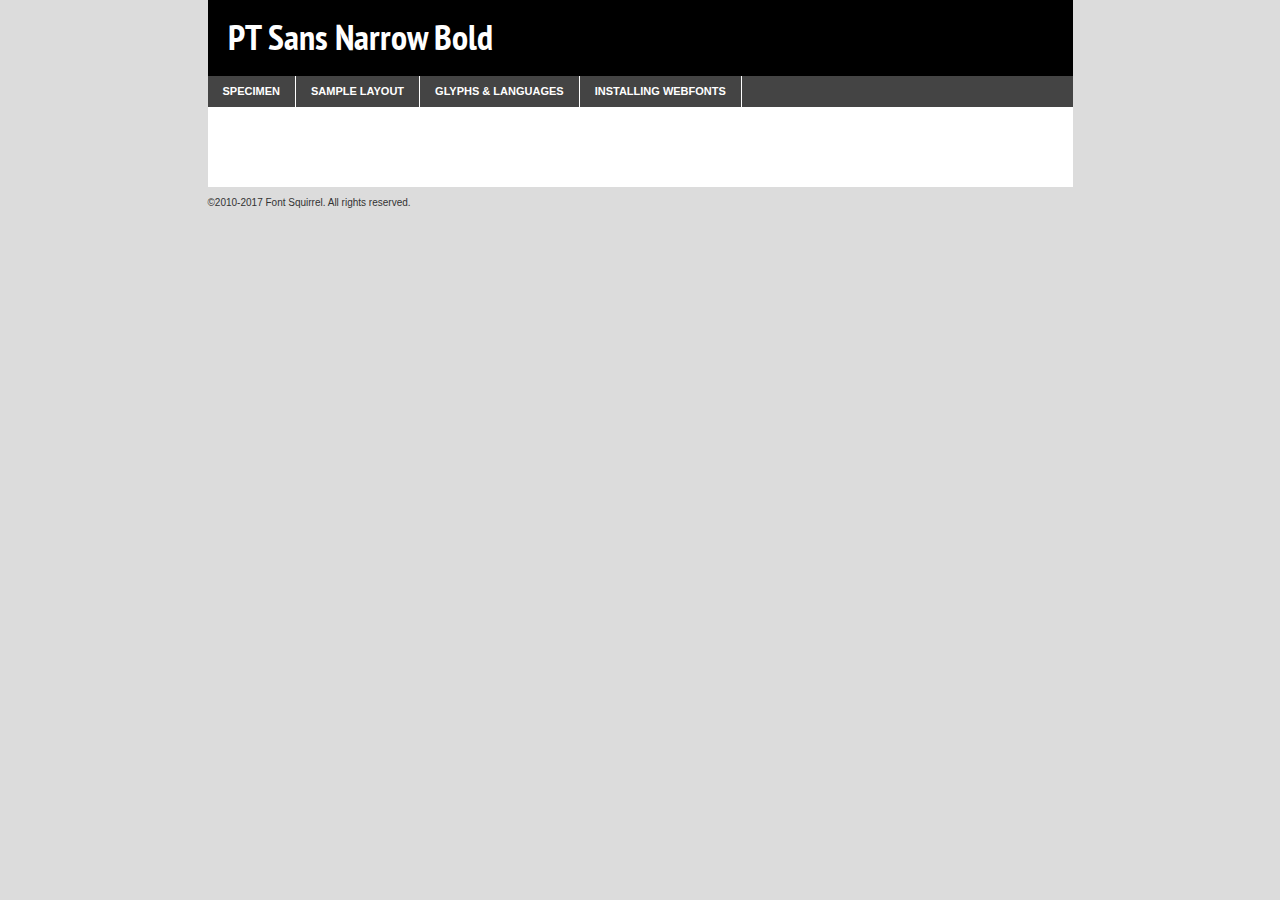
<file: 2/fonts/webfontkit-20200109-135829/ptsansnarrow-bold-demo.html>
<!DOCTYPE html PUBLIC "-//W3C//DTD XHTML 1.0 Transitional//EN"
	"http://www.w3.org/TR/xhtml1/DTD/xhtml1-transitional.dtd">

<html xmlns="http://www.w3.org/1999/xhtml" xml:lang="en" lang="en">
<head>
	<meta http-equiv="Content-Type" content="text/html; charset=utf-8" />
	<script src="http://ajax.googleapis.com/ajax/libs/jquery/1.7.2/jquery.min.js" type="text/javascript" charset="utf-8"></script>
	<script type="text/javascript">
	(function($){$.fn.easyTabs=function(option){var param=jQuery.extend({fadeSpeed:"fast",defaultContent:1,activeClass:'active'},option);$(this).each(function(){var thisId="#"+this.id;if(param.defaultContent==''){param.defaultContent=1;}
	if(typeof param.defaultContent=="number")
	{var defaultTab=$(thisId+" .tabs li:eq("+(param.defaultContent-1)+") a").attr('href').substr(1);}else{var defaultTab=param.defaultContent;}
	$(thisId+" .tabs li a").each(function(){var tabToHide=$(this).attr('href').substr(1);$("#"+tabToHide).addClass('easytabs-tab-content');});hideAll();changeContent(defaultTab);function hideAll(){$(thisId+" .easytabs-tab-content").hide();}
	function changeContent(tabId){hideAll();$(thisId+" .tabs li").removeClass(param.activeClass);$(thisId+" .tabs li a[href=#"+tabId+"]").closest('li').addClass(param.activeClass);if(param.fadeSpeed!="none")
	{$(thisId+" #"+tabId).fadeIn(param.fadeSpeed);}else{$(thisId+" #"+tabId).show();}}
	$(thisId+" .tabs li").click(function(){var tabId=$(this).find('a').attr('href').substr(1);changeContent(tabId);return false;});});}})(jQuery);
	</script>
	<link rel="stylesheet" href="specimen_files/specimen_stylesheet.css" type="text/css" charset="utf-8" />
	<link rel="stylesheet" href="stylesheet.css" type="text/css" charset="utf-8" />

	<style type="text/css">
					body{
				font-family: 'pt_sans_narrowbold';
							}
		</style>

	<title>PT Sans Narrow Bold Specimen</title>
	
	
	<script type="text/javascript" charset="utf-8">
		$(document).ready(function() {
			$('#container').easyTabs({defaultContent:1});
		});
	</script>
</head>

<body>
<div id="container">
	<div id="header">
		PT Sans Narrow Bold	</div>
	<ul class="tabs">
		<li><a href="#specimen">Specimen</a></li>
		<li><a href="#layout">Sample Layout</a></li>
				<li><a href="#glyphs">Glyphs &amp; Languages</a></li>
		<li><a href="#installing">Installing Webfonts</a></li>
		
	</ul>
	
	<div id="main_content">

		
			<div id="specimen">
		
				<div class="section">
					<div class="grid12 firstcol">
						<div class="huge">AaBb</div>
					</div>
				</div>
		
				<div class="section">
					<div class="glyph_range">A&#x200B;B&#x200b;C&#x200b;D&#x200b;E&#x200b;F&#x200b;G&#x200b;H&#x200b;I&#x200b;J&#x200b;K&#x200b;L&#x200b;M&#x200b;N&#x200b;O&#x200b;P&#x200b;Q&#x200b;R&#x200b;S&#x200b;T&#x200b;U&#x200b;V&#x200b;W&#x200b;X&#x200b;Y&#x200b;Z&#x200b;a&#x200b;b&#x200b;c&#x200b;d&#x200b;e&#x200b;f&#x200b;g&#x200b;h&#x200b;i&#x200b;j&#x200b;k&#x200b;l&#x200b;m&#x200b;n&#x200b;o&#x200b;p&#x200b;q&#x200b;r&#x200b;s&#x200b;t&#x200b;u&#x200b;v&#x200b;w&#x200b;x&#x200b;y&#x200b;z&#x200b;1&#x200b;2&#x200b;3&#x200b;4&#x200b;5&#x200b;6&#x200b;7&#x200b;8&#x200b;9&#x200b;0&#x200b;&amp;&#x200b;.&#x200b;,&#x200b;?&#x200b;!&#x200b;&#64;&#x200b;(&#x200b;)&#x200b;#&#x200b;$&#x200b;%&#x200b;*&#x200b;+&#x200b;-&#x200b;=&#x200b;:&#x200b;;</div>
				</div>
				<div class="section">
					<div class="grid12 firstcol">
						<table class="sample_table">
							<tr><td>10</td><td class="size10">abcdefghijklmnopqrstuvwxyzABCDEFGHIJKLMNOPQRSTUVWXYZ0123456789abcdefghijklmnopqrstuvwxyzABCDEFGHIJKLMNOPQRSTUVWXYZ0123456789abcdefghijklmnopqrstuvwxyzABCDEFGHIJKLMNOPQRSTUVWXYZ</td></tr>
							<tr><td>11</td><td class="size11">abcdefghijklmnopqrstuvwxyzABCDEFGHIJKLMNOPQRSTUVWXYZ0123456789abcdefghijklmnopqrstuvwxyzABCDEFGHIJKLMNOPQRSTUVWXYZ0123456789abcdefghijklmnopqrstuvwxyzABCDEFGHIJKLMNOPQRSTUVWXYZ</td></tr>
							<tr><td>12</td><td class="size12">abcdefghijklmnopqrstuvwxyzABCDEFGHIJKLMNOPQRSTUVWXYZ0123456789abcdefghijklmnopqrstuvwxyzABCDEFGHIJKLMNOPQRSTUVWXYZ0123456789abcdefghijklmnopqrstuvwxyzABCDEFGHIJKLMNOPQRSTUVWXYZ</td></tr>
							<tr><td>13</td><td class="size13">abcdefghijklmnopqrstuvwxyzABCDEFGHIJKLMNOPQRSTUVWXYZ0123456789abcdefghijklmnopqrstuvwxyzABCDEFGHIJKLMNOPQRSTUVWXYZ0123456789abcdefghijklmnopqrstuvwxyzABCDEFGHIJKLMNOPQRSTUVWXYZ</td></tr>
							<tr><td>14</td><td class="size14">abcdefghijklmnopqrstuvwxyzABCDEFGHIJKLMNOPQRSTUVWXYZ0123456789abcdefghijklmnopqrstuvwxyzABCDEFGHIJKLMNOPQRSTUVWXYZ0123456789abcdefghijklmnopqrstuvwxyzABCDEFGHIJKLMNOPQRSTUVWXYZ</td></tr>
							<tr><td>16</td><td class="size16">abcdefghijklmnopqrstuvwxyzABCDEFGHIJKLMNOPQRSTUVWXYZ0123456789abcdefghijklmnopqrstuvwxyzABCDEFGHIJKLMNOPQRSTUVWXYZ</td></tr>
							<tr><td>18</td><td class="size18">abcdefghijklmnopqrstuvwxyzABCDEFGHIJKLMNOPQRSTUVWXYZ0123456789abcdefghijklmnopqrstuvwxyzABCDEFGHIJKLMNOPQRSTUVWXYZ</td></tr>
							<tr><td>20</td><td class="size20">abcdefghijklmnopqrstuvwxyzABCDEFGHIJKLMNOPQRSTUVWXYZ0123456789abcdefghijklmnopqrstuvwxyzABCDEFGHIJKLMNOPQRSTUVWXYZ</td></tr>
							<tr><td>24</td><td class="size24">abcdefghijklmnopqrstuvwxyzABCDEFGHIJKLMNOPQRSTUVWXYZ0123456789abcdefghijklmnopqrstuvwxyzABCDEFGHIJKLMNOPQRSTUVWXYZ</td></tr>
							<tr><td>30</td><td class="size30">abcdefghijklmnopqrstuvwxyzABCDEFGHIJKLMNOPQRSTUVWXYZ0123456789abcdefghijklmnopqrstuvwxyzABCDEFGHIJKLMNOPQRSTUVWXYZ</td></tr>
							<tr><td>36</td><td class="size36">abcdefghijklmnopqrstuvwxyzABCDEFGHIJKLMNOPQRSTUVWXYZ0123456789abcdefghijklmnopqrstuvwxyzABCDEFGHIJKLMNOPQRSTUVWXYZ</td></tr>
							<tr><td>48</td><td class="size48">abcdefghijklmnopqrstuvwxyzABCDEFGHIJKLMNOPQRSTUVWXYZ0123456789abcdefghijklmnopqrstuvwxyzABCDEFGHIJKLMNOPQRSTUVWXYZ</td></tr>
							<tr><td>60</td><td class="size60">abcdefghijklmnopqrstuvwxyzABCDEFGHIJKLMNOPQRSTUVWXYZ0123456789abcdefghijklmnopqrstuvwxyzABCDEFGHIJKLMNOPQRSTUVWXYZ</td></tr>
							<tr><td>72</td><td class="size72">abcdefghijklmnopqrstuvwxyzABCDEFGHIJKLMNOPQRSTUVWXYZ0123456789abcdefghijklmnopqrstuvwxyzABCDEFGHIJKLMNOPQRSTUVWXYZ</td></tr>
							<tr><td>90</td><td class="size90">abcdefghijklmnopqrstuvwxyzABCDEFGHIJKLMNOPQRSTUVWXYZ0123456789abcdefghijklmnopqrstuvwxyzABCDEFGHIJKLMNOPQRSTUVWXYZ</td></tr>
						</table>
				
					</div>
			
				</div>
		
		
		
								<div class="section" id="bodycomparison">


										<div id="xheight">
				<div class="fontbody">&#x25FC;&#x25FC;&#x25FC;&#x25FC;&#x25FC;&#x25FC;&#x25FC;&#x25FC;&#x25FC;&#x25FC;&#x25FC;&#x25FC;&#x25FC;&#x25FC;&#x25FC;&#x25FC;&#x25FC;&#x25FC;&#x25FC;&#x25FC;&#x25FC;&#x25FC;&#x25FC;&#x25FC;&#x25FC;&#x25FC;&#x25FC;&#x25FC;&#x25FC;&#x25FC;&#x25FC;&#x25FC;&#x25FC;&#x25FC;&#x25FC;&#x25FC;&#x25FC;&#x25FC;&#x25FC;&#x25FC;&#x25FC;&#x25FC;&#x25FC;&#x25FC;&#x25FC;&#x25FC;&#x25FC;&#x25FC;&#x25FC;&#x25FC;&#x25FC;&#x25FC;&#x25FC;&#x25FC;&#x25FC;&#x25FC;&#x25FC;&#x25FC;&#x25FC;&#x25FC;&#x25FC;&#x25FC;&#x25FC;&#x25FC;&#x25FC;&#x25FC;&#x25FC;&#x25FC;&#x25FC;&#x25FC;&#x25FC;&#x25FC;&#x25FC;&#x25FC;&#x25FC;&#x25FC;&#x25FC;&#x25FC;&#x25FC;&#x25FC;&#x25FC;&#x25FC;&#x25FC;&#x25FC;&#x25FC;&#x25FC;&#x25FC;&#x25FC;&#x25FC;&#x25FC;&#x25FC;&#x25FC;&#x25FC;&#x25FC;&#x25FC;&#x25FC;&#x25FC;&#x25FC;&#x25FC;body</div><div class="arialbody">body</div><div class="verdanabody">body</div><div class="georgiabody">body</div></div>
										<div class="fontbody" style="z-index:1">
											body<span>PT Sans Narrow Bold</span>
										</div>
										<div class="arialbody" style="z-index:1">
											body<span>Arial</span>
										</div>
										<div class="verdanabody" style="z-index:1">
											body<span>Verdana</span>
										</div>
										<div class="georgiabody" style="z-index:1">
											body<span>Georgia</span>
										</div>



								</div>
		
		
				<div class="section psample psample_row1" id="">
					
					<div class="grid2 firstcol">
						<p class="size10"><span>10.</span>Aenean lacinia bibendum nulla sed consectetur. Fusce dapibus, tellus ac cursus commodo, tortor mauris condimentum nibh, ut fermentum massa justo sit amet risus. Nullam id dolor id nibh ultricies vehicula ut id elit. Cum sociis natoque penatibus et magnis dis parturient montes, nascetur ridiculus mus. Nulla vitae elit libero, a pharetra augue.</p>
			
					</div>
					<div class="grid3">
						<p class="size11"><span>11.</span>Aenean lacinia bibendum nulla sed consectetur. Fusce dapibus, tellus ac cursus commodo, tortor mauris condimentum nibh, ut fermentum massa justo sit amet risus. Nullam id dolor id nibh ultricies vehicula ut id elit. Cum sociis natoque penatibus et magnis dis parturient montes, nascetur ridiculus mus. Nulla vitae elit libero, a pharetra augue.</p>
			
					</div>
					<div class="grid3">
						<p class="size12"><span>12.</span>Aenean lacinia bibendum nulla sed consectetur. Fusce dapibus, tellus ac cursus commodo, tortor mauris condimentum nibh, ut fermentum massa justo sit amet risus. Nullam id dolor id nibh ultricies vehicula ut id elit. Cum sociis natoque penatibus et magnis dis parturient montes, nascetur ridiculus mus. Nulla vitae elit libero, a pharetra augue.</p>
			
					</div>
					<div class="grid4">
						<p class="size13"><span>13.</span>Aenean lacinia bibendum nulla sed consectetur. Fusce dapibus, tellus ac cursus commodo, tortor mauris condimentum nibh, ut fermentum massa justo sit amet risus. Nullam id dolor id nibh ultricies vehicula ut id elit. Cum sociis natoque penatibus et magnis dis parturient montes, nascetur ridiculus mus. Nulla vitae elit libero, a pharetra augue.</p>
			
					</div>
					<div class="white_blend"></div>
					
				</div>
				<div class="section psample psample_row2" id="">
					<div class="grid3 firstcol">
						<p class="size14"><span>14.</span>Aenean lacinia bibendum nulla sed consectetur. Fusce dapibus, tellus ac cursus commodo, tortor mauris condimentum nibh, ut fermentum massa justo sit amet risus. Nullam id dolor id nibh ultricies vehicula ut id elit. Cum sociis natoque penatibus et magnis dis parturient montes, nascetur ridiculus mus. Nulla vitae elit libero, a pharetra augue.</p>
			
					</div>
					<div class="grid4">
						<p class="size16"><span>16.</span>Aenean lacinia bibendum nulla sed consectetur. Fusce dapibus, tellus ac cursus commodo, tortor mauris condimentum nibh, ut fermentum massa justo sit amet risus. Nullam id dolor id nibh ultricies vehicula ut id elit. Cum sociis natoque penatibus et magnis dis parturient montes, nascetur ridiculus mus. Nulla vitae elit libero, a pharetra augue.</p>
			
					</div>
					<div class="grid5">
						<p class="size18"><span>18.</span>Aenean lacinia bibendum nulla sed consectetur. Fusce dapibus, tellus ac cursus commodo, tortor mauris condimentum nibh, ut fermentum massa justo sit amet risus. Nullam id dolor id nibh ultricies vehicula ut id elit. Cum sociis natoque penatibus et magnis dis parturient montes, nascetur ridiculus mus. Nulla vitae elit libero, a pharetra augue.</p>
			
					</div>

					<div class="white_blend"></div>

				</div>
				
				<div class="section psample psample_row3" id="">
					<div class="grid5 firstcol">
						<p class="size20"><span>20.</span>Aenean lacinia bibendum nulla sed consectetur. Fusce dapibus, tellus ac cursus commodo, tortor mauris condimentum nibh, ut fermentum massa justo sit amet risus. Nullam id dolor id nibh ultricies vehicula ut id elit. Cum sociis natoque penatibus et magnis dis parturient montes, nascetur ridiculus mus. Nulla vitae elit libero, a pharetra augue.</p>
					</div>
					<div class="grid7">
						<p class="size24"><span>24.</span>Aenean lacinia bibendum nulla sed consectetur. Fusce dapibus, tellus ac cursus commodo, tortor mauris condimentum nibh, ut fermentum massa justo sit amet risus. Nullam id dolor id nibh ultricies vehicula ut id elit. Cum sociis natoque penatibus et magnis dis parturient montes, nascetur ridiculus mus. Nulla vitae elit libero, a pharetra augue.</p>
					</div>
					
					<div class="white_blend"></div>
					
				</div>
				
				<div class="section psample psample_row4" id="">
					<div class="grid12 firstcol">
						<p class="size30"><span>30.</span>Aenean lacinia bibendum nulla sed consectetur. Fusce dapibus, tellus ac cursus commodo, tortor mauris condimentum nibh, ut fermentum massa justo sit amet risus. Nullam id dolor id nibh ultricies vehicula ut id elit. Cum sociis natoque penatibus et magnis dis parturient montes, nascetur ridiculus mus. Nulla vitae elit libero, a pharetra augue.</p>
					</div>
					<div class="white_blend"></div>
					
				</div>
				
				
				
				<div class="section psample psample_row1 fullreverse">
					<div class="grid2 firstcol">
						<p class="size10"><span>10.</span>Aenean lacinia bibendum nulla sed consectetur. Fusce dapibus, tellus ac cursus commodo, tortor mauris condimentum nibh, ut fermentum massa justo sit amet risus. Nullam id dolor id nibh ultricies vehicula ut id elit. Cum sociis natoque penatibus et magnis dis parturient montes, nascetur ridiculus mus. Nulla vitae elit libero, a pharetra augue.</p>
			
					</div>
					<div class="grid3">
						<p class="size11"><span>11.</span>Aenean lacinia bibendum nulla sed consectetur. Fusce dapibus, tellus ac cursus commodo, tortor mauris condimentum nibh, ut fermentum massa justo sit amet risus. Nullam id dolor id nibh ultricies vehicula ut id elit. Cum sociis natoque penatibus et magnis dis parturient montes, nascetur ridiculus mus. Nulla vitae elit libero, a pharetra augue.</p>
			
					</div>
					<div class="grid3">
						<p class="size12"><span>12.</span>Aenean lacinia bibendum nulla sed consectetur. Fusce dapibus, tellus ac cursus commodo, tortor mauris condimentum nibh, ut fermentum massa justo sit amet risus. Nullam id dolor id nibh ultricies vehicula ut id elit. Cum sociis natoque penatibus et magnis dis parturient montes, nascetur ridiculus mus. Nulla vitae elit libero, a pharetra augue.</p>
			
					</div>
					<div class="grid4">
						<p class="size13"><span>13.</span>Aenean lacinia bibendum nulla sed consectetur. Fusce dapibus, tellus ac cursus commodo, tortor mauris condimentum nibh, ut fermentum massa justo sit amet risus. Nullam id dolor id nibh ultricies vehicula ut id elit. Cum sociis natoque penatibus et magnis dis parturient montes, nascetur ridiculus mus. Nulla vitae elit libero, a pharetra augue.</p>
			
					</div>
					<div class="black_blend"></div>
					
				</div>
				
				<div class="section psample psample_row2 fullreverse">
					<div class="grid3 firstcol">
						<p class="size14"><span>14.</span>Aenean lacinia bibendum nulla sed consectetur. Fusce dapibus, tellus ac cursus commodo, tortor mauris condimentum nibh, ut fermentum massa justo sit amet risus. Nullam id dolor id nibh ultricies vehicula ut id elit. Cum sociis natoque penatibus et magnis dis parturient montes, nascetur ridiculus mus. Nulla vitae elit libero, a pharetra augue.</p>
			
					</div>
					<div class="grid4">
						<p class="size16"><span>16.</span>Aenean lacinia bibendum nulla sed consectetur. Fusce dapibus, tellus ac cursus commodo, tortor mauris condimentum nibh, ut fermentum massa justo sit amet risus. Nullam id dolor id nibh ultricies vehicula ut id elit. Cum sociis natoque penatibus et magnis dis parturient montes, nascetur ridiculus mus. Nulla vitae elit libero, a pharetra augue.</p>
			
					</div>
					<div class="grid5">
						<p class="size18"><span>18.</span>Aenean lacinia bibendum nulla sed consectetur. Fusce dapibus, tellus ac cursus commodo, tortor mauris condimentum nibh, ut fermentum massa justo sit amet risus. Nullam id dolor id nibh ultricies vehicula ut id elit. Cum sociis natoque penatibus et magnis dis parturient montes, nascetur ridiculus mus. Nulla vitae elit libero, a pharetra augue.</p>
			
					</div>
					<div class="black_blend"></div>

				</div>
				
				<div class="section psample fullreverse psample_row3" id="">
					<div class="grid5 firstcol">
						<p class="size20"><span>20.</span>Aenean lacinia bibendum nulla sed consectetur. Fusce dapibus, tellus ac cursus commodo, tortor mauris condimentum nibh, ut fermentum massa justo sit amet risus. Nullam id dolor id nibh ultricies vehicula ut id elit. Cum sociis natoque penatibus et magnis dis parturient montes, nascetur ridiculus mus. Nulla vitae elit libero, a pharetra augue.</p>
					</div>
					<div class="grid7">
						<p class="size24"><span>24.</span>Aenean lacinia bibendum nulla sed consectetur. Fusce dapibus, tellus ac cursus commodo, tortor mauris condimentum nibh, ut fermentum massa justo sit amet risus. Nullam id dolor id nibh ultricies vehicula ut id elit. Cum sociis natoque penatibus et magnis dis parturient montes, nascetur ridiculus mus. Nulla vitae elit libero, a pharetra augue.</p>
					</div>
					
					<div class="black_blend"></div>
					
				</div>
				
				<div class="section psample fullreverse psample_row4" id="" style="border-bottom: 20px #000 solid;">
					<div class="grid12 firstcol">
						<p class="size30"><span>30.</span>Aenean lacinia bibendum nulla sed consectetur. Fusce dapibus, tellus ac cursus commodo, tortor mauris condimentum nibh, ut fermentum massa justo sit amet risus. Nullam id dolor id nibh ultricies vehicula ut id elit. Cum sociis natoque penatibus et magnis dis parturient montes, nascetur ridiculus mus. Nulla vitae elit libero, a pharetra augue.</p>
					</div>
					<div class="black_blend"></div>
					
				</div>
				
				
				
				
			</div>
			
			<div id="layout">
				
				<div class="section">
					
					<div class="grid12 firstcol">
						<h1>Lorem Ipsum Dolor</h1>
						<h2>Etiam porta sem malesuada magna mollis euismod</h2>
						
						<p class="byline">By <a href="#link">Aenean Lacinia</a></p>
					</div>
				</div>
				<div class="section">
					<div class="grid8 firstcol">
						<p class="large">Donec sed odio dui. Morbi leo risus, porta ac consectetur ac, vestibulum at eros. Fusce dapibus, tellus ac cursus commodo, tortor mauris condimentum nibh, ut fermentum massa justo sit amet risus. </p>

						
						<h3>Pellentesque ornare sem</h3>

						<p>Maecenas sed diam eget risus varius blandit sit amet non magna. Maecenas faucibus mollis interdum. Donec ullamcorper nulla non metus auctor fringilla. Nullam id dolor id nibh ultricies vehicula ut id elit. Nullam id dolor id nibh ultricies vehicula ut id elit. </p>

						<p>Aenean eu leo quam. Pellentesque ornare sem lacinia quam venenatis vestibulum. Lorem ipsum dolor sit amet, consectetur adipiscing elit. Cum sociis natoque penatibus et magnis dis parturient montes, nascetur ridiculus mus. </p>

						<p>Nulla vitae elit libero, a pharetra augue. Praesent commodo cursus magna, vel scelerisque nisl consectetur et. Aenean lacinia bibendum nulla sed consectetur. </p>

						<p>Nullam quis risus eget urna mollis ornare vel eu leo. Nullam quis risus eget urna mollis ornare vel eu leo. Maecenas sed diam eget risus varius blandit sit amet non magna. Donec ullamcorper nulla non metus auctor fringilla. </p>

						<h3>Cras mattis consectetur</h3>

						<p>Aenean eu leo quam. Pellentesque ornare sem lacinia quam venenatis vestibulum. Aenean lacinia bibendum nulla sed consectetur. Integer posuere erat a ante venenatis dapibus posuere velit aliquet. Cras mattis consectetur purus sit amet fermentum. </p>

						<p>Nullam id dolor id nibh ultricies vehicula ut id elit. Nullam quis risus eget urna mollis ornare vel eu leo. Cras mattis consectetur purus sit amet fermentum.</p>
					</div>
					
					<div class="grid4 sidebar">
						
						<div class="box reverse">
							<p class="last">Nullam quis risus eget urna mollis ornare vel eu leo. Donec ullamcorper nulla non metus auctor fringilla. Cras mattis consectetur purus sit amet fermentum. Sed posuere consectetur est at lobortis. Lorem ipsum dolor sit amet, consectetur adipiscing elit. </p>
						</div>
						
						<p class="caption">Maecenas sed diam eget risus varius.</p>

						<p>Vestibulum id ligula porta felis euismod semper. Integer posuere erat a ante venenatis dapibus posuere velit aliquet. Vestibulum id ligula porta felis euismod semper. Sed posuere consectetur est at lobortis. Maecenas sed diam eget risus varius blandit sit amet non magna. Fusce dapibus, tellus ac cursus commodo, tortor mauris condimentum nibh, ut fermentum massa justo sit amet risus. </p>

					

						<p>Duis mollis, est non commodo luctus, nisi erat porttitor ligula, eget lacinia odio sem nec elit. Aenean lacinia bibendum nulla sed consectetur. Vivamus sagittis lacus vel augue laoreet rutrum faucibus dolor auctor. Aenean lacinia bibendum nulla sed consectetur. Nullam quis risus eget urna mollis ornare vel eu leo. </p>

						<p>Praesent commodo cursus magna, vel scelerisque nisl consectetur et. Donec ullamcorper nulla non metus auctor fringilla. Maecenas faucibus mollis interdum. Fusce dapibus, tellus ac cursus commodo, tortor mauris condimentum nibh, ut fermentum massa justo sit amet risus. </p>

					</div>
				</div>
				
			</div>


			



		<div id="glyphs">
			<div class="section">
				<div class="grid12 firstcol">
			
				<h1>Language Support</h1>
				<p>The subset of PT Sans Narrow Bold in this kit supports the following languages:<br />
			
					Cyrillic, English, Arrernte, Bislama, Cebuano, Fijian, Gilbertese, Hmong, Ibanag, Iloko_ilokano, Interglossa_glosa, Interlingua, Lojban, Norfolk_pitcairnese, Oromo, Rotokas, Seychelles_creole, Shona, Somali, Southern_ndebele, Swahili, Swati_swazi, Tok_pisin, Turkmen_cyrillic, Uyghur_cyrillic, Votic_cyrillic, Warlpiri, Xhosa, Zulu, Latinbasic, Ubasic, Demo				</p>
				<h1>Glyph Chart</h1>
				<p>The subset of PT Sans Narrow Bold in this kit includes all the glyphs listed below. Unicode entities are included above each glyph to help you insert individual characters into your layout.</p>
				<div id="glyph_chart">
			
																				 <div><p>&amp;#13;</p>&#13;</div>
																				 <div><p>&amp;#32;</p>&#32;</div>
																				 <div><p>&amp;#33;</p>&#33;</div>
																				 <div><p>&amp;#34;</p>&#34;</div>
																				 <div><p>&amp;#35;</p>&#35;</div>
																				 <div><p>&amp;#36;</p>&#36;</div>
																				 <div><p>&amp;#37;</p>&#37;</div>
																				 <div><p>&amp;#38;</p>&#38;</div>
																				 <div><p>&amp;#39;</p>&#39;</div>
																				 <div><p>&amp;#40;</p>&#40;</div>
																				 <div><p>&amp;#41;</p>&#41;</div>
																				 <div><p>&amp;#42;</p>&#42;</div>
																				 <div><p>&amp;#43;</p>&#43;</div>
																				 <div><p>&amp;#44;</p>&#44;</div>
																				 <div><p>&amp;#45;</p>&#45;</div>
																				 <div><p>&amp;#46;</p>&#46;</div>
																				 <div><p>&amp;#47;</p>&#47;</div>
																				 <div><p>&amp;#48;</p>&#48;</div>
																				 <div><p>&amp;#49;</p>&#49;</div>
																				 <div><p>&amp;#50;</p>&#50;</div>
																				 <div><p>&amp;#51;</p>&#51;</div>
																				 <div><p>&amp;#52;</p>&#52;</div>
																				 <div><p>&amp;#53;</p>&#53;</div>
																				 <div><p>&amp;#54;</p>&#54;</div>
																				 <div><p>&amp;#55;</p>&#55;</div>
																				 <div><p>&amp;#56;</p>&#56;</div>
																				 <div><p>&amp;#57;</p>&#57;</div>
																				 <div><p>&amp;#58;</p>&#58;</div>
																				 <div><p>&amp;#59;</p>&#59;</div>
																				 <div><p>&amp;#60;</p>&#60;</div>
																				 <div><p>&amp;#61;</p>&#61;</div>
																				 <div><p>&amp;#62;</p>&#62;</div>
																				 <div><p>&amp;#63;</p>&#63;</div>
																				 <div><p>&amp;#64;</p>&#64;</div>
																				 <div><p>&amp;#65;</p>&#65;</div>
																				 <div><p>&amp;#66;</p>&#66;</div>
																				 <div><p>&amp;#67;</p>&#67;</div>
																				 <div><p>&amp;#68;</p>&#68;</div>
																				 <div><p>&amp;#69;</p>&#69;</div>
																				 <div><p>&amp;#70;</p>&#70;</div>
																				 <div><p>&amp;#71;</p>&#71;</div>
																				 <div><p>&amp;#72;</p>&#72;</div>
																				 <div><p>&amp;#73;</p>&#73;</div>
																				 <div><p>&amp;#74;</p>&#74;</div>
																				 <div><p>&amp;#75;</p>&#75;</div>
																				 <div><p>&amp;#76;</p>&#76;</div>
																				 <div><p>&amp;#77;</p>&#77;</div>
																				 <div><p>&amp;#78;</p>&#78;</div>
																				 <div><p>&amp;#79;</p>&#79;</div>
																				 <div><p>&amp;#80;</p>&#80;</div>
																				 <div><p>&amp;#81;</p>&#81;</div>
																				 <div><p>&amp;#82;</p>&#82;</div>
																				 <div><p>&amp;#83;</p>&#83;</div>
																				 <div><p>&amp;#84;</p>&#84;</div>
																				 <div><p>&amp;#85;</p>&#85;</div>
																				 <div><p>&amp;#86;</p>&#86;</div>
																				 <div><p>&amp;#87;</p>&#87;</div>
																				 <div><p>&amp;#88;</p>&#88;</div>
																				 <div><p>&amp;#89;</p>&#89;</div>
																				 <div><p>&amp;#90;</p>&#90;</div>
																				 <div><p>&amp;#91;</p>&#91;</div>
																				 <div><p>&amp;#92;</p>&#92;</div>
																				 <div><p>&amp;#93;</p>&#93;</div>
																				 <div><p>&amp;#94;</p>&#94;</div>
																				 <div><p>&amp;#95;</p>&#95;</div>
																				 <div><p>&amp;#96;</p>&#96;</div>
																				 <div><p>&amp;#97;</p>&#97;</div>
																				 <div><p>&amp;#98;</p>&#98;</div>
																				 <div><p>&amp;#99;</p>&#99;</div>
																				 <div><p>&amp;#100;</p>&#100;</div>
																				 <div><p>&amp;#101;</p>&#101;</div>
																				 <div><p>&amp;#102;</p>&#102;</div>
																				 <div><p>&amp;#103;</p>&#103;</div>
																				 <div><p>&amp;#104;</p>&#104;</div>
																				 <div><p>&amp;#105;</p>&#105;</div>
																				 <div><p>&amp;#106;</p>&#106;</div>
																				 <div><p>&amp;#107;</p>&#107;</div>
																				 <div><p>&amp;#108;</p>&#108;</div>
																				 <div><p>&amp;#109;</p>&#109;</div>
																				 <div><p>&amp;#110;</p>&#110;</div>
																				 <div><p>&amp;#111;</p>&#111;</div>
																				 <div><p>&amp;#112;</p>&#112;</div>
																				 <div><p>&amp;#113;</p>&#113;</div>
																				 <div><p>&amp;#114;</p>&#114;</div>
																				 <div><p>&amp;#115;</p>&#115;</div>
																				 <div><p>&amp;#116;</p>&#116;</div>
																				 <div><p>&amp;#117;</p>&#117;</div>
																				 <div><p>&amp;#118;</p>&#118;</div>
																				 <div><p>&amp;#119;</p>&#119;</div>
																				 <div><p>&amp;#120;</p>&#120;</div>
																				 <div><p>&amp;#121;</p>&#121;</div>
																				 <div><p>&amp;#122;</p>&#122;</div>
																				 <div><p>&amp;#123;</p>&#123;</div>
																				 <div><p>&amp;#124;</p>&#124;</div>
																				 <div><p>&amp;#125;</p>&#125;</div>
																				 <div><p>&amp;#126;</p>&#126;</div>
																				 <div><p>&amp;#160;</p>&#160;</div>
																				 <div><p>&amp;#162;</p>&#162;</div>
																				 <div><p>&amp;#163;</p>&#163;</div>
																				 <div><p>&amp;#165;</p>&#165;</div>
																				 <div><p>&amp;#168;</p>&#168;</div>
																				 <div><p>&amp;#169;</p>&#169;</div>
																				 <div><p>&amp;#171;</p>&#171;</div>
																				 <div><p>&amp;#173;</p>&#173;</div>
																				 <div><p>&amp;#174;</p>&#174;</div>
																				 <div><p>&amp;#180;</p>&#180;</div>
																				 <div><p>&amp;#184;</p>&#184;</div>
																				 <div><p>&amp;#187;</p>&#187;</div>
																				 <div><p>&amp;#710;</p>&#710;</div>
																				 <div><p>&amp;#730;</p>&#730;</div>
																				 <div><p>&amp;#732;</p>&#732;</div>
																				 <div><p>&amp;#1025;</p>&#1025;</div>
																				 <div><p>&amp;#1026;</p>&#1026;</div>
																				 <div><p>&amp;#1027;</p>&#1027;</div>
																				 <div><p>&amp;#1028;</p>&#1028;</div>
																				 <div><p>&amp;#1029;</p>&#1029;</div>
																				 <div><p>&amp;#1030;</p>&#1030;</div>
																				 <div><p>&amp;#1031;</p>&#1031;</div>
																				 <div><p>&amp;#1032;</p>&#1032;</div>
																				 <div><p>&amp;#1033;</p>&#1033;</div>
																				 <div><p>&amp;#1034;</p>&#1034;</div>
																				 <div><p>&amp;#1035;</p>&#1035;</div>
																				 <div><p>&amp;#1036;</p>&#1036;</div>
																				 <div><p>&amp;#1038;</p>&#1038;</div>
																				 <div><p>&amp;#1039;</p>&#1039;</div>
																				 <div><p>&amp;#1040;</p>&#1040;</div>
																				 <div><p>&amp;#1041;</p>&#1041;</div>
																				 <div><p>&amp;#1042;</p>&#1042;</div>
																				 <div><p>&amp;#1043;</p>&#1043;</div>
																				 <div><p>&amp;#1044;</p>&#1044;</div>
																				 <div><p>&amp;#1045;</p>&#1045;</div>
																				 <div><p>&amp;#1046;</p>&#1046;</div>
																				 <div><p>&amp;#1047;</p>&#1047;</div>
																				 <div><p>&amp;#1048;</p>&#1048;</div>
																				 <div><p>&amp;#1049;</p>&#1049;</div>
																				 <div><p>&amp;#1050;</p>&#1050;</div>
																				 <div><p>&amp;#1051;</p>&#1051;</div>
																				 <div><p>&amp;#1052;</p>&#1052;</div>
																				 <div><p>&amp;#1053;</p>&#1053;</div>
																				 <div><p>&amp;#1054;</p>&#1054;</div>
																				 <div><p>&amp;#1055;</p>&#1055;</div>
																				 <div><p>&amp;#1056;</p>&#1056;</div>
																				 <div><p>&amp;#1057;</p>&#1057;</div>
																				 <div><p>&amp;#1058;</p>&#1058;</div>
																				 <div><p>&amp;#1059;</p>&#1059;</div>
																				 <div><p>&amp;#1060;</p>&#1060;</div>
																				 <div><p>&amp;#1061;</p>&#1061;</div>
																				 <div><p>&amp;#1062;</p>&#1062;</div>
																				 <div><p>&amp;#1063;</p>&#1063;</div>
																				 <div><p>&amp;#1064;</p>&#1064;</div>
																				 <div><p>&amp;#1065;</p>&#1065;</div>
																				 <div><p>&amp;#1066;</p>&#1066;</div>
																				 <div><p>&amp;#1067;</p>&#1067;</div>
																				 <div><p>&amp;#1068;</p>&#1068;</div>
																				 <div><p>&amp;#1069;</p>&#1069;</div>
																				 <div><p>&amp;#1070;</p>&#1070;</div>
																				 <div><p>&amp;#1071;</p>&#1071;</div>
																				 <div><p>&amp;#1072;</p>&#1072;</div>
																				 <div><p>&amp;#1073;</p>&#1073;</div>
																				 <div><p>&amp;#1074;</p>&#1074;</div>
																				 <div><p>&amp;#1075;</p>&#1075;</div>
																				 <div><p>&amp;#1076;</p>&#1076;</div>
																				 <div><p>&amp;#1077;</p>&#1077;</div>
																				 <div><p>&amp;#1078;</p>&#1078;</div>
																				 <div><p>&amp;#1079;</p>&#1079;</div>
																				 <div><p>&amp;#1080;</p>&#1080;</div>
																				 <div><p>&amp;#1081;</p>&#1081;</div>
																				 <div><p>&amp;#1082;</p>&#1082;</div>
																				 <div><p>&amp;#1083;</p>&#1083;</div>
																				 <div><p>&amp;#1084;</p>&#1084;</div>
																				 <div><p>&amp;#1085;</p>&#1085;</div>
																				 <div><p>&amp;#1086;</p>&#1086;</div>
																				 <div><p>&amp;#1087;</p>&#1087;</div>
																				 <div><p>&amp;#1088;</p>&#1088;</div>
																				 <div><p>&amp;#1089;</p>&#1089;</div>
																				 <div><p>&amp;#1090;</p>&#1090;</div>
																				 <div><p>&amp;#1091;</p>&#1091;</div>
																				 <div><p>&amp;#1092;</p>&#1092;</div>
																				 <div><p>&amp;#1093;</p>&#1093;</div>
																				 <div><p>&amp;#1094;</p>&#1094;</div>
																				 <div><p>&amp;#1095;</p>&#1095;</div>
																				 <div><p>&amp;#1096;</p>&#1096;</div>
																				 <div><p>&amp;#1097;</p>&#1097;</div>
																				 <div><p>&amp;#1098;</p>&#1098;</div>
																				 <div><p>&amp;#1099;</p>&#1099;</div>
																				 <div><p>&amp;#1100;</p>&#1100;</div>
																				 <div><p>&amp;#1101;</p>&#1101;</div>
																				 <div><p>&amp;#1102;</p>&#1102;</div>
																				 <div><p>&amp;#1103;</p>&#1103;</div>
																				 <div><p>&amp;#1105;</p>&#1105;</div>
																				 <div><p>&amp;#1106;</p>&#1106;</div>
																				 <div><p>&amp;#1107;</p>&#1107;</div>
																				 <div><p>&amp;#1108;</p>&#1108;</div>
																				 <div><p>&amp;#1109;</p>&#1109;</div>
																				 <div><p>&amp;#1110;</p>&#1110;</div>
																				 <div><p>&amp;#1111;</p>&#1111;</div>
																				 <div><p>&amp;#1112;</p>&#1112;</div>
																				 <div><p>&amp;#1113;</p>&#1113;</div>
																				 <div><p>&amp;#1114;</p>&#1114;</div>
																				 <div><p>&amp;#1115;</p>&#1115;</div>
																				 <div><p>&amp;#1116;</p>&#1116;</div>
																				 <div><p>&amp;#1118;</p>&#1118;</div>
																				 <div><p>&amp;#1119;</p>&#1119;</div>
																				 <div><p>&amp;#1122;</p>&#1122;</div>
																				 <div><p>&amp;#1123;</p>&#1123;</div>
																				 <div><p>&amp;#1138;</p>&#1138;</div>
																				 <div><p>&amp;#1139;</p>&#1139;</div>
																				 <div><p>&amp;#1140;</p>&#1140;</div>
																				 <div><p>&amp;#1141;</p>&#1141;</div>
																				 <div><p>&amp;#1162;</p>&#1162;</div>
																				 <div><p>&amp;#1163;</p>&#1163;</div>
																				 <div><p>&amp;#1164;</p>&#1164;</div>
																				 <div><p>&amp;#1165;</p>&#1165;</div>
																				 <div><p>&amp;#1166;</p>&#1166;</div>
																				 <div><p>&amp;#1167;</p>&#1167;</div>
																				 <div><p>&amp;#1168;</p>&#1168;</div>
																				 <div><p>&amp;#1169;</p>&#1169;</div>
																				 <div><p>&amp;#1170;</p>&#1170;</div>
																				 <div><p>&amp;#1171;</p>&#1171;</div>
																				 <div><p>&amp;#1172;</p>&#1172;</div>
																				 <div><p>&amp;#1173;</p>&#1173;</div>
																				 <div><p>&amp;#1174;</p>&#1174;</div>
																				 <div><p>&amp;#1175;</p>&#1175;</div>
																				 <div><p>&amp;#1176;</p>&#1176;</div>
																				 <div><p>&amp;#1177;</p>&#1177;</div>
																				 <div><p>&amp;#1178;</p>&#1178;</div>
																				 <div><p>&amp;#1179;</p>&#1179;</div>
																				 <div><p>&amp;#1180;</p>&#1180;</div>
																				 <div><p>&amp;#1181;</p>&#1181;</div>
																				 <div><p>&amp;#1182;</p>&#1182;</div>
																				 <div><p>&amp;#1183;</p>&#1183;</div>
																				 <div><p>&amp;#1184;</p>&#1184;</div>
																				 <div><p>&amp;#1185;</p>&#1185;</div>
																				 <div><p>&amp;#1186;</p>&#1186;</div>
																				 <div><p>&amp;#1187;</p>&#1187;</div>
																				 <div><p>&amp;#1188;</p>&#1188;</div>
																				 <div><p>&amp;#1189;</p>&#1189;</div>
																				 <div><p>&amp;#1190;</p>&#1190;</div>
																				 <div><p>&amp;#1191;</p>&#1191;</div>
																				 <div><p>&amp;#1192;</p>&#1192;</div>
																				 <div><p>&amp;#1193;</p>&#1193;</div>
																				 <div><p>&amp;#1194;</p>&#1194;</div>
																				 <div><p>&amp;#1195;</p>&#1195;</div>
																				 <div><p>&amp;#1196;</p>&#1196;</div>
																				 <div><p>&amp;#1197;</p>&#1197;</div>
																				 <div><p>&amp;#1198;</p>&#1198;</div>
																				 <div><p>&amp;#1199;</p>&#1199;</div>
																				 <div><p>&amp;#1200;</p>&#1200;</div>
																				 <div><p>&amp;#1201;</p>&#1201;</div>
																				 <div><p>&amp;#1202;</p>&#1202;</div>
																				 <div><p>&amp;#1203;</p>&#1203;</div>
																				 <div><p>&amp;#1204;</p>&#1204;</div>
																				 <div><p>&amp;#1205;</p>&#1205;</div>
																				 <div><p>&amp;#1206;</p>&#1206;</div>
																				 <div><p>&amp;#1207;</p>&#1207;</div>
																				 <div><p>&amp;#1208;</p>&#1208;</div>
																				 <div><p>&amp;#1209;</p>&#1209;</div>
																				 <div><p>&amp;#1210;</p>&#1210;</div>
																				 <div><p>&amp;#1211;</p>&#1211;</div>
																				 <div><p>&amp;#1212;</p>&#1212;</div>
																				 <div><p>&amp;#1213;</p>&#1213;</div>
																				 <div><p>&amp;#1214;</p>&#1214;</div>
																				 <div><p>&amp;#1215;</p>&#1215;</div>
																				 <div><p>&amp;#1216;</p>&#1216;</div>
																				 <div><p>&amp;#1219;</p>&#1219;</div>
																				 <div><p>&amp;#1220;</p>&#1220;</div>
																				 <div><p>&amp;#1221;</p>&#1221;</div>
																				 <div><p>&amp;#1222;</p>&#1222;</div>
																				 <div><p>&amp;#1223;</p>&#1223;</div>
																				 <div><p>&amp;#1224;</p>&#1224;</div>
																				 <div><p>&amp;#1225;</p>&#1225;</div>
																				 <div><p>&amp;#1226;</p>&#1226;</div>
																				 <div><p>&amp;#1227;</p>&#1227;</div>
																				 <div><p>&amp;#1228;</p>&#1228;</div>
																				 <div><p>&amp;#1229;</p>&#1229;</div>
																				 <div><p>&amp;#1230;</p>&#1230;</div>
																				 <div><p>&amp;#1231;</p>&#1231;</div>
																				 <div><p>&amp;#1232;</p>&#1232;</div>
																				 <div><p>&amp;#1233;</p>&#1233;</div>
																				 <div><p>&amp;#1234;</p>&#1234;</div>
																				 <div><p>&amp;#1235;</p>&#1235;</div>
																				 <div><p>&amp;#1236;</p>&#1236;</div>
																				 <div><p>&amp;#1237;</p>&#1237;</div>
																				 <div><p>&amp;#1238;</p>&#1238;</div>
																				 <div><p>&amp;#1239;</p>&#1239;</div>
																				 <div><p>&amp;#1240;</p>&#1240;</div>
																				 <div><p>&amp;#1241;</p>&#1241;</div>
																				 <div><p>&amp;#1242;</p>&#1242;</div>
																				 <div><p>&amp;#1243;</p>&#1243;</div>
																				 <div><p>&amp;#1244;</p>&#1244;</div>
																				 <div><p>&amp;#1245;</p>&#1245;</div>
																				 <div><p>&amp;#1246;</p>&#1246;</div>
																				 <div><p>&amp;#1247;</p>&#1247;</div>
																				 <div><p>&amp;#1248;</p>&#1248;</div>
																				 <div><p>&amp;#1249;</p>&#1249;</div>
																				 <div><p>&amp;#1250;</p>&#1250;</div>
																				 <div><p>&amp;#1251;</p>&#1251;</div>
																				 <div><p>&amp;#1252;</p>&#1252;</div>
																				 <div><p>&amp;#1253;</p>&#1253;</div>
																				 <div><p>&amp;#1254;</p>&#1254;</div>
																				 <div><p>&amp;#1255;</p>&#1255;</div>
																				 <div><p>&amp;#1256;</p>&#1256;</div>
																				 <div><p>&amp;#1257;</p>&#1257;</div>
																				 <div><p>&amp;#1258;</p>&#1258;</div>
																				 <div><p>&amp;#1259;</p>&#1259;</div>
																				 <div><p>&amp;#1260;</p>&#1260;</div>
																				 <div><p>&amp;#1261;</p>&#1261;</div>
																				 <div><p>&amp;#1262;</p>&#1262;</div>
																				 <div><p>&amp;#1263;</p>&#1263;</div>
																				 <div><p>&amp;#1264;</p>&#1264;</div>
																				 <div><p>&amp;#1265;</p>&#1265;</div>
																				 <div><p>&amp;#1266;</p>&#1266;</div>
																				 <div><p>&amp;#1267;</p>&#1267;</div>
																				 <div><p>&amp;#1268;</p>&#1268;</div>
																				 <div><p>&amp;#1269;</p>&#1269;</div>
																				 <div><p>&amp;#1270;</p>&#1270;</div>
																				 <div><p>&amp;#1271;</p>&#1271;</div>
																				 <div><p>&amp;#1272;</p>&#1272;</div>
																				 <div><p>&amp;#1273;</p>&#1273;</div>
																				 <div><p>&amp;#1276;</p>&#1276;</div>
																				 <div><p>&amp;#1277;</p>&#1277;</div>
																				 <div><p>&amp;#8192;</p>&#8192;</div>
																				 <div><p>&amp;#8193;</p>&#8193;</div>
																				 <div><p>&amp;#8194;</p>&#8194;</div>
																				 <div><p>&amp;#8195;</p>&#8195;</div>
																				 <div><p>&amp;#8196;</p>&#8196;</div>
																				 <div><p>&amp;#8197;</p>&#8197;</div>
																				 <div><p>&amp;#8198;</p>&#8198;</div>
																				 <div><p>&amp;#8199;</p>&#8199;</div>
																				 <div><p>&amp;#8200;</p>&#8200;</div>
																				 <div><p>&amp;#8201;</p>&#8201;</div>
																				 <div><p>&amp;#8202;</p>&#8202;</div>
																				 <div><p>&amp;#8208;</p>&#8208;</div>
																				 <div><p>&amp;#8209;</p>&#8209;</div>
																				 <div><p>&amp;#8210;</p>&#8210;</div>
																				 <div><p>&amp;#8211;</p>&#8211;</div>
																				 <div><p>&amp;#8212;</p>&#8212;</div>
																				 <div><p>&amp;#8216;</p>&#8216;</div>
																				 <div><p>&amp;#8217;</p>&#8217;</div>
																				 <div><p>&amp;#8218;</p>&#8218;</div>
																				 <div><p>&amp;#8220;</p>&#8220;</div>
																				 <div><p>&amp;#8221;</p>&#8221;</div>
																				 <div><p>&amp;#8222;</p>&#8222;</div>
																				 <div><p>&amp;#8226;</p>&#8226;</div>
																				 <div><p>&amp;#8230;</p>&#8230;</div>
																				 <div><p>&amp;#8239;</p>&#8239;</div>
																				 <div><p>&amp;#8249;</p>&#8249;</div>
																				 <div><p>&amp;#8250;</p>&#8250;</div>
																				 <div><p>&amp;#8287;</p>&#8287;</div>
																				 <div><p>&amp;#8364;</p>&#8364;</div>
																				 <div><p>&amp;#8482;</p>&#8482;</div>
																				 <div><p>&amp;#9724;</p>&#9724;</div>
																																						</div>	
				</div>
		
		
			</div>
		</div>
		
		
		<div id="specs">
			
		</div>
	
		<div id="installing">
			<div class="section">
				<div class="grid7 firstcol">
					<h1>Installing Webfonts</h1>
					
					<p>Webfonts are supported by all major browser platforms but not all in the same way. There are currently four different font formats that must be included in order to target all browsers. This includes TTF, WOFF, EOT and SVG.</p>
					
					<h2>1. Upload your webfonts</h2>
					<p>You must upload your webfont kit to your website. They should be in or near the same directory as your CSS files.</p>
					
					<h2>2. Include the webfont stylesheet</h2>
					<p>A special CSS @font-face declaration helps the various browsers select the appropriate font it needs without causing you a bunch of headaches. Learn more about this syntax by reading the <a href="https://www.fontspring.com/blog/further-hardening-of-the-bulletproof-syntax">Fontspring blog post</a> about it. The code for it is as follows:</p>


<code>
@font-face{ 
	font-family: 'MyWebFont';
	src: url('WebFont.eot');
	src: url('WebFont.eot?#iefix') format('embedded-opentype'),
	     url('WebFont.woff') format('woff'),
	     url('WebFont.ttf') format('truetype'),
	     url('WebFont.svg#webfont') format('svg');
}
</code>

	<p>We've already gone ahead and generated the code for you. All you have to do is link to the stylesheet in your HTML, like this:</p>
	<code>&lt;link rel=&quot;stylesheet&quot; href=&quot;stylesheet.css&quot; type=&quot;text/css&quot; charset=&quot;utf-8&quot; /&gt;</code>

					<h2>3. Modify your own stylesheet</h2>
					<p>To take advantage of your new fonts, you must tell your stylesheet to use them. Look at the original @font-face declaration above and find the property called "font-family." The name linked there will be what you use to reference the font. Prepend that webfont name to the font stack in the "font-family" property, inside the selector you want to change. For example:</p>
<code>p { font-family: 'WebFont', Arial, sans-serif; }</code>

<h2>4. Test</h2>
<p>Getting webfonts to work cross-browser <em>can</em> be tricky. Use the information in the sidebar to help you if you find that fonts aren't loading in a particular browser.</p>
				</div>
				
				<div class="grid5 sidebar">
					<div class="box">
						<h2>Troubleshooting<br />Font-Face Problems</h2>
						<p>Having trouble getting your webfonts to load in your new website? Here are some tips to sort out what might be the problem.</p>

						<h3>Fonts not showing in any browser</h3>

						<p>This sounds like you need to work on the plumbing. You either did not upload the fonts to the correct directory, or you did not link the fonts properly in the CSS. If you've confirmed that all this is correct and you still have a problem, take a look at your .htaccess file and see if requests are getting intercepted.</p>

						<h3>Fonts not loading in iPhone or iPad</h3>

						<p>The most common problem here is that you are serving the fonts from an IIS server. IIS refuses to serve files that have unknown MIME types. If that is the case, you must set the MIME type for SVG to "image/svg+xml" in the server settings. Follow these instructions from Microsoft if you need help.</p>

						<h3>Fonts not loading in Firefox</h3>

						<p>The primary reason for this failure? You are still using a version Firefox older than 3.5. So upgrade already! If that isn't it, then you are very likely serving fonts from a different domain. Firefox requires that all font assets be served from the same domain. Lastly it is possible that you need to add WOFF to your list of MIME types (if you are serving via IIS.)</p>

						<h3>Fonts not loading in IE</h3>

						<p>Are you looking at Internet Explorer on an actual Windows machine or are you cheating by using a service like Adobe BrowserLab? Many of these screenshot services do not render @font-face for IE. Best to test it on a real machine.</p>

						<h3>Fonts not loading in IE9</h3>

						<p>IE9, like Firefox, requires that fonts be served from the same domain as the website. Make sure that is the case.</p>
					</div>
				</div>
			</div>
			
		</div>
	
	</div>
	<div id="footer">
		<p>&copy;2010-2017 Font Squirrel. All rights reserved.</p>
	</div>
</div>
</body>
</html>
</file>
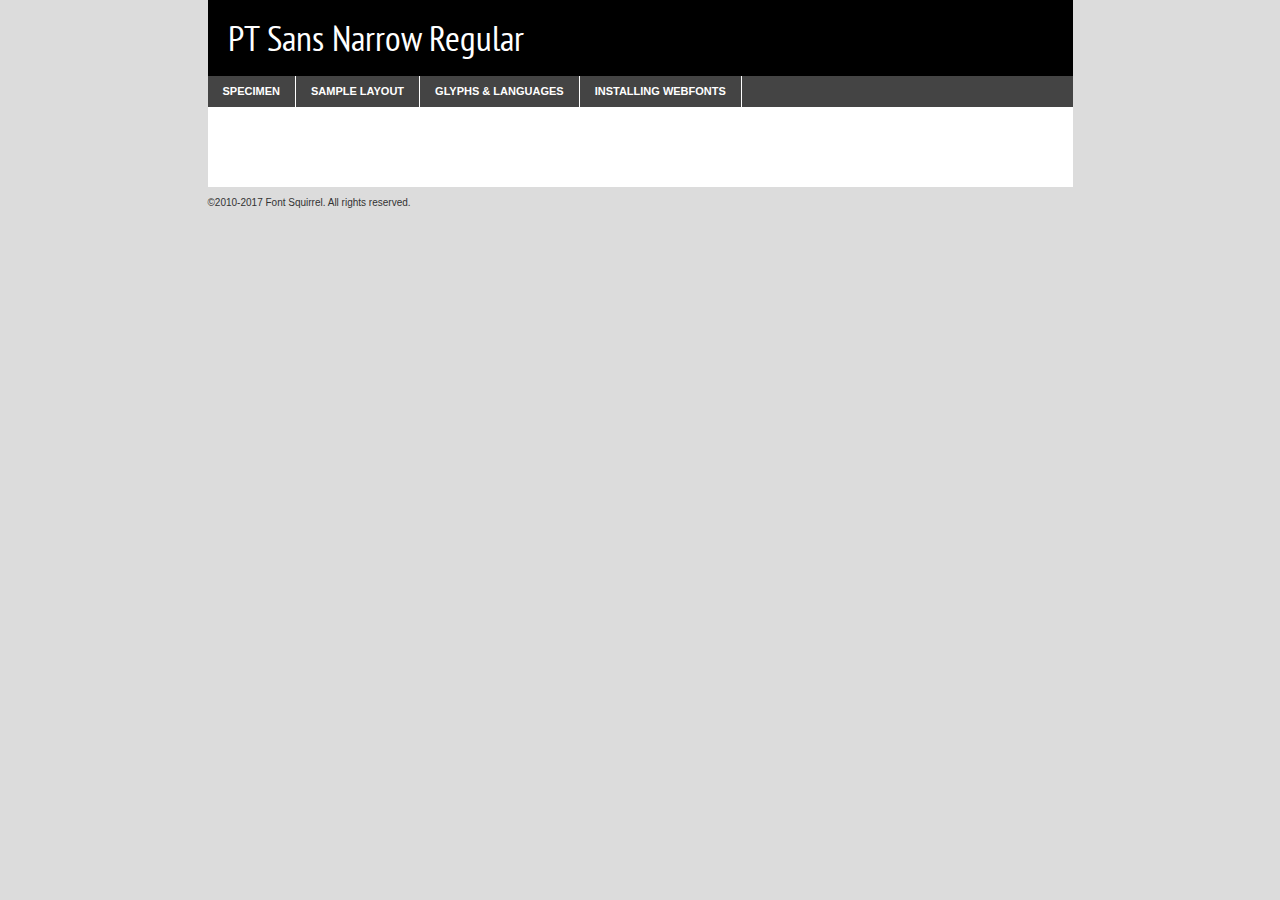
<file: 2/fonts/webfontkit-20200109-135829/ptsansnarrow-regular-demo.html>
<!DOCTYPE html PUBLIC "-//W3C//DTD XHTML 1.0 Transitional//EN"
	"http://www.w3.org/TR/xhtml1/DTD/xhtml1-transitional.dtd">

<html xmlns="http://www.w3.org/1999/xhtml" xml:lang="en" lang="en">
<head>
	<meta http-equiv="Content-Type" content="text/html; charset=utf-8" />
	<script src="http://ajax.googleapis.com/ajax/libs/jquery/1.7.2/jquery.min.js" type="text/javascript" charset="utf-8"></script>
	<script type="text/javascript">
	(function($){$.fn.easyTabs=function(option){var param=jQuery.extend({fadeSpeed:"fast",defaultContent:1,activeClass:'active'},option);$(this).each(function(){var thisId="#"+this.id;if(param.defaultContent==''){param.defaultContent=1;}
	if(typeof param.defaultContent=="number")
	{var defaultTab=$(thisId+" .tabs li:eq("+(param.defaultContent-1)+") a").attr('href').substr(1);}else{var defaultTab=param.defaultContent;}
	$(thisId+" .tabs li a").each(function(){var tabToHide=$(this).attr('href').substr(1);$("#"+tabToHide).addClass('easytabs-tab-content');});hideAll();changeContent(defaultTab);function hideAll(){$(thisId+" .easytabs-tab-content").hide();}
	function changeContent(tabId){hideAll();$(thisId+" .tabs li").removeClass(param.activeClass);$(thisId+" .tabs li a[href=#"+tabId+"]").closest('li').addClass(param.activeClass);if(param.fadeSpeed!="none")
	{$(thisId+" #"+tabId).fadeIn(param.fadeSpeed);}else{$(thisId+" #"+tabId).show();}}
	$(thisId+" .tabs li").click(function(){var tabId=$(this).find('a').attr('href').substr(1);changeContent(tabId);return false;});});}})(jQuery);
	</script>
	<link rel="stylesheet" href="specimen_files/specimen_stylesheet.css" type="text/css" charset="utf-8" />
	<link rel="stylesheet" href="stylesheet.css" type="text/css" charset="utf-8" />

	<style type="text/css">
					body{
				font-family: 'pt_sans_narrowregular';
							}
		</style>

	<title>PT Sans Narrow Regular Specimen</title>
	
	
	<script type="text/javascript" charset="utf-8">
		$(document).ready(function() {
			$('#container').easyTabs({defaultContent:1});
		});
	</script>
</head>

<body>
<div id="container">
	<div id="header">
		PT Sans Narrow Regular	</div>
	<ul class="tabs">
		<li><a href="#specimen">Specimen</a></li>
		<li><a href="#layout">Sample Layout</a></li>
				<li><a href="#glyphs">Glyphs &amp; Languages</a></li>
		<li><a href="#installing">Installing Webfonts</a></li>
		
	</ul>
	
	<div id="main_content">

		
			<div id="specimen">
		
				<div class="section">
					<div class="grid12 firstcol">
						<div class="huge">AaBb</div>
					</div>
				</div>
		
				<div class="section">
					<div class="glyph_range">A&#x200B;B&#x200b;C&#x200b;D&#x200b;E&#x200b;F&#x200b;G&#x200b;H&#x200b;I&#x200b;J&#x200b;K&#x200b;L&#x200b;M&#x200b;N&#x200b;O&#x200b;P&#x200b;Q&#x200b;R&#x200b;S&#x200b;T&#x200b;U&#x200b;V&#x200b;W&#x200b;X&#x200b;Y&#x200b;Z&#x200b;a&#x200b;b&#x200b;c&#x200b;d&#x200b;e&#x200b;f&#x200b;g&#x200b;h&#x200b;i&#x200b;j&#x200b;k&#x200b;l&#x200b;m&#x200b;n&#x200b;o&#x200b;p&#x200b;q&#x200b;r&#x200b;s&#x200b;t&#x200b;u&#x200b;v&#x200b;w&#x200b;x&#x200b;y&#x200b;z&#x200b;1&#x200b;2&#x200b;3&#x200b;4&#x200b;5&#x200b;6&#x200b;7&#x200b;8&#x200b;9&#x200b;0&#x200b;&amp;&#x200b;.&#x200b;,&#x200b;?&#x200b;!&#x200b;&#64;&#x200b;(&#x200b;)&#x200b;#&#x200b;$&#x200b;%&#x200b;*&#x200b;+&#x200b;-&#x200b;=&#x200b;:&#x200b;;</div>
				</div>
				<div class="section">
					<div class="grid12 firstcol">
						<table class="sample_table">
							<tr><td>10</td><td class="size10">abcdefghijklmnopqrstuvwxyzABCDEFGHIJKLMNOPQRSTUVWXYZ0123456789abcdefghijklmnopqrstuvwxyzABCDEFGHIJKLMNOPQRSTUVWXYZ0123456789abcdefghijklmnopqrstuvwxyzABCDEFGHIJKLMNOPQRSTUVWXYZ</td></tr>
							<tr><td>11</td><td class="size11">abcdefghijklmnopqrstuvwxyzABCDEFGHIJKLMNOPQRSTUVWXYZ0123456789abcdefghijklmnopqrstuvwxyzABCDEFGHIJKLMNOPQRSTUVWXYZ0123456789abcdefghijklmnopqrstuvwxyzABCDEFGHIJKLMNOPQRSTUVWXYZ</td></tr>
							<tr><td>12</td><td class="size12">abcdefghijklmnopqrstuvwxyzABCDEFGHIJKLMNOPQRSTUVWXYZ0123456789abcdefghijklmnopqrstuvwxyzABCDEFGHIJKLMNOPQRSTUVWXYZ0123456789abcdefghijklmnopqrstuvwxyzABCDEFGHIJKLMNOPQRSTUVWXYZ</td></tr>
							<tr><td>13</td><td class="size13">abcdefghijklmnopqrstuvwxyzABCDEFGHIJKLMNOPQRSTUVWXYZ0123456789abcdefghijklmnopqrstuvwxyzABCDEFGHIJKLMNOPQRSTUVWXYZ0123456789abcdefghijklmnopqrstuvwxyzABCDEFGHIJKLMNOPQRSTUVWXYZ</td></tr>
							<tr><td>14</td><td class="size14">abcdefghijklmnopqrstuvwxyzABCDEFGHIJKLMNOPQRSTUVWXYZ0123456789abcdefghijklmnopqrstuvwxyzABCDEFGHIJKLMNOPQRSTUVWXYZ0123456789abcdefghijklmnopqrstuvwxyzABCDEFGHIJKLMNOPQRSTUVWXYZ</td></tr>
							<tr><td>16</td><td class="size16">abcdefghijklmnopqrstuvwxyzABCDEFGHIJKLMNOPQRSTUVWXYZ0123456789abcdefghijklmnopqrstuvwxyzABCDEFGHIJKLMNOPQRSTUVWXYZ</td></tr>
							<tr><td>18</td><td class="size18">abcdefghijklmnopqrstuvwxyzABCDEFGHIJKLMNOPQRSTUVWXYZ0123456789abcdefghijklmnopqrstuvwxyzABCDEFGHIJKLMNOPQRSTUVWXYZ</td></tr>
							<tr><td>20</td><td class="size20">abcdefghijklmnopqrstuvwxyzABCDEFGHIJKLMNOPQRSTUVWXYZ0123456789abcdefghijklmnopqrstuvwxyzABCDEFGHIJKLMNOPQRSTUVWXYZ</td></tr>
							<tr><td>24</td><td class="size24">abcdefghijklmnopqrstuvwxyzABCDEFGHIJKLMNOPQRSTUVWXYZ0123456789abcdefghijklmnopqrstuvwxyzABCDEFGHIJKLMNOPQRSTUVWXYZ</td></tr>
							<tr><td>30</td><td class="size30">abcdefghijklmnopqrstuvwxyzABCDEFGHIJKLMNOPQRSTUVWXYZ0123456789abcdefghijklmnopqrstuvwxyzABCDEFGHIJKLMNOPQRSTUVWXYZ</td></tr>
							<tr><td>36</td><td class="size36">abcdefghijklmnopqrstuvwxyzABCDEFGHIJKLMNOPQRSTUVWXYZ0123456789abcdefghijklmnopqrstuvwxyzABCDEFGHIJKLMNOPQRSTUVWXYZ</td></tr>
							<tr><td>48</td><td class="size48">abcdefghijklmnopqrstuvwxyzABCDEFGHIJKLMNOPQRSTUVWXYZ0123456789abcdefghijklmnopqrstuvwxyzABCDEFGHIJKLMNOPQRSTUVWXYZ</td></tr>
							<tr><td>60</td><td class="size60">abcdefghijklmnopqrstuvwxyzABCDEFGHIJKLMNOPQRSTUVWXYZ0123456789abcdefghijklmnopqrstuvwxyzABCDEFGHIJKLMNOPQRSTUVWXYZ</td></tr>
							<tr><td>72</td><td class="size72">abcdefghijklmnopqrstuvwxyzABCDEFGHIJKLMNOPQRSTUVWXYZ0123456789abcdefghijklmnopqrstuvwxyzABCDEFGHIJKLMNOPQRSTUVWXYZ</td></tr>
							<tr><td>90</td><td class="size90">abcdefghijklmnopqrstuvwxyzABCDEFGHIJKLMNOPQRSTUVWXYZ0123456789abcdefghijklmnopqrstuvwxyzABCDEFGHIJKLMNOPQRSTUVWXYZ</td></tr>
						</table>
				
					</div>
			
				</div>
		
		
		
								<div class="section" id="bodycomparison">


										<div id="xheight">
				<div class="fontbody">&#x25FC;&#x25FC;&#x25FC;&#x25FC;&#x25FC;&#x25FC;&#x25FC;&#x25FC;&#x25FC;&#x25FC;&#x25FC;&#x25FC;&#x25FC;&#x25FC;&#x25FC;&#x25FC;&#x25FC;&#x25FC;&#x25FC;&#x25FC;&#x25FC;&#x25FC;&#x25FC;&#x25FC;&#x25FC;&#x25FC;&#x25FC;&#x25FC;&#x25FC;&#x25FC;&#x25FC;&#x25FC;&#x25FC;&#x25FC;&#x25FC;&#x25FC;&#x25FC;&#x25FC;&#x25FC;&#x25FC;&#x25FC;&#x25FC;&#x25FC;&#x25FC;&#x25FC;&#x25FC;&#x25FC;&#x25FC;&#x25FC;&#x25FC;&#x25FC;&#x25FC;&#x25FC;&#x25FC;&#x25FC;&#x25FC;&#x25FC;&#x25FC;&#x25FC;&#x25FC;&#x25FC;&#x25FC;&#x25FC;&#x25FC;&#x25FC;&#x25FC;&#x25FC;&#x25FC;&#x25FC;&#x25FC;&#x25FC;&#x25FC;&#x25FC;&#x25FC;&#x25FC;&#x25FC;&#x25FC;&#x25FC;&#x25FC;&#x25FC;&#x25FC;&#x25FC;&#x25FC;&#x25FC;&#x25FC;&#x25FC;&#x25FC;&#x25FC;&#x25FC;&#x25FC;&#x25FC;&#x25FC;&#x25FC;&#x25FC;&#x25FC;&#x25FC;&#x25FC;&#x25FC;&#x25FC;body</div><div class="arialbody">body</div><div class="verdanabody">body</div><div class="georgiabody">body</div></div>
										<div class="fontbody" style="z-index:1">
											body<span>PT Sans Narrow Regular</span>
										</div>
										<div class="arialbody" style="z-index:1">
											body<span>Arial</span>
										</div>
										<div class="verdanabody" style="z-index:1">
											body<span>Verdana</span>
										</div>
										<div class="georgiabody" style="z-index:1">
											body<span>Georgia</span>
										</div>



								</div>
		
		
				<div class="section psample psample_row1" id="">
					
					<div class="grid2 firstcol">
						<p class="size10"><span>10.</span>Aenean lacinia bibendum nulla sed consectetur. Fusce dapibus, tellus ac cursus commodo, tortor mauris condimentum nibh, ut fermentum massa justo sit amet risus. Nullam id dolor id nibh ultricies vehicula ut id elit. Cum sociis natoque penatibus et magnis dis parturient montes, nascetur ridiculus mus. Nulla vitae elit libero, a pharetra augue.</p>
			
					</div>
					<div class="grid3">
						<p class="size11"><span>11.</span>Aenean lacinia bibendum nulla sed consectetur. Fusce dapibus, tellus ac cursus commodo, tortor mauris condimentum nibh, ut fermentum massa justo sit amet risus. Nullam id dolor id nibh ultricies vehicula ut id elit. Cum sociis natoque penatibus et magnis dis parturient montes, nascetur ridiculus mus. Nulla vitae elit libero, a pharetra augue.</p>
			
					</div>
					<div class="grid3">
						<p class="size12"><span>12.</span>Aenean lacinia bibendum nulla sed consectetur. Fusce dapibus, tellus ac cursus commodo, tortor mauris condimentum nibh, ut fermentum massa justo sit amet risus. Nullam id dolor id nibh ultricies vehicula ut id elit. Cum sociis natoque penatibus et magnis dis parturient montes, nascetur ridiculus mus. Nulla vitae elit libero, a pharetra augue.</p>
			
					</div>
					<div class="grid4">
						<p class="size13"><span>13.</span>Aenean lacinia bibendum nulla sed consectetur. Fusce dapibus, tellus ac cursus commodo, tortor mauris condimentum nibh, ut fermentum massa justo sit amet risus. Nullam id dolor id nibh ultricies vehicula ut id elit. Cum sociis natoque penatibus et magnis dis parturient montes, nascetur ridiculus mus. Nulla vitae elit libero, a pharetra augue.</p>
			
					</div>
					<div class="white_blend"></div>
					
				</div>
				<div class="section psample psample_row2" id="">
					<div class="grid3 firstcol">
						<p class="size14"><span>14.</span>Aenean lacinia bibendum nulla sed consectetur. Fusce dapibus, tellus ac cursus commodo, tortor mauris condimentum nibh, ut fermentum massa justo sit amet risus. Nullam id dolor id nibh ultricies vehicula ut id elit. Cum sociis natoque penatibus et magnis dis parturient montes, nascetur ridiculus mus. Nulla vitae elit libero, a pharetra augue.</p>
			
					</div>
					<div class="grid4">
						<p class="size16"><span>16.</span>Aenean lacinia bibendum nulla sed consectetur. Fusce dapibus, tellus ac cursus commodo, tortor mauris condimentum nibh, ut fermentum massa justo sit amet risus. Nullam id dolor id nibh ultricies vehicula ut id elit. Cum sociis natoque penatibus et magnis dis parturient montes, nascetur ridiculus mus. Nulla vitae elit libero, a pharetra augue.</p>
			
					</div>
					<div class="grid5">
						<p class="size18"><span>18.</span>Aenean lacinia bibendum nulla sed consectetur. Fusce dapibus, tellus ac cursus commodo, tortor mauris condimentum nibh, ut fermentum massa justo sit amet risus. Nullam id dolor id nibh ultricies vehicula ut id elit. Cum sociis natoque penatibus et magnis dis parturient montes, nascetur ridiculus mus. Nulla vitae elit libero, a pharetra augue.</p>
			
					</div>

					<div class="white_blend"></div>

				</div>
				
				<div class="section psample psample_row3" id="">
					<div class="grid5 firstcol">
						<p class="size20"><span>20.</span>Aenean lacinia bibendum nulla sed consectetur. Fusce dapibus, tellus ac cursus commodo, tortor mauris condimentum nibh, ut fermentum massa justo sit amet risus. Nullam id dolor id nibh ultricies vehicula ut id elit. Cum sociis natoque penatibus et magnis dis parturient montes, nascetur ridiculus mus. Nulla vitae elit libero, a pharetra augue.</p>
					</div>
					<div class="grid7">
						<p class="size24"><span>24.</span>Aenean lacinia bibendum nulla sed consectetur. Fusce dapibus, tellus ac cursus commodo, tortor mauris condimentum nibh, ut fermentum massa justo sit amet risus. Nullam id dolor id nibh ultricies vehicula ut id elit. Cum sociis natoque penatibus et magnis dis parturient montes, nascetur ridiculus mus. Nulla vitae elit libero, a pharetra augue.</p>
					</div>
					
					<div class="white_blend"></div>
					
				</div>
				
				<div class="section psample psample_row4" id="">
					<div class="grid12 firstcol">
						<p class="size30"><span>30.</span>Aenean lacinia bibendum nulla sed consectetur. Fusce dapibus, tellus ac cursus commodo, tortor mauris condimentum nibh, ut fermentum massa justo sit amet risus. Nullam id dolor id nibh ultricies vehicula ut id elit. Cum sociis natoque penatibus et magnis dis parturient montes, nascetur ridiculus mus. Nulla vitae elit libero, a pharetra augue.</p>
					</div>
					<div class="white_blend"></div>
					
				</div>
				
				
				
				<div class="section psample psample_row1 fullreverse">
					<div class="grid2 firstcol">
						<p class="size10"><span>10.</span>Aenean lacinia bibendum nulla sed consectetur. Fusce dapibus, tellus ac cursus commodo, tortor mauris condimentum nibh, ut fermentum massa justo sit amet risus. Nullam id dolor id nibh ultricies vehicula ut id elit. Cum sociis natoque penatibus et magnis dis parturient montes, nascetur ridiculus mus. Nulla vitae elit libero, a pharetra augue.</p>
			
					</div>
					<div class="grid3">
						<p class="size11"><span>11.</span>Aenean lacinia bibendum nulla sed consectetur. Fusce dapibus, tellus ac cursus commodo, tortor mauris condimentum nibh, ut fermentum massa justo sit amet risus. Nullam id dolor id nibh ultricies vehicula ut id elit. Cum sociis natoque penatibus et magnis dis parturient montes, nascetur ridiculus mus. Nulla vitae elit libero, a pharetra augue.</p>
			
					</div>
					<div class="grid3">
						<p class="size12"><span>12.</span>Aenean lacinia bibendum nulla sed consectetur. Fusce dapibus, tellus ac cursus commodo, tortor mauris condimentum nibh, ut fermentum massa justo sit amet risus. Nullam id dolor id nibh ultricies vehicula ut id elit. Cum sociis natoque penatibus et magnis dis parturient montes, nascetur ridiculus mus. Nulla vitae elit libero, a pharetra augue.</p>
			
					</div>
					<div class="grid4">
						<p class="size13"><span>13.</span>Aenean lacinia bibendum nulla sed consectetur. Fusce dapibus, tellus ac cursus commodo, tortor mauris condimentum nibh, ut fermentum massa justo sit amet risus. Nullam id dolor id nibh ultricies vehicula ut id elit. Cum sociis natoque penatibus et magnis dis parturient montes, nascetur ridiculus mus. Nulla vitae elit libero, a pharetra augue.</p>
			
					</div>
					<div class="black_blend"></div>
					
				</div>
				
				<div class="section psample psample_row2 fullreverse">
					<div class="grid3 firstcol">
						<p class="size14"><span>14.</span>Aenean lacinia bibendum nulla sed consectetur. Fusce dapibus, tellus ac cursus commodo, tortor mauris condimentum nibh, ut fermentum massa justo sit amet risus. Nullam id dolor id nibh ultricies vehicula ut id elit. Cum sociis natoque penatibus et magnis dis parturient montes, nascetur ridiculus mus. Nulla vitae elit libero, a pharetra augue.</p>
			
					</div>
					<div class="grid4">
						<p class="size16"><span>16.</span>Aenean lacinia bibendum nulla sed consectetur. Fusce dapibus, tellus ac cursus commodo, tortor mauris condimentum nibh, ut fermentum massa justo sit amet risus. Nullam id dolor id nibh ultricies vehicula ut id elit. Cum sociis natoque penatibus et magnis dis parturient montes, nascetur ridiculus mus. Nulla vitae elit libero, a pharetra augue.</p>
			
					</div>
					<div class="grid5">
						<p class="size18"><span>18.</span>Aenean lacinia bibendum nulla sed consectetur. Fusce dapibus, tellus ac cursus commodo, tortor mauris condimentum nibh, ut fermentum massa justo sit amet risus. Nullam id dolor id nibh ultricies vehicula ut id elit. Cum sociis natoque penatibus et magnis dis parturient montes, nascetur ridiculus mus. Nulla vitae elit libero, a pharetra augue.</p>
			
					</div>
					<div class="black_blend"></div>

				</div>
				
				<div class="section psample fullreverse psample_row3" id="">
					<div class="grid5 firstcol">
						<p class="size20"><span>20.</span>Aenean lacinia bibendum nulla sed consectetur. Fusce dapibus, tellus ac cursus commodo, tortor mauris condimentum nibh, ut fermentum massa justo sit amet risus. Nullam id dolor id nibh ultricies vehicula ut id elit. Cum sociis natoque penatibus et magnis dis parturient montes, nascetur ridiculus mus. Nulla vitae elit libero, a pharetra augue.</p>
					</div>
					<div class="grid7">
						<p class="size24"><span>24.</span>Aenean lacinia bibendum nulla sed consectetur. Fusce dapibus, tellus ac cursus commodo, tortor mauris condimentum nibh, ut fermentum massa justo sit amet risus. Nullam id dolor id nibh ultricies vehicula ut id elit. Cum sociis natoque penatibus et magnis dis parturient montes, nascetur ridiculus mus. Nulla vitae elit libero, a pharetra augue.</p>
					</div>
					
					<div class="black_blend"></div>
					
				</div>
				
				<div class="section psample fullreverse psample_row4" id="" style="border-bottom: 20px #000 solid;">
					<div class="grid12 firstcol">
						<p class="size30"><span>30.</span>Aenean lacinia bibendum nulla sed consectetur. Fusce dapibus, tellus ac cursus commodo, tortor mauris condimentum nibh, ut fermentum massa justo sit amet risus. Nullam id dolor id nibh ultricies vehicula ut id elit. Cum sociis natoque penatibus et magnis dis parturient montes, nascetur ridiculus mus. Nulla vitae elit libero, a pharetra augue.</p>
					</div>
					<div class="black_blend"></div>
					
				</div>
				
				
				
				
			</div>
			
			<div id="layout">
				
				<div class="section">
					
					<div class="grid12 firstcol">
						<h1>Lorem Ipsum Dolor</h1>
						<h2>Etiam porta sem malesuada magna mollis euismod</h2>
						
						<p class="byline">By <a href="#link">Aenean Lacinia</a></p>
					</div>
				</div>
				<div class="section">
					<div class="grid8 firstcol">
						<p class="large">Donec sed odio dui. Morbi leo risus, porta ac consectetur ac, vestibulum at eros. Fusce dapibus, tellus ac cursus commodo, tortor mauris condimentum nibh, ut fermentum massa justo sit amet risus. </p>

						
						<h3>Pellentesque ornare sem</h3>

						<p>Maecenas sed diam eget risus varius blandit sit amet non magna. Maecenas faucibus mollis interdum. Donec ullamcorper nulla non metus auctor fringilla. Nullam id dolor id nibh ultricies vehicula ut id elit. Nullam id dolor id nibh ultricies vehicula ut id elit. </p>

						<p>Aenean eu leo quam. Pellentesque ornare sem lacinia quam venenatis vestibulum. Lorem ipsum dolor sit amet, consectetur adipiscing elit. Cum sociis natoque penatibus et magnis dis parturient montes, nascetur ridiculus mus. </p>

						<p>Nulla vitae elit libero, a pharetra augue. Praesent commodo cursus magna, vel scelerisque nisl consectetur et. Aenean lacinia bibendum nulla sed consectetur. </p>

						<p>Nullam quis risus eget urna mollis ornare vel eu leo. Nullam quis risus eget urna mollis ornare vel eu leo. Maecenas sed diam eget risus varius blandit sit amet non magna. Donec ullamcorper nulla non metus auctor fringilla. </p>

						<h3>Cras mattis consectetur</h3>

						<p>Aenean eu leo quam. Pellentesque ornare sem lacinia quam venenatis vestibulum. Aenean lacinia bibendum nulla sed consectetur. Integer posuere erat a ante venenatis dapibus posuere velit aliquet. Cras mattis consectetur purus sit amet fermentum. </p>

						<p>Nullam id dolor id nibh ultricies vehicula ut id elit. Nullam quis risus eget urna mollis ornare vel eu leo. Cras mattis consectetur purus sit amet fermentum.</p>
					</div>
					
					<div class="grid4 sidebar">
						
						<div class="box reverse">
							<p class="last">Nullam quis risus eget urna mollis ornare vel eu leo. Donec ullamcorper nulla non metus auctor fringilla. Cras mattis consectetur purus sit amet fermentum. Sed posuere consectetur est at lobortis. Lorem ipsum dolor sit amet, consectetur adipiscing elit. </p>
						</div>
						
						<p class="caption">Maecenas sed diam eget risus varius.</p>

						<p>Vestibulum id ligula porta felis euismod semper. Integer posuere erat a ante venenatis dapibus posuere velit aliquet. Vestibulum id ligula porta felis euismod semper. Sed posuere consectetur est at lobortis. Maecenas sed diam eget risus varius blandit sit amet non magna. Fusce dapibus, tellus ac cursus commodo, tortor mauris condimentum nibh, ut fermentum massa justo sit amet risus. </p>

					

						<p>Duis mollis, est non commodo luctus, nisi erat porttitor ligula, eget lacinia odio sem nec elit. Aenean lacinia bibendum nulla sed consectetur. Vivamus sagittis lacus vel augue laoreet rutrum faucibus dolor auctor. Aenean lacinia bibendum nulla sed consectetur. Nullam quis risus eget urna mollis ornare vel eu leo. </p>

						<p>Praesent commodo cursus magna, vel scelerisque nisl consectetur et. Donec ullamcorper nulla non metus auctor fringilla. Maecenas faucibus mollis interdum. Fusce dapibus, tellus ac cursus commodo, tortor mauris condimentum nibh, ut fermentum massa justo sit amet risus. </p>

					</div>
				</div>
				
			</div>


			



		<div id="glyphs">
			<div class="section">
				<div class="grid12 firstcol">
			
				<h1>Language Support</h1>
				<p>The subset of PT Sans Narrow Regular in this kit supports the following languages:<br />
			
					Cyrillic, English, Arrernte, Bislama, Cebuano, Fijian, Gilbertese, Hmong, Ibanag, Iloko_ilokano, Interglossa_glosa, Interlingua, Lojban, Norfolk_pitcairnese, Oromo, Rotokas, Seychelles_creole, Shona, Somali, Southern_ndebele, Swahili, Swati_swazi, Tok_pisin, Turkmen_cyrillic, Uyghur_cyrillic, Votic_cyrillic, Warlpiri, Xhosa, Zulu, Latinbasic, Ubasic, Demo				</p>
				<h1>Glyph Chart</h1>
				<p>The subset of PT Sans Narrow Regular in this kit includes all the glyphs listed below. Unicode entities are included above each glyph to help you insert individual characters into your layout.</p>
				<div id="glyph_chart">
			
																				 <div><p>&amp;#13;</p>&#13;</div>
																				 <div><p>&amp;#32;</p>&#32;</div>
																				 <div><p>&amp;#33;</p>&#33;</div>
																				 <div><p>&amp;#34;</p>&#34;</div>
																				 <div><p>&amp;#35;</p>&#35;</div>
																				 <div><p>&amp;#36;</p>&#36;</div>
																				 <div><p>&amp;#37;</p>&#37;</div>
																				 <div><p>&amp;#38;</p>&#38;</div>
																				 <div><p>&amp;#39;</p>&#39;</div>
																				 <div><p>&amp;#40;</p>&#40;</div>
																				 <div><p>&amp;#41;</p>&#41;</div>
																				 <div><p>&amp;#42;</p>&#42;</div>
																				 <div><p>&amp;#43;</p>&#43;</div>
																				 <div><p>&amp;#44;</p>&#44;</div>
																				 <div><p>&amp;#45;</p>&#45;</div>
																				 <div><p>&amp;#46;</p>&#46;</div>
																				 <div><p>&amp;#47;</p>&#47;</div>
																				 <div><p>&amp;#48;</p>&#48;</div>
																				 <div><p>&amp;#49;</p>&#49;</div>
																				 <div><p>&amp;#50;</p>&#50;</div>
																				 <div><p>&amp;#51;</p>&#51;</div>
																				 <div><p>&amp;#52;</p>&#52;</div>
																				 <div><p>&amp;#53;</p>&#53;</div>
																				 <div><p>&amp;#54;</p>&#54;</div>
																				 <div><p>&amp;#55;</p>&#55;</div>
																				 <div><p>&amp;#56;</p>&#56;</div>
																				 <div><p>&amp;#57;</p>&#57;</div>
																				 <div><p>&amp;#58;</p>&#58;</div>
																				 <div><p>&amp;#59;</p>&#59;</div>
																				 <div><p>&amp;#60;</p>&#60;</div>
																				 <div><p>&amp;#61;</p>&#61;</div>
																				 <div><p>&amp;#62;</p>&#62;</div>
																				 <div><p>&amp;#63;</p>&#63;</div>
																				 <div><p>&amp;#64;</p>&#64;</div>
																				 <div><p>&amp;#65;</p>&#65;</div>
																				 <div><p>&amp;#66;</p>&#66;</div>
																				 <div><p>&amp;#67;</p>&#67;</div>
																				 <div><p>&amp;#68;</p>&#68;</div>
																				 <div><p>&amp;#69;</p>&#69;</div>
																				 <div><p>&amp;#70;</p>&#70;</div>
																				 <div><p>&amp;#71;</p>&#71;</div>
																				 <div><p>&amp;#72;</p>&#72;</div>
																				 <div><p>&amp;#73;</p>&#73;</div>
																				 <div><p>&amp;#74;</p>&#74;</div>
																				 <div><p>&amp;#75;</p>&#75;</div>
																				 <div><p>&amp;#76;</p>&#76;</div>
																				 <div><p>&amp;#77;</p>&#77;</div>
																				 <div><p>&amp;#78;</p>&#78;</div>
																				 <div><p>&amp;#79;</p>&#79;</div>
																				 <div><p>&amp;#80;</p>&#80;</div>
																				 <div><p>&amp;#81;</p>&#81;</div>
																				 <div><p>&amp;#82;</p>&#82;</div>
																				 <div><p>&amp;#83;</p>&#83;</div>
																				 <div><p>&amp;#84;</p>&#84;</div>
																				 <div><p>&amp;#85;</p>&#85;</div>
																				 <div><p>&amp;#86;</p>&#86;</div>
																				 <div><p>&amp;#87;</p>&#87;</div>
																				 <div><p>&amp;#88;</p>&#88;</div>
																				 <div><p>&amp;#89;</p>&#89;</div>
																				 <div><p>&amp;#90;</p>&#90;</div>
																				 <div><p>&amp;#91;</p>&#91;</div>
																				 <div><p>&amp;#92;</p>&#92;</div>
																				 <div><p>&amp;#93;</p>&#93;</div>
																				 <div><p>&amp;#94;</p>&#94;</div>
																				 <div><p>&amp;#95;</p>&#95;</div>
																				 <div><p>&amp;#96;</p>&#96;</div>
																				 <div><p>&amp;#97;</p>&#97;</div>
																				 <div><p>&amp;#98;</p>&#98;</div>
																				 <div><p>&amp;#99;</p>&#99;</div>
																				 <div><p>&amp;#100;</p>&#100;</div>
																				 <div><p>&amp;#101;</p>&#101;</div>
																				 <div><p>&amp;#102;</p>&#102;</div>
																				 <div><p>&amp;#103;</p>&#103;</div>
																				 <div><p>&amp;#104;</p>&#104;</div>
																				 <div><p>&amp;#105;</p>&#105;</div>
																				 <div><p>&amp;#106;</p>&#106;</div>
																				 <div><p>&amp;#107;</p>&#107;</div>
																				 <div><p>&amp;#108;</p>&#108;</div>
																				 <div><p>&amp;#109;</p>&#109;</div>
																				 <div><p>&amp;#110;</p>&#110;</div>
																				 <div><p>&amp;#111;</p>&#111;</div>
																				 <div><p>&amp;#112;</p>&#112;</div>
																				 <div><p>&amp;#113;</p>&#113;</div>
																				 <div><p>&amp;#114;</p>&#114;</div>
																				 <div><p>&amp;#115;</p>&#115;</div>
																				 <div><p>&amp;#116;</p>&#116;</div>
																				 <div><p>&amp;#117;</p>&#117;</div>
																				 <div><p>&amp;#118;</p>&#118;</div>
																				 <div><p>&amp;#119;</p>&#119;</div>
																				 <div><p>&amp;#120;</p>&#120;</div>
																				 <div><p>&amp;#121;</p>&#121;</div>
																				 <div><p>&amp;#122;</p>&#122;</div>
																				 <div><p>&amp;#123;</p>&#123;</div>
																				 <div><p>&amp;#124;</p>&#124;</div>
																				 <div><p>&amp;#125;</p>&#125;</div>
																				 <div><p>&amp;#126;</p>&#126;</div>
																				 <div><p>&amp;#160;</p>&#160;</div>
																				 <div><p>&amp;#162;</p>&#162;</div>
																				 <div><p>&amp;#163;</p>&#163;</div>
																				 <div><p>&amp;#165;</p>&#165;</div>
																				 <div><p>&amp;#168;</p>&#168;</div>
																				 <div><p>&amp;#169;</p>&#169;</div>
																				 <div><p>&amp;#171;</p>&#171;</div>
																				 <div><p>&amp;#173;</p>&#173;</div>
																				 <div><p>&amp;#174;</p>&#174;</div>
																				 <div><p>&amp;#180;</p>&#180;</div>
																				 <div><p>&amp;#184;</p>&#184;</div>
																				 <div><p>&amp;#187;</p>&#187;</div>
																				 <div><p>&amp;#710;</p>&#710;</div>
																				 <div><p>&amp;#730;</p>&#730;</div>
																				 <div><p>&amp;#732;</p>&#732;</div>
																				 <div><p>&amp;#1025;</p>&#1025;</div>
																				 <div><p>&amp;#1026;</p>&#1026;</div>
																				 <div><p>&amp;#1027;</p>&#1027;</div>
																				 <div><p>&amp;#1028;</p>&#1028;</div>
																				 <div><p>&amp;#1029;</p>&#1029;</div>
																				 <div><p>&amp;#1030;</p>&#1030;</div>
																				 <div><p>&amp;#1031;</p>&#1031;</div>
																				 <div><p>&amp;#1032;</p>&#1032;</div>
																				 <div><p>&amp;#1033;</p>&#1033;</div>
																				 <div><p>&amp;#1034;</p>&#1034;</div>
																				 <div><p>&amp;#1035;</p>&#1035;</div>
																				 <div><p>&amp;#1036;</p>&#1036;</div>
																				 <div><p>&amp;#1038;</p>&#1038;</div>
																				 <div><p>&amp;#1039;</p>&#1039;</div>
																				 <div><p>&amp;#1040;</p>&#1040;</div>
																				 <div><p>&amp;#1041;</p>&#1041;</div>
																				 <div><p>&amp;#1042;</p>&#1042;</div>
																				 <div><p>&amp;#1043;</p>&#1043;</div>
																				 <div><p>&amp;#1044;</p>&#1044;</div>
																				 <div><p>&amp;#1045;</p>&#1045;</div>
																				 <div><p>&amp;#1046;</p>&#1046;</div>
																				 <div><p>&amp;#1047;</p>&#1047;</div>
																				 <div><p>&amp;#1048;</p>&#1048;</div>
																				 <div><p>&amp;#1049;</p>&#1049;</div>
																				 <div><p>&amp;#1050;</p>&#1050;</div>
																				 <div><p>&amp;#1051;</p>&#1051;</div>
																				 <div><p>&amp;#1052;</p>&#1052;</div>
																				 <div><p>&amp;#1053;</p>&#1053;</div>
																				 <div><p>&amp;#1054;</p>&#1054;</div>
																				 <div><p>&amp;#1055;</p>&#1055;</div>
																				 <div><p>&amp;#1056;</p>&#1056;</div>
																				 <div><p>&amp;#1057;</p>&#1057;</div>
																				 <div><p>&amp;#1058;</p>&#1058;</div>
																				 <div><p>&amp;#1059;</p>&#1059;</div>
																				 <div><p>&amp;#1060;</p>&#1060;</div>
																				 <div><p>&amp;#1061;</p>&#1061;</div>
																				 <div><p>&amp;#1062;</p>&#1062;</div>
																				 <div><p>&amp;#1063;</p>&#1063;</div>
																				 <div><p>&amp;#1064;</p>&#1064;</div>
																				 <div><p>&amp;#1065;</p>&#1065;</div>
																				 <div><p>&amp;#1066;</p>&#1066;</div>
																				 <div><p>&amp;#1067;</p>&#1067;</div>
																				 <div><p>&amp;#1068;</p>&#1068;</div>
																				 <div><p>&amp;#1069;</p>&#1069;</div>
																				 <div><p>&amp;#1070;</p>&#1070;</div>
																				 <div><p>&amp;#1071;</p>&#1071;</div>
																				 <div><p>&amp;#1072;</p>&#1072;</div>
																				 <div><p>&amp;#1073;</p>&#1073;</div>
																				 <div><p>&amp;#1074;</p>&#1074;</div>
																				 <div><p>&amp;#1075;</p>&#1075;</div>
																				 <div><p>&amp;#1076;</p>&#1076;</div>
																				 <div><p>&amp;#1077;</p>&#1077;</div>
																				 <div><p>&amp;#1078;</p>&#1078;</div>
																				 <div><p>&amp;#1079;</p>&#1079;</div>
																				 <div><p>&amp;#1080;</p>&#1080;</div>
																				 <div><p>&amp;#1081;</p>&#1081;</div>
																				 <div><p>&amp;#1082;</p>&#1082;</div>
																				 <div><p>&amp;#1083;</p>&#1083;</div>
																				 <div><p>&amp;#1084;</p>&#1084;</div>
																				 <div><p>&amp;#1085;</p>&#1085;</div>
																				 <div><p>&amp;#1086;</p>&#1086;</div>
																				 <div><p>&amp;#1087;</p>&#1087;</div>
																				 <div><p>&amp;#1088;</p>&#1088;</div>
																				 <div><p>&amp;#1089;</p>&#1089;</div>
																				 <div><p>&amp;#1090;</p>&#1090;</div>
																				 <div><p>&amp;#1091;</p>&#1091;</div>
																				 <div><p>&amp;#1092;</p>&#1092;</div>
																				 <div><p>&amp;#1093;</p>&#1093;</div>
																				 <div><p>&amp;#1094;</p>&#1094;</div>
																				 <div><p>&amp;#1095;</p>&#1095;</div>
																				 <div><p>&amp;#1096;</p>&#1096;</div>
																				 <div><p>&amp;#1097;</p>&#1097;</div>
																				 <div><p>&amp;#1098;</p>&#1098;</div>
																				 <div><p>&amp;#1099;</p>&#1099;</div>
																				 <div><p>&amp;#1100;</p>&#1100;</div>
																				 <div><p>&amp;#1101;</p>&#1101;</div>
																				 <div><p>&amp;#1102;</p>&#1102;</div>
																				 <div><p>&amp;#1103;</p>&#1103;</div>
																				 <div><p>&amp;#1105;</p>&#1105;</div>
																				 <div><p>&amp;#1106;</p>&#1106;</div>
																				 <div><p>&amp;#1107;</p>&#1107;</div>
																				 <div><p>&amp;#1108;</p>&#1108;</div>
																				 <div><p>&amp;#1109;</p>&#1109;</div>
																				 <div><p>&amp;#1110;</p>&#1110;</div>
																				 <div><p>&amp;#1111;</p>&#1111;</div>
																				 <div><p>&amp;#1112;</p>&#1112;</div>
																				 <div><p>&amp;#1113;</p>&#1113;</div>
																				 <div><p>&amp;#1114;</p>&#1114;</div>
																				 <div><p>&amp;#1115;</p>&#1115;</div>
																				 <div><p>&amp;#1116;</p>&#1116;</div>
																				 <div><p>&amp;#1118;</p>&#1118;</div>
																				 <div><p>&amp;#1119;</p>&#1119;</div>
																				 <div><p>&amp;#1122;</p>&#1122;</div>
																				 <div><p>&amp;#1123;</p>&#1123;</div>
																				 <div><p>&amp;#1138;</p>&#1138;</div>
																				 <div><p>&amp;#1139;</p>&#1139;</div>
																				 <div><p>&amp;#1140;</p>&#1140;</div>
																				 <div><p>&amp;#1141;</p>&#1141;</div>
																				 <div><p>&amp;#1162;</p>&#1162;</div>
																				 <div><p>&amp;#1163;</p>&#1163;</div>
																				 <div><p>&amp;#1164;</p>&#1164;</div>
																				 <div><p>&amp;#1165;</p>&#1165;</div>
																				 <div><p>&amp;#1166;</p>&#1166;</div>
																				 <div><p>&amp;#1167;</p>&#1167;</div>
																				 <div><p>&amp;#1168;</p>&#1168;</div>
																				 <div><p>&amp;#1169;</p>&#1169;</div>
																				 <div><p>&amp;#1170;</p>&#1170;</div>
																				 <div><p>&amp;#1171;</p>&#1171;</div>
																				 <div><p>&amp;#1172;</p>&#1172;</div>
																				 <div><p>&amp;#1173;</p>&#1173;</div>
																				 <div><p>&amp;#1174;</p>&#1174;</div>
																				 <div><p>&amp;#1175;</p>&#1175;</div>
																				 <div><p>&amp;#1176;</p>&#1176;</div>
																				 <div><p>&amp;#1177;</p>&#1177;</div>
																				 <div><p>&amp;#1178;</p>&#1178;</div>
																				 <div><p>&amp;#1179;</p>&#1179;</div>
																				 <div><p>&amp;#1180;</p>&#1180;</div>
																				 <div><p>&amp;#1181;</p>&#1181;</div>
																				 <div><p>&amp;#1182;</p>&#1182;</div>
																				 <div><p>&amp;#1183;</p>&#1183;</div>
																				 <div><p>&amp;#1184;</p>&#1184;</div>
																				 <div><p>&amp;#1185;</p>&#1185;</div>
																				 <div><p>&amp;#1186;</p>&#1186;</div>
																				 <div><p>&amp;#1187;</p>&#1187;</div>
																				 <div><p>&amp;#1188;</p>&#1188;</div>
																				 <div><p>&amp;#1189;</p>&#1189;</div>
																				 <div><p>&amp;#1190;</p>&#1190;</div>
																				 <div><p>&amp;#1191;</p>&#1191;</div>
																				 <div><p>&amp;#1192;</p>&#1192;</div>
																				 <div><p>&amp;#1193;</p>&#1193;</div>
																				 <div><p>&amp;#1194;</p>&#1194;</div>
																				 <div><p>&amp;#1195;</p>&#1195;</div>
																				 <div><p>&amp;#1196;</p>&#1196;</div>
																				 <div><p>&amp;#1197;</p>&#1197;</div>
																				 <div><p>&amp;#1198;</p>&#1198;</div>
																				 <div><p>&amp;#1199;</p>&#1199;</div>
																				 <div><p>&amp;#1200;</p>&#1200;</div>
																				 <div><p>&amp;#1201;</p>&#1201;</div>
																				 <div><p>&amp;#1202;</p>&#1202;</div>
																				 <div><p>&amp;#1203;</p>&#1203;</div>
																				 <div><p>&amp;#1204;</p>&#1204;</div>
																				 <div><p>&amp;#1205;</p>&#1205;</div>
																				 <div><p>&amp;#1206;</p>&#1206;</div>
																				 <div><p>&amp;#1207;</p>&#1207;</div>
																				 <div><p>&amp;#1208;</p>&#1208;</div>
																				 <div><p>&amp;#1209;</p>&#1209;</div>
																				 <div><p>&amp;#1210;</p>&#1210;</div>
																				 <div><p>&amp;#1211;</p>&#1211;</div>
																				 <div><p>&amp;#1212;</p>&#1212;</div>
																				 <div><p>&amp;#1213;</p>&#1213;</div>
																				 <div><p>&amp;#1214;</p>&#1214;</div>
																				 <div><p>&amp;#1215;</p>&#1215;</div>
																				 <div><p>&amp;#1216;</p>&#1216;</div>
																				 <div><p>&amp;#1219;</p>&#1219;</div>
																				 <div><p>&amp;#1220;</p>&#1220;</div>
																				 <div><p>&amp;#1221;</p>&#1221;</div>
																				 <div><p>&amp;#1222;</p>&#1222;</div>
																				 <div><p>&amp;#1223;</p>&#1223;</div>
																				 <div><p>&amp;#1224;</p>&#1224;</div>
																				 <div><p>&amp;#1225;</p>&#1225;</div>
																				 <div><p>&amp;#1226;</p>&#1226;</div>
																				 <div><p>&amp;#1227;</p>&#1227;</div>
																				 <div><p>&amp;#1228;</p>&#1228;</div>
																				 <div><p>&amp;#1229;</p>&#1229;</div>
																				 <div><p>&amp;#1230;</p>&#1230;</div>
																				 <div><p>&amp;#1231;</p>&#1231;</div>
																				 <div><p>&amp;#1232;</p>&#1232;</div>
																				 <div><p>&amp;#1233;</p>&#1233;</div>
																				 <div><p>&amp;#1234;</p>&#1234;</div>
																				 <div><p>&amp;#1235;</p>&#1235;</div>
																				 <div><p>&amp;#1236;</p>&#1236;</div>
																				 <div><p>&amp;#1237;</p>&#1237;</div>
																				 <div><p>&amp;#1238;</p>&#1238;</div>
																				 <div><p>&amp;#1239;</p>&#1239;</div>
																				 <div><p>&amp;#1240;</p>&#1240;</div>
																				 <div><p>&amp;#1241;</p>&#1241;</div>
																				 <div><p>&amp;#1242;</p>&#1242;</div>
																				 <div><p>&amp;#1243;</p>&#1243;</div>
																				 <div><p>&amp;#1244;</p>&#1244;</div>
																				 <div><p>&amp;#1245;</p>&#1245;</div>
																				 <div><p>&amp;#1246;</p>&#1246;</div>
																				 <div><p>&amp;#1247;</p>&#1247;</div>
																				 <div><p>&amp;#1248;</p>&#1248;</div>
																				 <div><p>&amp;#1249;</p>&#1249;</div>
																				 <div><p>&amp;#1250;</p>&#1250;</div>
																				 <div><p>&amp;#1251;</p>&#1251;</div>
																				 <div><p>&amp;#1252;</p>&#1252;</div>
																				 <div><p>&amp;#1253;</p>&#1253;</div>
																				 <div><p>&amp;#1254;</p>&#1254;</div>
																				 <div><p>&amp;#1255;</p>&#1255;</div>
																				 <div><p>&amp;#1256;</p>&#1256;</div>
																				 <div><p>&amp;#1257;</p>&#1257;</div>
																				 <div><p>&amp;#1258;</p>&#1258;</div>
																				 <div><p>&amp;#1259;</p>&#1259;</div>
																				 <div><p>&amp;#1260;</p>&#1260;</div>
																				 <div><p>&amp;#1261;</p>&#1261;</div>
																				 <div><p>&amp;#1262;</p>&#1262;</div>
																				 <div><p>&amp;#1263;</p>&#1263;</div>
																				 <div><p>&amp;#1264;</p>&#1264;</div>
																				 <div><p>&amp;#1265;</p>&#1265;</div>
																				 <div><p>&amp;#1266;</p>&#1266;</div>
																				 <div><p>&amp;#1267;</p>&#1267;</div>
																				 <div><p>&amp;#1268;</p>&#1268;</div>
																				 <div><p>&amp;#1269;</p>&#1269;</div>
																				 <div><p>&amp;#1270;</p>&#1270;</div>
																				 <div><p>&amp;#1271;</p>&#1271;</div>
																				 <div><p>&amp;#1272;</p>&#1272;</div>
																				 <div><p>&amp;#1273;</p>&#1273;</div>
																				 <div><p>&amp;#1276;</p>&#1276;</div>
																				 <div><p>&amp;#1277;</p>&#1277;</div>
																				 <div><p>&amp;#8192;</p>&#8192;</div>
																				 <div><p>&amp;#8193;</p>&#8193;</div>
																				 <div><p>&amp;#8194;</p>&#8194;</div>
																				 <div><p>&amp;#8195;</p>&#8195;</div>
																				 <div><p>&amp;#8196;</p>&#8196;</div>
																				 <div><p>&amp;#8197;</p>&#8197;</div>
																				 <div><p>&amp;#8198;</p>&#8198;</div>
																				 <div><p>&amp;#8199;</p>&#8199;</div>
																				 <div><p>&amp;#8200;</p>&#8200;</div>
																				 <div><p>&amp;#8201;</p>&#8201;</div>
																				 <div><p>&amp;#8202;</p>&#8202;</div>
																				 <div><p>&amp;#8208;</p>&#8208;</div>
																				 <div><p>&amp;#8209;</p>&#8209;</div>
																				 <div><p>&amp;#8210;</p>&#8210;</div>
																				 <div><p>&amp;#8211;</p>&#8211;</div>
																				 <div><p>&amp;#8212;</p>&#8212;</div>
																				 <div><p>&amp;#8216;</p>&#8216;</div>
																				 <div><p>&amp;#8217;</p>&#8217;</div>
																				 <div><p>&amp;#8218;</p>&#8218;</div>
																				 <div><p>&amp;#8220;</p>&#8220;</div>
																				 <div><p>&amp;#8221;</p>&#8221;</div>
																				 <div><p>&amp;#8222;</p>&#8222;</div>
																				 <div><p>&amp;#8226;</p>&#8226;</div>
																				 <div><p>&amp;#8230;</p>&#8230;</div>
																				 <div><p>&amp;#8239;</p>&#8239;</div>
																				 <div><p>&amp;#8249;</p>&#8249;</div>
																				 <div><p>&amp;#8250;</p>&#8250;</div>
																				 <div><p>&amp;#8287;</p>&#8287;</div>
																				 <div><p>&amp;#8364;</p>&#8364;</div>
																				 <div><p>&amp;#8482;</p>&#8482;</div>
																				 <div><p>&amp;#9724;</p>&#9724;</div>
																																						</div>	
				</div>
		
		
			</div>
		</div>
		
		
		<div id="specs">
			
		</div>
	
		<div id="installing">
			<div class="section">
				<div class="grid7 firstcol">
					<h1>Installing Webfonts</h1>
					
					<p>Webfonts are supported by all major browser platforms but not all in the same way. There are currently four different font formats that must be included in order to target all browsers. This includes TTF, WOFF, EOT and SVG.</p>
					
					<h2>1. Upload your webfonts</h2>
					<p>You must upload your webfont kit to your website. They should be in or near the same directory as your CSS files.</p>
					
					<h2>2. Include the webfont stylesheet</h2>
					<p>A special CSS @font-face declaration helps the various browsers select the appropriate font it needs without causing you a bunch of headaches. Learn more about this syntax by reading the <a href="https://www.fontspring.com/blog/further-hardening-of-the-bulletproof-syntax">Fontspring blog post</a> about it. The code for it is as follows:</p>


<code>
@font-face{ 
	font-family: 'MyWebFont';
	src: url('WebFont.eot');
	src: url('WebFont.eot?#iefix') format('embedded-opentype'),
	     url('WebFont.woff') format('woff'),
	     url('WebFont.ttf') format('truetype'),
	     url('WebFont.svg#webfont') format('svg');
}
</code>

	<p>We've already gone ahead and generated the code for you. All you have to do is link to the stylesheet in your HTML, like this:</p>
	<code>&lt;link rel=&quot;stylesheet&quot; href=&quot;stylesheet.css&quot; type=&quot;text/css&quot; charset=&quot;utf-8&quot; /&gt;</code>

					<h2>3. Modify your own stylesheet</h2>
					<p>To take advantage of your new fonts, you must tell your stylesheet to use them. Look at the original @font-face declaration above and find the property called "font-family." The name linked there will be what you use to reference the font. Prepend that webfont name to the font stack in the "font-family" property, inside the selector you want to change. For example:</p>
<code>p { font-family: 'WebFont', Arial, sans-serif; }</code>

<h2>4. Test</h2>
<p>Getting webfonts to work cross-browser <em>can</em> be tricky. Use the information in the sidebar to help you if you find that fonts aren't loading in a particular browser.</p>
				</div>
				
				<div class="grid5 sidebar">
					<div class="box">
						<h2>Troubleshooting<br />Font-Face Problems</h2>
						<p>Having trouble getting your webfonts to load in your new website? Here are some tips to sort out what might be the problem.</p>

						<h3>Fonts not showing in any browser</h3>

						<p>This sounds like you need to work on the plumbing. You either did not upload the fonts to the correct directory, or you did not link the fonts properly in the CSS. If you've confirmed that all this is correct and you still have a problem, take a look at your .htaccess file and see if requests are getting intercepted.</p>

						<h3>Fonts not loading in iPhone or iPad</h3>

						<p>The most common problem here is that you are serving the fonts from an IIS server. IIS refuses to serve files that have unknown MIME types. If that is the case, you must set the MIME type for SVG to "image/svg+xml" in the server settings. Follow these instructions from Microsoft if you need help.</p>

						<h3>Fonts not loading in Firefox</h3>

						<p>The primary reason for this failure? You are still using a version Firefox older than 3.5. So upgrade already! If that isn't it, then you are very likely serving fonts from a different domain. Firefox requires that all font assets be served from the same domain. Lastly it is possible that you need to add WOFF to your list of MIME types (if you are serving via IIS.)</p>

						<h3>Fonts not loading in IE</h3>

						<p>Are you looking at Internet Explorer on an actual Windows machine or are you cheating by using a service like Adobe BrowserLab? Many of these screenshot services do not render @font-face for IE. Best to test it on a real machine.</p>

						<h3>Fonts not loading in IE9</h3>

						<p>IE9, like Firefox, requires that fonts be served from the same domain as the website. Make sure that is the case.</p>
					</div>
				</div>
			</div>
			
		</div>
	
	</div>
	<div id="footer">
		<p>&copy;2010-2017 Font Squirrel. All rights reserved.</p>
	</div>
</div>
</body>
</html>
</file>
<file: 1/css/fonts.css>
@font-face {
    font-family: 'league_spartan-bold';
    src: url('../fonts/leaguespartan-bold-webfont.woff2') format('woff2'),
         url('../fonts/leaguespartan-bold-webfont.woff') format('woff');
    font-weight: normal;
    font-style: normal;

}




@font-face {
    font-family: 'playfair_display-bold';
    src: url('../fonts/playfairdisplay-bold-webfont.woff2') format('woff2'),
         url('../fonts/playfairdisplay-bold-webfont.woff') format('woff');
    font-weight: normal;
    font-style: normal;

}




@font-face {
    font-family: 'playfair_display-regular';
    src: url('../fonts/playfairdisplay-regular-webfont.woff2') format('woff2'),
         url('../fonts/playfairdisplay-regular-webfont.woff') format('woff');
    font-weight: normal;
    font-style: normal;

}




@font-face {
    font-family: 'poppins-light';
    src: url('../fonts/poppins-light-webfont.woff2') format('woff2'),
         url('../fonts/poppins-light-webfont.woff') format('woff');
    font-weight: normal;
    font-style: normal;

}
</file>
<file: 1/css/0_body.css>
body {
	width: 1440px;
	margin-left: auto;
	margin-right: auto;
	font-family: 'league_spartan-bold';
	color: #0b0c11;

	background: linear-gradient(to right, rgba(0, 0, 0, 0.1) 1px, white 0);
	background-size: 306px;
	background-position-x: -75px;
	/* z-index: 1; */
}
</file>
<file: 1/css/1_nav.css>
.nav-wrapper {
	width: 1225px;
	margin-left: auto;
	margin-right: auto;
	padding-top: 40px;
	padding-bottom: 45px;
	display: flex;
	align-items: center;
}

.nav {
	right: 205px;
	margin-left: 15.5%;
}

.nav__item {
	font-family: 'league_spartan-bold';
	font-size: 9.2px;
	font-weight: 700;
	opacity: 0.9;
	line-height: 66px;
	text-transform: uppercase;
	text-decoration: none;
	letter-spacing: 5.5px;
	color: #0b0c11;
	margin-right: 36px;
}

.nav__item:last-child {
	margin-right: 0px;
}

.nav__item:hover,
:focus {
	color: grey;
}
</file>
<file: 1/css/2_title.css>
.title-wrapper {
	position: relative;
	width: 1225px;
	height: 572px;
	margin-left: auto;
	margin-right: auto;
	display: flex;
	flex-direction: column;
	justify-content: center;
}

/* title text========================== */

.title-text {
	z-index: 5;
}

.pre-title {
	font-family: 'league_spartan-bold';
	font-size: 9.5px;
	color: #5da8ef;
	text-transform: uppercase;
	letter-spacing: 5.4px;
	/* line-height: 66px; */
	margin: 0;
	margin-top: 10px;
	margin-bottom: 18px;
}

.title {
	font-family: 'playfair_display-bold';
	font-size: 61px;
	color: #0b0c11;
	/* line-height: 64px; */
	/* letter-spacing: 0.1px; */
	margin: 0;
	margin-bottom: 8px;
}

.title-description {
	font-family: 'poppins-light';
	font-size: 14px;
	color: #8f8f8f;
	line-height: 24px;
	letter-spacing: 0.2px;
}

/* title gallery ======================== */

.title-gallery {
	z-index: 1;
}

.gallery-item {
	width: 1016px;
	height: 572px;
	z-index: 5;
	box-shadow: -20px 30px 60px 15px rgba(0, 0, 0, 0.15);
	position: absolute;
	top: 0px;
	left: 207px;
}

.gallery-scroller {
	position: absolute;
	display: flex;
	justify-content: space-between;
	top: 555px;
	font-family: 'league_spartan-bold';
	font-size: 10.8px;
	align-items: center;
	width: 80px;
}

.item-number_active {
	color: #5da8ef;
	letter-spacing: 2px;
}

.item-number_separator {
	color: #ebebeb;
	letter-spacing: 2px;
}
</file>
<file: 1/css/3_quote.css>
* {
	margin: 0;
}

.quote-wrapper {
	text-align: center;
	margin-top: 190px;
}

.quote {
	font-family: 'playfair_display-regular';
	font-size: 26px;
	color: #333333;
	letter-spacing: 0.26px;
	line-height: 38px;
	opacity: 0.9;
	margin-bottom: 25px;
}

.author {
	font-family: 'league_spartan-bold';
	font-size: 9.5px;
	color: #333333;
	text-transform: uppercase;
	letter-spacing: 5.4px;
	opacity: 0.9;
	margin-bottom: 58px;
}

.blocks-separator {
	border-left: 2px solid #5da8ef;
	width: 1px;
	height: 100px;
	margin-bottom: 105px;
	margin-left: auto;
	margin-right: auto;
}
</file>
<file: 1/css/4_video.css>
* {
	margin: 0;
	z-index: 10;
}

.video-wrapper {
	width: 1225px;
	display: flex;
	margin-left: auto;
	margin-right: auto;
	margin-bottom: 190px;
	z-index: 10;
}

/* description-item ========== */

.description-item {
	position: relative;
	top: -43px;
}

.description-item img {
	margin-bottom: 55px;
}

.video-description {
	position: absolute;
	left: 117px;
}

.video-description-text {
	font-family: 'poppins-light';
	margin-bottom: 30px;
	letter-spacing: 0.35px;
	line-height: 24px;
	color: #616161;
	opacity: 0.65;
	font-size: 14px;
}

.read-more {
	font-family: 'league_spartan-bold';
	font-size: 9.5px;
	letter-spacing: 5.4px;
	text-transform: uppercase;
	color: #333333;
	text-decoration: none;
}

.underline {
	width: 102px;
	height: 20px;
	border-top: 2px solid #5da8ef;
	opacity: 0.7;
	margin-top: 7px;
}
/* !description-item ========== */

/* video-item ========== */
.video-item {
	position: relative;
	width: 706px;
	height: 549px;
	left: -95px;
	box-shadow: 0px 0px 60px 15px rgba(0, 0, 0, 0.2);
	
}

.play-button {
	position: absolute;
	width: 68px;
	height: 68px;
	left: 50%;
	top: 50%;
	margin-left: -34px;
	margin-top: -34px;
}
/* !video-item ========== */
</file>
<file: 1/css/5_boards.css>
* {
	margin: 0;
}

.boards-wrapper {
	position: relative;
	margin-left: auto;
	margin-right: auto;
	display: flex;
	flex-direction: column;
	align-items: center;
	z-index: 5;
}

/* boards-background ========== */
.boards-wrapper::before{
	position: absolute;
	content: "";
	top: -538px;
	left: 0;
	width: 1440px;
	height: 100vh;
	background: url('../media/bg1.jpeg');
	z-index: -1;
}
/* !boards-background ========== */

/* boards-title ========== */
.boards-pre-title {
	font-family: 'league_spartan-bold';
	font-size: 9.5px;
	color: #5da8ef;
	text-transform: uppercase;
	letter-spacing: 5.4px;
	margin-bottom: 5px;
	margin-left: 8px;
}

.boards-title {
	font-family: 'playfair_display-bold';
	font-size: 42px;
	color: #0b0c11;
	letter-spacing: 0.42px;
	margin: 0;
	margin-bottom: 155px;
	margin-left: 2px;
}
/* !boards-title =============== */

/* board-block ================= */
.boards-slider {
	display: flex;
	align-items: center;
	margin-bottom: 82px;
	/* margin-right: 25px; */
}

.board-blocks {
	display: flex;
	justify-content: space-between;
	margin-left: 71px;
	margin-right: 170px;
}

.board-block {
	position: relative;
	display: flex;
	width: 250px;
	height: 320px;
	background-color: #ececec;
	justify-content: center;
	/* margin-left: 50px; */
	margin-right: 187px;
}

.board-block:last-child {
	margin-right: 0;
}


.board-block img {
	position: absolute;
	width: auto;
	height: 405px;
	filter: drop-shadow(-4px -30px 65px rgba(11, 12, 17, 0.20));
	margin-left: auto;
	margin-right: auto;
	top: -113px;
}

/* text-block ================== */
.text-block {
	position: absolute;
	top: 83px;
	left: 216px;
}

.boardtype {
	width: 87px;
	height: 9px;
	color: #7a7a7a;
	font-family: 'poppins-light';
	font-size: 12px;
	/* font-weight: 300; */
	text-transform: uppercase;
	letter-spacing: 2.4px;
	margin-bottom: 9px;
}

.boardname {
	width: 200px;
	height: 21px;
	color: #333333;
	font-family: 'playfair_display-regular';
	font-size: 27px;
	/* font-weight: 400; */
	letter-spacing: 0.26px;
	margin-bottom: 38px;
}

.boardprice {
	width: 49px;
	height: 18px;
	color: #ce60a8;
	font-family: 'poppins-light';
	font-size: 21px;
	/* font-weight: 300; */
	letter-spacing: -0.1px;
	margin-left: 55px;
	margin-bottom: 4px;
}

.buy-button {
	width: 30px;
	height: 8px;
	color: #333333;
	font-family: 'league_spartan-bold';
	font-size: 9.5px;
	/* font-weight: 700; */
	text-transform: uppercase;
	letter-spacing: 5.4px;
	text-decoration: none;
	margin-left: 57px;
}
/* !text-block ================== */

.show-all {
	font-family: 'league_spartan-bold';
	font-size: 9.5px;
	letter-spacing: 5.4px;
	text-transform: uppercase;
	color: #333333;
	text-decoration: none;
	margin-bottom: 7px;
}

.underline-2 {
	width: 90px;
	height: 2px;
	border-top: 2px solid #5da8ef;
	opacity: 0.7;
	margin: 0;
	margin-right: 6px;
	margin-bottom: 173px;
}
</file>
<file: 1/css/6_training.css>
.training-wrapper {
	width: 1225px;
	margin-left: auto;
	margin-right: auto;
	margin-bottom: 113px;
}

.surf-training {
	display: flex;
	margin-left: 68px;
	margin-bottom: 121px;
}

.surf-training_2 {
	display: flex;
	margin-left: 217px;
}

/* text============================= */
.training-text {
	margin-right: 45px;
}

.training-image_2 {
	margin-right: 76px;
}

.number {
	position: relative;
	color: #f9f9f9;
	font-family: 'league_spartan-bold';
	font-size: 130px;
	font-weight: 700;
	letter-spacing: 13px;
}

.training-title {
	position: absolute;
	color: #333333;
	font-family: 'playfair_display-bold';
	font-size: 43px;
	font-weight: 700;
	letter-spacing: 0.42px;
	left: 0;
	bottom: 0;
	margin-bottom: 8px;
}

.title-underline {
	width: 23px;
	height: 2px;
	background-color: #5da8ef;
	margin-bottom: 30px;
}

.text {
	width: 350px;
	height: 83px;
	opacity: 0.65;
	color: #616161;
	font-family: 'poppins-light';
	font-size: 14px;
	font-weight: 300;
	line-height: 24px;
	letter-spacing: 0.35px;
	margin-bottom: 87px;
}
</file>
<file: 1/css/7_joing.css>
.joint-wrapper {
	display: flex;
	flex-direction: column;
	align-items: center;
	margin-bottom: 148px;
}

.blocks-separator {
	margin-bottom: 63px;
}

.joint {
	color: #333333;
	font-family: 'playfair_display-bold';
	font-size: 42px;
	font-weight: 700;
	letter-spacing: 0.42px;
	margin: 0;
	text-align: center;
	margin-bottom: 25px;
}

.joint-description {
	opacity: 0.65;
	color: #616161;
	font-family: 'poppins-light';
	font-size: 14px;
	font-weight: 300;
	line-height: 24px;
	letter-spacing: 0.35px;
	text-align: center;
	margin-bottom: 39px;
}

.joint-input {
	display: flex;
}

.joint-input input {
	width: 482px;
	height: 50px;
	background-color: #f5f5f5;
	border: none;
	font-family: 'league_spartan-bold';
	font-size: 9.5px;
	color: #333333;
	font-weight: 700;
	text-transform: uppercase;
	letter-spacing: 5.4px;
	padding-left: 29px;
	padding-right: 29px;
}

.joint-button {
	width: 50px;
	height: 50px;
}
</file>
<file: 1/css/8_address.css>
.address-wrapper {
	display: flex;
	align-items: center;
	margin-bottom: 98px;
}

.address-image {
	margin: 0;
}

.address-text {
	margin-left: 44px;
}

.our-camp {
	opacity: 0.27;
	color: #0b0c11;
	font-family: 'league_spartan-bold';
	font-size: 9px;
	text-transform: uppercase;
	letter-spacing: 5.58px;
	margin-bottom: 50px;
}

.address {
	color: #333333;
	font-family: 'playfair_display-bold';
	font-size: 32px;
	line-height: 46px;
	letter-spacing: 0.32px;
	margin-bottom: 50px;
	margin-left: 48px;
}

.get-in-touch {
	color: #5da8ef;
	font-family: 'league_spartan-bold';
	font-size: 9px;
	text-transform: uppercase;
	letter-spacing: 5.4px;
	text-decoration: none;
}

.touch-underline {
	width: 125px;
	height: 2px;
	background-color: #5da8ef;
	opacity: 0.7;
	margin-top: 8px;	
}
</file>
<file: 1/css/9_footer.css>
* {
	margin: 0;
}
.footer-wrapper {
	width: 1225px;
	display: flex;
	flex-direction: column;
	margin-left: auto;
	margin-right: auto;
	justify-content: center;
	align-items: center;
	margin-bottom: 97px;
}

.social-icons a{
	margin-right: 25px;
}

.social-icons a:last-child{
	margin-right: 0px;
}
</file>
<file: 2/css/fonts.css>
@font-face {
	font-family: 'pt_sans_narrowbold';
	src: url('../fonts/ptsansnarrow-bold-webfont.woff2') format('woff2'),
		url('../fonts/ptsansnarrow-bold-webfont.woff') format('woff');
	font-weight: normal;
	font-style: normal;
}

@font-face {
	font-family: 'pt_sans_narrowregular';
	src: url('../fonts/ptsansnarrow-regular-webfont.woff2') format('woff2'),
		url('../fonts/ptsansnarrow-regular-webfont.woff') format('woff');
	font-weight: normal;
	font-style: normal;
}

@font-face {
	font-family: 'pt_sansbold';
	src: url('../fonts/ptsans-bold-webfont.woff2') format('woff2'),
		url('../fonts/ptsans-bold-webfont.woff') format('woff');
	font-weight: normal;
	font-style: normal;
}

@font-face {
	font-family: 'pt_sansregular';
	src: url('../fonts/ptsans-regular-webfont.woff2') format('woff2'),
		url('../fonts/ptsans-regular-webfont.woff') format('woff');
	font-weight: normal;
	font-style: normal;
}
</file>
<file: 2/css/0_body.css>
*,
::before,
::after {
	-webkit-box-sizing: border-box;
	   -moz-box-sizing: border-box;
			box-sizing: border-box;
}

::selection {
    background: #05A5FF;
    color: #FFFF00;
	text-shadow: none;
}

.ptsr {
	font-family: 'pt_sansregular';
}

.ptsb {
	font-family: 'pt_sansbold';
}

.ptsnr {
	font-family: 'pt_sans_narrowregular';
}

.ptsnb {
	font-family: 'pt_sans_narrowbold';
}
</file>
<file: 2/css/1_site-header.css>
.site-header {
	display: flex;
	justify-content: center;
	/* margin-left: auto;
	margin-right: auto; */
	/* background-color: #004064 #0072b0; */
	background-image: radial-gradient(circle, #0072b0 0%, #004064 50%);
}

.header-container {
	display: flex;
	justify-content: space-between;
	width: 980px;
	margin: 12px 0px 17px 0px;
	padding: 0px 5px;
}

.title-container {
	display: flex;
	align-items: flex-end;
}

#logo {
	width: 114px;
	height: 114px;
	margin-right: 8px;
}

.title {
	width: 386px;
	height: 84px;
	margin-bottom: -5px;
}

.tools {
	display: flex;
	flex-direction: column;
	align-items: flex-end;
	margin-right: 3px;
}

#search {
	display: flex;
	flex-direction: row;
	margin-top: 10px;
	margin-bottom: 6px;
	background-color: #256aa0;
	width: 295px;
	height: 30px;
	border: 0px;
	border-radius: 4px 4px 4px 4px;
}

#search-input input {
	border: 0px;
	border-radius: 4px 0px 0px 4px;
	width: 257px;
	height: 30px;
	padding: 1px 44px 1px 12px;
	background-color: #256aa0;
	font-family: 'pt_sansregular';
	font-size: 16px;
	color: white;
}

#search-button {
	border: 0px;
	border-radius: 4px;
	width: 40px;
	height: 30px;
	background-color: #256aa0;
	background-image: url('../media/icons/search-button.png');
	background-position: center;
	background-repeat: no-repeat;
	background-size: auto;
	cursor: pointer;
	transition: background-color .2s;
}

#search-button:hover {
	background-color: #46A5F0;

}


.site-language {
	padding-bottom: 2px;
	text-decoration: none;
	color: white;
	font-family: 'pt_sansregular';
	font-size: 14px;
	border-bottom: 1px dotted #ffffff;
}

.site-nav {
	background-color: #272727;
	display: flex;
	justify-content: center;
	align-items: center;
	padding-top: 8px;
	padding-bottom: 10px;
	margin-left: auto;
	margin-right: auto;
}

.site-nav nav{
	width: 980px;
	display: flex;
	flex-direction: row;
	justify-content: space-around;
	/* align-items: stretch; */
}

.site-nav nav a {
	color: white;
	font-family: 'pt_sans_narrowregular';
	font-size: 16px;
	/* text-align: center; */
	text-decoration: none;
}

.site-nav nav a:hover {
	color: #aaa;
}
</file>
<file: 2/css/2_slider.css>
* {
	margin: 0;
	padding: 0;
}

.slider-wrapper {
	width: 980px;
	height: 340px;
	display: flex;
	flex-direction: row;
	justify-content: center;
	margin-left: auto;
	margin-right: auto;
	align-content: center;
}

.slider {
	position: relative;
	width: 660px;
	height: 340px;
}

.slider-item-container {
	position: absolute;
	background: linear-gradient(rgba(0, 0, 0, 0) 0%, rgba(0, 0, 0, 0.9) 100%);
	width: 660px;
	bottom: 0;
	left: 0;
	height: 170px;
}

.slider-item-title {
	position: absolute;
	color: white;
	/* font-family: 'pt_sans_narrowregular'; */
	font-weight: 400;
	font-size: 21px;
	bottom: 0;
	left: 0;
	padding-left: 20px;
	padding-bottom: 30px;
}

.selector {
	display: flex;
	flex-direction: column;
	justify-content: space-between;
	align-items: center;
}

.select-item {
	height: 100%;
	margin: 0;
	padding: 0;
	border-bottom: 1px solid #2E2E2E;
	background-color: #234265;
}

.select-item-header {
	font-size: 13px;
	font-weight: 400;
	color: #FFF86B;
	text-transform: uppercase;
	text-align: right;
	padding: 5px 4px;	
}

.select-item-content {
	font-size: 13px;
	color: #ddd;
	padding-left: 5px;
}
</file>
<file: 2/css/3_content.css>
.content-wrapper {
	width: 980px;
	display: flex;
	flex-direction: row;
	justify-content: center;
	margin-left: auto;
	margin-right: auto;
}

/* LEFT SIDE ====================================== */
.content-left {
	width: 645px;
	padding-right: 18px;
}

.news-block-header h1 {
	text-transform: uppercase;
	font-weight: 400;
	padding: 5px 5px 5px 0;
	border-bottom: 1px solid red;
	font-size: 17px;
}

.photo-news-content {
	width: 200px;
	display: flex;
	flex-direction: row;
}

.photo-news {
	margin-right: 13px;
	background-color: #484848;
	height: 235px;
}

.photo-news:last-child {
	margin-right: 0px;
}

.photo img {
	width: 200px;
}

.photo-title {
	color: white;
	font-size: 14px;
	padding: 8px;
}

/* RIGHT SIDE ====================================== */
.content-right {
	width: 335px;
}

.chapter-header h1 {
	text-transform: uppercase;
	font-weight: 400;
	padding: 5px 5px 5px 0;
	border-bottom: 1px solid red;
	font-size: 17px;
}

.chapter-content img {
	width: 335px;
}
</file>
<file: 3/css/fonts.css>
@font-face {
	font-family: 'robotothin';
	src: url('../fonts/roboto-thin-webfont.woff2') format('woff2'),
		url('../fonts/roboto-thin-webfont.woff') format('woff');
	font-weight: normal;
	font-style: normal;
}

@font-face {
	font-family: 'robotolight';
	src: url('../fonts/roboto-light-webfont.woff2') format('woff2'),
		url('../fonts/roboto-light-webfont.woff') format('woff');
	font-weight: normal;
	font-style: normal;
}

@font-face {
	font-family: 'robotoregular';
	src: url('../fonts/roboto-regular-webfont.woff2') format('woff2'),
		url('../fonts/roboto-regular-webfont.woff') format('woff');
	font-weight: normal;
	font-style: normal;
}

@font-face {
	font-family: 'robotomedium';
	src: url('../fonts/roboto-medium-webfont.woff2') format('woff2'),
		url('../fonts/roboto-medium-webfont.woff') format('woff');
	font-weight: normal;
	font-style: normal;
}

@font-face {
	font-family: 'robotobold';
	src: url('../fonts/roboto-bold-webfont.woff2') format('woff2'),
		url('../fonts/roboto-bold-webfont.woff') format('woff');
	font-weight: normal;
	font-style: normal;
}

@font-face {
	font-family: 'robotoblack';
	src: url('roboto-black-webfont.woff2') format('woff2'),
		url('roboto-black-webfont.woff') format('woff');
	font-weight: normal;
	font-style: normal;
}
</file>
<file: 3/css/body.css>
*,
::before,
::after {
	-webkit-box-sizing: border-box;
	   -moz-box-sizing: border-box;
			box-sizing: border-box;
}

* {
	margin: 0;
	padding: 0;
}

.rt {
	font-family: 'robotothin';
}

.rl {
	font-family: 'robotolight';
}

.rr {
	font-family: 'robotoregular';
}

.rm {
	font-family: 'robotomedium';
}

.rb {
	font-family: 'robotobold';
}

.rk {
	font-family: 'robotoblack';
}
</file>
<file: 3/css/styles.css>
.header-wrapper {
	/* margin-top: 30px; */
	/* margin-bottom: 30px; */
	height: 70px;
	display: flex;
	align-items: center;
	justify-content: space-around;
	/* background-color: #00f4ff; */
}

.container {
	width: 1220px;
	display: flex;
	align-items: center;
	justify-content: space-around;
}

.logo img {
	height: 80px;
	padding-top: 6px;
	display: flex;
	align-items: center;
	justify-content: center;
}

nav {
	width: 680px;
	display: flex;
	align-items: center;
	justify-content: space-around;
}

nav a {
	display: flex;
	align-items: center;
	font-size: 20px;
	text-decoration: none;
	color: #ff2b06;
	text-transform: none;
}

nav a::after {
	margin-left: 35px;
	font-size: 28px;
	font-family: 'robotothin';
	color: gray;
	content: '|';
}

nav a:last-child::after {
	margin-left: 0px;
	content: '';
}

.icons {
	width: auto;
	display: flex;
	justify-content: flex-end;
}

.icons img {
	width: 38px;
	height: 38px;
	margin-right: 10px;
}

/* !nav ================================= */

/* title ================================= */

.title {
	width: 100%;
	height: 600px;
	background-image: url(../media/banner_TEDxVinnytsia_Circe-2.jpg);
	background-size: contain;
	background-repeat: no-repeat;
}

/* !title ================================= */

/* anounce ================================= */

.anounce {
	display: flex;
	align-items: center;
	justify-content: center;
	flex-direction: column;
	margin-right: auto;
	margin-left: auto;

	margin-bottom: 20px;
	width: 990px;
}
.anounce-container {
	width: 80%;
	display: flex;
	justify-content: space-around;
}

.anounce-parts {
	display: flex;
	flex-direction: column;
	justify-content: center;
	align-items: center;
}

.anounce img {
	display: flex;
	justify-content: space-around;
	width: 58px;
	height: 58px;
}

.anounce-content {
	font-family: 'robotoregular';
	font-size: 20px;
	margin-top: 35px;
	color: #ff2b06;
}

.anounce-content a {
	text-decoration: none;
	color: #ff2b06;
}

.anounce-text {
	/* width: 880px; */
	font-family: 'robotolight';
	font-size: 18px;
	text-align: justify;
	line-height: 1.5em;
	margin-top: 35px;
}

.highlighted {
	color: #ff2b06;
}

/* Corner String ================================ */
.corner {
	background: #fff;
	border: 1px solid #ff2b06;
	color: #ff2b06;
	display: block;
	font-size: 16px;
	line-height: 1em;
	margin: 0;
	padding: 10px 110px;
	position: fixed;
	top: 35px;
	right: -100px;
	font-family: 'robotolight';
	/* opacity: 0.8; */

	text-align: center;
	text-decoration: none;
	transform: rotate(35deg);
}

/* TABS ======================================== */
.tabs {
	background: white;
	/* background: #efedef; */
	color: black;
	/* color: #191828; */
	font-family: 'Roboto', Arial, Helvetica, sans-serif;
	font-size: 22px;
	font-weight: 300;
	letter-spacing: 0.01em;
	line-height: 1.6em;
	margin: 0;
	padding: 100px;
}

/* h1 {
	font-size: 40px;
	line-height: 0.8em;
	color: rgba(255,255,255,0.2);} */

/* button:focus,
input:focus,
textarea:focus,
select:focus {
	outline: none;
} */

.tabs {
	/* display: block; */
	/* display: -webkit-flex; */
	/* display: -moz-flex; */
	display: flex;
	-webkit-flex-wrap: wrap;
	-moz-flex-wrap: wrap;
	flex-wrap: wrap;
	margin: 0;
	overflow: hidden;
	/* justify-content: center;
	align-items: center; */
	width: 80%;
	margin-left: auto;
	margin-right: auto;
}

.tabs [class^='tab'] label,
.tabs [class*=' tab'] label {
	/* color: #efedef; */
	color: #ff2b06;
	cursor: pointer;
	display: block;
	font-size: 1.1em;
	font-weight: 300;
	/* line-height: 1em; */
	padding: 1rem 0;
	text-align: center;
}

.tabs [class^='tab'] [type='radio'],
.tabs [class*=' tab'] [type='radio'] {
	border-bottom: 1px solid rgba(239, 237, 239, 0.5);
	cursor: none;
	-webkit-appearance: none;
	-moz-appearance: none;
	appearance: none;
	display: block;
	width: 100%;
	-webkit-transition: all 0.3s ease-in-out;
	-moz-transition: all 0.3s ease-in-out;
	-o-transition: all 0.3s ease-in-out;
	transition: all 0.3s ease-in-out;
}

.tabs [class^='tab'] [type='radio']:hover,
.tabs [class^='tab'] [type='radio']:focus,
.tabs [class*=' tab'] [type='radio']:hover,
.tabs [class*=' tab'] [type='radio']:focus {
	border-bottom: 1px solid #fd264f;
}

.tabs [class^='tab'] [type='radio']:checked,
.tabs [class*=' tab'] [type='radio']:checked {
	border-bottom: 2px solid #fd264f;
}

.tabs [class^='tab'] [type='radio']:checked + div,
.tabs [class*=' tab'] [type='radio']:checked + div {
	opacity: 1;
}

.tabs [class^='tab'] [type='radio'] + div,
.tabs [class*=' tab'] [type='radio'] + div {
	/* display: block; */
	opacity: 0;
	/* padding: 2rem 0; */
	width: 90%;
	-webkit-transition: all 0.3s ease-in-out;
	-moz-transition: all 0.3s ease-in-out;
	-o-transition: all 0.3s ease-in-out;
	transition: all 0.3s ease-in-out;
}
.tabs .tab-2 {
	width: 50%;
}
.tabs .tab-2 [type='radio'] + div {
	width: 200%;
	margin-left: 200%;
}
.tabs .tab-2 [type='radio']:checked + div {
	margin-left: 0;
}
.tabs .tab-2:last-child [type='radio'] + div {
	margin-left: 100%;
}
.tabs .tab-2:last-child [type='radio']:checked + div {
	margin-left: -100%;
}

/* Speaker ============================================ */

.speaker-wrapper {
	width: 600px;
}

.speaker-item {
	/* border: 1px solid wheat; */
	width: 100%;
	display: flex;
	flex-direction: row;
	justify-content: center;
	align-items: center;
	text-align: center;
	line-height: normal;
	border-bottom: 1px solid #fd264f;
}

.speaker-id {
	width: 250px;
	display: flex;
	flex-direction: column;
	justify-content: center;
	align-items: center;
	padding: 10px 25px;
}

.speaker-photo img {
	width: 200px;
	height: 200px;
	border-radius: 50%;
	margin-bottom: 10px;
}

.speaker-name p {
	font-size: 20px;
	margin-bottom: 5px;
}

.speaker-title p {
	font-size: 16px;
	margin-bottom: 5px;
}

.speaker-social img {
	width: 32px;
	height: 32px;
}

.speaker-spitch {
	width: 100%;
	/* border: 1px solid yellow; */
	display: flex;
	flex-direction: column;
	justify-content: space-between;
	align-items: center;
	/* text-align: center; */
	padding: 25px 25px;
}

.spitch-title {
	font-size: 16px;
}

.spitch-summary {
	font-size: 18px;
	line-height: 1.5em;
	margin-top: 15px;
	text-align: justify;
}

.speaker-content-devider {
	width: 1px;
	height: 150px;
	border-left: 1px solid #fd264f;
}
</file>
<file: 2/fonts/webfontkit-20200109-105140/stylesheet.css>
/*! Generated by Font Squirrel (https://www.fontsquirrel.com) on January 9, 2020 */



@font-face {
    font-family: 'pt_sans_narrowbold';
    src: url('ptsansnarrow-bold-webfont.woff2') format('woff2'),
         url('ptsansnarrow-bold-webfont.woff') format('woff');
    font-weight: normal;
    font-style: normal;

}




@font-face {
    font-family: 'pt_sans_narrowregular';
    src: url('ptsansnarrow-regular-webfont.woff2') format('woff2'),
         url('ptsansnarrow-regular-webfont.woff') format('woff');
    font-weight: normal;
    font-style: normal;

}




@font-face {
    font-family: 'pt_sansbold';
    src: url('ptsans-bold-webfont.woff2') format('woff2'),
         url('ptsans-bold-webfont.woff') format('woff');
    font-weight: normal;
    font-style: normal;

}




@font-face {
    font-family: 'pt_sansregular';
    src: url('ptsans-regular-webfont.woff2') format('woff2'),
         url('ptsans-regular-webfont.woff') format('woff');
    font-weight: normal;
    font-style: normal;

}
</file>
<file: 2/fonts/webfontkit-20200109-105140/specimen_files/specimen_stylesheet.css>
@import url('grid_12-825-55-15.css');

/*  
	CSS Reset by Eric Meyer - Released under Public Domain
    http://meyerweb.com/eric/tools/css/reset/
*/
html, body, div, span, applet, object, iframe,
h1, h2, h3, h4, h5, h6, p, blockquote, pre,
a, abbr, acronym, address, big, cite, code,
del, dfn, em, font, img, ins, kbd, q, s, samp,
small, strike, strong, sub, sup, tt, var,
b, u, i, center, dl, dt, dd, ol, ul, li,
fieldset, form, label, legend, table, 
caption, tbody, tfoot, thead, tr, th, td 
                  {margin: 0;padding: 0;border: 0;outline: 0;
                  font-size: 100%;vertical-align: baseline;
                  background: transparent;}
body              {line-height: 1;}
ol, ul            {list-style: none;}
blockquote, q     {quotes: none;}
blockquote:before, blockquote:after,
q:before, q:after {content: '';	content: none;}
:focus            {outline: 0;}
ins               {text-decoration: none;}
del               {text-decoration: line-through;}
table             {border-collapse: collapse;border-spacing: 0;}




body {
	color: #000;
	background-color: #dcdcdc;
}

a {
	text-decoration: none;
	color: #1883ba;
}

h1{
	font-size: 32px;
	font-weight: normal;
	font-style: normal;
	margin-bottom: 18px;
}

h2{
	font-size: 18px;
}

#container {
	width: 865px;
	margin: 0px auto;
}


#header {
	padding: 20px;
	font-size: 36px;
	background-color: #000;
	color: #fff;
}

#header span {
	color: #666;
}
#main_content {
	background-color: #fff;
	padding: 60px 20px 20px;
}


#footer p {
	margin: 0;
	padding-top: 10px;
	padding-bottom: 50px;
	color: #333;
	font: 10px Arial, sans-serif;
}

.tabs {
	width: 100%;
	height: 31px;
	background-color: #444;
}
.tabs li {
	float:  left;
	margin: 0;
	overflow: hidden;
	background-color: #444;
}
.tabs li a {
	display: block;
	color: #fff;
	text-decoration: none;
	font: bold 11px/11px 'Arial';
	text-transform: uppercase;
	padding: 10px 15px;
	border-right: 1px solid #fff;
}

.tabs li a:hover {
		background-color: #00b3ff;

}

.tabs li.active a {
	color:  #000;
	background-color: #fff;
}



div.huge {
	
	font-size: 300px;
	line-height: 1em;
	padding: 0;
	letter-spacing: -.02em;
	overflow: hidden;
}
div.glyph_range {
	font-size: 72px;
	line-height: 1.1em;
}

.size10{ font-size: 10px; }
.size11{ font-size: 11px; }
.size12{ font-size: 12px; }
.size13{ font-size: 13px; }
.size14{ font-size: 14px; }
.size16{ font-size: 16px; }
.size18{ font-size: 18px; }
.size20{ font-size: 20px; }
.size24{ font-size: 24px; }
.size30{ font-size: 30px; }
.size36{ font-size: 36px; }
.size48{ font-size: 48px; }
.size60{ font-size: 60px; }
.size72{ font-size: 72px; }
.size90{ font-size: 90px; }


.psample_row1 {	height: 120px;}
.psample_row1 {	height: 120px;}
.psample_row2 {	height: 160px;}
.psample_row3 {	height: 160px;}
.psample_row4 {	height: 160px;}

.psample {
	overflow: hidden;
	position: relative;
}
.psample p {
	line-height: 1.3em;
	display: block;
	overflow: hidden;
	margin: 0;
}

.psample span {
	margin-right: .5em;
}

.white_blend {
	width: 100%;
	height: 61px;
	background-image: url([data-uri]);
	position: absolute;
	bottom: 0;
}
.black_blend {
	width: 100%;
	height: 61px;
	background-image: url([data-uri]);
	position: absolute;
	bottom: 0;
}
.fullreverse {
	background:  #000 !important;
	color:  #fff !important;
	margin-left: -20px;
	padding-left: 20px;
	margin-right: -20px;
	padding-right: 20px;
	padding: 20px;
	margin-bottom:0;
}


.sample_table td {
	padding-top: 3px;
	padding-bottom:5px;
	padding-left: 5px;
	vertical-align: middle;
	line-height: 1.2em;
}

.sample_table td:first-child {
	background-color: #eee;
	text-align: right;
	padding-right: 5px;
	padding-left: 0;
	padding: 5px;
	font: 11px/12px "Courier New", Courier, mono;
}

code {
	white-space: pre;
	background-color: #eee;
	display: block;
	padding: 10px;
	margin-bottom: 18px;
	overflow: auto;
}


.bottom,.last 	{margin-bottom:0 !important; padding-bottom:0 !important;}

.box  { 
  padding: 18px; 
  margin-bottom: 18px; 
  background: #eee; 
}

.reverse,.reversed { background:  #000 !important;color:  #fff !important; border: none !important;}

#bodycomparison {
	position: relative;
	overflow: hidden;
	font-size: 72px;
	height: 90px;
	white-space: nowrap;
}

#bodycomparison div{
	font-size: 72px;
	line-height: 90px;
	display: inline;
	margin: 0 15px 0 0;
	padding: 0;
}

#bodycomparison div span{
	font: 10px Arial;
	position: absolute;
	left: 0;
}
#xheight {
	float: none;
	position: absolute;
	color: #d9f3ff;
	font-size: 72px;
	line-height: 90px;
}

.fontbody {
 position: relative;
}
.arialbody{
	font-family: Arial;
	position: relative;
}
.verdanabody{
	font-family: Verdana;
	position: relative;
}
.georgiabody{
	font-family: Georgia;
	position: relative;
}

/* @group Layout page
 */

#layout h1 {
	font-size: 36px;
	line-height: 42px;
	font-weight: normal;
	font-style: normal;
}

#layout h2 {
	font-size: 24px;
	line-height: 23px;
	font-weight: normal;
	font-style: normal;
}

#layout h3 {
	font-size: 22px;
	line-height: 1.4em;
	margin-top: 1em;
	font-weight: normal;
	font-style: normal;
}


#layout p.byline {
	font-size: 12px;
	margin-top: 18px;
	line-height: 12px;
	margin-bottom: 0;
}
#layout p {
	font-size: 14px;
	line-height: 21px;
	margin-bottom: .5em;
}

#layout p.large{
	font-size: 18px;
	line-height: 26px;
}

#layout .sidebar p{
	font-size: 12px;
	line-height: 1.4em;
}

#layout p.caption {
	font-size: 10px;
	margin-top: -16px;
	margin-bottom: 18px;
}

/* @end */

/* @group Glyphs */

#glyph_chart div{
	background-color: #d9f3ff;
	color: black;
	float: left;
	font-size: 36px;
	height: 1.2em;
	line-height: 1.2em;
	margin-bottom: 1px;
	margin-right: 1px;
	text-align: center;
	width: 1.2em;
	position: relative;
	padding: .6em .2em .2em;
}

#glyph_chart div p {
	position: absolute;
	left: 0;
	top: 0;
	display: block;
	text-align: center;
	font: bold 9px Arial, sans-serif;
	background-color: #3a768f;
	width: 100%;
	color: #fff;
	padding: 2px 0;
}


#glyphs h1 {
	font-family: Arial, sans-serif;
}
/* @end */

/* @group Installing */

#installing {
	font: 13px Arial, sans-serif;
}

#installing p,
#glyphs p{
	line-height: 1.2em;
	margin-bottom: 18px;
	font: 13px Arial, sans-serif;
}



#installing h3{
	font-size: 15px;
	margin-top: 18px;
}

/* @end */

#rendering h1 {
	font-family: Arial, sans-serif;
}
.render_table td {
	font: 11px "Courier New", Courier, mono;
	vertical-align: middle;
}
</file>
<file: 2/fonts/webfontkit-20200109-135829/specimen_files/specimen_stylesheet.css>
@import url('grid_12-825-55-15.css');

/*  
	CSS Reset by Eric Meyer - Released under Public Domain
    http://meyerweb.com/eric/tools/css/reset/
*/
html, body, div, span, applet, object, iframe,
h1, h2, h3, h4, h5, h6, p, blockquote, pre,
a, abbr, acronym, address, big, cite, code,
del, dfn, em, font, img, ins, kbd, q, s, samp,
small, strike, strong, sub, sup, tt, var,
b, u, i, center, dl, dt, dd, ol, ul, li,
fieldset, form, label, legend, table, 
caption, tbody, tfoot, thead, tr, th, td 
                  {margin: 0;padding: 0;border: 0;outline: 0;
                  font-size: 100%;vertical-align: baseline;
                  background: transparent;}
body              {line-height: 1;}
ol, ul            {list-style: none;}
blockquote, q     {quotes: none;}
blockquote:before, blockquote:after,
q:before, q:after {content: '';	content: none;}
:focus            {outline: 0;}
ins               {text-decoration: none;}
del               {text-decoration: line-through;}
table             {border-collapse: collapse;border-spacing: 0;}




body {
	color: #000;
	background-color: #dcdcdc;
}

a {
	text-decoration: none;
	color: #1883ba;
}

h1{
	font-size: 32px;
	font-weight: normal;
	font-style: normal;
	margin-bottom: 18px;
}

h2{
	font-size: 18px;
}

#container {
	width: 865px;
	margin: 0px auto;
}


#header {
	padding: 20px;
	font-size: 36px;
	background-color: #000;
	color: #fff;
}

#header span {
	color: #666;
}
#main_content {
	background-color: #fff;
	padding: 60px 20px 20px;
}


#footer p {
	margin: 0;
	padding-top: 10px;
	padding-bottom: 50px;
	color: #333;
	font: 10px Arial, sans-serif;
}

.tabs {
	width: 100%;
	height: 31px;
	background-color: #444;
}
.tabs li {
	float:  left;
	margin: 0;
	overflow: hidden;
	background-color: #444;
}
.tabs li a {
	display: block;
	color: #fff;
	text-decoration: none;
	font: bold 11px/11px 'Arial';
	text-transform: uppercase;
	padding: 10px 15px;
	border-right: 1px solid #fff;
}

.tabs li a:hover {
		background-color: #00b3ff;

}

.tabs li.active a {
	color:  #000;
	background-color: #fff;
}



div.huge {
	
	font-size: 300px;
	line-height: 1em;
	padding: 0;
	letter-spacing: -.02em;
	overflow: hidden;
}
div.glyph_range {
	font-size: 72px;
	line-height: 1.1em;
}

.size10{ font-size: 10px; }
.size11{ font-size: 11px; }
.size12{ font-size: 12px; }
.size13{ font-size: 13px; }
.size14{ font-size: 14px; }
.size16{ font-size: 16px; }
.size18{ font-size: 18px; }
.size20{ font-size: 20px; }
.size24{ font-size: 24px; }
.size30{ font-size: 30px; }
.size36{ font-size: 36px; }
.size48{ font-size: 48px; }
.size60{ font-size: 60px; }
.size72{ font-size: 72px; }
.size90{ font-size: 90px; }


.psample_row1 {	height: 120px;}
.psample_row1 {	height: 120px;}
.psample_row2 {	height: 160px;}
.psample_row3 {	height: 160px;}
.psample_row4 {	height: 160px;}

.psample {
	overflow: hidden;
	position: relative;
}
.psample p {
	line-height: 1.3em;
	display: block;
	overflow: hidden;
	margin: 0;
}

.psample span {
	margin-right: .5em;
}

.white_blend {
	width: 100%;
	height: 61px;
	background-image: url([data-uri]);
	position: absolute;
	bottom: 0;
}
.black_blend {
	width: 100%;
	height: 61px;
	background-image: url([data-uri]);
	position: absolute;
	bottom: 0;
}
.fullreverse {
	background:  #000 !important;
	color:  #fff !important;
	margin-left: -20px;
	padding-left: 20px;
	margin-right: -20px;
	padding-right: 20px;
	padding: 20px;
	margin-bottom:0;
}


.sample_table td {
	padding-top: 3px;
	padding-bottom:5px;
	padding-left: 5px;
	vertical-align: middle;
	line-height: 1.2em;
}

.sample_table td:first-child {
	background-color: #eee;
	text-align: right;
	padding-right: 5px;
	padding-left: 0;
	padding: 5px;
	font: 11px/12px "Courier New", Courier, mono;
}

code {
	white-space: pre;
	background-color: #eee;
	display: block;
	padding: 10px;
	margin-bottom: 18px;
	overflow: auto;
}


.bottom,.last 	{margin-bottom:0 !important; padding-bottom:0 !important;}

.box  { 
  padding: 18px; 
  margin-bottom: 18px; 
  background: #eee; 
}

.reverse,.reversed { background:  #000 !important;color:  #fff !important; border: none !important;}

#bodycomparison {
	position: relative;
	overflow: hidden;
	font-size: 72px;
	height: 90px;
	white-space: nowrap;
}

#bodycomparison div{
	font-size: 72px;
	line-height: 90px;
	display: inline;
	margin: 0 15px 0 0;
	padding: 0;
}

#bodycomparison div span{
	font: 10px Arial;
	position: absolute;
	left: 0;
}
#xheight {
	float: none;
	position: absolute;
	color: #d9f3ff;
	font-size: 72px;
	line-height: 90px;
}

.fontbody {
 position: relative;
}
.arialbody{
	font-family: Arial;
	position: relative;
}
.verdanabody{
	font-family: Verdana;
	position: relative;
}
.georgiabody{
	font-family: Georgia;
	position: relative;
}

/* @group Layout page
 */

#layout h1 {
	font-size: 36px;
	line-height: 42px;
	font-weight: normal;
	font-style: normal;
}

#layout h2 {
	font-size: 24px;
	line-height: 23px;
	font-weight: normal;
	font-style: normal;
}

#layout h3 {
	font-size: 22px;
	line-height: 1.4em;
	margin-top: 1em;
	font-weight: normal;
	font-style: normal;
}


#layout p.byline {
	font-size: 12px;
	margin-top: 18px;
	line-height: 12px;
	margin-bottom: 0;
}
#layout p {
	font-size: 14px;
	line-height: 21px;
	margin-bottom: .5em;
}

#layout p.large{
	font-size: 18px;
	line-height: 26px;
}

#layout .sidebar p{
	font-size: 12px;
	line-height: 1.4em;
}

#layout p.caption {
	font-size: 10px;
	margin-top: -16px;
	margin-bottom: 18px;
}

/* @end */

/* @group Glyphs */

#glyph_chart div{
	background-color: #d9f3ff;
	color: black;
	float: left;
	font-size: 36px;
	height: 1.2em;
	line-height: 1.2em;
	margin-bottom: 1px;
	margin-right: 1px;
	text-align: center;
	width: 1.2em;
	position: relative;
	padding: .6em .2em .2em;
}

#glyph_chart div p {
	position: absolute;
	left: 0;
	top: 0;
	display: block;
	text-align: center;
	font: bold 9px Arial, sans-serif;
	background-color: #3a768f;
	width: 100%;
	color: #fff;
	padding: 2px 0;
}


#glyphs h1 {
	font-family: Arial, sans-serif;
}
/* @end */

/* @group Installing */

#installing {
	font: 13px Arial, sans-serif;
}

#installing p,
#glyphs p{
	line-height: 1.2em;
	margin-bottom: 18px;
	font: 13px Arial, sans-serif;
}



#installing h3{
	font-size: 15px;
	margin-top: 18px;
}

/* @end */

#rendering h1 {
	font-family: Arial, sans-serif;
}
.render_table td {
	font: 11px "Courier New", Courier, mono;
	vertical-align: middle;
}
</file>
